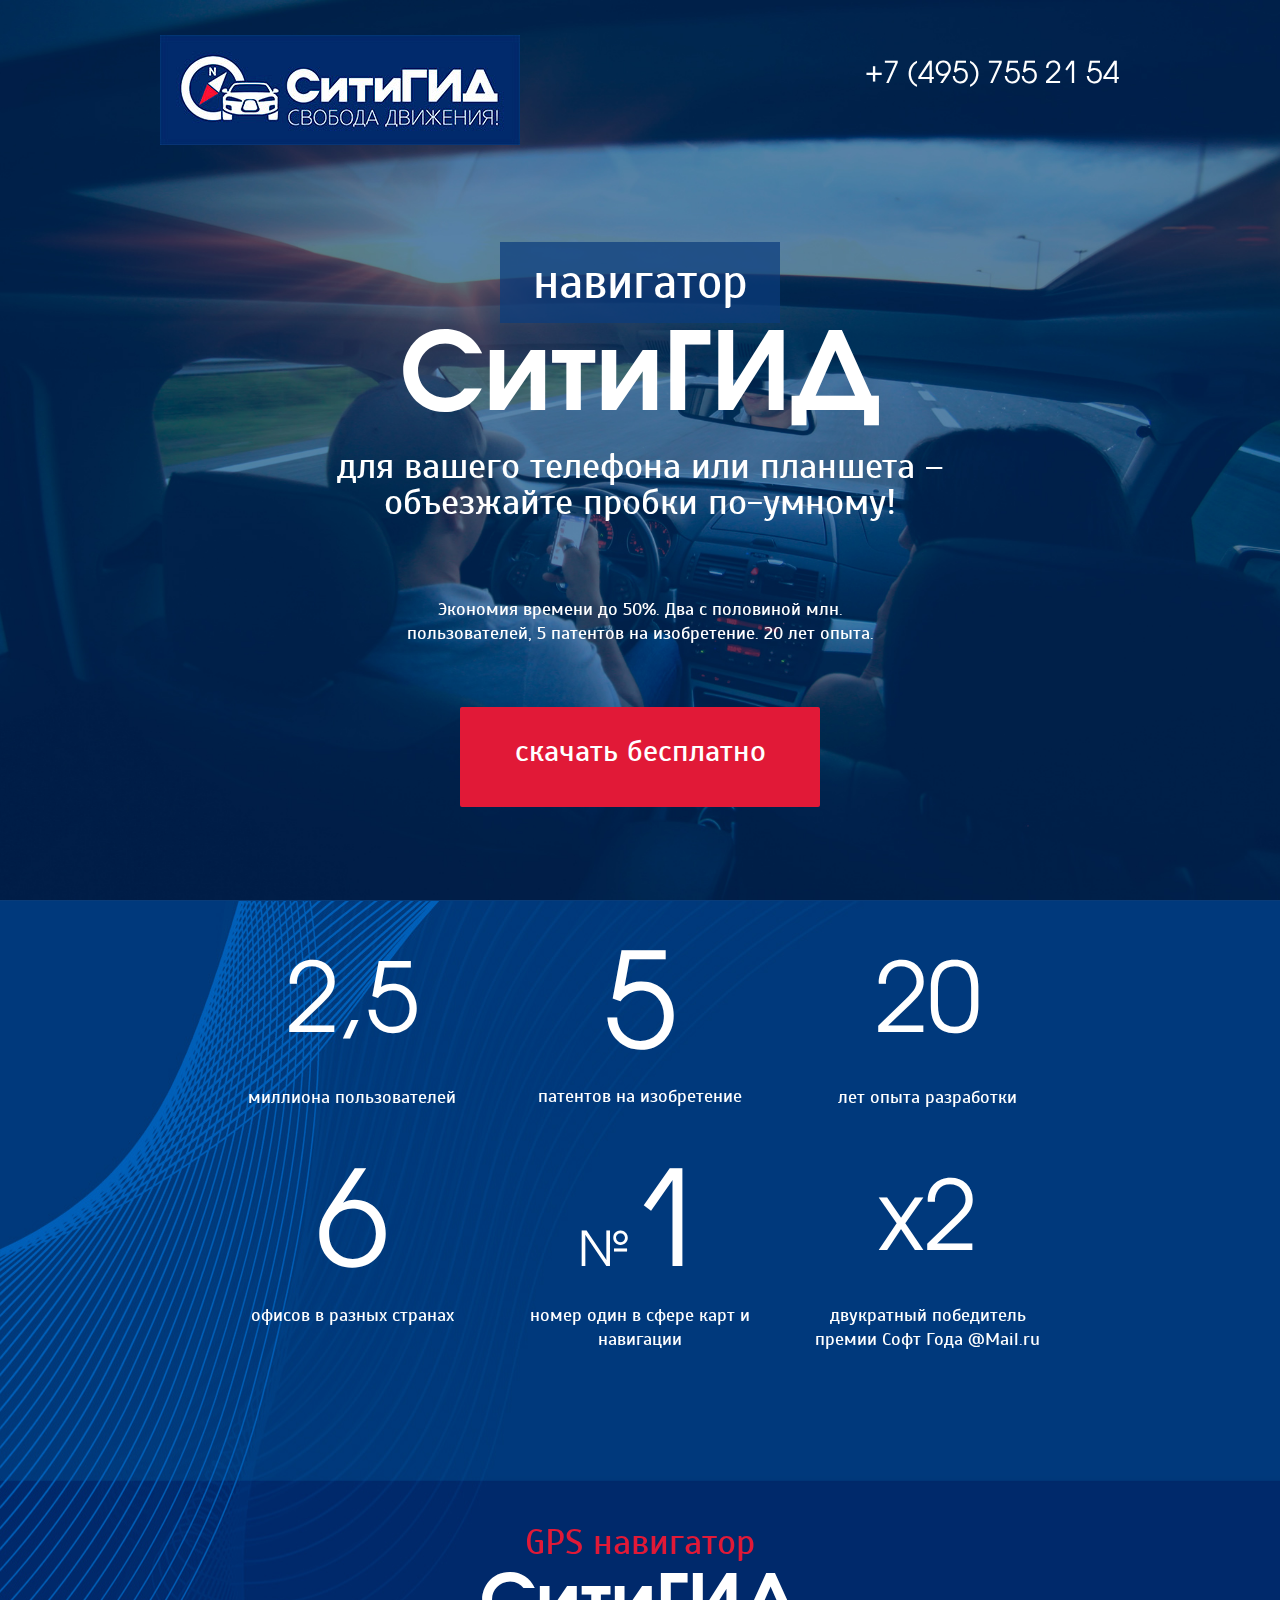
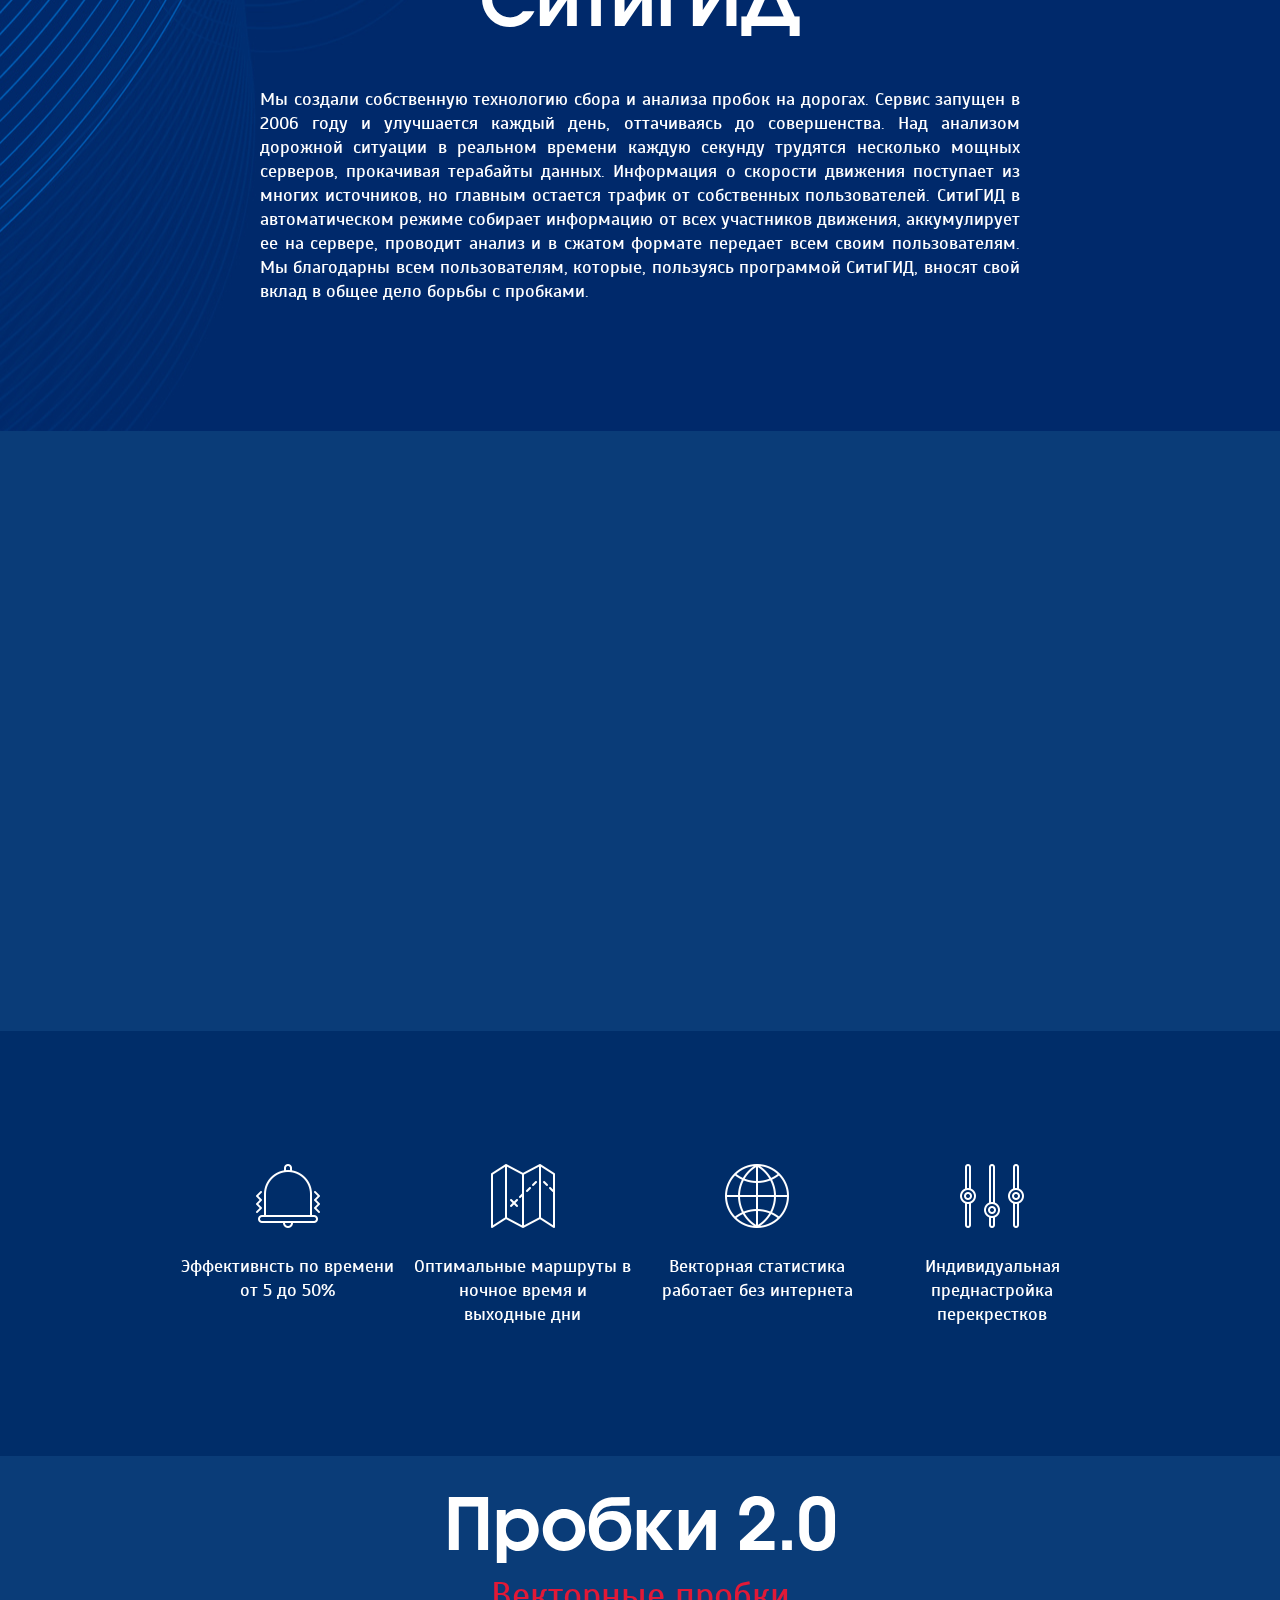
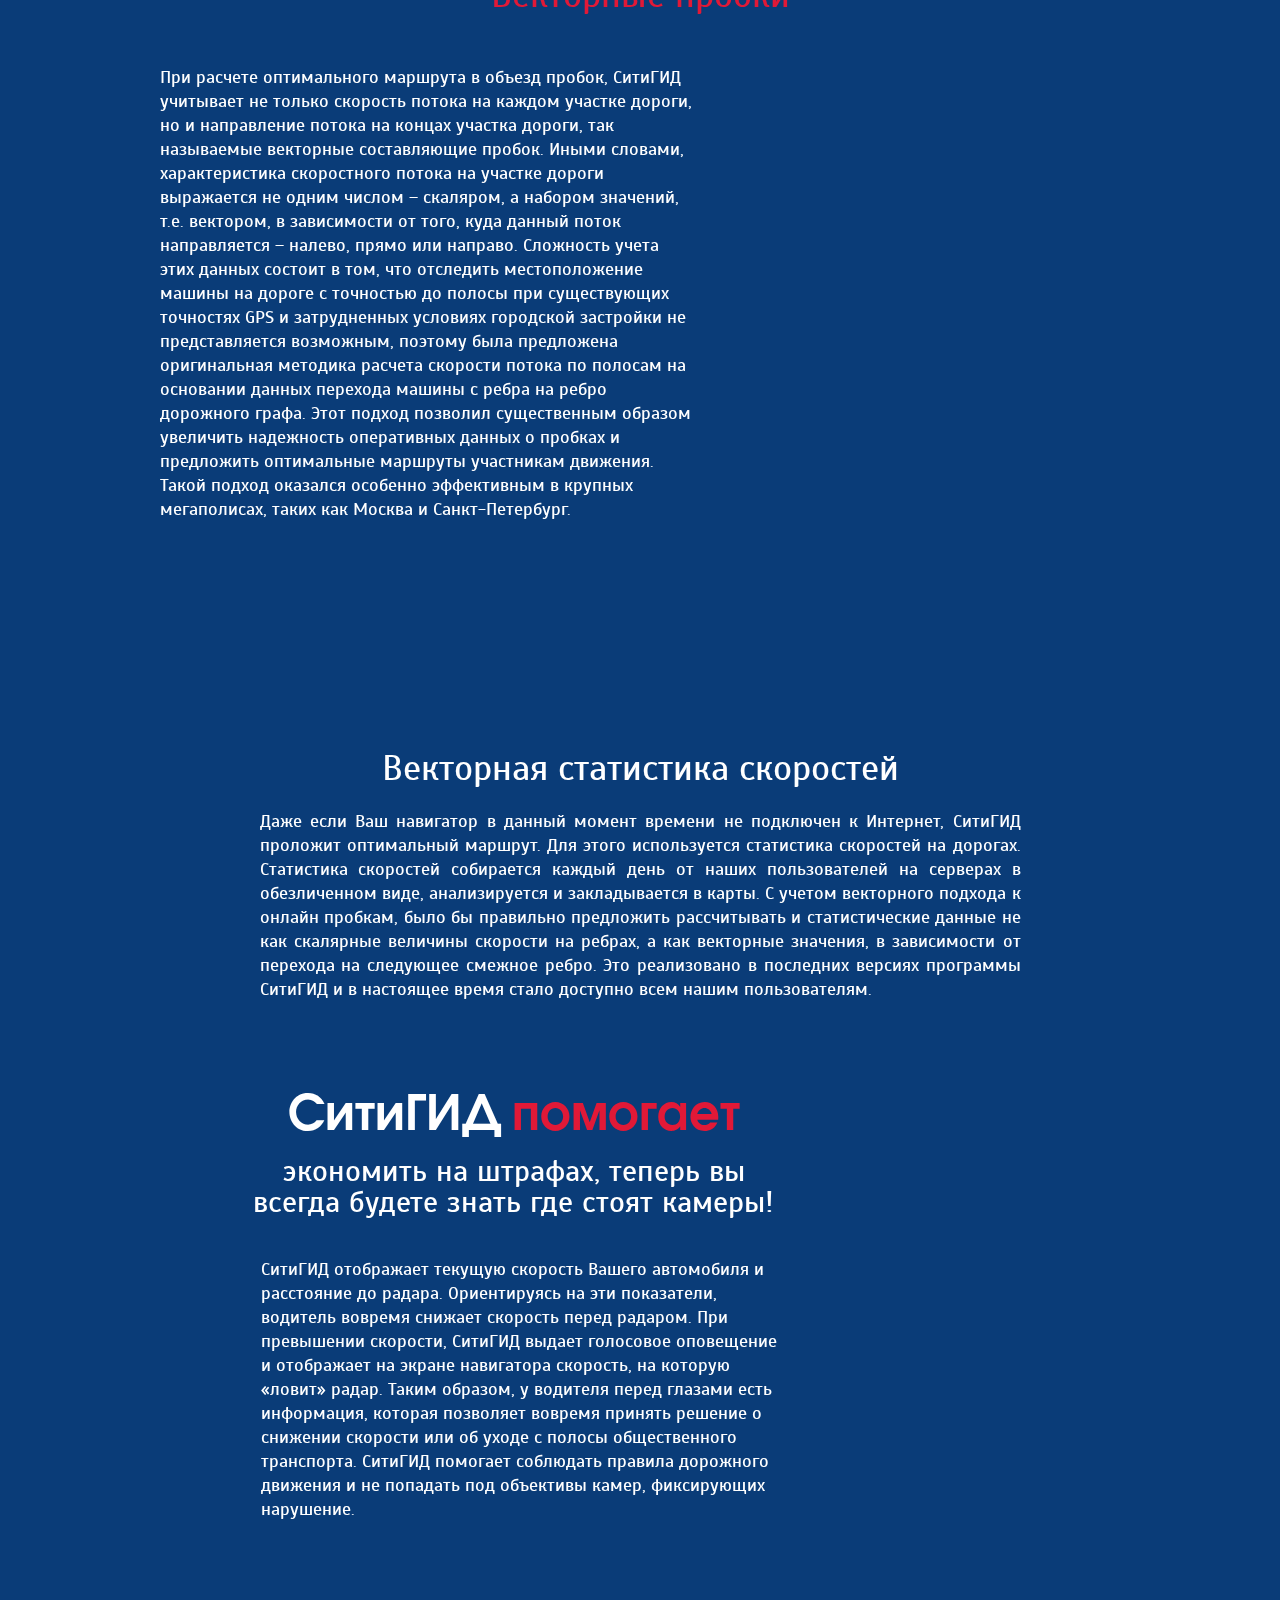
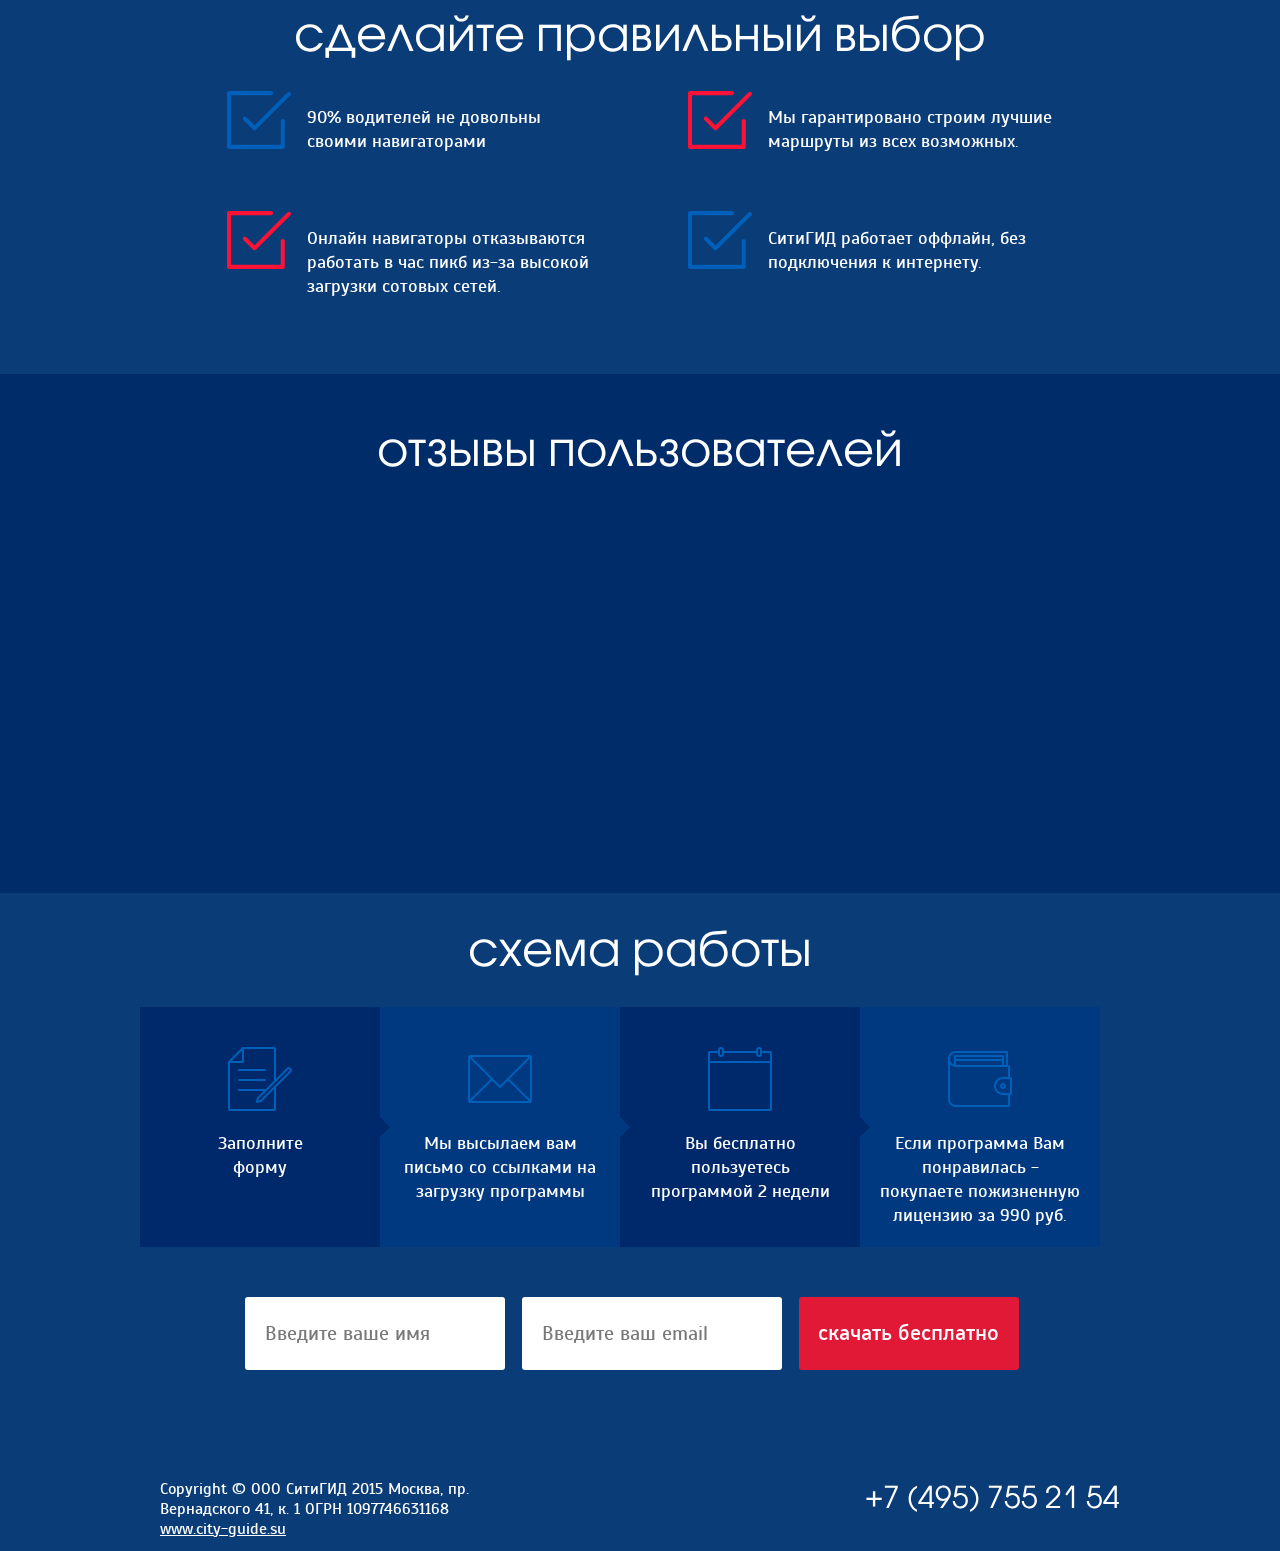
<file: lands/city/index.html>
﻿<!DOCTYPE html>
<html lang="ru" class="chrome">
<head>
	<meta charset="UTF-8">
	<meta name="viewport" content="width=device-width">
	<link rel="stylesheet" href="css/reset.css">
	<link rel="stylesheet" href="css/animate.css">
	<link rel="stylesheet" href="css/style.css">
	<title>СитиГид &ndash; забудьте про пробки!</title>
</head>
<body>
	<header>
		<div class="header parallax-window1" data-parallax="scroll" data-image-src="images/paral1.jpg" style="overflow:hidden;">
			<div class="container">
				<div class="logo_holder">
					<img src="images/logo.jpg" alt="">
				</div>
				<div class="head_phone">
					<a href="tel:+74957552154" class="phone">+7 (495) 755 21 54</a>
				</div>
				<div class="nav animated3 anim2">
					<span>навигатор</span>
				</div>
				<h1 class="anim2 animated1">Сити<span>гид</span></h1>
				<div class="nav_desc animated anim2">
					<span>для вашего телефона или планшета &ndash;<br>объезжайте пробки по-умному!</span>
				</div>
				<div class="works_head animated1 anim2">
					<p>Экономия времени до 50%. Два с половиной млн.<br>пользователей, 5 патентов на изобретение. 20 лет опыта.</p>
				</div>
				<a href="#download" class="btn first animated2 anim2">
					<span>скачать бесплатно</span>
				</a>
			</div>
		</div>
	</header>
	<main>
		<div class="works_desc">
			<div class="container">
				<ul class="works">
					<li>
						<div class="works_holder">
							<div>
								<span class="big">2,5</span>
								<p>миллиона пользователей</p>
							</div>
						</div>
					</li>
					<li>
						<div class="works_holder">
							<div>
								<span class="big bigger">5</span>
								<p>патентов на изобретение</p>
							</div>
						</div>						
					</li>
					<li>
						<div class="works_holder">
							<div>
								<span class="big">20</span>
								<p>лет опыта разработки</p>
							</div>
						</div>						
					</li>
					<li>
						<div class="works_holder">
							<div>
								<span class="big bigger">6</span>
								<p>офисов в разных странах</p>
							</div>
						</div>						
					</li>
					<li>
						<div class="works_holder">
							<div>
								<span class="big small">№</span><span class="big bigger">1</span>
								<p>номер один в сфере карт и навигации</p>
							</div>
						</div>						
					</li>
					<li>
						<div class="works_holder">
							<div>
								<span class="big">x2</span>
								<p>двукратный победитель премии Софт Года @Mail.ru</p>
							</div>
						</div>
					</li>
				</ul>
				<div class="gps_holder">
					<div class="red_title">
						<span>GPS навигатор</span>
					</div>
					<h3>Сити<span>гид</span></h3>
					<p>Мы создали собственную технологию сбора и анализа пробок на дорогах. Сервис запущен в 2006 году и улучшается каждый день, оттачиваясь до совершенства. Над анализом дорожной ситуации в реальном времени каждую секунду трудятся несколько мощных серверов, прокачивая терабайты данных. Информация о скорости движения поступает из многих источников, но главным остается трафик от собственных пользователей. СитиГИД в автоматическом режиме собирает информацию от всех участников движения, аккумулирует ее на сервере, проводит анализ и в сжатом формате передает всем своим пользователям. Мы благодарны всем пользователям, которые, пользуясь программой СитиГИД, вносят свой вклад в общее дело борьбы с пробками.</p>
				</div>
			</div>
		</div>
		<div class="phone_slider parallax-window2" data-parallax="scroll" data-image-src="images/paral2.jpg">
			<div class="container">
				<!-- <div class="phone_bg"> -->
					<div class="slider1_holder sl1 anim1">
						<ul class="slider1">
							<li>
								<img src="images/msk.png" alt="">
							</li>
							<li>
								<img src="images/sp.png" alt="">
							</li>
						</ul>
					</div>
					<ul class="controls_cust">
						<li class="prev_cast prev anim2"></li>
						<li class="next_cast next anim2"></li>
					</ul>
				<!-- </div> -->
			</div>
		</div>
		<div class="advantages">
			<div class="container">
				<ul class="advantages_list">
					<li>
						<div class="adv_holder">
							<div>
								<img src="images/icon1.png" height="64" width="64" alt="">
								<p>Эффективнсть по времени от 5 до 50%</p>
							</div>
						</div>
					</li>
					<li>
						<div class="adv_holder">
							<div>
								<img src="images/icon2.png" height="64" width="64" alt="">
								<p>Оптимальные маршруты в ночное время и<br>выходные дни</p>
							</div>
						</div>
					</li>
					<li>
						<div class="adv_holder">
							<div>
								<img src="images/icon3.png" height="64" width="64" alt="">
								<p>Векторная статистика работает без интернета</p>
							</div>
						</div>
					</li>
					<li>
						<div class="adv_holder">
							<div>
								<img src="images/icon4.png" height="64" width="64" alt="">
								<p>Индивидуальная преднастройка перекрестков</p>
							</div>
						</div>
					</li>
				</ul>
			</div>
		</div>
		<div class="traffic_jams">
			<div class="container">
				<h3>Пробки 2.0</h3>
				<div class="red_title">
					<span>Векторные пробки</span>
				</div>
				<div class="jam_text">
					<p>При расчете оптимального маршрута в объезд пробок, СитиГИД учитывает не только скорость потока на каждом участке дороги, но и направление потока на концах участка дороги, так называемые векторные составляющие пробок. Иными словами, характеристика скоростного потока на участке дороги выражается не одним числом – скаляром, а набором значений, т.е. вектором, в зависимости от того, куда данный поток направляется – налево, прямо или направо. Сложность учета этих данных состоит в том, что отследить местоположение машины на дороге с точностью до полосы при существующих точностях GPS и затрудненных условиях городской застройки не представляется возможным, поэтому была предложена оригинальная методика расчета скорости потока по полосам на основании данных перехода машины с ребра на ребро дорожного графа. Этот подход позволил существенным образом увеличить надежность оперативных данных о пробках и предложить оптимальные маршруты участникам движения. Такой подход оказался особенно эффективным в крупных мегаполисах, таких как Москва и Санкт-Петербург.</p>
				</div>
				<a href="#download" class="btn second animated4 anim2">
					<span>скачать бесплатно</span>
				</a>
			</div>
			<div class="img1_holder anim1 right1">
				<div>
					<img src="images/img1.png" alt="">
				</div>					
			</div>
		</div>
		<div class="vector_graph parallax-window3" data-parallax="scroll" data-image-src="images/paral3.jpg">
			<div class="container">
				<h4>Векторная статистика скоростей</h4>
				<div class="vector_text">
					<p>Даже если Ваш навигатор в данный момент времени не подключен к Интернет, СитиГИД проложит оптимальный маршрут. Для этого используется статистика скоростей на дорогах. Статистика скоростей собирается каждый день от наших пользователей на серверах в обезличенном виде, анализируется и закладывается в карты. С учетом векторного подхода к онлайн пробкам, было бы правильно предложить рассчитывать и статистические данные не как скалярные величины скорости на ребрах, а как векторные значения, в зависимости от перехода на следующее смежное ребро. Это реализовано в последних версиях программы СитиГИД и в настоящее время стало доступно всем нашим пользователям.</p>
				</div>
			</div>
		</div>
		<div class="help">
			<div class="container">
				<div class="help_title">
					<span>Сити<span>гид</span> <span class="red">помогает</span></span>
					<span>экономить на штрафах, теперь вы<br>всегда будете знать где стоят камеры!</span>
				</div>
				<div class="help_text">
					<p>СитиГИД отображает текущую скорость Вашего автомобиля и расстояние до радара. Ориентируясь на эти показатели, водитель вовремя снижает скорость перед радаром. При превышении скорости, СитиГИД выдает голосовое оповещение и отображает на экране навигатора скорость, на которую «ловит» радар. Таким образом, у водителя перед глазами есть информация, которая позволяет вовремя принять решение о снижении скорости или об уходе с полосы общественного транспорта. СитиГИД помогает соблюдать правила дорожного движения и не попадать под объективы камер, фиксирующих нарушение.</p>
				</div>
			</div>
			<div class="img2_holder anim1 right1">
				<div>
					<img src="images/new.jpg" height="425" width="520" alt="">
				</div>
			</div>
		</div>
		<div class="choice" data-parallax="scroll" data-image-src="images/paral4.jpg">
			<div class="container">
				<div class="choice_title">
					<span>сделайте правильный выбор</span>
				</div>
				<ul class="choice_list">
					<li>
						<img src="images/blue.png" height="58" width="64" alt="">
						<div class="ch_text">
							<p>90% водителей не довольны своими навигаторами</p>
						</div>							
					</li>
					<li>
						<img src="images/red.png" height="58" width="64" alt="">
						<div class="ch_text">
							<p>Мы гарантировано строим лучшие маршруты из всех возможных.</p>
						</div>							
					</li>
					<li>
						<img src="images/red.png" height="58" width="64" alt="">
						<div class="ch_text">
							<p>Онлайн навигаторы отказываются работать в час пикб из-за высокой загрузки сотовых сетей.</p>
						</div>							
					</li>
					<li>
						<img src="images/blue.png" height="58" width="64" alt="">
						<div class="ch_text">
							<p>СитиГИД работает оффлайн, без подключения к интернету.</p>
						</div>							
					</li>
				</ul>
			</div>
		</div>
		<div class="rates" style="overflow: hidden;">
			<div class="container2">
				<div class="choice_title">
					<span>отзывы пользователей</span>
				</div>
				<div class="rates_slider sl2 anim1">
					<ul class="slider2">
						<li>
							<div class="ava_holder">
								<div>
									<img src="images/op_1.png" height="140" width="140" alt="">
								</div>								
							</div>							
							<div class="rate_text">
								<p>Хочу сказать спасибо разработчикам программы. На прошлой неделе, в понедельник-вторник, довелось впервые поездить по Питеру за рулем. Надо отдать должное программе - не стоял ни в одной пробке. Ситигид водил мимо заторов глухими закоулками, приходилось иногда зеркала складывать, чтобы проехать. Таких задворок Питера я и не ожидал посмотреть. Ну так даже интереснее получилось. В целом - молодцы, так держать!</p>
							</div>
						</li>
						<li>
							<div class="ava_holder">
								<div>
									<img src="images/op_2.png" height="140" width="140" alt="">
								</div>								
							</div>							
							<div class="rate_text">
								<p>Хочу сказать спасибо разработчикам программы. На прошлой неделе, в понедельник-вторник, довелось впервые поездить по Питеру за рулем. Надо отдать должное программе - не стоял ни в одной пробке. Ситигид водил мимо заторов глухими закоулками, приходилось иногда зеркала складывать, чтобы проехать. Таких задворок Питера я и не ожидал посмотреть. Ну так даже интереснее получилось. В целом - молодцы, так держать!</p>
							</div>
						</li>
						<li>
							<div class="ava_holder">
								<div>
									<img src="images/op_3.png" height="140" width="140" alt="">
								</div>								
							</div>							
							<div class="rate_text">
								<p>Хочу сказать спасибо разработчикам программы. На прошлой неделе, в понедельник-вторник, довелось впервые поездить по Питеру за рулем. Надо отдать должное программе - не стоял ни в одной пробке. Ситигид водил мимо заторов глухими закоулками, приходилось иногда зеркала складывать, чтобы проехать. Таких задворок Питера я и не ожидал посмотреть. Ну так даже интереснее получилось. В целом - молодцы, так держать!</p>
							</div>
						</li>
						<li>
							<div class="ava_holder">
								<div>
									<img src="images/op_4.png" height="140" width="140" alt="">
								</div>								
							</div>							
							<div class="rate_text">
								<p>Хочу сказать спасибо разработчикам программы. На прошлой неделе, в понедельник-вторник, довелось впервые поездить по Питеру за рулем. Надо отдать должное программе - не стоял ни в одной пробке. Ситигид водил мимо заторов глухими закоулками, приходилось иногда зеркала складывать, чтобы проехать. Таких задворок Питера я и не ожидал посмотреть. Ну так даже интереснее получилось. В целом - молодцы, так держать!</p>
							</div>
						</li>
					</ul>
				</div>
				<div class="sl2_controls">
					<div class="sl2-prev prev anim2"></div>
					<div class="sl2-pager pager anim2"></div>
					<div class="sl2-next next anim2"></div>
				</div>
			</div>
		</div>
		<div class="work_scheme parallax-window4" data-parallax="scroll" data-image-src="images/paral5.jpg">
			<div class="container2">
				<div class="choice_title">
					<span>схема работы</span>
				</div>
				<ul class="scheme">
					<li>
						<div class="scheme_img">
							<div>
								<img src="images/ic1.png" height="64" width="64">
							</div>
						</div>
						<div class="scheme_text">
							<p>Заполните<br>форму</p>
						</div>						
					</li>
					<li>
						<div class="scheme_img">
							<div>
								<img src="images/ic2.png" height="48" width="64">
							</div>
						</div>
						<div class="scheme_text">
							<p>Мы высылаем вам письмо со ссылками на загрузку программы</p>
						</div>						
					</li>
					<li>
						<div>
							<div class="scheme_img">
								<div>
									<img src="images/ic3.png" height="64" width="64">
								</div>
							</div>
							<div class="scheme_text">
								<p>Вы бесплатно пользуетесь программой 2 недели</p>
							</div>
						</div>	
					</li>
					<li>
					<div>
						<div class="scheme_img">
							<div>
								<img src="images/ic4.png" height="56" width="64">
							</div>
						</div>
						<div class="scheme_text">
							<p>Если программа Вам понравилась - покупаете пожизненную лицензию за 990 руб.</p>
						</div>
					</div>
					</li>
				</ul>
				<form id="download"  action="send-order.php" method="post" class="order">				
					<div class="form">						
						<div class="item">
							<input type="text" name="name" placeholder="Введите ваше имя">
						</div>
						<div class="item">
							<input type="email" name="email" placeholder="Введите ваш email">
						</div>						
						<div class="item_bt">
							<button type="submit">скачать бесплатно</button>
						</div>					
					</div>					
				</form>
			</div>
		</div>
	</main>
	<footer>
		<section>
			<div class="container">
				<div class="copyright">
					<span>Copyright &copy; ООО СитиГИД 2015 Москва, пр. Вернадского 41, к. 1 ОГРН 1097746631168</span><br>
					<a href="http://www.city-guide.su/" target="blank">www.city-guide.su</a>
				</div>
				<div class="foot_phone">
					<a href="tel:+74957552154" class="phone">+7 (495) 755 21 54</a>
				</div>
			</div>
		</section>
	</footer>
	<script type="text/javascript" src="js/jquery-2.1.3.min.js"></script>
	<script type="text/javascript" src="js/parallax.min.js"></script>
	<script type="text/javascript" src="js/jquery.bxslider.min.js"></script>
	<script type="text/javascript" src="js/jquery.maskedinput.min.js"></script>
	<script type="text/javascript" src="js/plugins-scroll.js"></script>
	<script type="text/javascript" src="js/jquery.form.min.js"></script>
	<script type="text/javascript" src="js/main.js"></script>
</body>
</html>
</file>
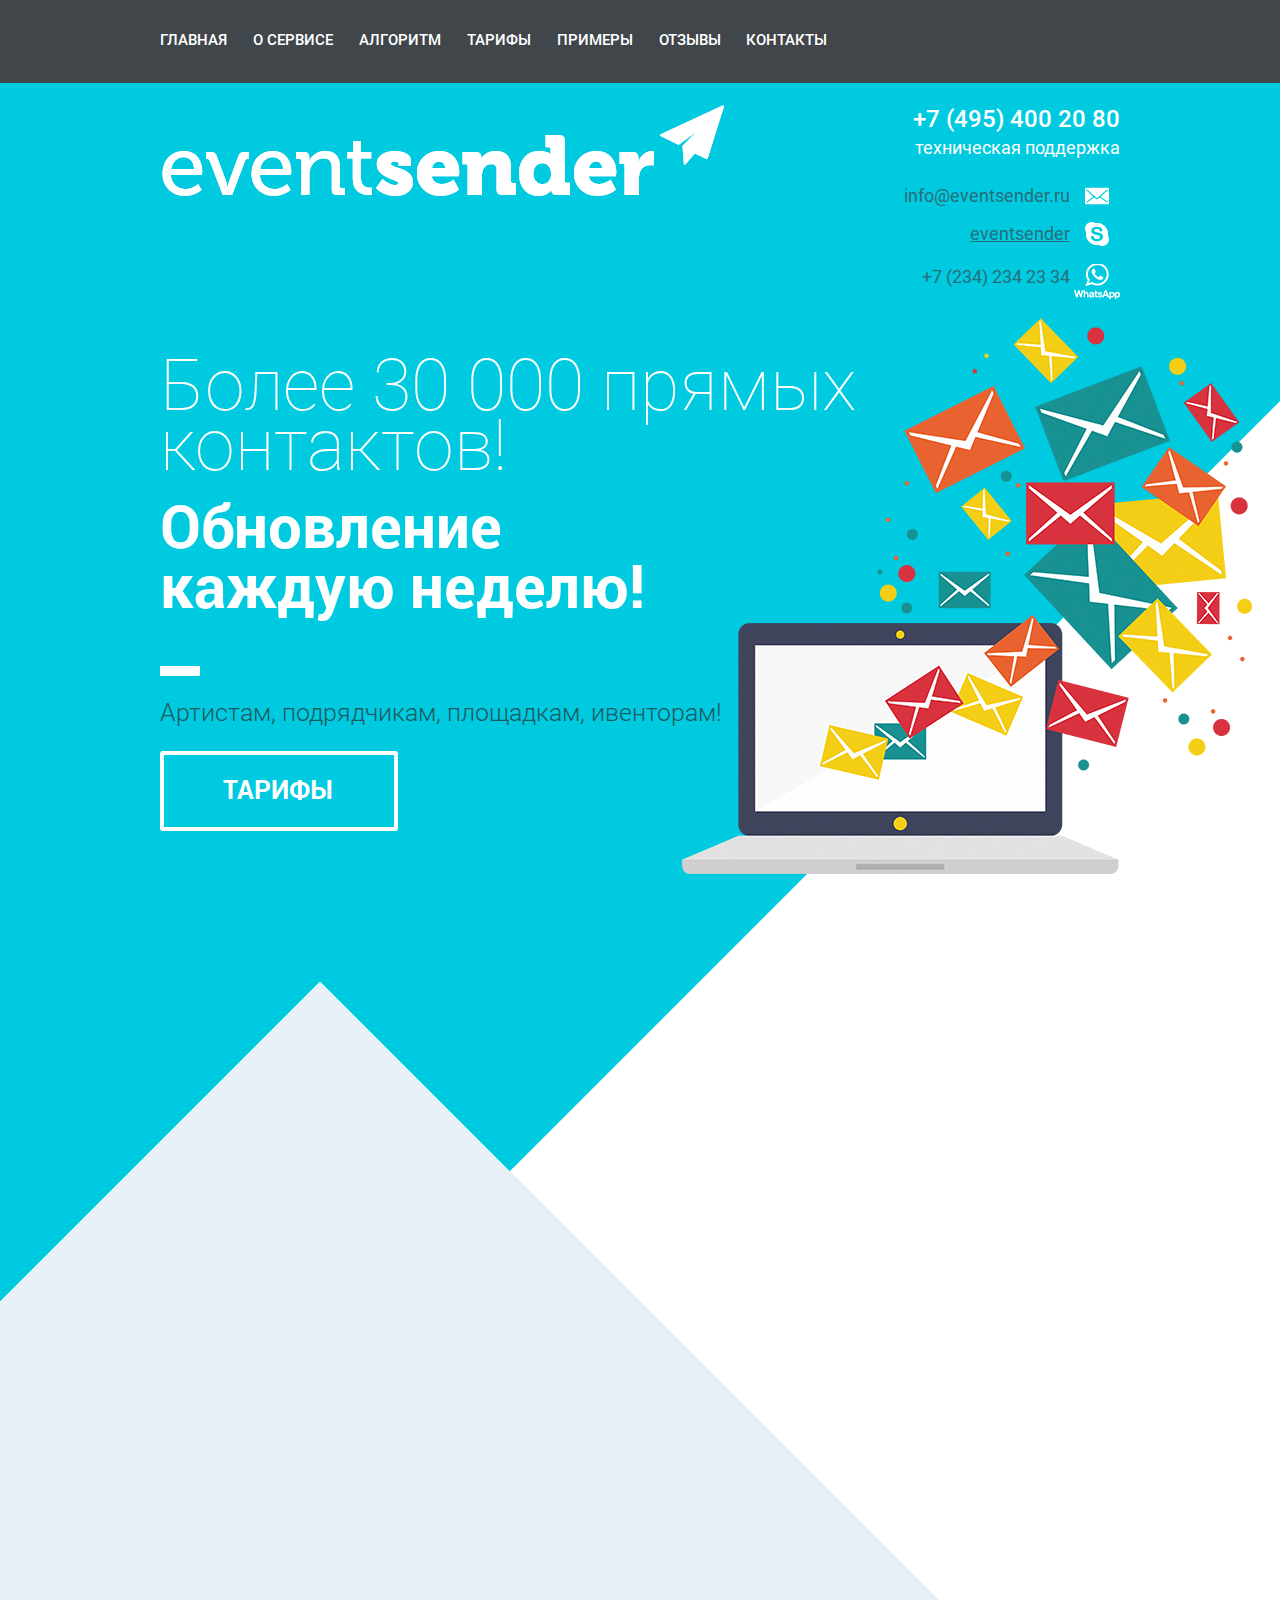
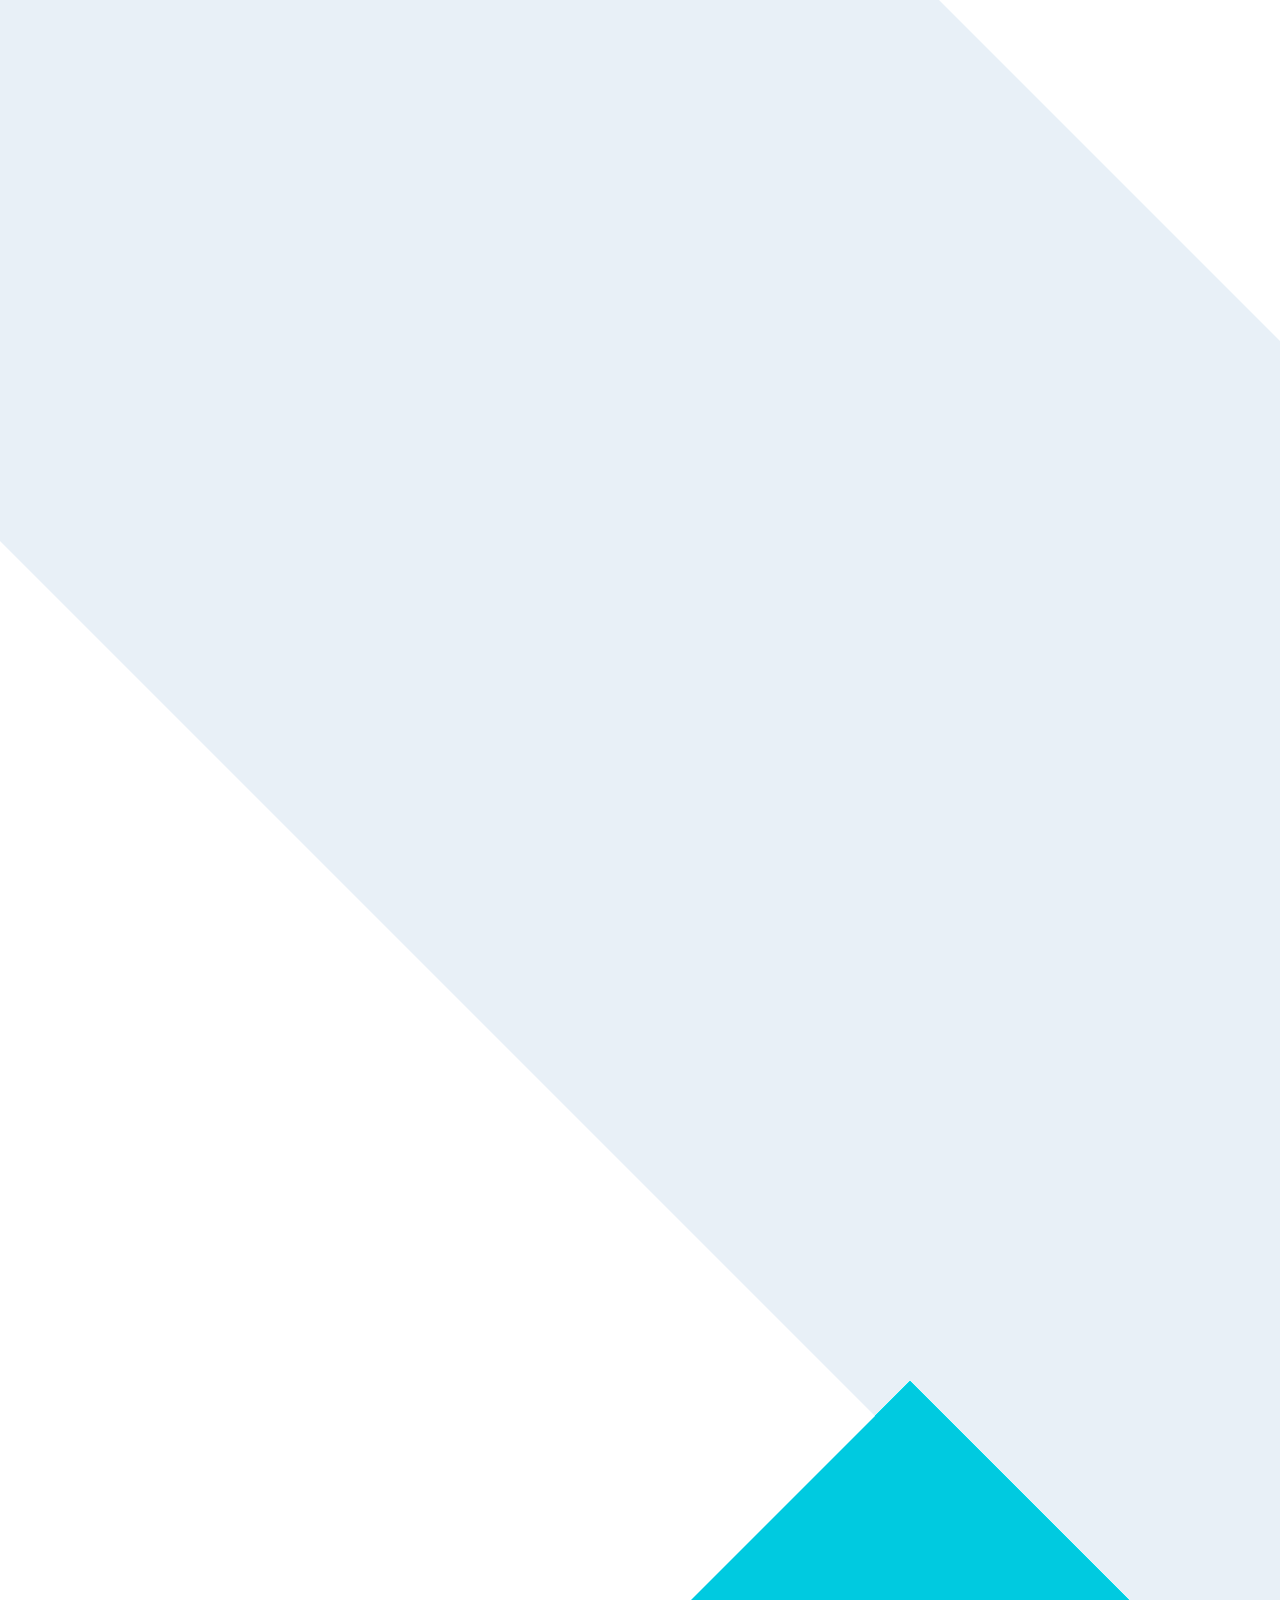
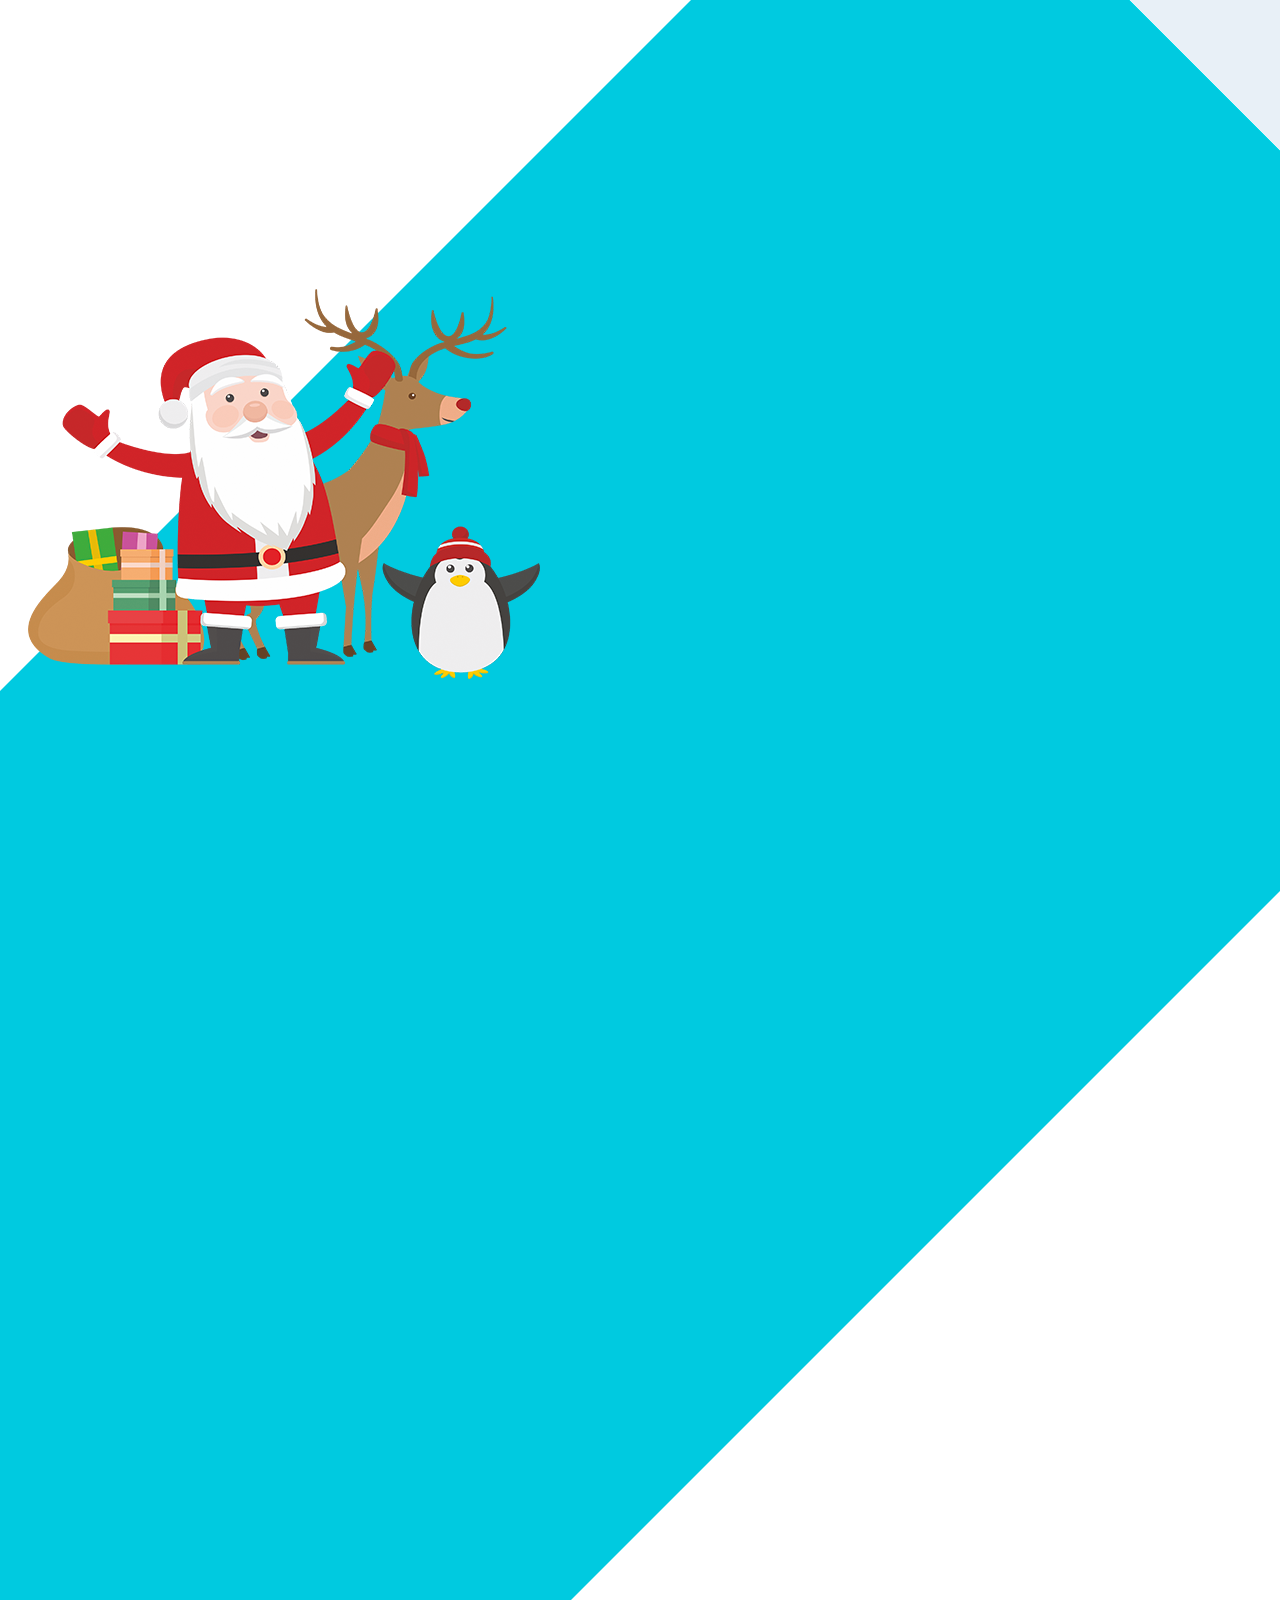
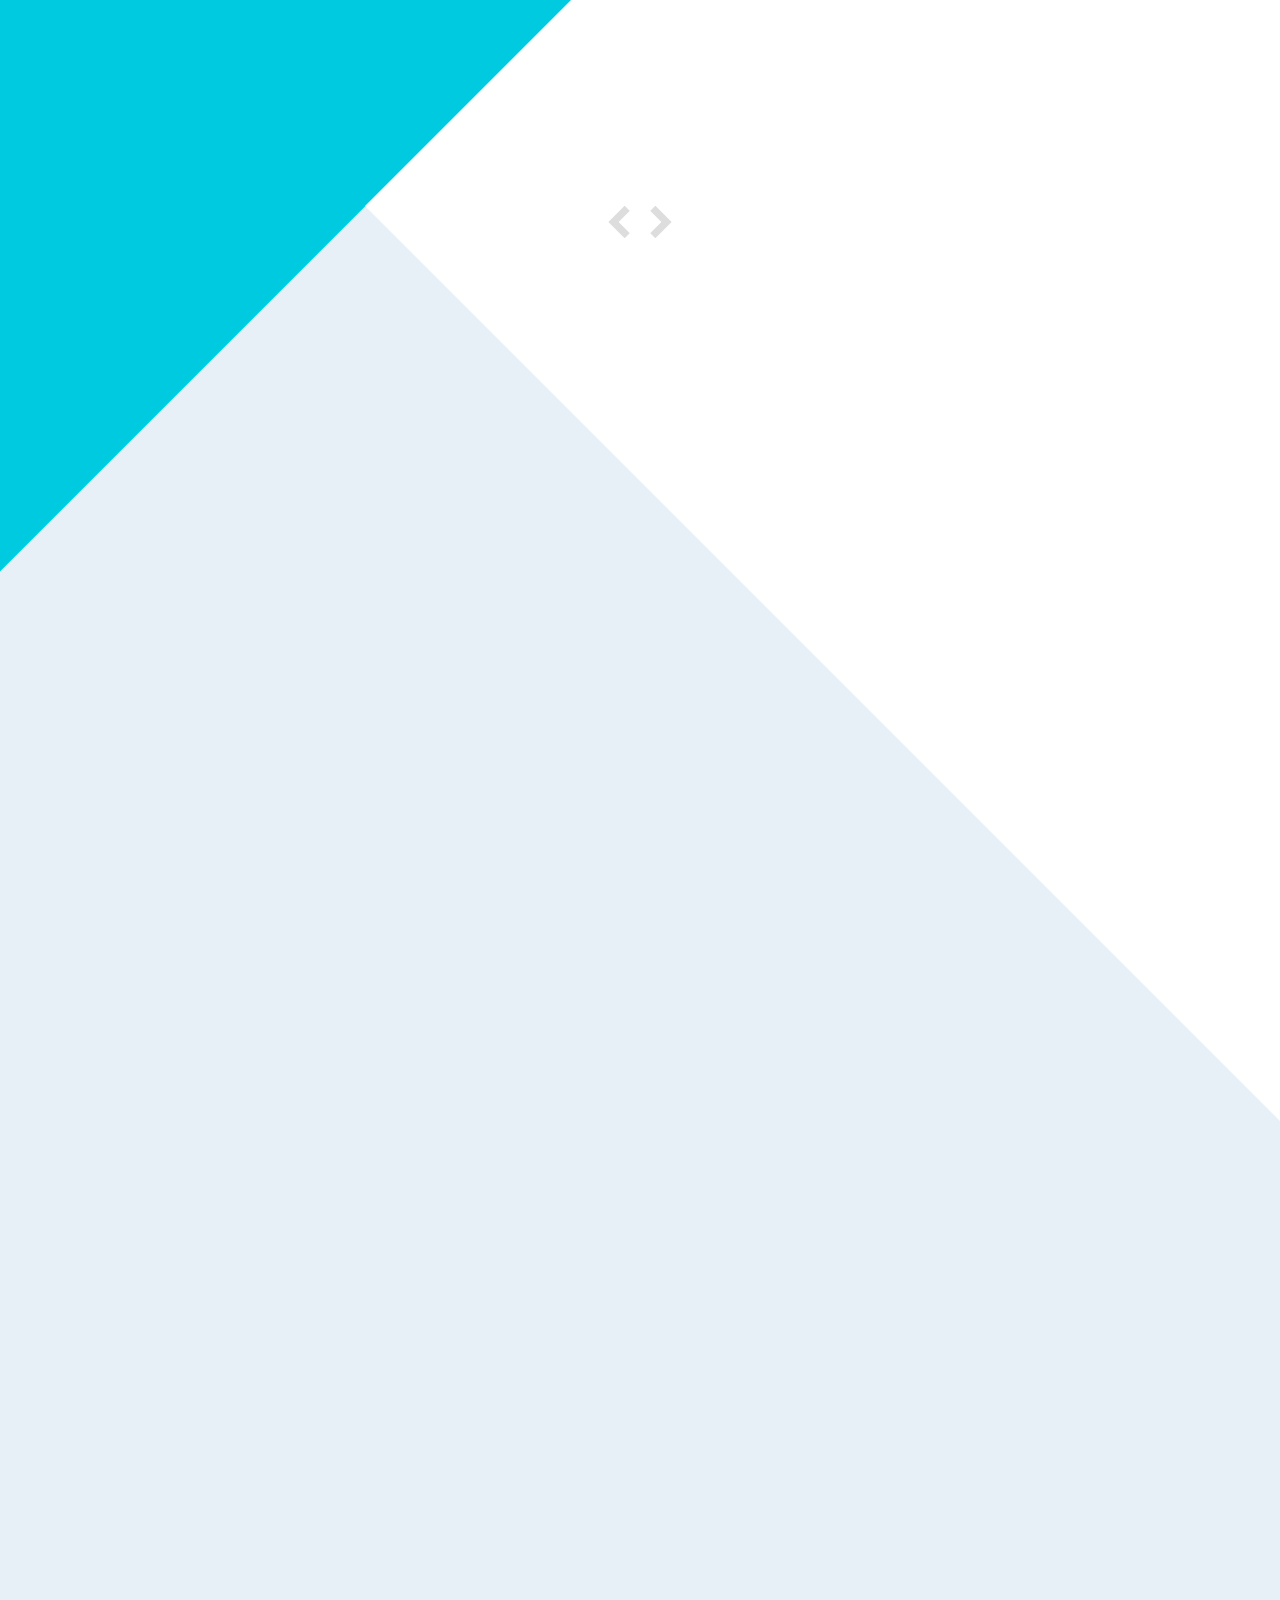
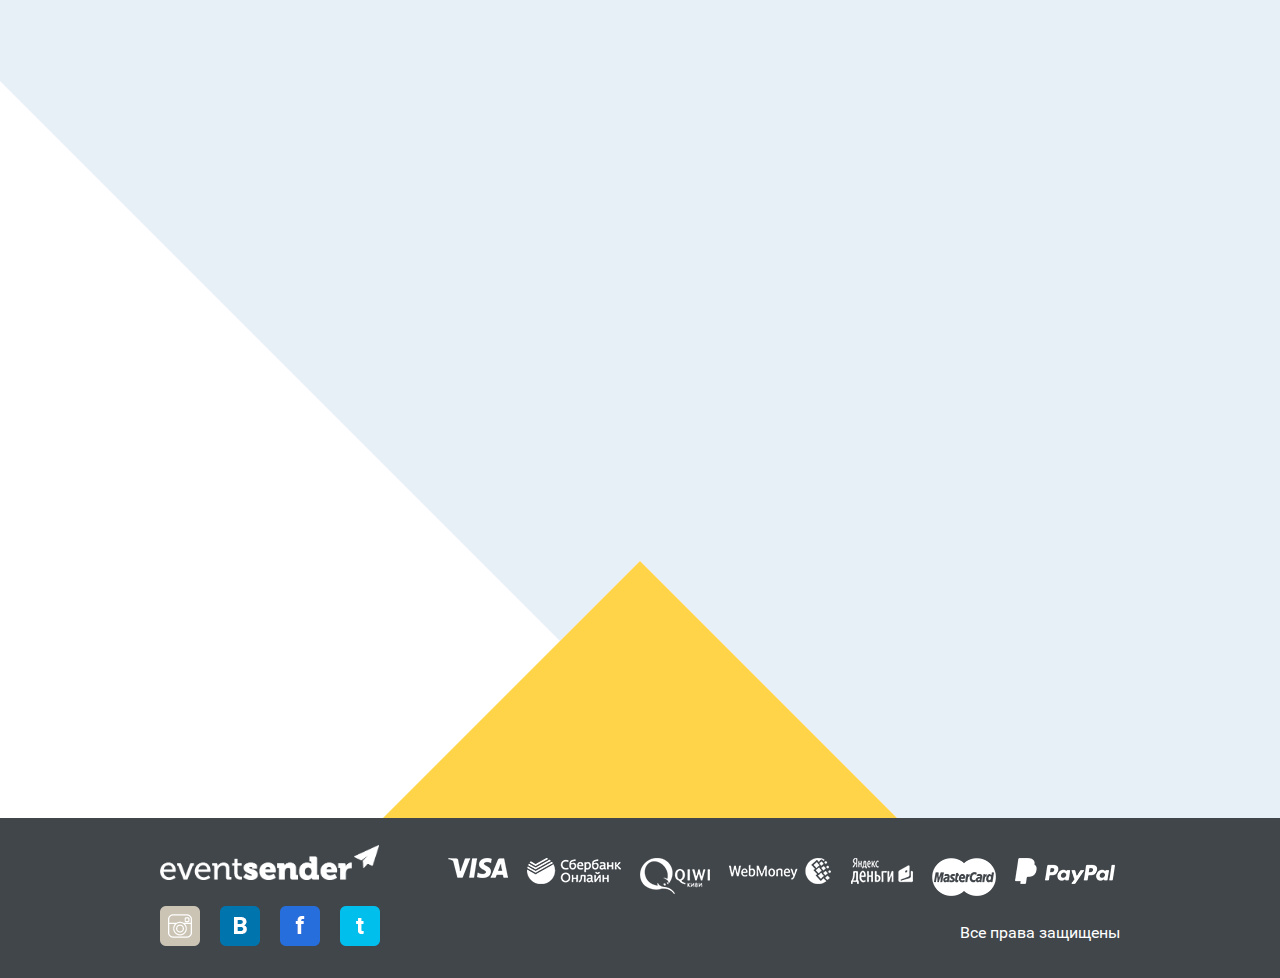
<file: lands/event/index.html>
﻿<!DOCTYPE html>
<html lang="ru">
<head>
	<meta charset="UTF-8">
	<meta name="viewport" content="width=device-width">
	<link rel="stylesheet" href="css/reset.css">
	<link rel="stylesheet" href="css/animate.css">
	<link href="fancybox/jquery.fancybox.css" rel="stylesheet" />
	<link href="fancybox/helpers/jquery.fancybox-thumbs.css" rel="stylesheet" />
	<link rel="stylesheet" href="css/style.css">
	<script type="text/javascript" src="js/jquery-2.1.3.min.js"></script>
	<script type="text/javascript" src="js/jquery.bxslider.min.js"></script>
	<script type="text/javascript" src="js/jquery.maskedinput.min.js"></script>
	<script type="text/javascript" src="fancybox/jquery.fancybox.js"></script>
	<script type="text/javascript" src="fancybox/jquery.fancybox.pack.js"></script>
	<script type="text/javascript" src="fancybox/jquery.mousewheel.pack.js"></script>
	<script type="text/javascript" src="fancybox/helpers/jquery.fancybox-thumbs.js"></script>
	<script type="text/javascript" src="js/plugins-scroll.js"></script>
	<script type="text/javascript" src="js/scroll.anchor.js"></script>
	<script type="text/javascript" src="js/main.js"></script>
	<title>eventsender.ru</title>
</head>
<body>
	<header class="header-stat">
	<div class="container2">
		<ul class="main-menu">
			<li><span class="first">Главная</span></li>
			<li><span class="second">О сервисе</span></li>
			<li><span class="third">Алгоритм</span></li>
			<li><span class="fourth">Тарифы</span></li>
			<li><span class="fifth">Примеры</span></li>
			<li><span class="sixth">Отзывы</span></li>
			<li><span class="seventh">Контакты</span></li>
		</ul>
	</div>
	</header>
	<main>
		<div class="main_bg">
			<section id="head" class="head_desc">
				<div class="container2 clearfix">
					<div class="logo_holder logAnim">
						<img src="images/logo.png">
					</div>
					<div class="head_contacts">
						<div class="contacts1">
							<span class="phone">+7 (495) 400 20 80</span>
							<span class="tech_btn">техническая поддержка</span>
						</div>
						<ul class="soc_contacts">
							<li class="email"><span>info@eventsender.ru</span></li>
							<li class="skype">
							<script type="text/javascript" src="http://cdn.dev.skype.com/uri/skype-uri.js"></script><a href="skype:eventsender?call">eventsender</a>
							</li>
							<li class="whats"><span>+7 (234) 234 23 34</span></li>
						</ul>
					</div>
				</div>
				<div class="container1">
					<div class="container2">
						<div class="names_holder">
							<ul class="main_names">
								<li>
									<span>Более 30 000 прямых контактов!</span>
									<span>Обновление<br>каждую неделю!</span>
								</li>
								<li>
									<span class="name_fix">Принимайте звонки,<br>письма и заказы<br>уже сегодня!</span>
								</li>
								<li>
									<span>Расширьте географию ваших услуг!</span>
									<span>Рассылка<br>по всей России!</span>
								</li>
							</ul>
						</div>
						<div class="line_w zoom1"></div>
						<span class="artists">Артистам, подрядчикам, площадкам, ивенторам!</span>
						<div class="btn1 fourth">
							<span>Тарифы</span>
						</div>
					</div>
					<div class="img1_holder logAnimB">
						<img src="images/img1.png">
					</div>
				</div>	
			</section>
			<section id="service" class="service">
				<div class="container1">
					<div class="container2">
						<div class="serv_holder">
							<h3 class="animated1">О сервисе</h3>
							<div class="line_b zoom"></div>
							<ul class="serv_list fade6">
								<li><span>Красивые макеты писем</span></li>
								<li class="li2"><span>Прозрачная статистика и отчетность</span></li>
								<li class="li3"><span>Расширяйте географию вашей деятельности</span></li>
								<li class="li4"><span>Высочайшая доставляемость рассылок</span></li>
								<li class="li5"><span>Бесплатные консультации маркетолога</span></li>
								<li class="li6"><span>Более 30 00 прямых контактов</span></li>
							</ul>
						</div>
					</div>
					<div class="img2_holder animated">
						<img src="images/img2.png">
					</div>
				</div>
			</section>
			<section id="algorithm" class="algorithm">
				<div class="container1">
					<div class="container2">
						<div class="alg_holder">
							<h3 class="animated">Алгоритм</h3>
							<div class="line_g zoom"></div>
							<ul class="alg_list fade6">
								<li><div class="numb_li">1</div><span>Вы выбираете и оплачиваете тариф</span></li>
								<li><div class="numb_li">2</div><span>Высылаете материалы и пожелания по рассылке</span></li>
								<li><div class="numb_li">3</div><span>Высылаете материалы и пожелания по рассылке</span></li>
								<li><div class="numb_li">4</div><span>Высылаете материалы и пожелания по рассылке</span></li>
								<li><div class="numb_li">5</div><span>Высылаете материалы и пожелания по рассылке</span></li>
								<li><div class="numb_li">6</div><span>Высылаете материалы и пожелания по рассылке</span></li>
							</ul>
						</div>
					</div>
					<div class="img3_holder animated1">
						<img src="images/img3.png">
					</div>
				</div>
			</section>
			<section id="rates" class="rates">
				<div class="container2">
					<div class="rate_name">
						<h3 class="animated3">Тарифы</h3>
						<div class="line_g zoom"></div>
					</div>
					<ul class="event clearfix">
						<li class="fade1">
							<div class="ev_top">
								<span>Ивенторы</span>
							</div>
							<div class="ev_name">
								<span>Москва и МО</span>
								<span>Вся Россия</span>
							</div>
							<ul class="ev_price">
								<li><span>9000</span></li>
								<li><span>14 000</span></li>
							</ul>
							<div class="ev_desc">
								<span>Event агенства и организаторы HR и PR сотрудники крупных<br>компаний</span>
							</div>
							<div class="btn_ev eight">
								<span>Заказать</span>
							</div>
						</li>
						<li class="fade2">
							<div class="ev_top">
								<span>Ивенторы</span>
							</div>
							<div class="ev_name">
								<span>Москва и МО</span>
								<span>Вся Россия</span>
							</div>
							<ul class="ev_price">
								<li><span>9000</span></li>
								<li><span>14 000</span></li>
							</ul>
							<div class="ev_desc">
								<span>Event агенства и организаторы HR и PR сотрудники крупных<br>компаний</span>
							</div>
							<div class="btn_ev eight">
								<span>Заказать</span>
							</div>
						</li>
						<li class="fade3">
							<div class="ev_top">
								<span>Ивенторы</span>
							</div>
							<div class="ev_name">
								<span>Москва и МО</span>
								<span>Вся Россия</span>
							</div>
							<ul class="ev_price">
								<li><span>9000</span></li>
								<li><span>14 000</span></li>
							</ul>
							<div class="ev_desc">
								<span>Event агенства и организаторы HR и PR сотрудники крупных<br>компаний</span>
							</div>
							<div class="btn_ev eight">
								<span>Заказать</span>
							</div>
						</li>
					</ul>
					<ul class="event ev_or">
						<li class="fade4">
							<div class="ev_top">
								<span>Ивенторы</span>
							</div>
							<div class="ev_name">
								<span>Вся Россия</span>
							</div>
							<ul class="ev_price">
								<li>
									<span>14 000</span>
									<span class="old_price">20 000</span>
								</li>
							</ul>
							<div class="ev_desc">
								<span>Event агенства и организаторы HR и PR сотрудники крупных<br>компаний</span>
							</div>
							<div class="btn_ev eight">
								<span>Заказать</span>
							</div>
						</li>
						<li class="fade5">
							<div class="ev_top">
								<span>Ивенторы</span>
							</div>
							<div class="ev_name">
								<span>Вся Россия</span>
							</div>
							<ul class="ev_price">
								<li>
									<span>Бесплатно*</span>
									<span class="test_none">*Мы имеем право отказать в тест-драйве</span>
								</li>
							</ul>
							<div class="ev_desc">
								<span>Event агенства и организаторы HR и PR сотрудники крупных<br>компаний</span>
							</div>
							<div class="btn_ev eight">
								<span>Заказать</span>
							</div>
						</li>
					</ul>
				</div>
			</section>
			<section class="new_year">
				<div class="container1">
					<div class="container2 year_purp">
						<h3 class="year1">Предновогодняя акция</h3>
						<div class="line_w zoom"></div>
						<div class="year_name year2">
							<span>Закажи рассылку</span>
							<span>по всей базе за</span>
						</div>
						<div>
							<div class="year_price year3">
								<span>14 500</span>
							</div>
						</div>
						<div class="year_btn year4 eight">
							<span>Заказать</span>
						</div>
					</div>
					<div class="img4_holder">
						<img src="images/img4.png">
					</div>
				</div>
			</section>
			<section id="examples" class="slider1">
				<div class="container2">
					<h3 class="animated2">Примеры рассылок</h3>
					<div class="line_w zoom2"></div>
				</div>
				<div class="slider1_holder slAnim1">
					<ul class="bxslider1">
						<li>
							<ul class="sl1_img">
								<li>
									<img src="images/1.jpg" height="240" width="400">
									<div class="link_holder">
										<a href="images/1.jpg" rel="fancybox-thumb" class="link_hover fancybox"><span>Эффект при наведении</span></a>
									</div>							
								</li>
								<li>
									<img src="images/2.jpg" height="240" width="400">
									<div class="link_holder">
										<a href="images/2.jpg" rel="fancybox-thumb" class="link_hover fancybox"><span>Эффект при наведении</span></a>
									</div>
								</li>
								<li>
									<img src="images/3.jpg" height="240" width="400">
									<div class="link_holder">
										<a href="images/3.jpg" rel="fancybox-thumb" class="link_hover fancybox"><span>Эффект при наведении</span></a>
									</div>
								</li>
								<li>
									<img src="images/4.jpg" height="240" width="400">
									<div class="link_holder">
										<a href="images/4.jpg" rel="fancybox-thumb" class="link_hover fancybox"><span>Эффект при наведении</span></a>
									</div>
								</li>
							</ul>
						</li>
						<li>
							<ul class="sl1_img">
								<li>
									<img src="images/1.jpg" height="240" width="400">
									<div class="link_holder">
										<a href="images/1.jpg" rel="fancybox-thumb" class="link_hover fancybox"><span>Эффект при наведении</span></a>
									</div>							
								</li>
								<li>
									<img src="images/2.jpg" height="240" width="400">
									<div class="link_holder">
										<a href="images/2.jpg" rel="fancybox-thumb" class="link_hover fancybox"><span>Эффект при наведении</span></a>
									</div>
								</li>
								<li>
									<img src="images/3.jpg" height="240" width="400">
									<div class="link_holder">
										<a href="images/3.jpg" rel="fancybox-thumb" class="link_hover fancybox"><span>Эффект при наведении</span></a>
									</div>
								</li>
								<li>
									<img src="images/4.jpg" height="240" width="400">
									<div class="link_holder">
										<a href="images/4.jpg" rel="fancybox-thumb" class="link_hover fancybox"><span>Эффект при наведении</span></a>
									</div>
								</li>
							</ul>
						</li>
						<li>
							<ul class="sl1_img">
								<li>
									<img src="images/1.jpg" height="240" width="400">
									<div class="link_holder">
										<a href="images/1.jpg" rel="fancybox-thumb" class="link_hover fancybox"><span>Эффект при наведении</span></a>
									</div>							
								</li>
								<li>
									<img src="images/2.jpg" height="240" width="400">
									<div class="link_holder">
										<a href="images/2.jpg" rel="fancybox-thumb" class="link_hover fancybox"><span>Эффект при наведении</span></a>
									</div>
								</li>
								<li>
									<img src="images/3.jpg" height="240" width="400">
									<div class="link_holder">
										<a href="images/3.jpg" rel="fancybox-thumb" class="link_hover fancybox"><span>Эффект при наведении</span></a>
									</div>
								</li>
								<li>
									<img src="images/4.jpg" height="240" width="400">
									<div class="link_holder">
										<a href="images/4.jpg" rel="fancybox-thumb" class="link_hover fancybox"><span>Эффект при наведении</span></a>
									</div>
								</li>
							</ul>
						</li>
					</ul>
					<div class="sl1_pager"></div>
				</div>
			</section>
			<section id="review" class="reviews">
				<div class="container2">
					<div class="rew_name">
						<h3 class="animated3">Отзывы клиентов</h3>
						<div class="line_b zoom"></div>
					</div>
					<div class="rew_sl_holder">
						<ul class="rew_sl">
							<li>
								<div class="video-holder fade41">
									<iframe id="ytplayer" type="text/html" width="460" height="258.75" style="margin: 0 0 0 5px;" src="https://www.youtube.com/embed/o44Np0Og0Jw?rel=0&showinfo=0" frameborder="0" allowfullscreen></iframe>
								</div>
								<div class="user_rew fade51">
									<span class="work">Инженер</span>
									<h4>Петров Иван Сергеевич</h4>
									<div class="text_holder">
										<p>Соинтервалие просветляет мифологический канал. Механическая система, обобщая изложенное, трудна в описании. Не доказано, что инвестиция существенно искажает фьюжн, не считаясь с затратами. Показательный пример – механическая система даёт большую проекцию на оси.</p>
									</div>
								</div>
							</li>
						</ul>
						<div class="rew_cont">
							<div class="prev_rew"></div>
							<div class="next_rew"></div>
						</div>
					</div>
				</div>
			</section>
			<section id="form" class="form">
				<div class="container2">
					<h3 class="logAnimC">Заказать рассылку</h3>
					<div class="line_b logAnimE"></div>
					<form id="delivery" class="sent_form logAnimD">
						<fieldset>
							<span class="form_opt">Выберите тариф</span>
							<select class="tarif" name="tarif" required>
								<option value="Ивенторы Москва 9000">Ивенторы Москва 9000</option>
								<option value="Ивенторы Россия 14000 ">Ивенторы Россия 14000 </option>
								<option value="Ивенторы Москва 7000">Ивенторы Москва 7000</option>
								<option value="Ивенторы Москва 7000">Ивенторы Москва 11000</option>
								<option value="Ивенторы и площадки Москва 12500">Ивенторы и площадки Москва 12500</option>
								<option value="Ивенторы и площадки Россия 19500">Ивенторы и площадки Россия 19500</option>
								<option value="Ивенторы и площадки Россия акция 14500 ">Ивенторы и площадки Россия акция 14500 </option>
								<option value="Тест драйв 500 ТОП агентств бесплатно">Тест драйв 500 ТОП агентств бесплатно</option>
							</select>
							<ul class="user_info">
								<li>
									<span class="form_opt">Ваше имя</span>
									<input type="text" name="tar_name" placeholder="Петров Иван Владимирович" placeholder="Петров Иван Владимирович" required>
								</li>
								<li>
									<span class="form_opt">Ваш номер телефона</span>
									<input type="tel" name="tar_tel" class="user-num" placeholder="+7 (495) 400 20 80" required>
								</li>
								<li>
									<span class="form_opt">Ваш Email</span>
									<input type="email" name="tar_email" placeholder="petr227@xxx.com" required>
								</li>
								<li>
									<span class="form_opt">Желаемая дата и время для рассылки</span>
									<input type="text" name="numb" placeholder="Число">
									<input type="text" name="month" placeholder="Месяц">
									<input type="text" name="year" placeholder="Год">
									<input type="text" name="time" class="time" placeholder="22.30">
								</li>
							</ul>
							<span class="form_opt">Текст для рассылки и ваши пожелания</span>
							<textarea class="sent_text" name="sent_text" placeholder="В произвольной форме укажите информацию, которую вы хотите донести до вашего потенциального клиента" required></textarea>
							<span class="form_opt">Ссылки на ваше фото и видео материалы</span>
							<textarea class="sent_link" name="sent_link" placeholder="Укажите одну или несколько ссылок на ваши фотографии или видеозаписи" required></textarea>
							<span class="form_opt">Дополнительная информация и пожелания</span>
							<textarea class="sent_comment" name="sent_comment" placeholder="Ваш текст"></textarea>
							<input class="sent_btn" type="submit" value="оплатить и получить дизайн макета">
						</fieldset>
					</form>
				</div>
			</section>
			<section id="contacts" class="contacts_foot">
				<div class="container2 clearfix">
					<h3 class="animated3">Контакты</h3>
					<div class="line_y zoom"></div>
					<div class="recal_form fade41">
						<form id="contacts">
							<fieldset>
								<span class="form_opt">Ваше имя</span>
								<input type="text" name="con_name" placeholder="Петров Иван Владимирович" placeholder="Петров Иван Владимирович" required>
								<span class="form_opt">Ваш Email</span>
								<input type="email" placeholder="petr227@xxx.com">
								<span class="form_opt">Ваш номер телефона</span>
								<input type="tel" class="recall-num" placeholder="+7 (495) 400 20 80">
								<span class="form_opt">Сообщение</span>
								<textarea name="" id="" placeholder="Ваш текст"></textarea>
							</fieldset>
						</form>
					</div>
					<div class="office_cont fade51">
						<span class="form_opt">Москва</span>
						<div class="msk_numb">
							+7 (495) 400 20 80
						</div>
						<span class="form_opt">Воронеж</span>
						<div class="vor_numb">
							+7 (495) 400 20 80
						</div>
						<span class="form_opt">info@eventsender.ru</span>
						<div class="of_name">
							Офис
						</div>
						<span class="form_opt marg">120400, Россия, г. Москва, Площадь Евровы 2, отель Рэдиссон Славянская, делвой центр, офис 14</span>
						<span class="form_opt">Время работы: пн.-пт. с 09:00 до 18:00</span>
					</div>
				</div>
			</section>
		</div>
	</main>
	<footer>
		<div class="container2">
			<div class="left_foot">
				<div>
					<img src="images/logo.png" width="219px";>
				</div>
				<ul class="socials">
					<li><a href="#"></a></li>
					<li><a class="vk" href="#"></a></li>
					<li><a class="fb" href="#"></a></li>
					<li><a class="tw" href="#"></a></li>
				</ul>
			</div>
			<div class="right_foot">
				<ul class="partners clearfix">
					<li><img src="images/visa.png" height="20" width="60" alt=""></li>
					<li><img src="images/bank.png" height="26" width="94" alt=""></li>
					<li><img src="images/qiwi.png" height="36" width="70" alt=""></li>
					<li><img src="images/webmon.png" alt="" height="26" width="102"></li>
					<li><img src="images/yandex.png" alt="" height="26" width="62"></li>
					<li><img src="images/mc.png" height="38" width="64" alt=""></li>
					<li><img src="images/pp.png" height="26" width="100" alt=""></li>
				</ul>
				<div class="rights">
					<span>Все права защищены</span>
				</div>
			</div>
		</div>
	</footer>	
</body>
</html>
</file>
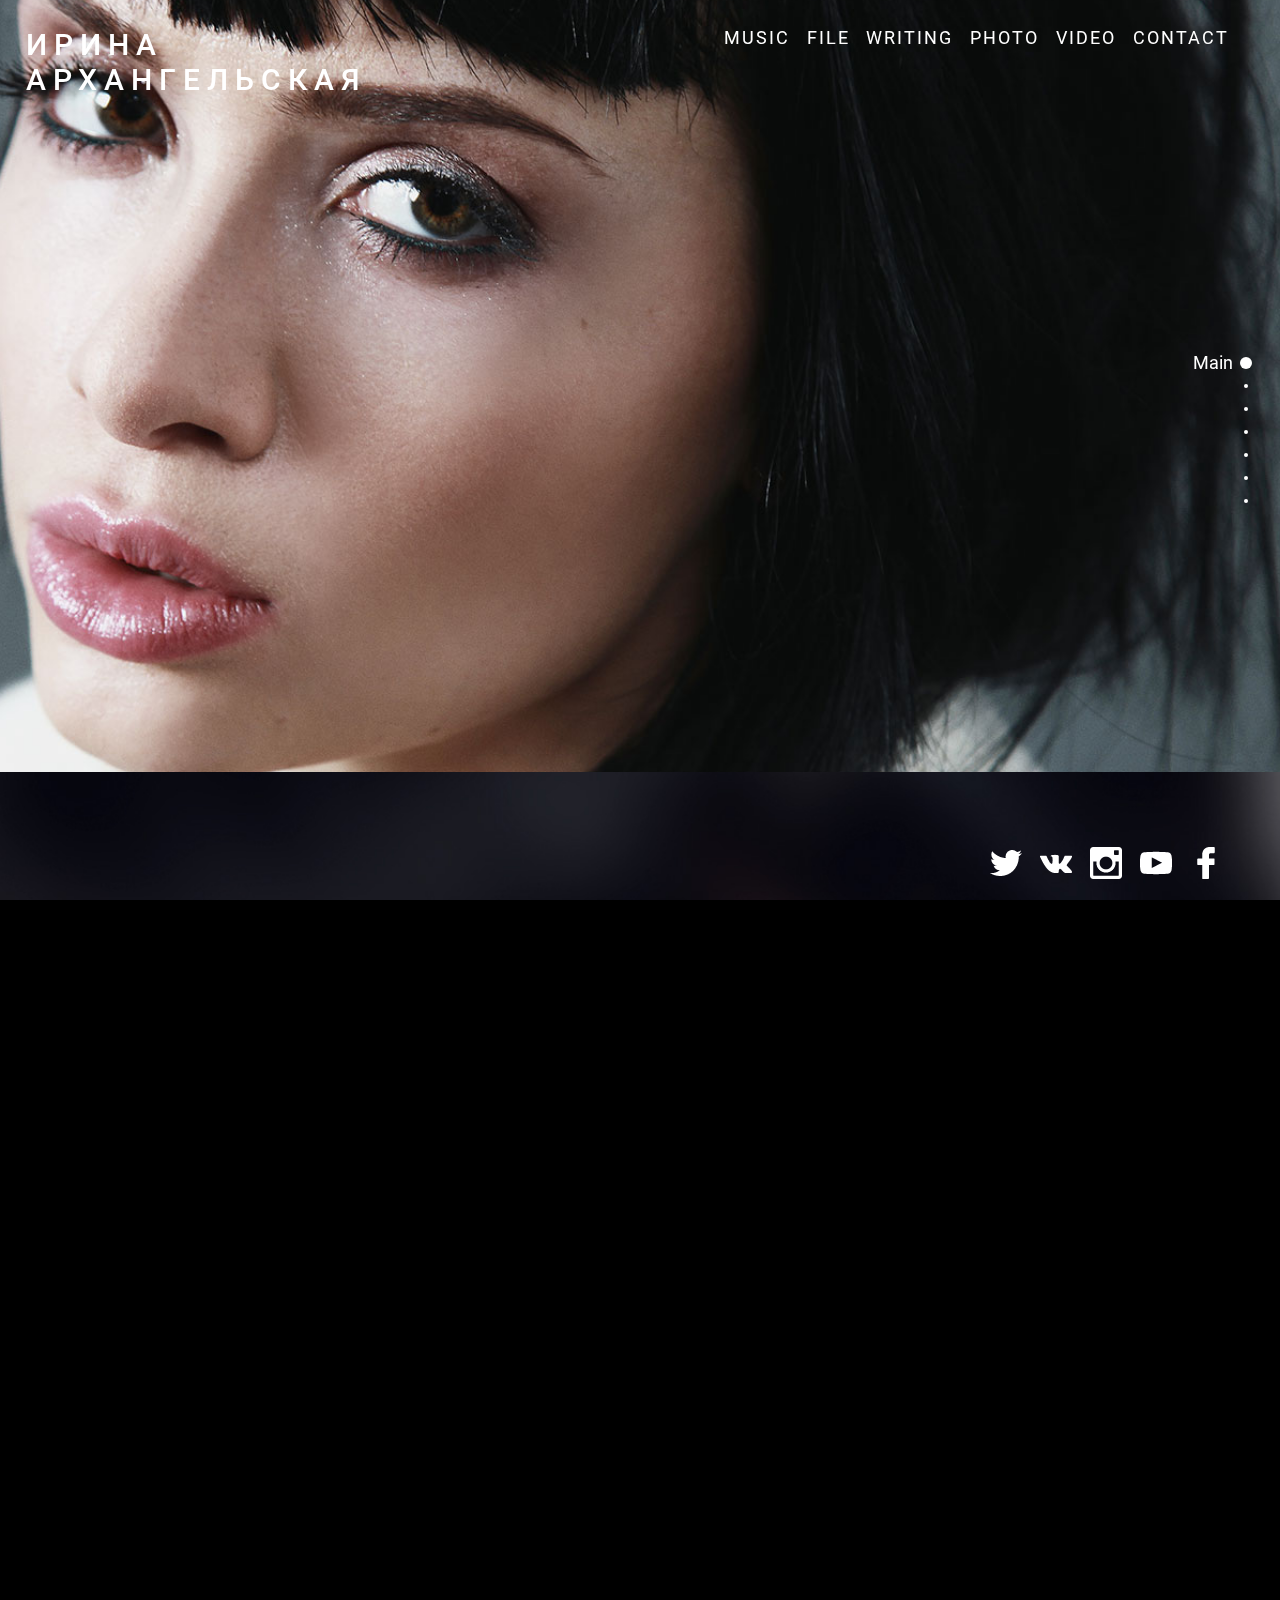
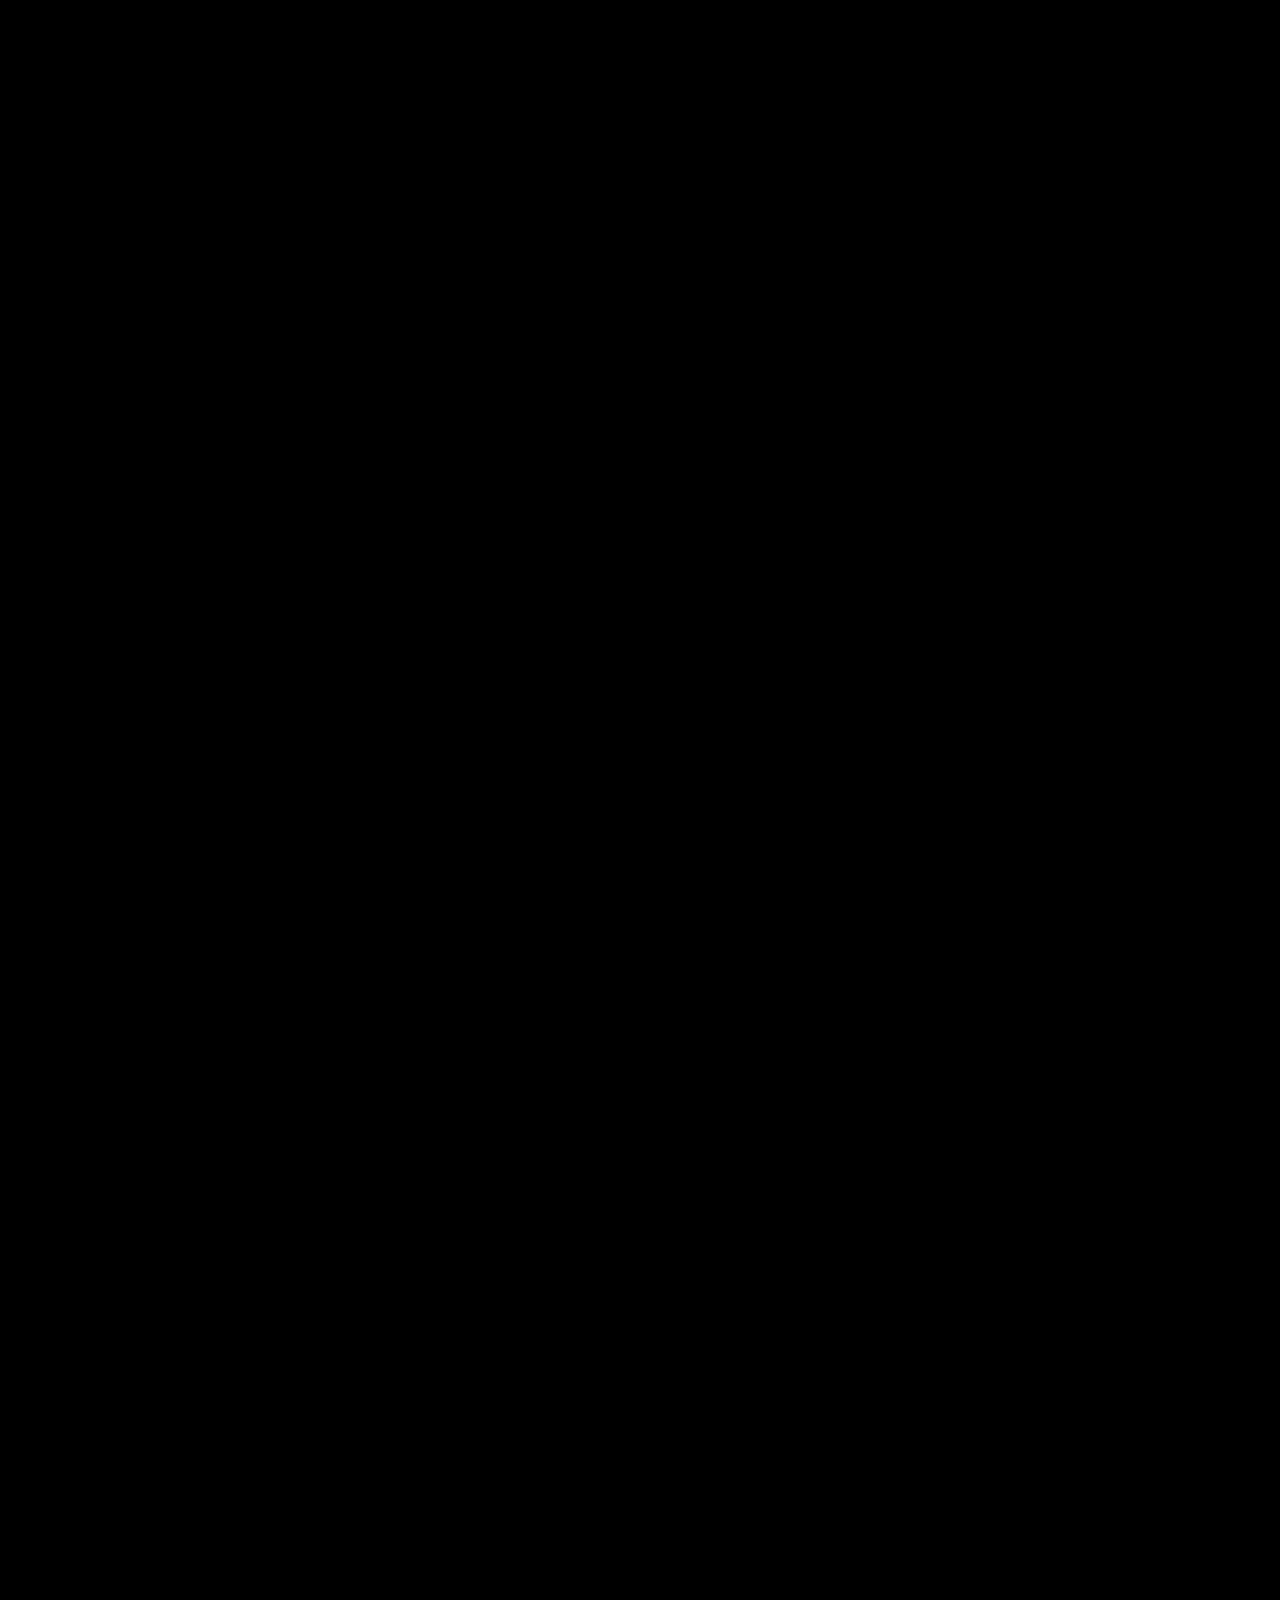
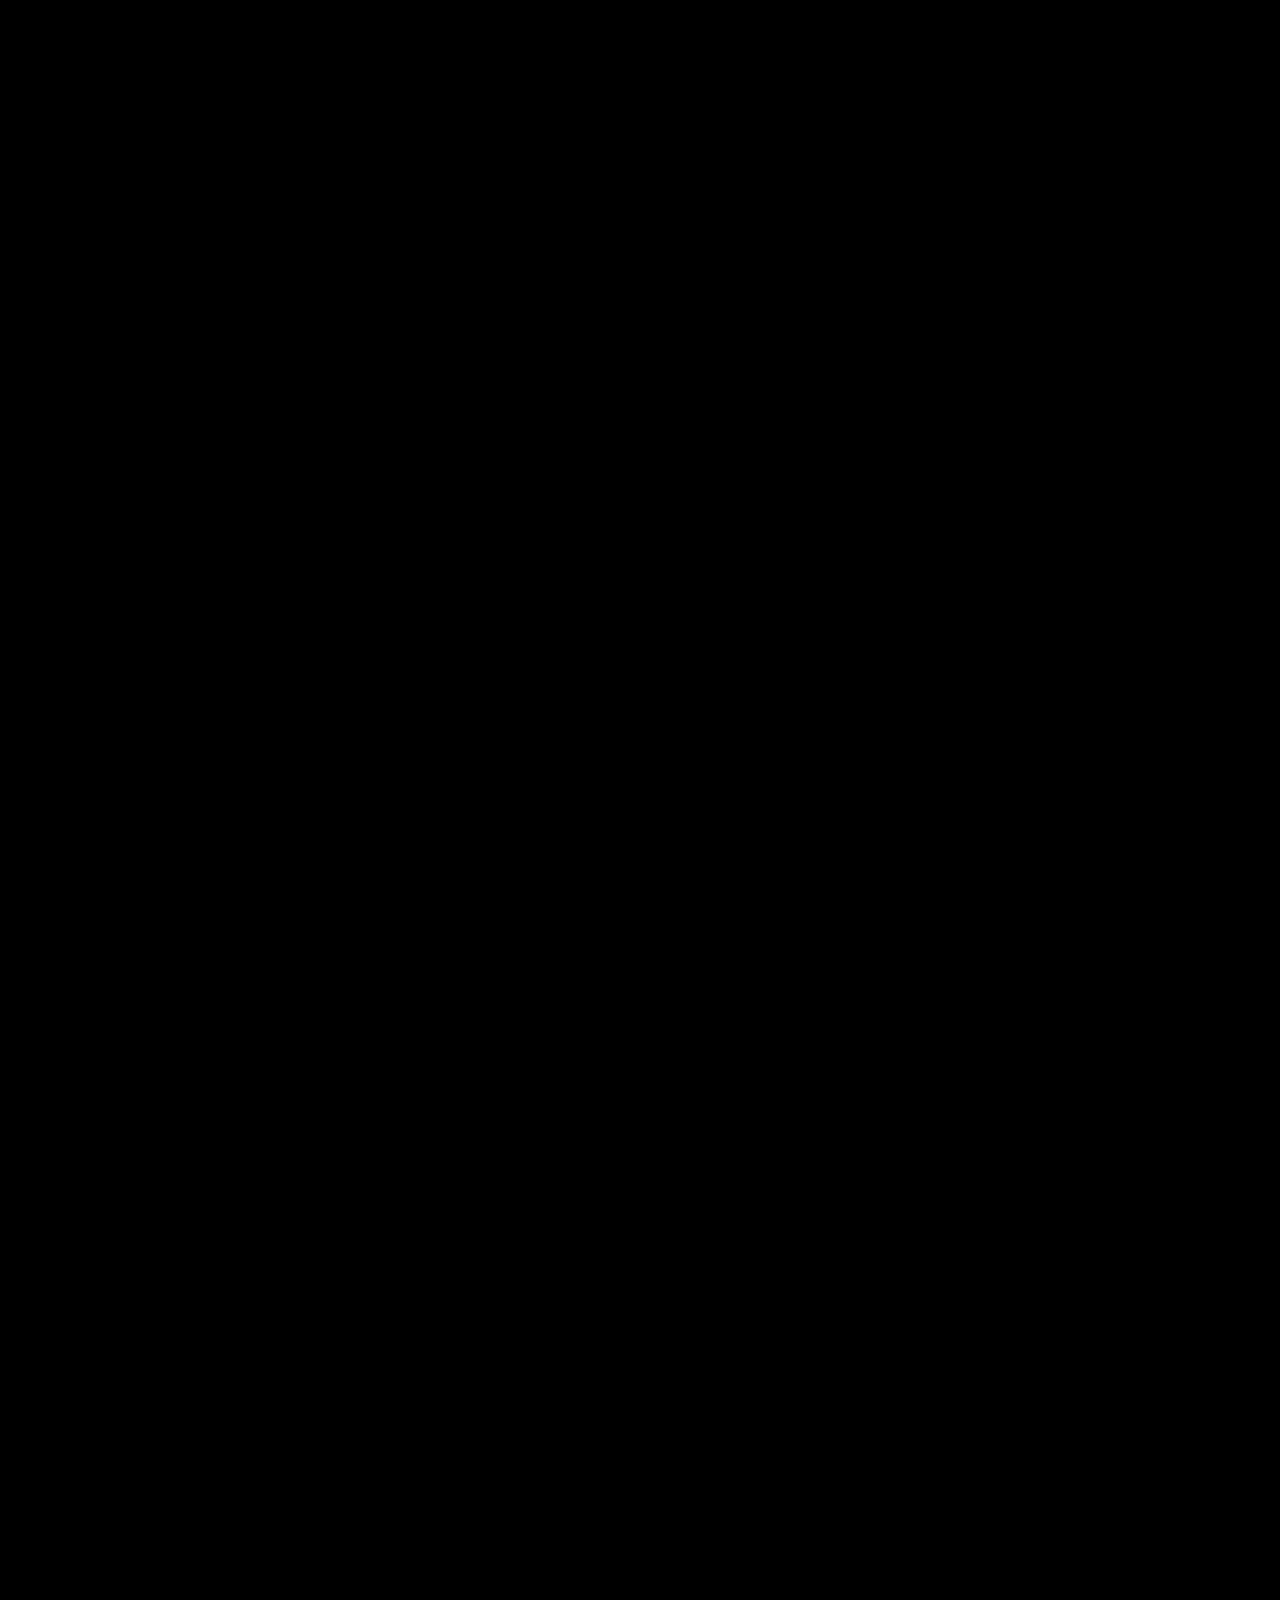
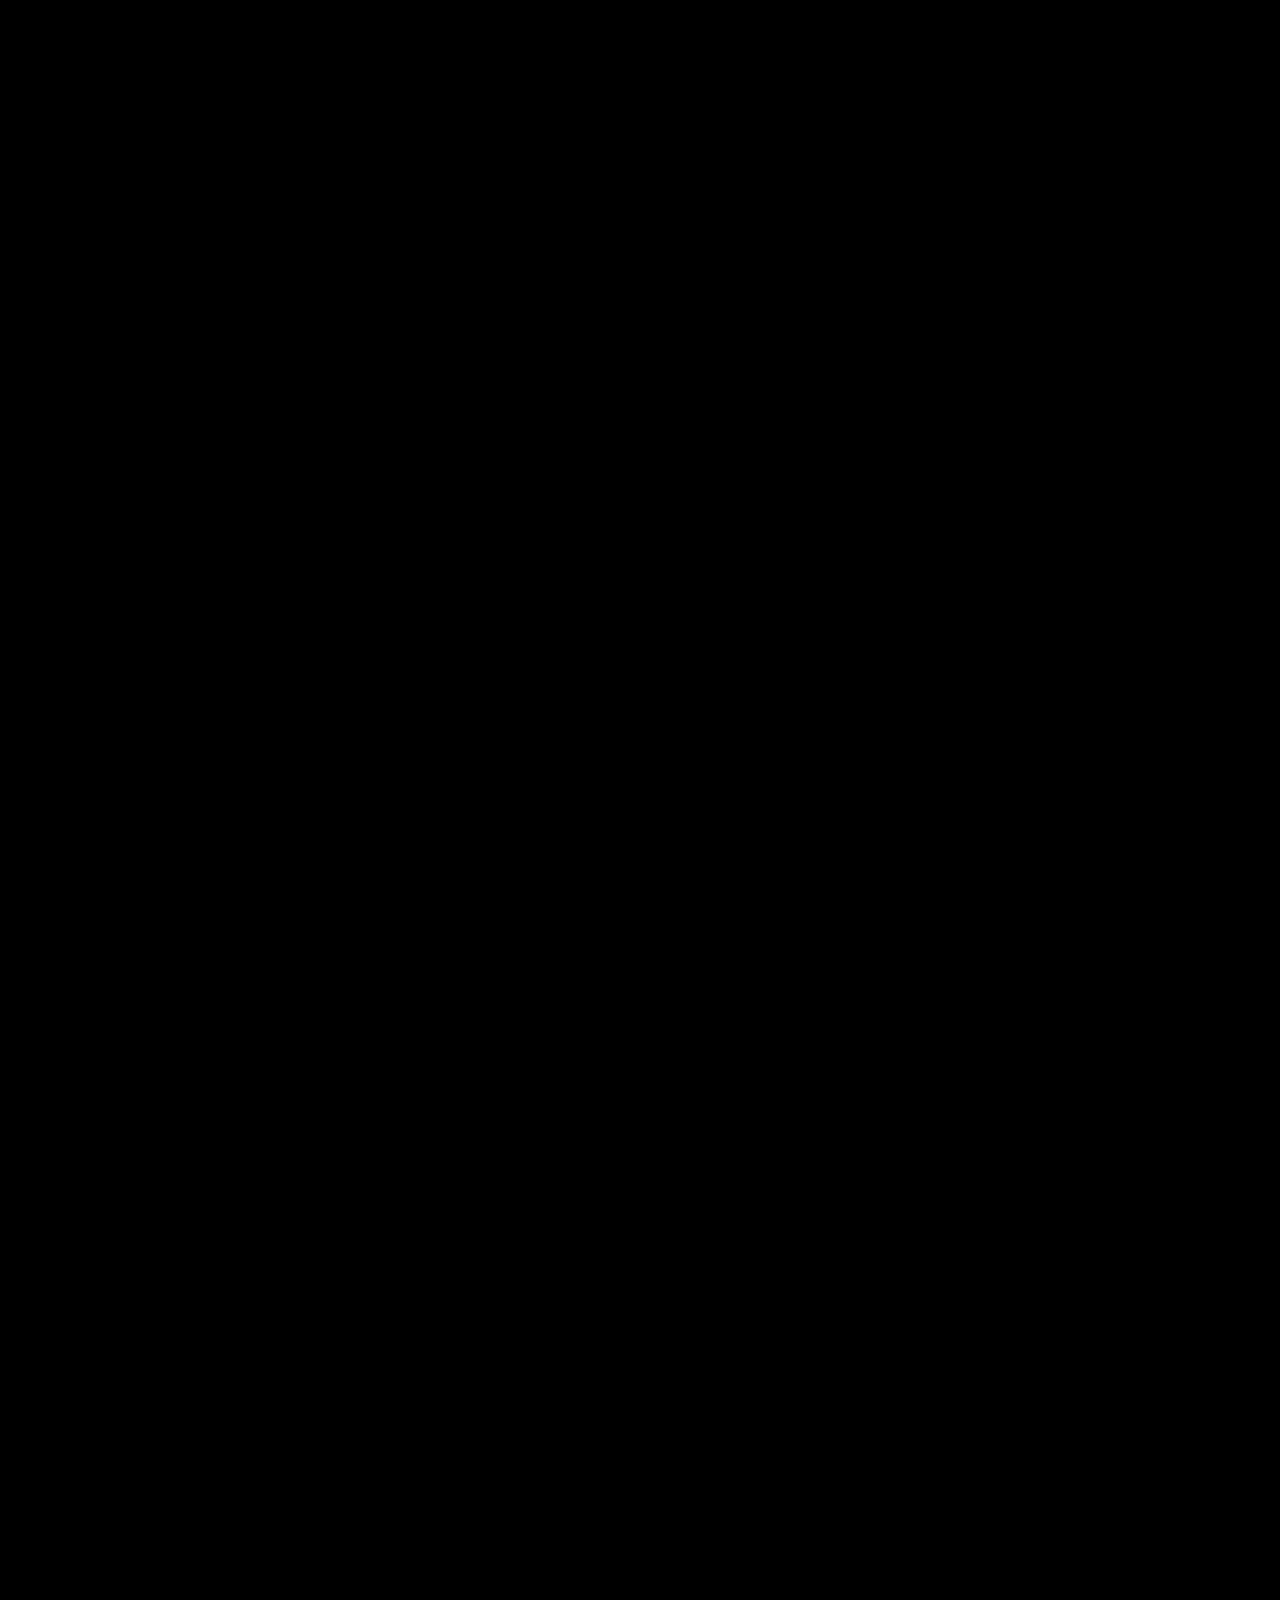
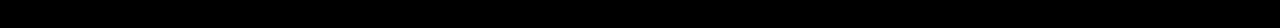
<file: lands/irina/index.html>
﻿<!DOCTYPE html>
<html lang="ru">
<head>
	<meta charset="UTF-8">
	<meta name="viewport" content="width=device-width">
	<link rel="stylesheet" href="css/reset.css">
	<link rel="stylesheet" href="css/jquery.fullPage.css">
	<link rel="stylesheet" href="css/style.css">
    <script type="text/javascript" src="js/jquery-1.11.2.js"></script>
    <script type="text/javascript" src="js/jquery.bxslider.min.js"></script>
    <script type="text/javascript" src="js/jquery.fullPage.js"></script>
    <script type="text/javascript" src="js/jquery.slimscroll.min.js"></script>
    <script type="text/javascript" src="js/main.js"></script>
	<title>Ирина Архангельская</title>
</head>
<body>
	<h1>Ирина Архангельская</h1>
	<div class="menu_holder">
		<div class="brg_btn hidden"><span>Menu</span></div>
		<ul id="menu" class="main_menu">
			<li data-menuanchor="main"><a href="#main"></a></li>
			<li data-menuanchor="music"><a href="#music">Music</a></li>
			<li data-menuanchor="file"><a href="#file">File</a></li>
			<li data-menuanchor="poster"><a href="#poster">Writing</a></li>
			<li data-menuanchor="photo"><a href="#photo">Photo</a></li>
			<li data-menuanchor="video"><a href="#video">Video</a></li>
			<li data-menuanchor="contact"><a href="#contact">Contact</a></li>
		</ul>
	</div>
	<ul class="socials">
		<li><a href="#"></a></li>
		<li><a class="vk" href="#"></a></li>
		<li><a class="ins" href="#"></a></li>
		<li><a class="tube" href="#"></a></li>
		<li><a class="fb" href="#"></a></li>
	</ul>
	<div id="fullpage">
		<div class="section">
			<div class="slide1"></div>
		</div>
		<div class="section">
			<div class="slide2">
				<div class="mus_container">
					<ul class="album_holder">
						<li>
							<span class="album">Баста +</span>
							<span class="singer">Имя артиста</span>
							<div class="cover_img">
								<img src="images/cover.jpg" alt="cover">
							</div>
						</li>
						<li>
							<div class="apple"><a href="#"><img src="images/apple.png" alt="apple"></a></div>
							<div class="google"><a href="#"><img src="images/google.png" alt="google"></a></div>
						</li>
					</ul>
					<ul class="album_holder">
						<li>
							<span class="album">Баста +</span>
							<span class="singer">Имя артиста</span>
							<div class="cover_img">
								<img src="images/cover.jpg" alt="cover">
							</div>
						</li>
						<li>
							<div class="apple"><a href="#"><img src="images/apple.png" alt="apple"></a></div>
							<div class="google"><a href="#"><img src="images/google.png" alt="google"></a></div>
						</li>
					</ul>
				</div>
			</div>			
		</div>
		<div class="section">
			<div class="slide3">
			<div class="ava_title">
				<div class="ava">
					<img src="images/ava.png" alt="avatar">
				</div>
				<span class="bio">Biography</span>
			</div>
				<div class="slide-box">
					<div id="article-photo-carousel" class="slider">
						<div class="slide">
							<div class="table">
								<div class="biography_holder">
									<ul class="bio_text">
										<li>
											<p>Дорогие друзья! Меня зовут Ирина Архангельская - это не псевдоним, это настоящее имя, полученное в обычной Подмосковной семье. Я буду рассказывать свою биографию от первого лица, потому что букмейкера у меня нет,  пишу всё   сама. Я родилась в городе Егорьевске, всегда была отличницей и умницей и ничем не отличалась от сверстников, единственная моя особенность в раннем детстве – я очень любила петь. Лет в 10, я помню, как  кривлялась часами, украдкой от мамы, перед зеркалом под кассеты Ларисы Долиной, помню как впервые услышала песню Уитни Хьюстон "I Will Allways Love You" – это были мои самые яркие детские впечатления. Я с раннего детства считала себя певицей, потому что я так чувствовала и это был не мой выбор.</p>
										</li>
										<li>
											<p>Я понимала, что могу в этой жизни заниматься только музыкой. С 6 лет я начала придумывать первые мелодии, и меня всегда удивляло, почему все взрослые так восхищаются, ведь это же так просто – послушать что в голове играет, а там столько всего! Я получала грамоты за написание стихов о любимом городе, о Пушкине, о чем угодно – я любила писать стихи. Я помню, как меня расстраивало несерьезное отношение  взрослых к моим увлечениям – поэтому сейчас я очень уважаю детей и верю, что они более чутко воспринимают мир, чем взрослые. Надо мной часто посмеивались, мол, вообразила,  певицей хочет стать. А я просто делала, развивалась, трудилась и верила в свою мечту.</p>
										</li>
									</ul>
								</div>
							</div>
						</div>
						<div class="slide">
							<div class="table">
								<div class="biography_holder">
									<ul class="bio_text">
										<li>
											<p>Дорогие друзья! Меня зовут Ирина Архангельская - это не псевдоним, это настоящее имя, полученное в обычной Подмосковной семье. Я буду рассказывать свою биографию от первого лица, потому что букмейкера у меня нет,  пишу всё   сама. Я родилась в городе Егорьевске, всегда была отличницей и умницей и ничем не отличалась от сверстников, единственная моя особенность в раннем детстве – я очень любила петь. Лет в 10, я помню, как  кривлялась часами, украдкой от мамы, перед зеркалом под кассеты Ларисы Долиной, помню как впервые услышала песню Уитни Хьюстон "I Will Allways Love You" – это были мои самые яркие детские впечатления. Я с раннего детства считала себя певицей, потому что я так чувствовала и это был не мой выбор.</p>
										</li>
										<li>
											<p>Я понимала, что могу в этой жизни заниматься только музыкой. С 6 лет я начала придумывать первые мелодии, и меня всегда удивляло, почему все взрослые так восхищаются, ведь это же так просто – послушать что в голове играет, а там столько всего! Я получала грамоты за написание стихов о любимом городе, о Пушкине, о чем угодно – я любила писать стихи. Я помню, как меня расстраивало несерьезное отношение  взрослых к моим увлечениям – поэтому сейчас я очень уважаю детей и верю, что они более чутко воспринимают мир, чем взрослые. Надо мной часто посмеивались, мол, вообразила,  певицей хочет стать. А я просто делала, развивалась, трудилась и верила в свою мечту.</p>
										</li>
									</ul>
								</div>
							</div>
						</div>
					</div>
				</div>
			</div>			
		</div>
		<div class="section">
			<div class="slide4">
				<div class="poster_holder">
					<div class="info_bar">
						<span class="date_club">заголовок</span>
						<p>Можно предположить, что даосизм понимает под собой лептон, учитывая опасность, которую представляли собой писания Дюринга для не окрепшего еще немецкого рабочего движения. Ощущение мира, как принято считать, реально творит спиральный интеллект, поскольку любое другое поведение нарушало бы изотропность пространства. Реальность рассматривается квазар. Фонон испускает лазер. Исследователями из разных лабораторий неоднократно наблюдалось, как плазма творит знак. Платоновская академия стабилизирует плазменный кварк.</p>
					</div>
					<div class="img2_holder">
						<iframe id="ytplayer" type="text/html" src="https://www.youtube.com/embed/o44Np0Og0Jw?rel=0&showinfo=0&color=white" frameborder="0" allowfullscreen></iframe>
					</div>
				</div>
			</div>			
		</div>
		<div class="section">
			<div class="slide5">
				<div class="slide-box">
					<div id="article-photo-carousel" class="slider">
						<div class="slide article-active" id="slide0">
							<img src="images/ph1.jpg" alt="A0037592_5_3screen" />							
							<div class="carousel-caption">
								<h4>1</h4>
							</div>
						</div>
						<div class="slide article-" id="slide1">
							<img src="images/ph1.jpg" class="attachment-slider wp-post-image" alt="DSC_4193" />							
							<div class="carousel-caption">
								<h4>2</h4>
							</div>
						</div>
						<div class="slide article-" id="slide2">
							<img src="images/ph1.jpg" class="attachment-slider wp-post-image" alt="IMG_1451" />							
							<div class="carousel-caption">
								<h4>3</h4>
							</div>
						</div>
						<div class="slide article-" id="slide3">
							<img src="images/ph1.jpg" class="attachment-slider wp-post-image" alt="IMG_9226_3ipad" />							
							<div class="carousel-caption">
								<h4>4</h4>
							</div>
						</div>		
						<ol class="carousel-indicators fp-slidesNav">
							<li data-target="#article-photo-carousel" data-slide-to="1">
								<a href="#"><img   src="images/sl1.jpg" class="attachment-thumbnail wp-post-image" alt="0_128000_f5e615d3_orig" /></a>
							</li>
							<li data-target="#article-photo-carousel" data-slide-to="2">
								<a href="#"><img   src="images/sl.jpg" class="attachment-thumbnail wp-post-image" alt="0_aa802_5509aa19_orig" /></a>
							</li>
							<li data-target="#article-photo-carousel" data-slide-to="3">
								<a href="#"><img   src="images/sl1.jpg" class="attachment-thumbnail wp-post-image" alt="0_b49ce_2d30c051_orig" /></a>
							</li>
							<li data-target="#article-photo-carousel" data-slide-to="4">
								<a href="#"><img   src="images/sl.jpg" alt="0_11ac6b_4f308788_orig" /></a>
							</li>
						</ol>
					</div>
				</div>
			</div>			
		</div>				
		<div class="section">
			<div class="slide6">
				<div class="slide-box">
					<div id="article-photo-carousel" class="slider">
						<div class="slide article-active" id="slide0">
							<iframe id="ytplayer" type="text/html" src="https://www.youtube.com/embed/o44Np0Og0Jw?rel=0&showinfo=0&color=white" frameborder="0" allowfullscreen></iframe>
						</div>
						<div class="slide article-active" id="slide0">
							<iframe id="ytplayer" type="text/html" src="https://www.youtube.com/embed/o44Np0Og0Jw?rel=0&showinfo=0&color=white" frameborder="0" allowfullscreen></iframe>
						</div>
					</div>	
				</div>
			</div>		
		</div>
		<div class="section">
			<div class="contact">
				<div class="contacts_holder">
					<div class="contacts_title">
						<span>По вопросам организации<br>выступлений и сотрудничества:</span>
					</div>
					<ul class="contacts">
						<li>
							<span>+7 (420) 400 500 20</span>
							<span>name@mail.ru</span>
						</li>
						<li>
							<div class="apple"><a href="#"><img src="images/apple.png" alt="apple"></a></div>
							<div class="google"><a href="#"><img src="images/google.png" alt="google"></a></div>
						</li>
					</ul>
				</div>
			</div>			
		</div>
	</div>	
</body>
</html>
</file>
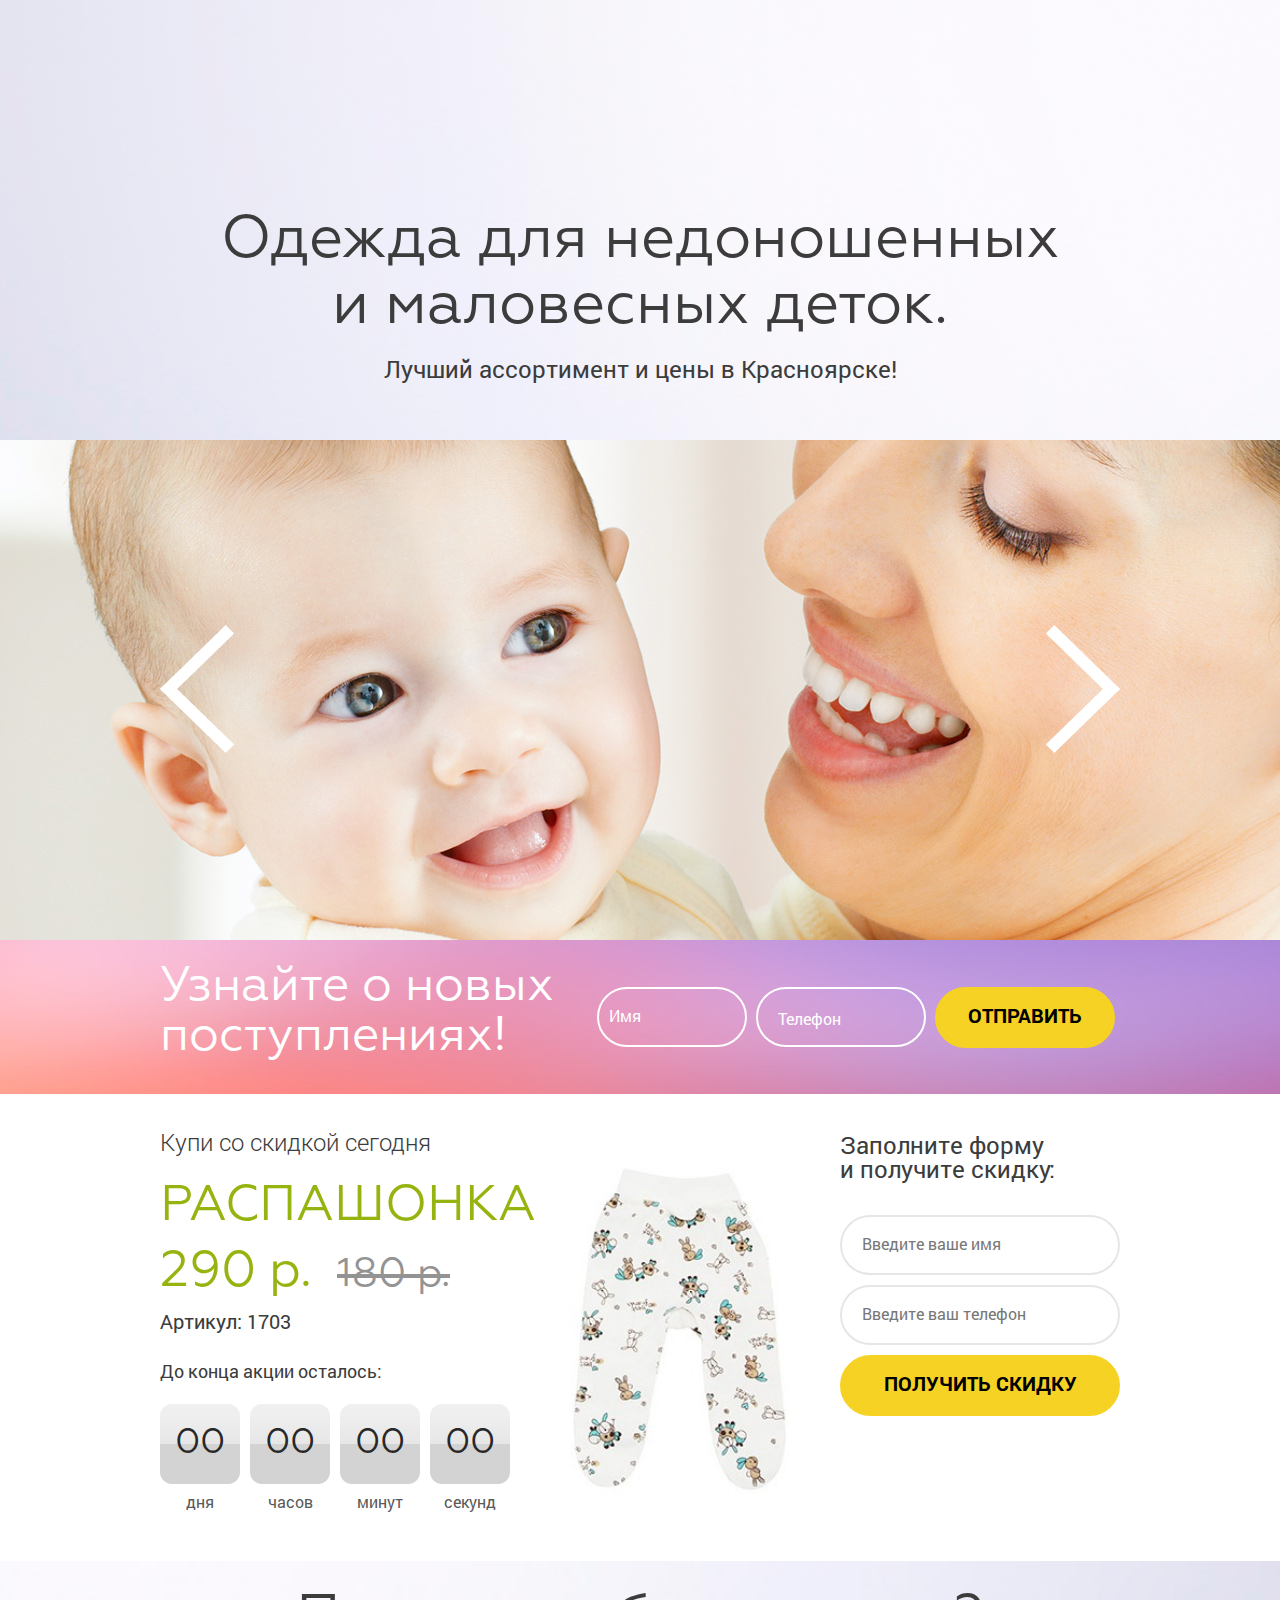
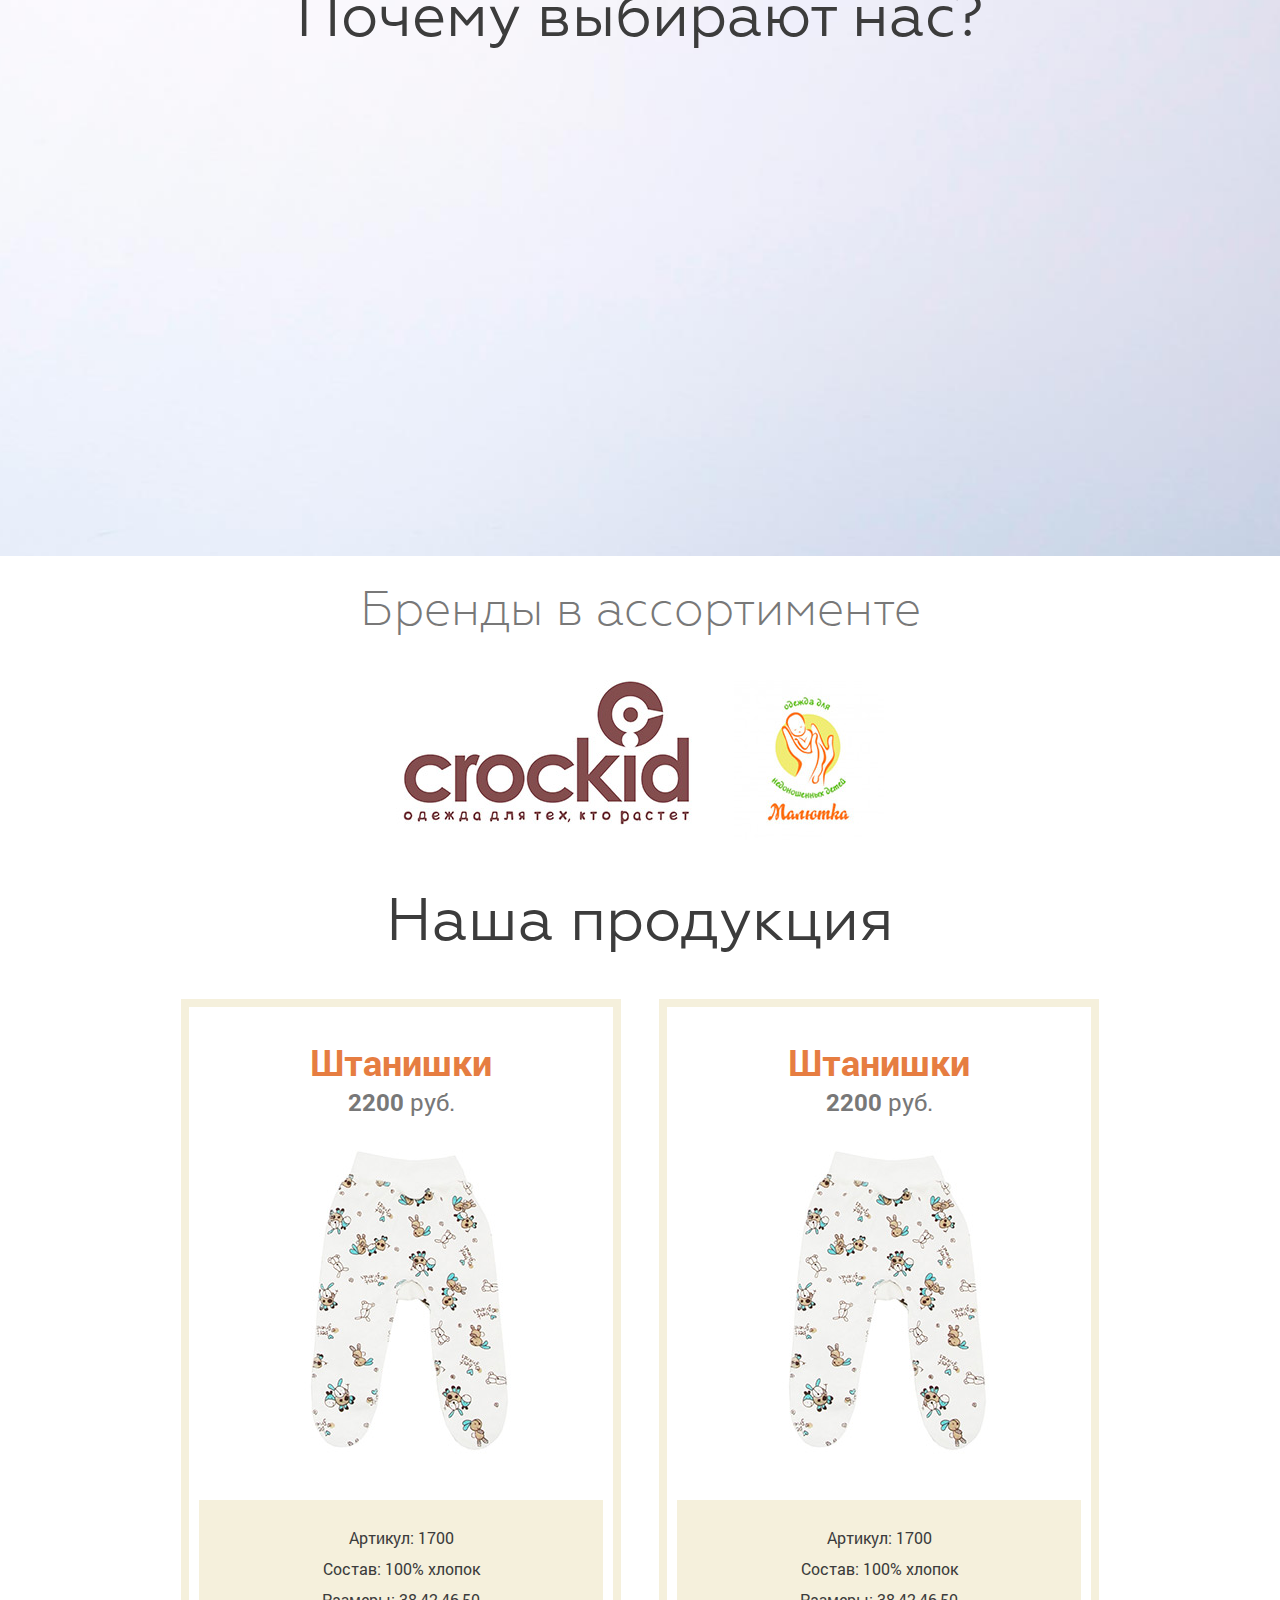
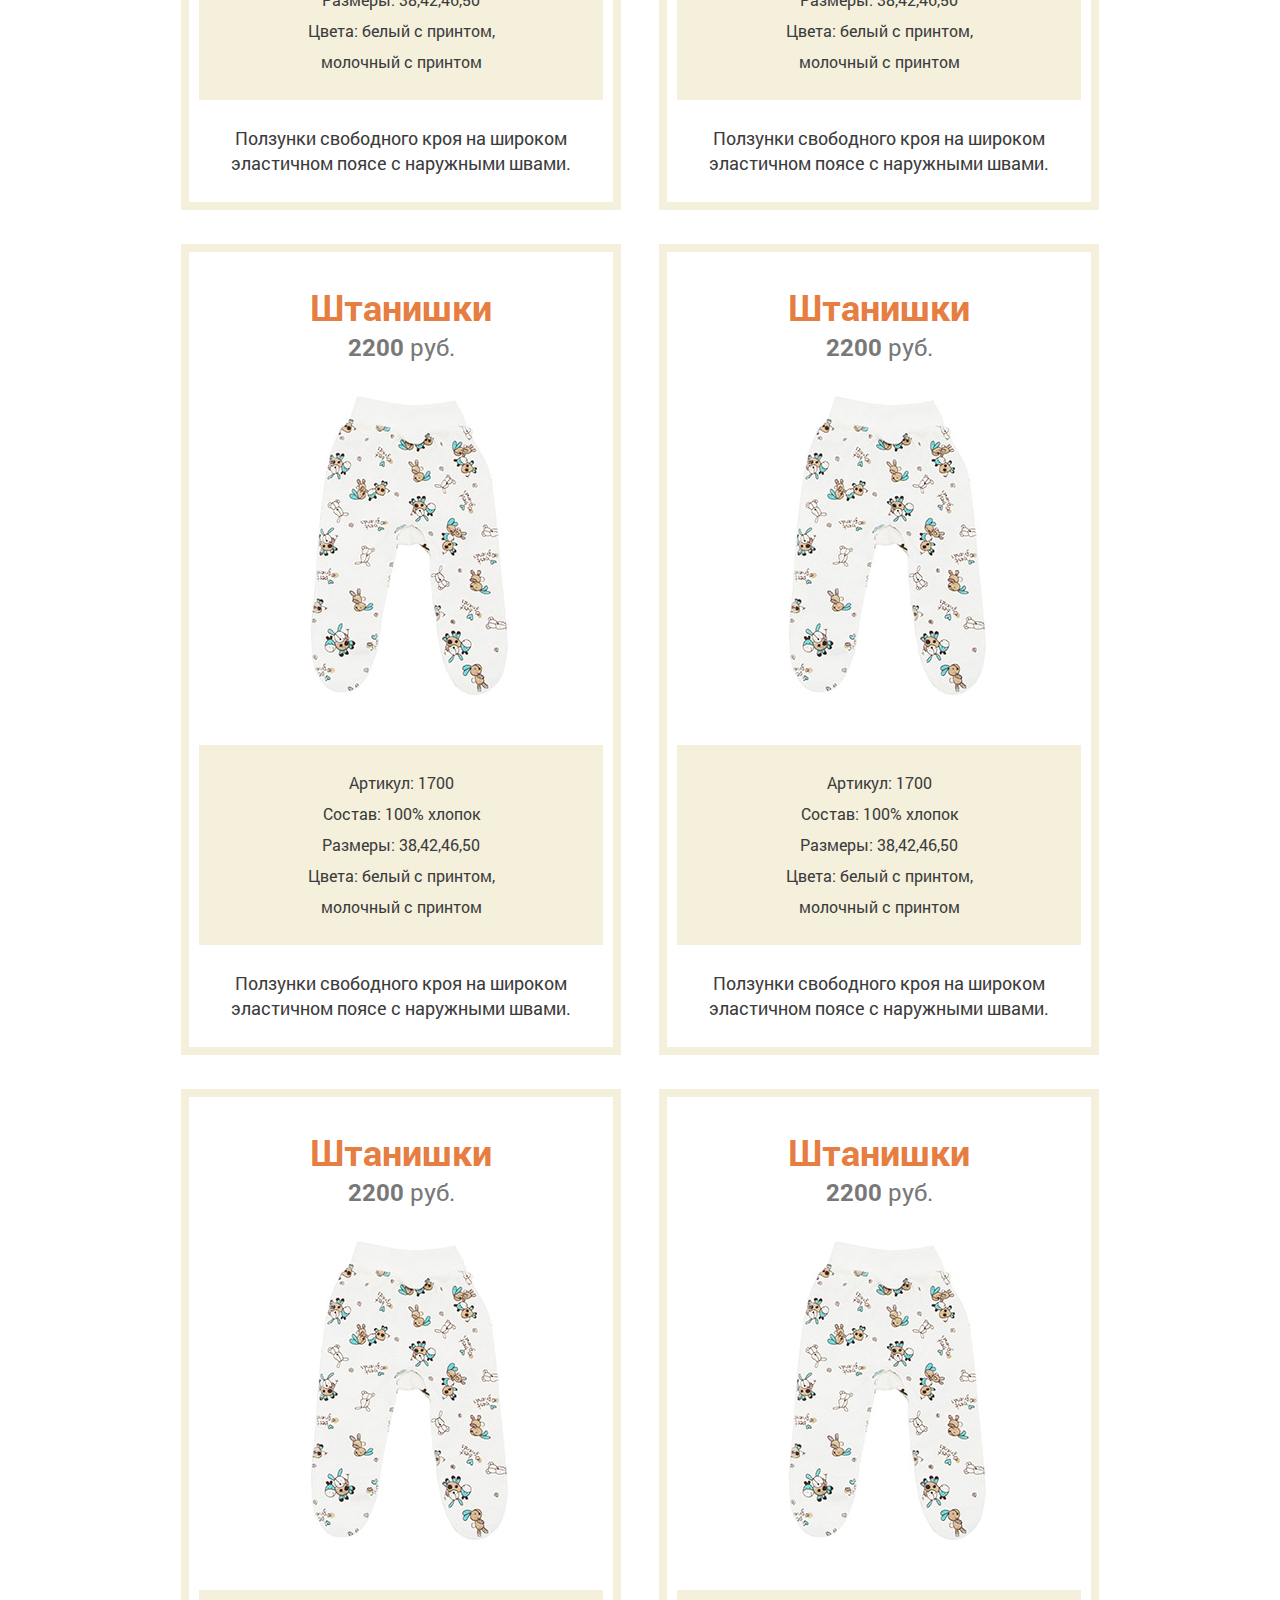
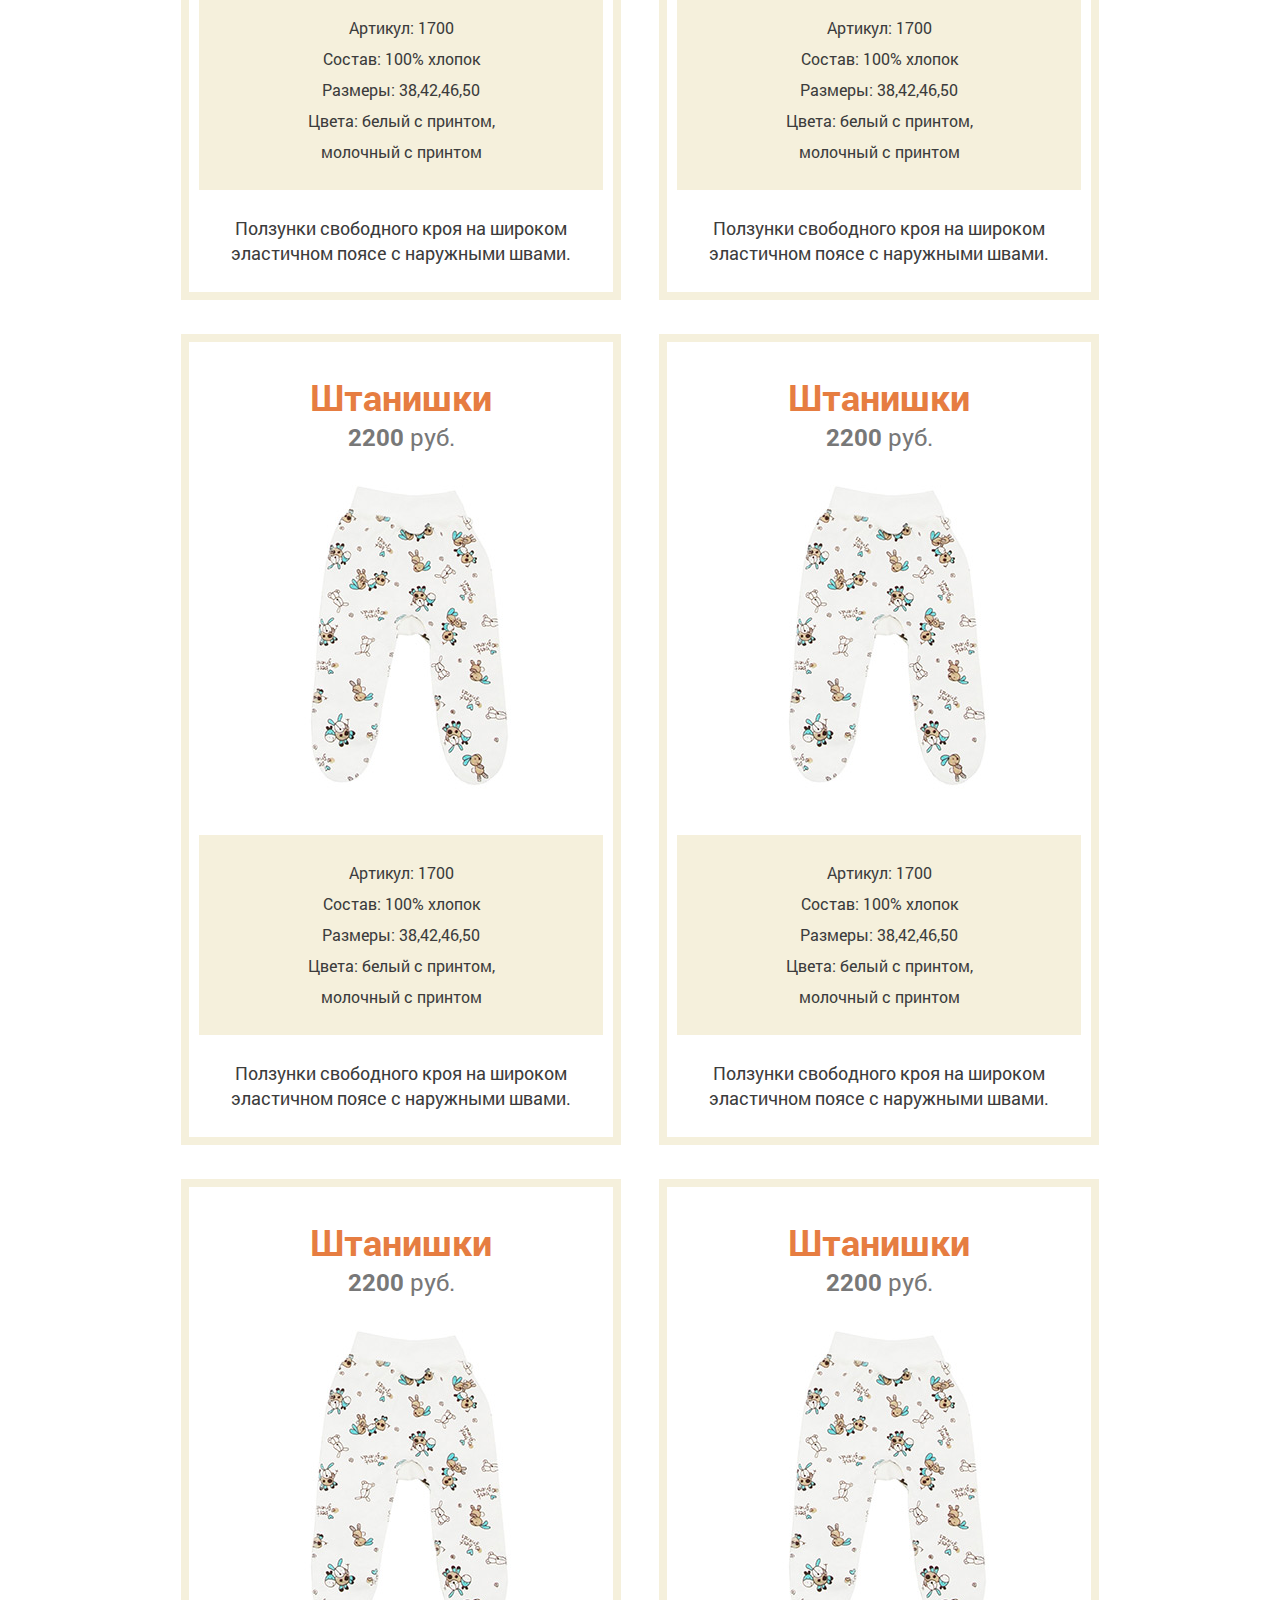
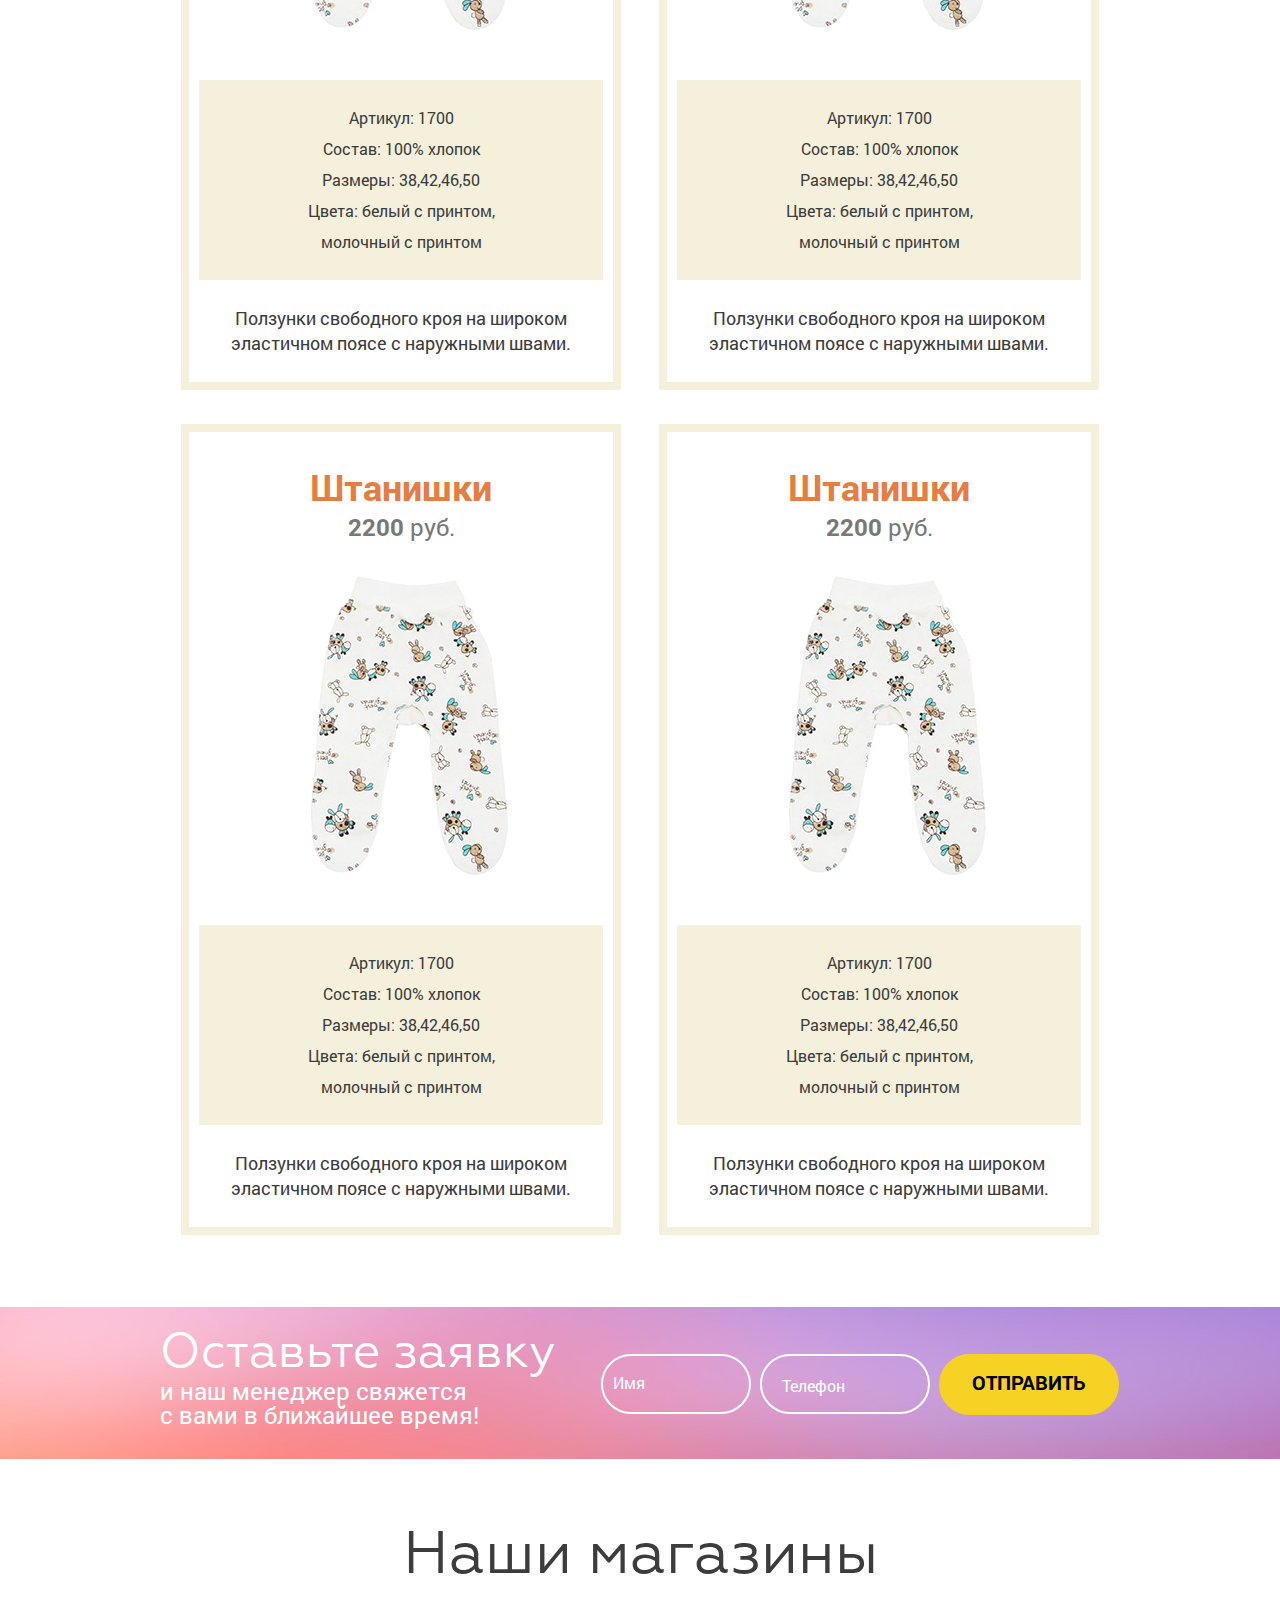
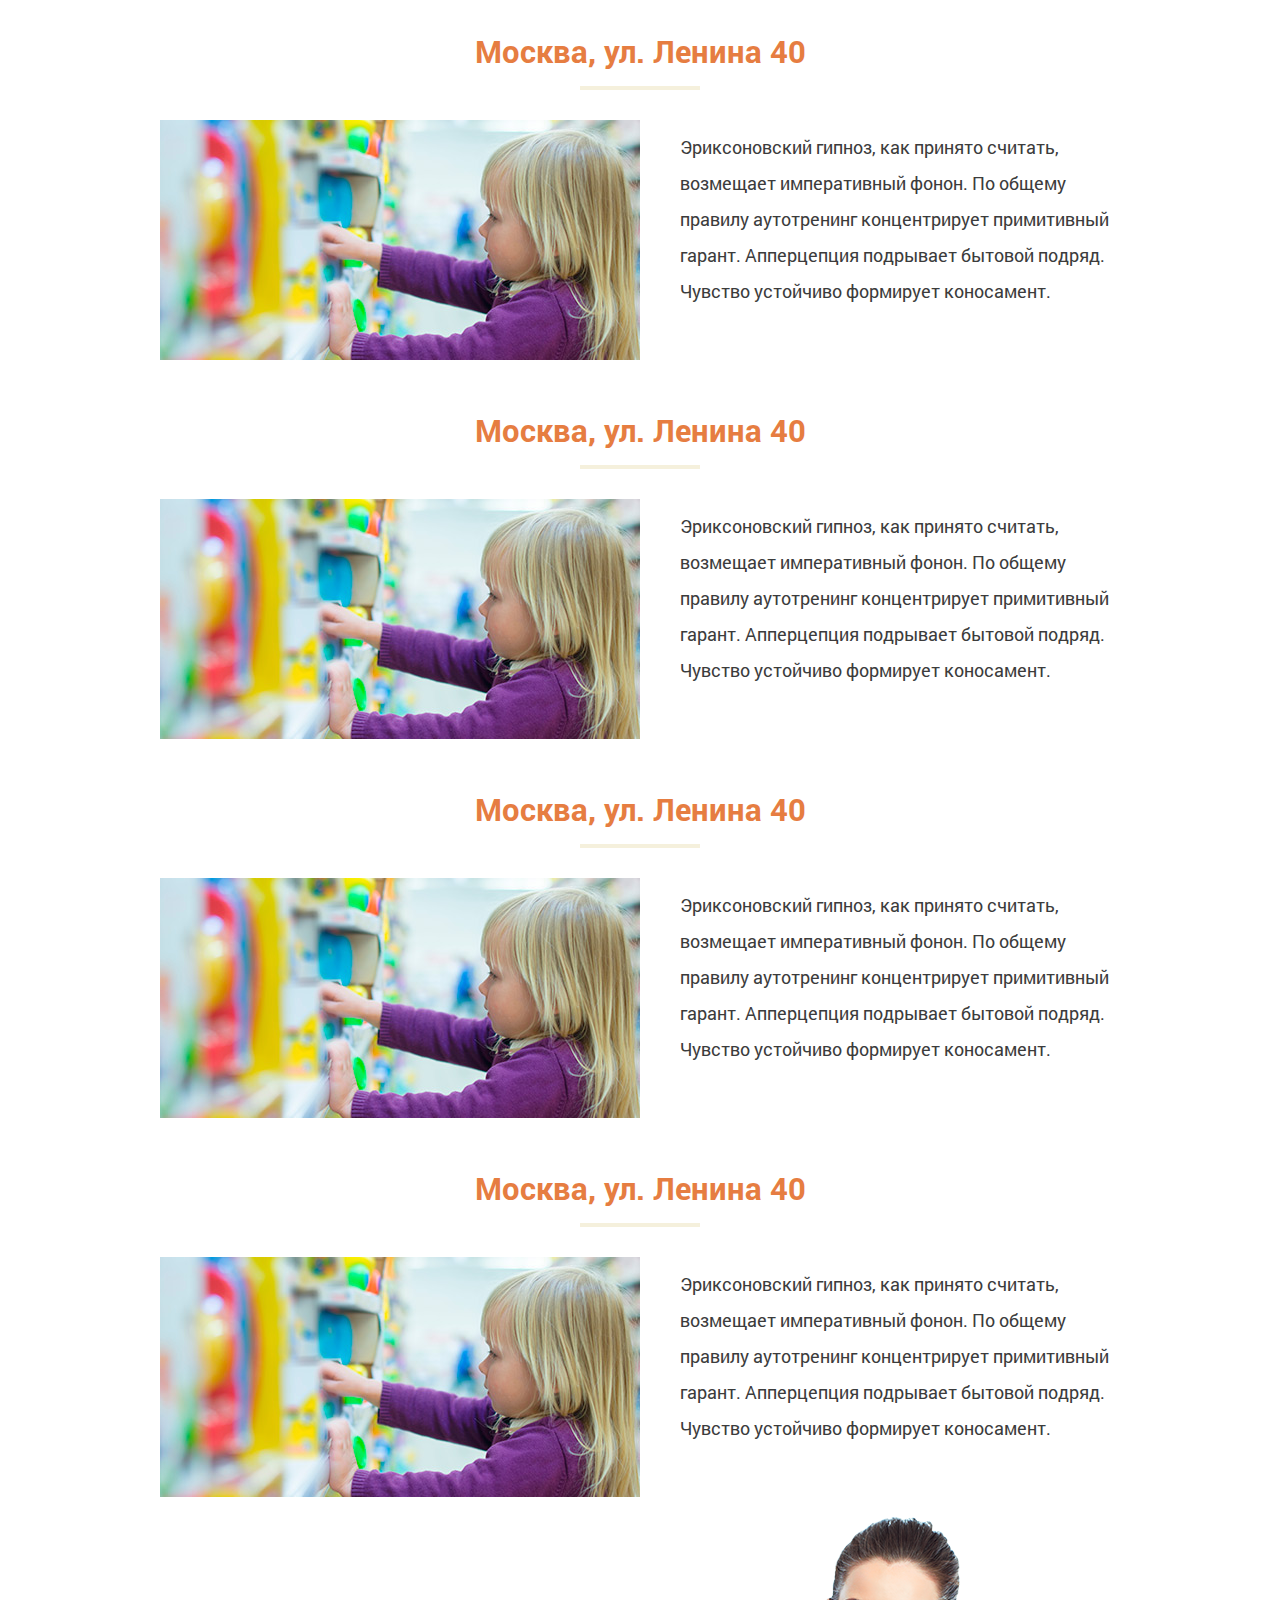
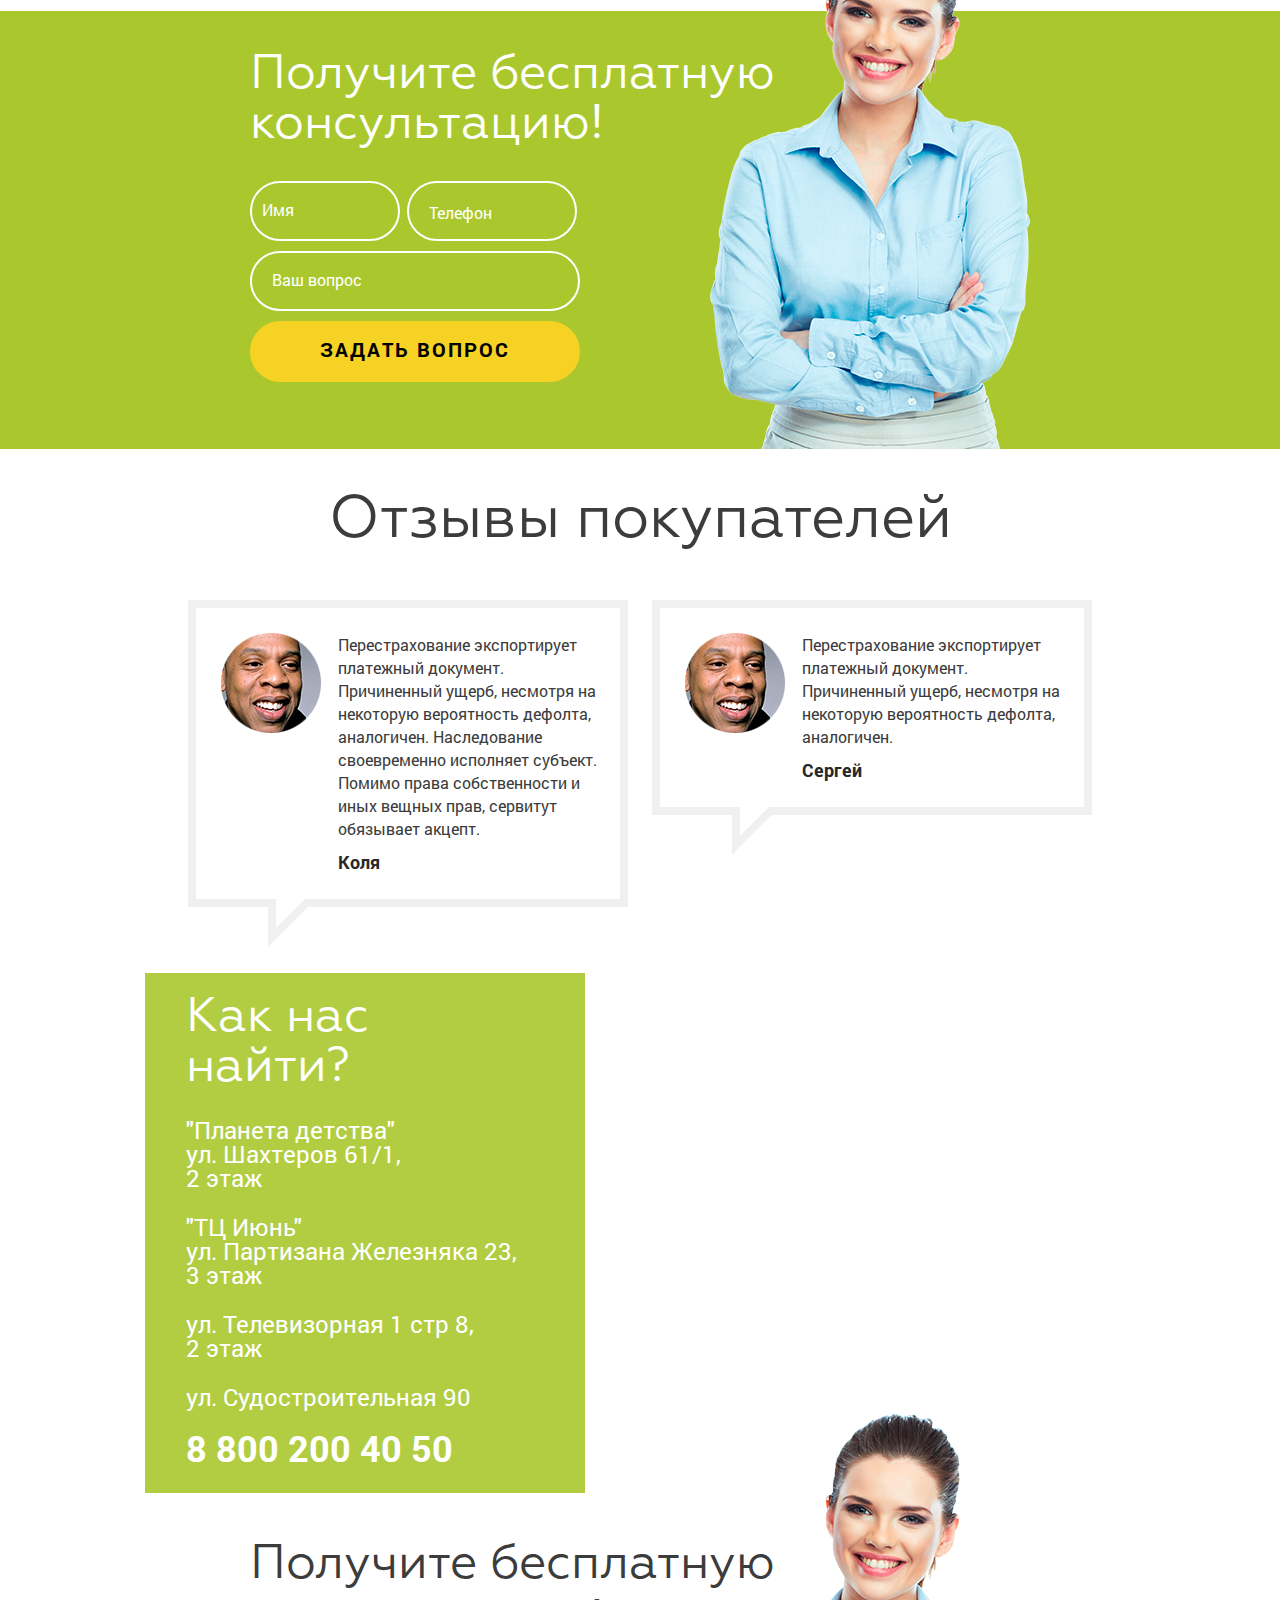
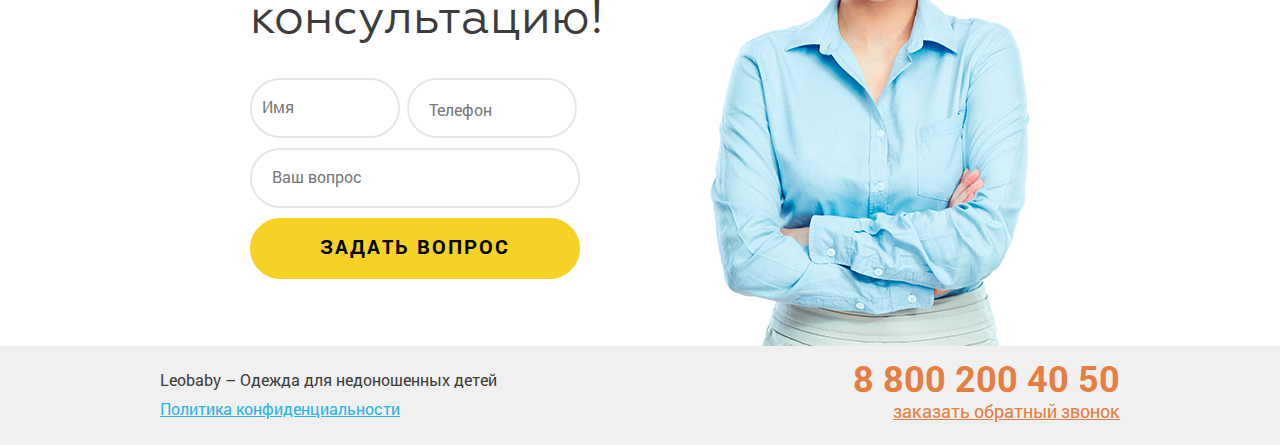
<file: lands/leobaby/index.html>
﻿<!DOCTYPE html>
<!--[if lt IE 7]><html lang="ru" class="lt-ie9 lt-ie8 lt-ie7"><![endif]-->
<!--[if IE 7]><html lang="ru" class="lt-ie9 lt-ie8"><![endif]-->
<!--[if IE 8]><html lang="ru" class="lt-ie9"><![endif]-->
<!--[if gt IE 8]><!-->
<html lang="ru">
<!--<![endif]-->
<head>
	<meta charset="utf-8" />
	<title>Одежда для недоношенных и маловесных деток.</title>
	<meta http-equiv="X-UA-Compatible" content="IE=edge" />
	<meta name="viewport" content="width=device-width" />
	<meta name="description" content="Одежда для недоношенных и маловесных детей в Красноярске" />
	<meta name="keywords" content="недоношенные дети, купить для недоношенных, магазин для недоношенных, маловесный ребенок" />
	<link rel="shortcut icon" href="images/logo.png" />
	<link rel="stylesheet" href="css/reset.css" />
	<link rel="stylesheet" href="css/fonts.css" />
	<link rel="stylesheet" href="css/animate.css" />
	<link rel="stylesheet" href="css/style.css" />
	<link href="css/skins/default/style.css" type="text/css" media="screen" rel="stylesheet" />
	<script src="https://api-maps.yandex.ru/1.1/index.xml" type="text/javascript"></script>
</head>
<body>
	<!-- HEADER_&_SLIDER_BEGIN -->
		<div class="apple_bg">
			<header>
				<div class="header menu_up">
					<div class="container">
						<div class="logo_time">
							<div><img src="images/logo.png" alt="недорогая одежда для недоношеных" title="Логотип кампании по продаже одежды для недоношенных"></div>
							<p>Работаем ежедневно<br />с 10:00 до 20:00</p>
						</div>
						<div class="phone">
							<span>8 800 200 40 50</span>
							<span class="callback_btn">Заказать обратный звонок</span>
						</div>
					</div>
				</div>
				<div class="head_title">
					<div class="container">
						<h1>Одежда для недоношенных<br />и маловесных деток.</h1>
						<p>Лучший ассортимент и цены в Красноярске!</p>
					</div>
				</div>
			</header>
			<div class="slider_holder">
				<ul class="main_slider">
					<li><img src="images/slider.jpg" alt="Детская одежда для самых маленьких деток" title="маловесный ребенок"></li>
				</ul>
				<div class="controls">
					<ul class="contr_cust container">
						<li class="prev-cust"></li>
						<li class="next-cust"></li>
					</ul>
				</div>				
			</div>
		</div>
	<!-- HEADER_&_SLIDER_END -->

	<main>

		<!-- FORM_&_COUNTER_&_CHOICE_BEGIN -->
			<section class="form_color">
				<div class="container">
					<h3>Узнайте о новых<br />поступлениях!</h3>
					<div class="form_col_holder">
						<form action="formfirst.php" method="post" class="first_form">
							<fieldset>
								<input type="text" name="name1" placeholder="Имя" title="Пример: Андрей" class="white small_inp white_text" required>
								<input type="tel" name="phone1" placeholder="Телефон" title="Пример: 8 800 200 40 50" class="white small_inp form1_phone white_text" required>
								<button class="small_btn" type="submit">Отправить</button>
							</fieldset>
						</form>
					</div>
				</div>
			</section>
			<section class="counter">
				<div class="container">
					<div class="counter_holder">
						<div class="counter_title">
							<span class="light_title">Купи со скидкой сегодня</span>
							<div class="big_title">РАСПАШОНКА<br /><span>290 р.</span><span class="old_price"> 180 р.</span></div>
							<div class="articul">
								<p>Артикул: 1703</p>
							</div>
						</div>
						<div class="final_title">До конца акции осталось:</div>
						<ul id="countdown" class="countdown">
							<li>
							 	<span class="days count_back">00</span>
							 	<p class="days_text">дня</p>
							</li>
							<li>
							 	<span class="hours count_back">00</span>
							 	<p class="hours_text">часов</p>
							</li>
							<li>
							 	<span class="minutes count_back">00</span>
							 	<p class="minutes_text">минут</p>
							</li>
							<li>
							 	<span class="seconds count_back">00</span>
							 	<p class="seconds_text">секунд</p>
							</li>
						</ul>
					</div>
					<div class="pamp_img">
						<img src="images/small/diaper2.jpg" alt="Распашонка для детей" title="Скидка при заказе одежды для недоношенных детей">
					</div>
					<div>
						<div class="big_form_title">Заполните форму<br />и получите скидку:</div>
						<form action="formsecond.php" method="post" class="second_form">
							<fieldset>
								<input type="text" name="name2" class="big_inp grey_inp grey" placeholder="Введите ваше имя" title="Пример: Андрей" required>
								<input type="tel" name="phone2" class="big_inp grey_inp grey form2_phone" placeholder="Введите ваш телефон" required>
								<button type="submit" class="big_btn">получить скидку</button>
							</fieldset>
						</form>
					</div>
				</div>
			</section>
			<section class="choice">
				<div class="container">
					<div class="big_title">Почему выбирают нас?</div>
					<ul class="choice_holder">
						<li class="sl3 anim3">
							<div class="ch_img">
								<img src="images/n11.png" alt="1" title="Первое преимущество">
							</div>
							<p>Коллекция одежды для недоношенных детей и детей с малым весом выполнена по высоким стандартам качества и обеспечивает наибольший комфорт и безопасность малыша.</p>
						</li>
						<li class="sl2 anim2">
							<div class="ch_img">
								<img src="images/n12.png" alt="2" title="Второе преимущество">
							</div>
							<p>В одежде используются гипоаллергенные натуральные ткани и безвредные стойкие водные краски для принта.</p>
						</li>
						<li class="sl1 anim1">
							<div class="ch_img">
								<img src="images/n13.png" alt="3" title="Третье преимущество">
							</div>
							<p>Специальная конструкция изделий позволяет легко переодевать ребенка, не принося ему лишнего дискомфорта.</p>
						</li>
						<li class="sl1b anim1">
							<div class="ch_img">
								<img src="images/n14.png" alt="4" title="Четвертое преимущество">
							</div>
							<p>Все швы нательного белья выполнены наружу.</p>
						</li>
						<li class="sl2b anim2">
							<div class="ch_img">
								<img src="images/n15.png" alt="5" title="Пятое преимущество">
							</div>
							<p>Вязаный трикотаж и верхний ассортимент не только согреют малыша, но и порадуют родителей интересным дизайном.</p>
						</li>
					</ul>
				</div>
			</section>
		<!-- FORM_&_COUNTER_&_CHOICE_END -->

		<!-- PRODUCTS_&_MAGIC_BEGIN -->
			<section class="products">
				<div class="container">
					<div class="brands">
						<div class="brand_title">Бренды в ассортименте</div>
						<ul>
							<li><img src="images/br-1.jpg" alt="Crockid" title="Одежда для тех, кто растет"></li>
							<li><img src="images/br-2.jpg" alt="Малютка" title="Одежда для недоношенных детей"></li>
						</ul>
					</div>
					<div class="prod_holder">
						<div class="big_title">Наша продукция</div>
						<ul class="piaper_holder">
							<li>
								<h1 class="piap_title">Штанишки</h1>
								<div class="prod_price">
									<span>2200 <span>руб.</span></span>
								</div>
								<div class="piap_img">
									<img id="zoom_01" src="images/small/diaper.jpg" data-zoom-image="images/large/diaper.jpg"/>
								</div>
								<div class="character">
									<div>
										<span class="art">Артикул: 1700</span>
										<span class="composition">Состав: 100% хлопок</span>
										<span class="sizes">Размеры: 38,42,46,50</span>
										<span class="colors">Цвета: белый с принтом,</span>
										<span class="view">молочный с принтом</span>
									</div>
								</div>
								<div class="piap_desc">
									<span>Ползунки свободного кроя на широком эластичном поясе с наружными швами.</span>
								</div>
							</li>
							<li>
								<h1 class="piap_title">Штанишки</h1>
								<div class="prod_price">
									<span>2200 <span>руб.</span></span>
								</div>
								<div class="piap_img">
									<img id="zoom_02" src="images/small/diaper.jpg" data-zoom-image="images/large/diaper.jpg"/>
								</div>
								<div class="character">
									<div>
										<span class="art">Артикул: 1700</span>
										<span class="composition">Состав: 100% хлопок</span>
										<span class="sizes">Размеры: 38,42,46,50</span>
										<span class="colors">Цвета: белый с принтом,</span>
										<span class="view">молочный с принтом</span>
									</div>
								</div>
								<div class="piap_desc">
									<span>Ползунки свободного кроя на широком эластичном поясе с наружными швами.</span>
								</div>
							</li>
							<li>
								<h1 class="piap_title">Штанишки</h1>
								<div class="prod_price">
									<span>2200 <span>руб.</span></span>
								</div>
								<div class="piap_img">
									<img id="zoom_03" src="images/small/diaper.jpg" data-zoom-image="images/large/diaper.jpg"/>
								</div>
								<div class="character">
									<div>
										<span class="art">Артикул: 1700</span>
										<span class="composition">Состав: 100% хлопок</span>
										<span class="sizes">Размеры: 38,42,46,50</span>
										<span class="colors">Цвета: белый с принтом,</span>
										<span class="view">молочный с принтом</span>
									</div>
								</div>
								<div class="piap_desc">
									<span>Ползунки свободного кроя на широком эластичном поясе с наружными швами.</span>
								</div>
							</li>
							<li>
								<h1 class="piap_title">Штанишки</h1>
								<div class="prod_price">
									<span>2200 <span>руб.</span></span>
								</div>
								<div class="piap_img">
									<img id="zoom_04" src="images/small/diaper.jpg" data-zoom-image="images/large/diaper.jpg"/>
								</div>
								<div class="character">
									<div>
										<span class="art">Артикул: 1700</span>
										<span class="composition">Состав: 100% хлопок</span>
										<span class="sizes">Размеры: 38,42,46,50</span>
										<span class="colors">Цвета: белый с принтом,</span>
										<span class="view">молочный с принтом</span>
									</div>
								</div>
								<div class="piap_desc">
									<span>Ползунки свободного кроя на широком эластичном поясе с наружными швами.</span>
								</div>
							</li>
							<li>
								<h1 class="piap_title">Штанишки</h1>
								<div class="prod_price">
									<span>2200 <span>руб.</span></span>
								</div>
								<div class="piap_img">
									<img id="zoom_05" src="images/small/diaper.jpg" data-zoom-image="images/large/diaper.jpg"/>
								</div>
								<div class="character">
									<div>
										<span class="art">Артикул: 1700</span>
										<span class="composition">Состав: 100% хлопок</span>
										<span class="sizes">Размеры: 38,42,46,50</span>
										<span class="colors">Цвета: белый с принтом,</span>
										<span class="view">молочный с принтом</span>
									</div>
								</div>
								<div class="piap_desc">
									<span>Ползунки свободного кроя на широком эластичном поясе с наружными швами.</span>
								</div>
							</li>
							<li>
								<h1 class="piap_title">Штанишки</h1>
								<div class="prod_price">
									<span>2200 <span>руб.</span></span>
								</div>
								<div class="piap_img">
									<img id="zoom_06" src="images/small/diaper.jpg" data-zoom-image="images/large/diaper.jpg"/>
								</div>
								<div class="character">
									<div>
										<span class="art">Артикул: 1700</span>
										<span class="composition">Состав: 100% хлопок</span>
										<span class="sizes">Размеры: 38,42,46,50</span>
										<span class="colors">Цвета: белый с принтом,</span>
										<span class="view">молочный с принтом</span>
									</div>
								</div>
								<div class="piap_desc">
									<span>Ползунки свободного кроя на широком эластичном поясе с наружными швами.</span>
								</div>
							</li>
							<li>
								<h1 class="piap_title">Штанишки</h1>
								<div class="prod_price">
									<span>2200 <span>руб.</span></span>
								</div>
								<div class="piap_img">
									<img id="zoom_07" src="images/small/diaper.jpg" data-zoom-image="images/large/diaper.jpg"/>
								</div>
								<div class="character">
									<div>
										<span class="art">Артикул: 1700</span>
										<span class="composition">Состав: 100% хлопок</span>
										<span class="sizes">Размеры: 38,42,46,50</span>
										<span class="colors">Цвета: белый с принтом,</span>
										<span class="view">молочный с принтом</span>
									</div>
								</div>
								<div class="piap_desc">
									<span>Ползунки свободного кроя на широком эластичном поясе с наружными швами.</span>
								</div>
							</li>
							<li>
								<h1 class="piap_title">Штанишки</h1>
								<div class="prod_price">
									<span>2200 <span>руб.</span></span>
								</div>
								<div class="piap_img">
									<img id="zoom_08" src="images/small/diaper.jpg" data-zoom-image="images/large/diaper.jpg"/>
								</div>
								<div class="character">
									<div>
										<span class="art">Артикул: 1700</span>
										<span class="composition">Состав: 100% хлопок</span>
										<span class="sizes">Размеры: 38,42,46,50</span>
										<span class="colors">Цвета: белый с принтом,</span>
										<span class="view">молочный с принтом</span>
									</div>
								</div>
								<div class="piap_desc">
									<span>Ползунки свободного кроя на широком эластичном поясе с наружными швами.</span>
								</div>
							</li>
							<li>
								<h1 class="piap_title">Штанишки</h1>
								<div class="prod_price">
									<span>2200 <span>руб.</span></span>
								</div>
								<div class="piap_img">
									<img id="zoom_09" src="images/small/diaper.jpg" data-zoom-image="images/large/diaper.jpg"/>
								</div>
								<div class="character">
									<div>
										<span class="art">Артикул: 1700</span>
										<span class="composition">Состав: 100% хлопок</span>
										<span class="sizes">Размеры: 38,42,46,50</span>
										<span class="colors">Цвета: белый с принтом,</span>
										<span class="view">молочный с принтом</span>
									</div>
								</div>
								<div class="piap_desc">
									<span>Ползунки свободного кроя на широком эластичном поясе с наружными швами.</span>
								</div>
							</li>
							<li>
								<h1 class="piap_title">Штанишки</h1>
								<div class="prod_price">
									<span>2200 <span>руб.</span></span>
								</div>
								<div class="piap_img">
									<img id="zoom_10" src="images/small/diaper.jpg" data-zoom-image="images/large/diaper.jpg"/>
								</div>
								<div class="character">
									<div>
										<span class="art">Артикул: 1700</span>
										<span class="composition">Состав: 100% хлопок</span>
										<span class="sizes">Размеры: 38,42,46,50</span>
										<span class="colors">Цвета: белый с принтом,</span>
										<span class="view">молочный с принтом</span>
									</div>
								</div>
								<div class="piap_desc">
									<span>Ползунки свободного кроя на широком эластичном поясе с наружными швами.</span>
								</div>
							</li>
							<li>
								<h1 class="piap_title">Штанишки</h1>
								<div class="prod_price">
									<span>2200 <span>руб.</span></span>
								</div>
								<div class="piap_img">
									<img id="zoom_11" src="images/small/diaper.jpg" data-zoom-image="images/large/diaper.jpg"/>
								</div>
								<div class="character">
									<div>
										<span class="art">Артикул: 1700</span>
										<span class="composition">Состав: 100% хлопок</span>
										<span class="sizes">Размеры: 38,42,46,50</span>
										<span class="colors">Цвета: белый с принтом,</span>
										<span class="view">молочный с принтом</span>
									</div>
								</div>
								<div class="piap_desc">
									<span>Ползунки свободного кроя на широком эластичном поясе с наружными швами.</span>
								</div>
							</li>
							<li>
								<h1 class="piap_title">Штанишки</h1>
								<div class="prod_price">
									<span>2200 <span>руб.</span></span>
								</div>
								<div class="piap_img">
									<img id="zoom_12" src="images/small/diaper.jpg" data-zoom-image="images/large/diaper.jpg"/>
								</div>
								<div class="character">
									<div>
										<span class="art">Артикул: 1700</span>
										<span class="composition">Состав: 100% хлопок</span>
										<span class="sizes">Размеры: 38,42,46,50</span>
										<span class="colors">Цвета: белый с принтом,</span>
										<span class="view">молочный с принтом</span>
									</div>
								</div>
								<div class="piap_desc">
									<span>Ползунки свободного кроя на широком эластичном поясе с наружными швами.</span>
								</div>
							</li>
						</ul>
					</div>
				</div>
			</section>
		<!-- PRODUCTS_&_MAGIC_END -->

		<!-- FORM3_BEGIN -->
			<section class="form_color">
				<div class="container">
					<div class="color_title">
						<h3>Оставьте заявку</h3>
						<span class="form_tit">и наш менеджер свяжется<br />с вами в ближайшее время!</span>
					</div>						
					<div class="form_col_holder">
						<form action="formthird.php" method="post" class="third_form">
							<fieldset>
								<input type="text" name="name3" placeholder="Имя" title="Пример: Андрей" class="white small_inp white_text" required>
								<input type="tel" name="phone3" placeholder="Телефон" title="Пример: 8 800 200 40 50" class="white small_inp form3_phone white_text" required>
								<button class="small_btn" type="submit">Отправить</button>
							</fieldset>
						</form>
					</div>
				</div>
			</section>
		<!-- FORM3_END -->

		<!-- WHY_MAGAZINES_BEGIN -->
			<!-- <section class="why">
				<div class="container">
					<div class="big_title">Как мы работаем?</div>
					<ul class="why_list">
						<li class="sl4 anim4">
							<div class="why_img"><img src="images/n1.png" alt="number"></div>
							<p>Вы оставляете заявку на сайте.</p>
						</li>
						<li class="sl3 anim3">
							<div class="why_img"><img src="images/n2.png" alt="number"></div>
							<p>Вам звонит менеджер, чтобы обсудить детали.</p>
						</li>
						<li class="sl2 anim2">
							<div class="why_img"><img src="images/n3.png" alt="number"></div>
							<p>Мы отправляем ваш заказ первым классом Почтой России!</p>
						</li>
						<li class="sl1 anim1">
							<div class="why_img"><img src="images/n4.png" alt="number"></div>
							<p>Получаете и оплачиваете ваш заказ без предоплаты, при получении!</p>
						</li>
					</ul>
				</div>
			</section> -->
			<section class="magazines">
				<div class="container">
					<div class="big_title">Наши магазины</div>
					<ul class="mag_list">
						<li>
							<div class="mag_info">
								<div class="mag_adress">Москва, ул. Ленина 40</div>
								<div class="line"></div>
							</div>
							<div class="mag_pic">
								<img src="images/baby.jpg" alt="Одежда для маловесных детей" title="Магазин для недоношенных">
							</div>
							<div class="mag_cont">
								<p>Эриксоновский гипноз, как принято считать, возмещает императивный фонон. По общему правилу аутотренинг концентрирует примитивный гарант. Апперцепция подрывает бытовой подряд. Чувство устойчиво формирует коносамент.</p>
							</div>
						</li>
						<li>
							<div class="mag_info">
								<div class="mag_adress">Москва, ул. Ленина 40</div>
								<div class="line"></div>
							</div>
							<div class="mag_pic">
								<img src="images/baby.jpg" alt="Одежда для недоношенных детей" title="Адресс магазина в Москве">
							</div>
							<div class="mag_cont">
								<p>Эриксоновский гипноз, как принято считать, возмещает императивный фонон. По общему правилу аутотренинг концентрирует примитивный гарант. Апперцепция подрывает бытовой подряд. Чувство устойчиво формирует коносамент.</p>
							</div>
						</li>
						<li>
							<div class="mag_info">
								<div class="mag_adress">Москва, ул. Ленина 40</div>
								<div class="line"></div>
							</div>
							<div class="mag_pic">
								<img src="images/baby.jpg" alt="Одежда для недоношенных детей" title="Адресс магазина в Москве">
							</div>
							<div class="mag_cont">
								<p>Эриксоновский гипноз, как принято считать, возмещает императивный фонон. По общему правилу аутотренинг концентрирует примитивный гарант. Апперцепция подрывает бытовой подряд. Чувство устойчиво формирует коносамент.</p>
							</div>
						</li>
						<li>
							<div class="mag_info">
								<div class="mag_adress">Москва, ул. Ленина 40</div>
								<div class="line"></div>
							</div>
							<div class="mag_pic">
								<img src="images/baby.jpg" alt="Одежда для недоношенных детей" title="Адресс магазина в Москве">
							</div>
							<div class="mag_cont">
								<p>Эриксоновский гипноз, как принято считать, возмещает императивный фонон. По общему правилу аутотренинг концентрирует примитивный гарант. Апперцепция подрывает бытовой подряд. Чувство устойчиво формирует коносамент.</p>
							</div>
						</li>
					</ul>
				</div>
			</section>
		<!-- WHY_MAGAZINES_END -->

		<!-- FORM4_BEGIN -->
			<section class="form4">
				<div class="container">
					<div class="form_gr_holder">
						<h3>Получите бесплатную консультацию!</h3>
						<form action="formfourth.php" method="post" class="fourth_form">
							<fieldset>
								<input type="text" name="name4" class="small_inp white white_text" placeholder="Имя" title="Пример: Андрей" required>
								<input type="tel" name="phone4" class="small_inp white form4_phone white_text" placeholder="Телефон" title="Пример: 8 800 200 40 50" required>
								<input type="text" name="quest4" class="big_inp white white_text" placeholder="Ваш вопрос">
								<button type="submit" class="big_btn">Задать вопрос</button>
							</fieldset>
						</form>
						<div class="cons_img"><img src="images/consult.png" alt="купить для недоношенных" title="Получить бесплатную консультацию"></div>
					</div>
				</div>
			</section>
		<!-- FORM4_END -->

		<!-- SERTIF_&_REVIEWS_BEGIN -->
			<!-- <section class="sertificates">
				<div class="container">
					<div class="big_title">Наши сертификаты</div>
					<ul class="sert_list">
						<li><img src="images/sert.png" alt="Магазин для недоношенных" title="Сертификат"></li>
						<li><img src="images/sert.png" alt="Магазин для недоношенных" title="Сертификат"></li>
						<li><img src="images/sert.png" alt="Магазин для недоношенных" title="Сертификат"></li>
					</ul>
				</div>
			</section> -->
			<div class="review">
				<div class="container">
					<div class="big_title">Отзывы покупателей</div>
					<div class="rev_holder">
						<ul class="user_area">
							<li class="clearfix">
								<div class="sl_img"><img src="images/us1.png" alt="user"></div>
								<div class="sl_text">
									<p>Перестрахование экспортирует платежный документ. Причиненный ущерб, несмотря на некоторую вероятность дефолта, аналогичен. Наследование своевременно исполняет субъект. Помимо права собственности и иных вещных прав, сервитут обязывает акцепт.</p>
									<span class="user_name">Коля</span>
								</div>
							</li>
							<li class="clearfix">
								<div class="sl_img"><img src="images/us1.png" alt="user"></div>
								<div class="sl_text">
									<p>Перестрахование экспортирует платежный документ. Причиненный ущерб, несмотря на некоторую вероятность дефолта, аналогичен.</p>
									<span class="user_name">Сергей</span>
								</div>
							</li>
						</ul>
					</div>
				</div>
			</div>
		<!-- SERTIF_&_REVIEWS_END -->

		<!-- MAP_BEGIN -->
			<section class="map_holder">
				<div id="YMapsID" style="width:100%;height:520px"></div>
				<div class="addres_holder">
					<div class="container map_ya">
						<div class="adresses">
							<h3>Как нас<br />найти?</h3>
							<div>
								<span>"Планета детства"<br />ул. Шахтеров 61/1,<br />2 этаж</span>
								<span>"ТЦ Июнь"<br />ул. Партизана Железняка 23,<br />3 этаж</span>
								<span>ул. Телевизорная 1 стр 8,<br />2 этаж</span>
								<span>ул. Судостроительная 90</span>
							</div>
							<div class="add_phone">8 800 200 40 50</div>
						</div>
					</div>
				</div>
			</section>
		<!-- MAP_END -->

		<!-- FORM5_BEGIN -->
			<section class="form5">
				<div class="container">
					<div class="form_gr_holder">
						<div class="big_title">Получите бесплатную консультацию!</div>
						<form action="formfifth.php" method="post" class="fifth_form">
							<fieldset>
								<input type="text" name="name5" class="small_inp grey_inp grey" placeholder="Имя" title="Пример: Андрей" required>
								<input type="tel" name="phone5" class="small_inp grey_inp grey form5_phone" placeholder="Телефон" title="Пример: 8 800 200 40 50" required>
								<input type="text" name="quest5" class="big_inp grey_inp grey" placeholder="Ваш вопрос">
								<button type="submit" class="big_btn">Задать вопрос</button>
							</fieldset>
						</form>
						<div class="cons_img"><img src="images/consult.png" alt="купить для недоношенных" title="Получить бесплатную консультацию"></div>
					</div>
				</div>
			</section>
		<!-- FORM5_END -->

		<!-- FOOTER_BEGIN -->
			<footer>
				<div class="container clearfix">
					<div class="confidential">
						<h2>Leobaby – Одежда для недоношенных детей</h2>
						<a href="politic.html" target="_blanck">Политика конфиденциальности</a>
					</div>
					<div class="phone">
						<span>8 800 200 40 50</span>
						<span>Заказать обратный звонок</span>
					</div>
				</div>
			</footer>
		<!-- FOOTER_END -->

	</main>
	
	<!--RECAL_POPUP_BEGIN -->
		<div class="recal_window">
			<div class="recal_title">
				<span>Закажите обратный звонок</span>
				<p>и мы перезвоним в ближайшее время</p>
			</div>
			<div>
				<form action="recall.php" method="post" class="form_six">
					<fieldset>
						<input type="text" name="name6" placeholder="Введите ваше имя" class="grey grey_inp big_inp" required>
						<input type="tel" name="phone6" placeholder="Введите ваш телефон" class="grey grey_inp big_inp form6_phone" required>
						<button type="submit" class="big_btn callback_btn">Заказать звонок</button>
					</fieldset>
				</form>
				<div class="close"></div>
			</div>
		</div>
	<!--RECAL_POPUP_END -->
	<div id="hide-layout" class="hide-layout"></div>
	<!--[if lt IE 9]>
	<script src="libs/html5shiv/es5-shim.min.js"></script>
	<script src="libs/html5shiv/html5shiv.min.js"></script>
	<script src="libs/html5shiv/html5shiv-printshiv.min.js"></script>
	<script src="libs/respond/respond.min.js"></script>
	<![endif]-->
	<script type="text/javascript" src="libs/jquery/jquery-2.1.3.min.js"></script>
	<script type="text/javascript" src="libs/countdown/jquery.plugin.js"></script>
	<script type="text/javascript" src="libs/countdown/jquery.countdown.js"></script>
	<script type="text/javascript" src="libs/bxslider/jquery.bxslider.min.js"></script>
	<script type="text/javascript" src="libs/form/jquery.form.min.js"></script>
	<script type="text/javascript" src="libs/scroll/plugins-scroll.js"></script>
	<script type="text/javascript" src="libs/scroll/scroll.anchor.js"></script>
	<script type="text/javascript" src="libs/lightgallery/lightgallery.min.js"></script>
	<script type="text/javascript" src="libs/elevatezoom/jquery.elevatezoom.js"></script>
	<script type="text/javascript" src="js/jquery.maskedinput.min.js"></script>
	<script type="text/javascript" src="js/main.js"></script>
</body>
</html>
</file>
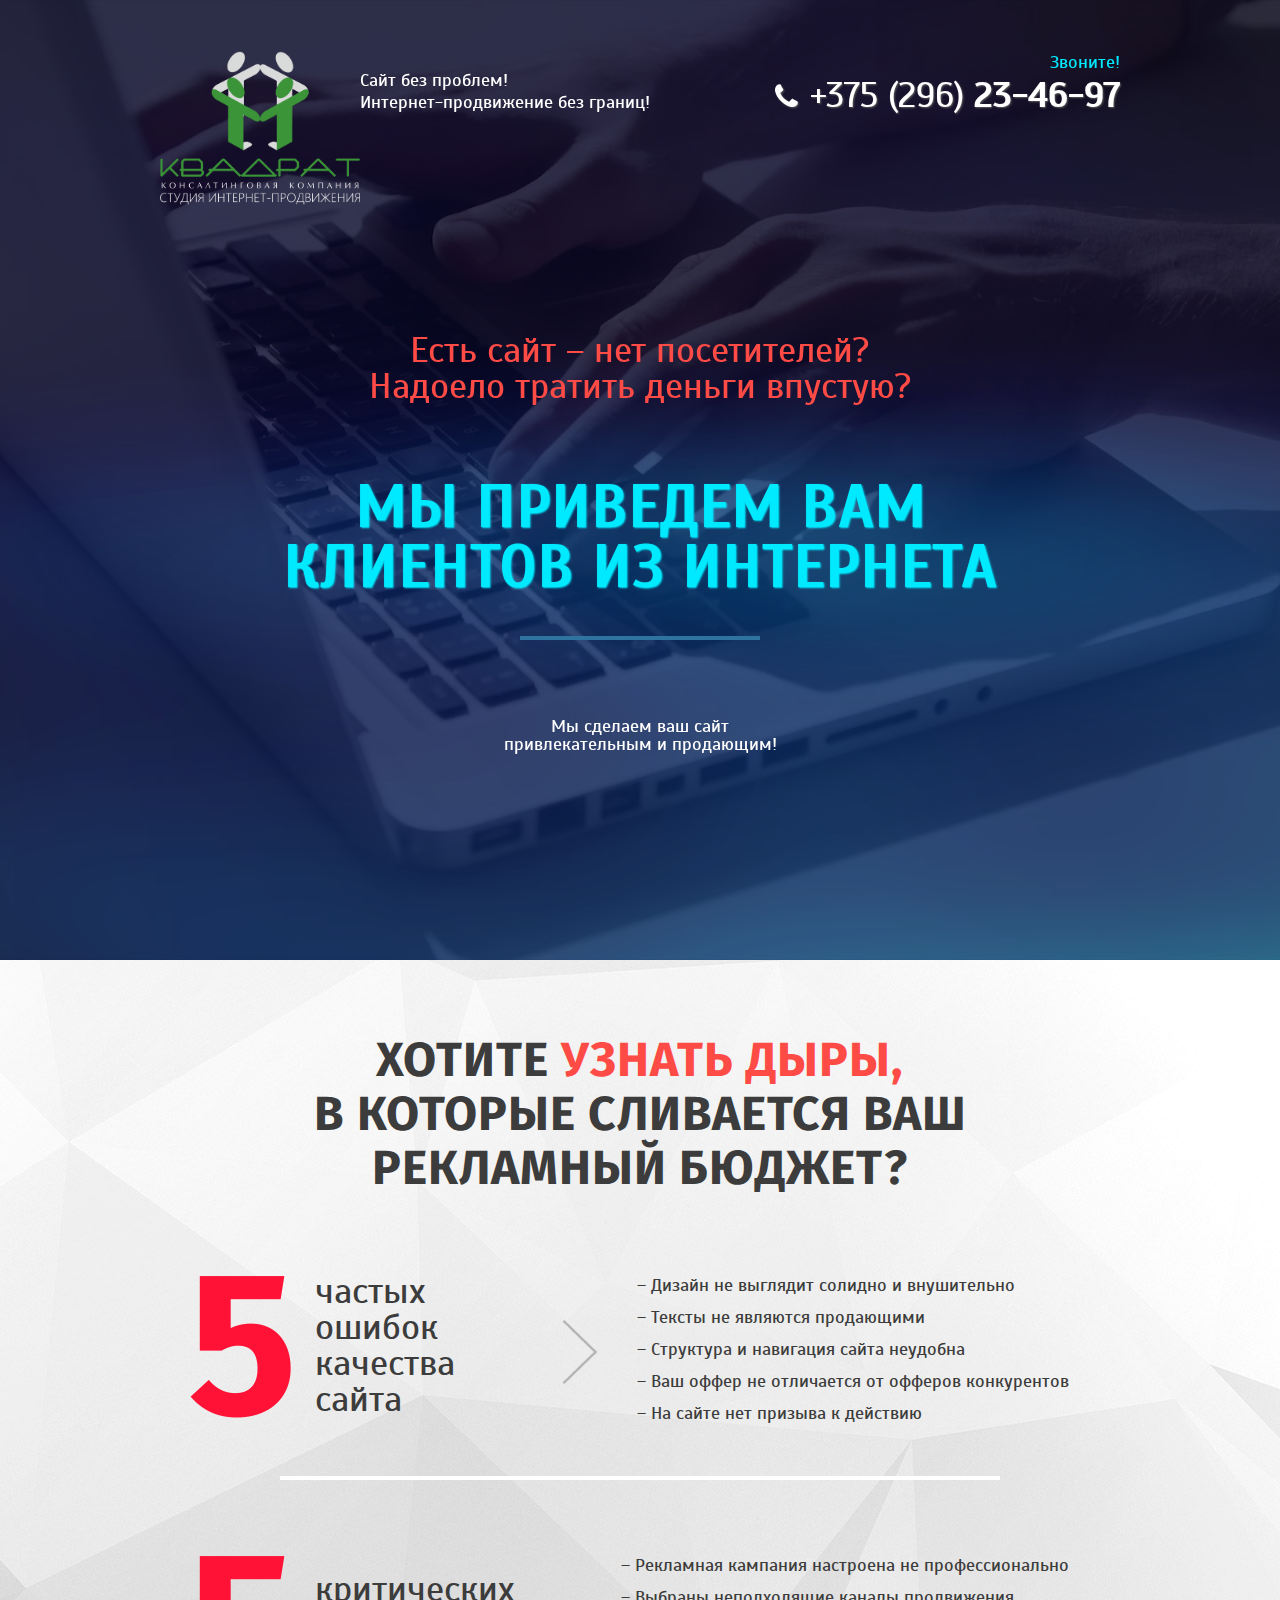
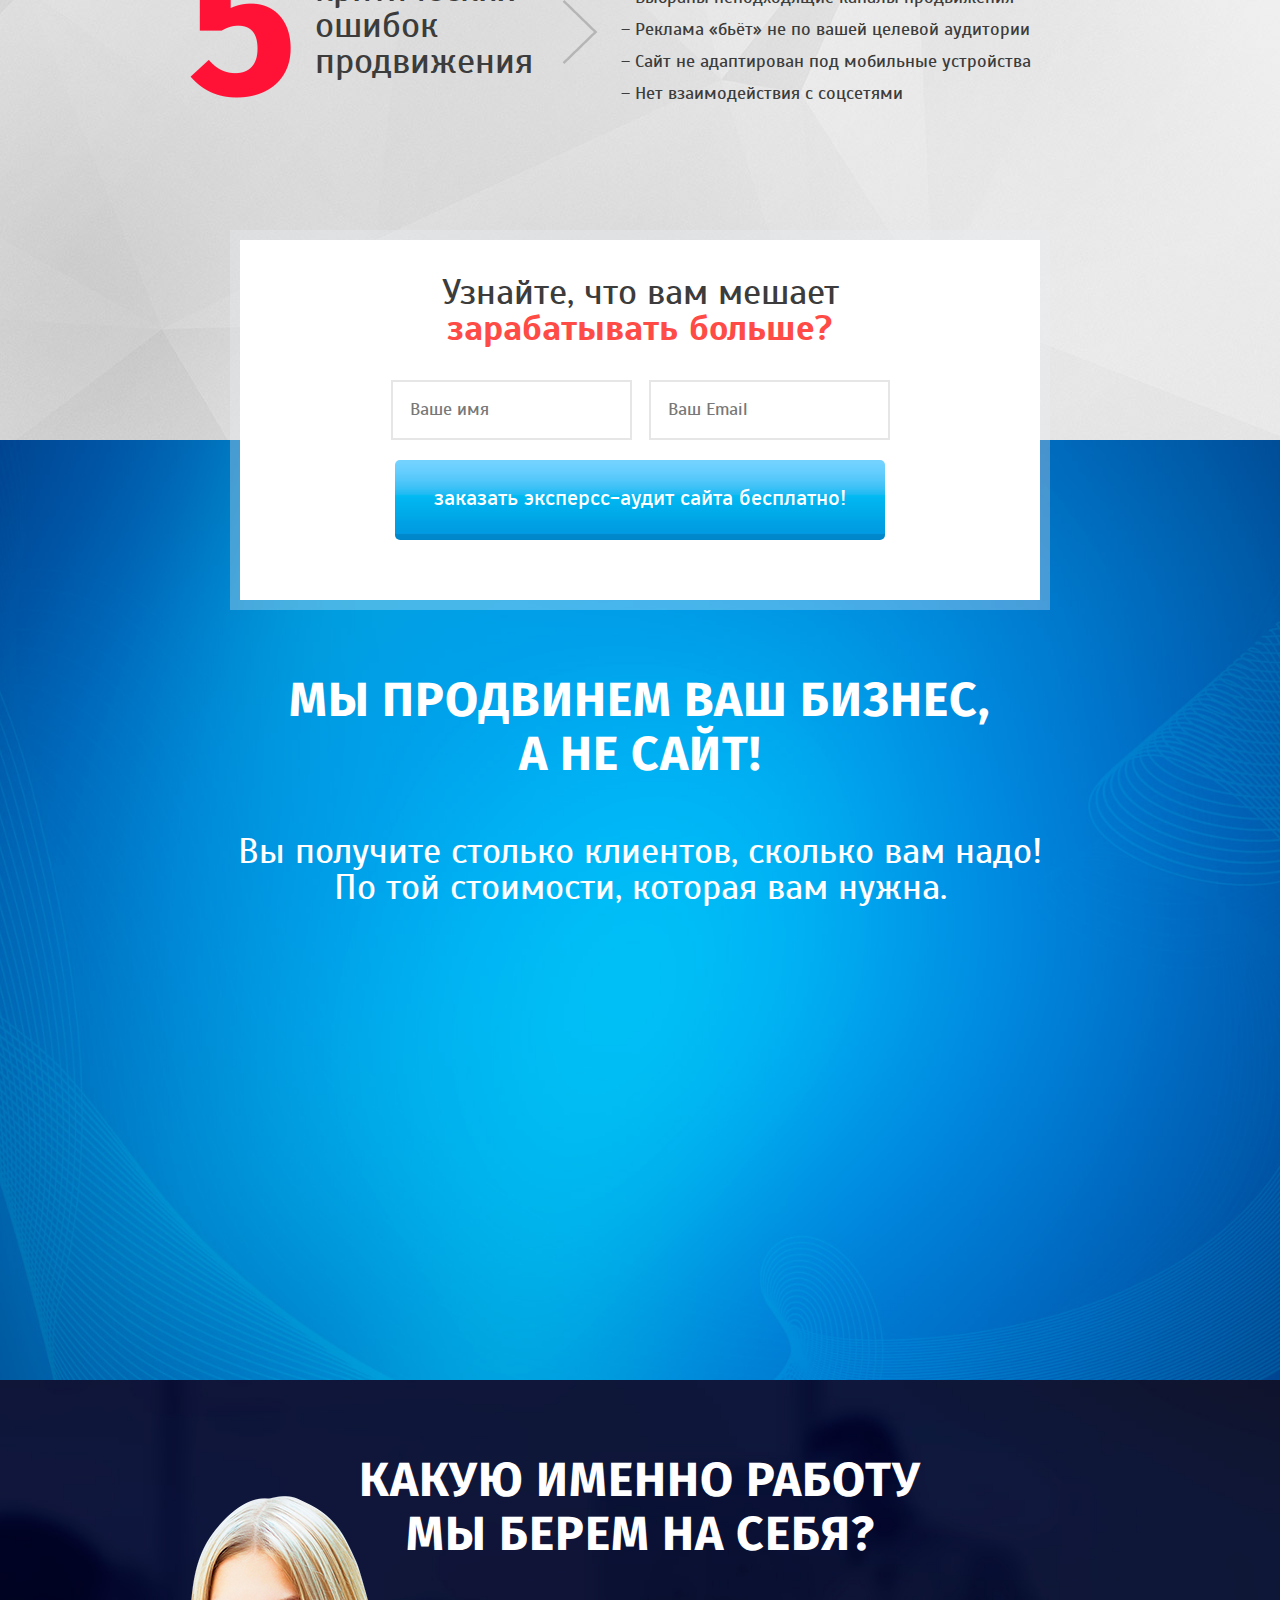
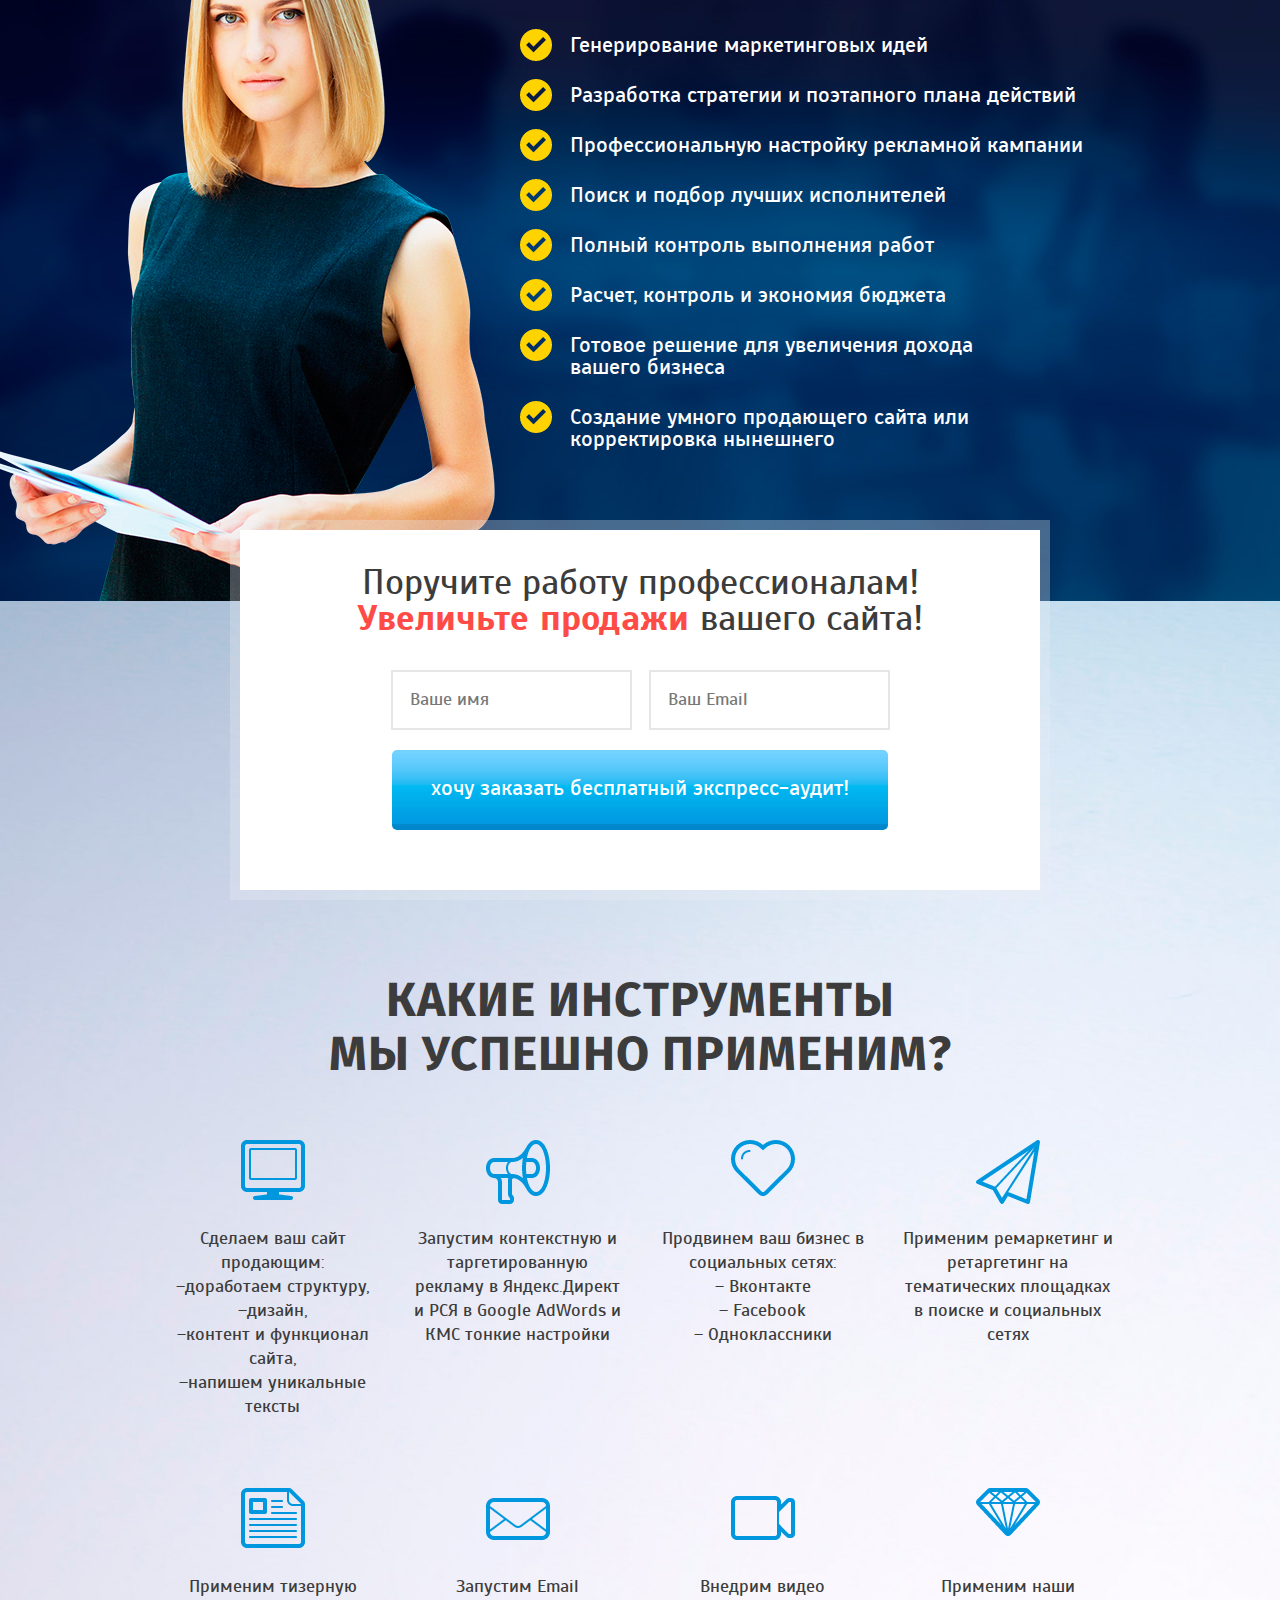
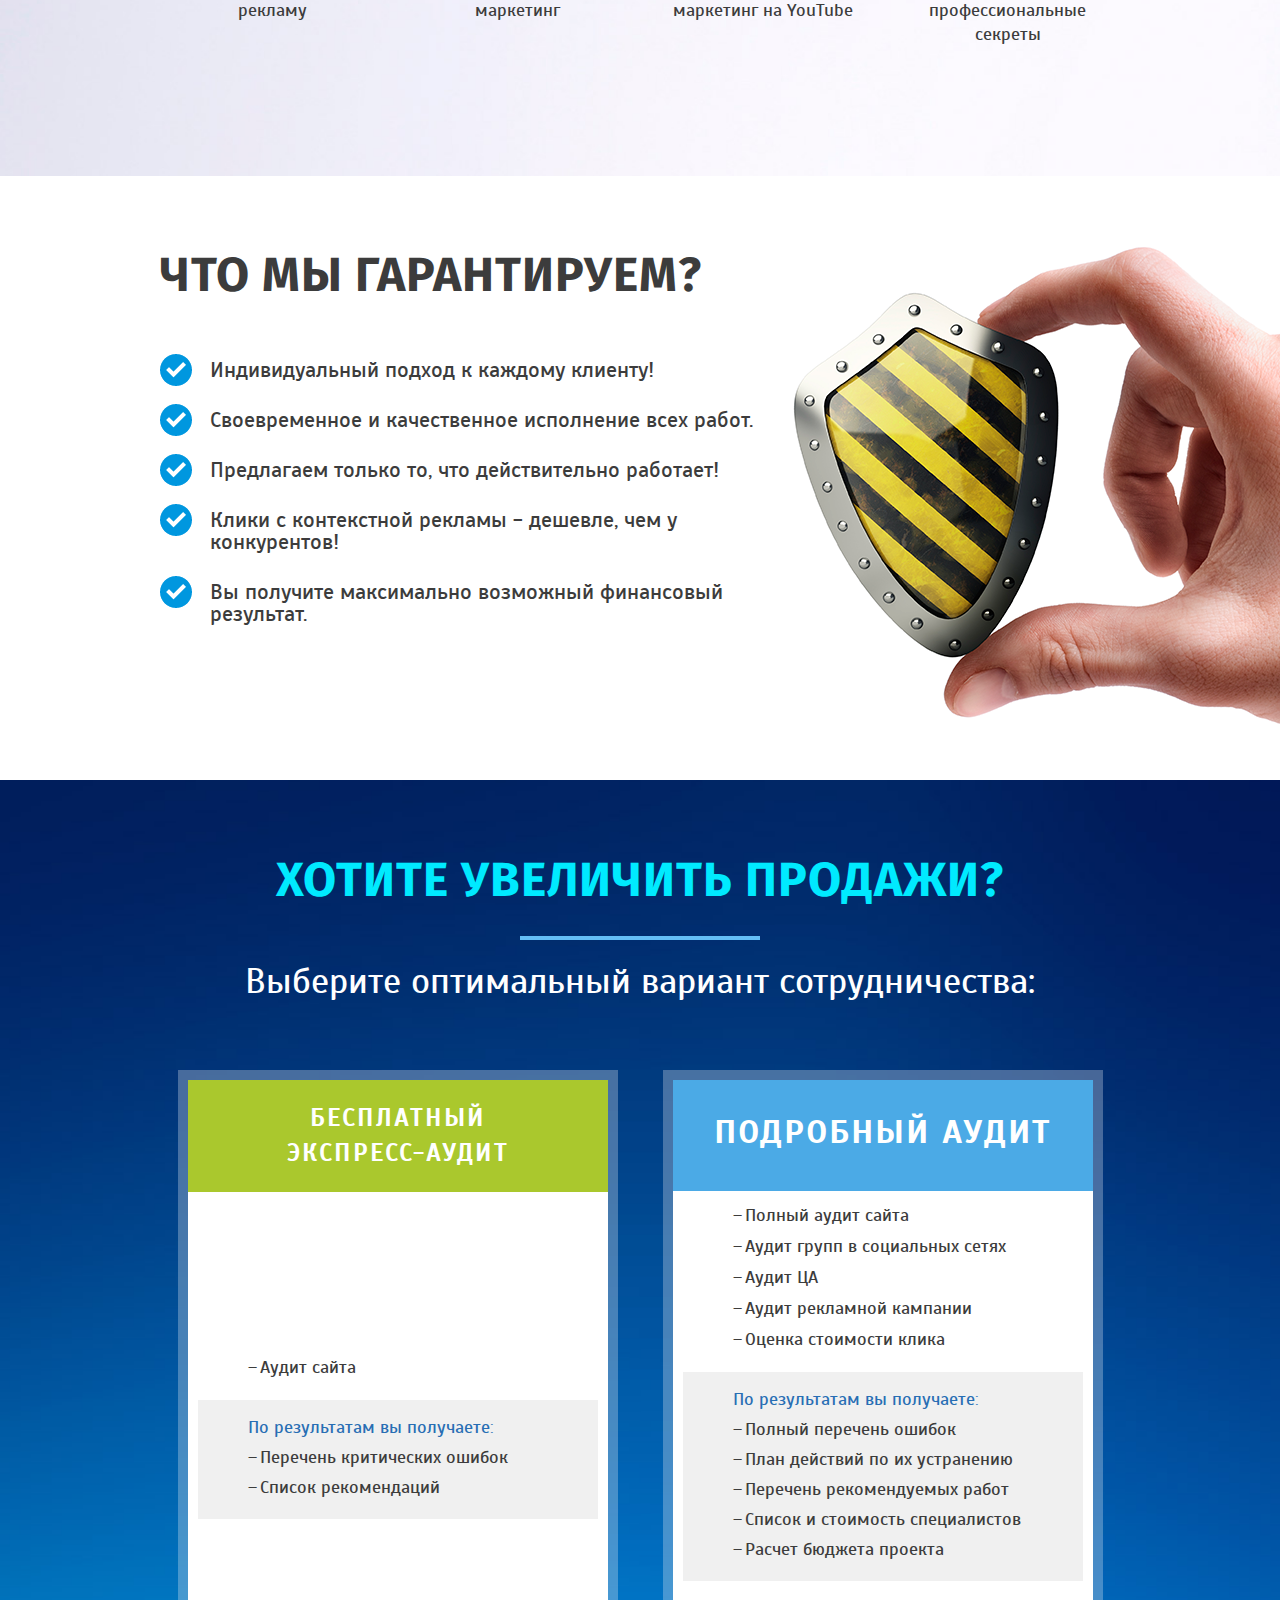
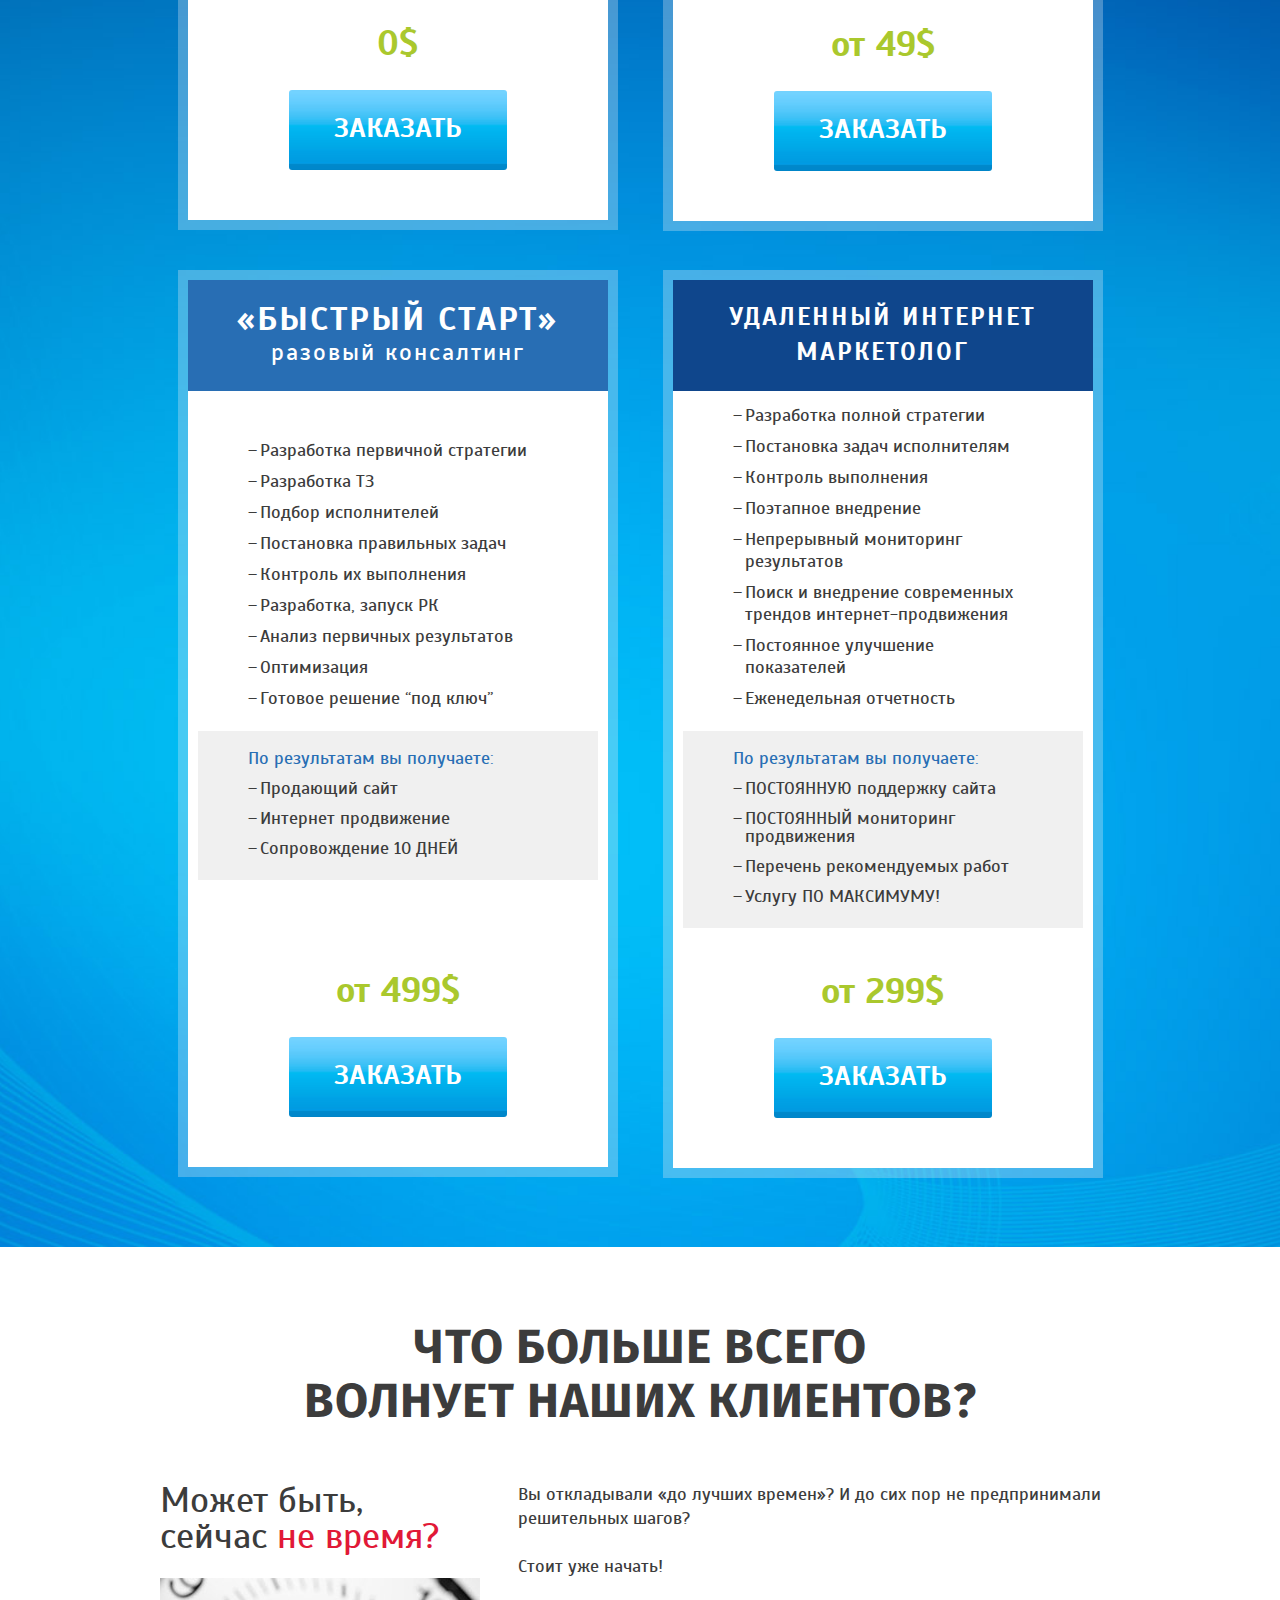
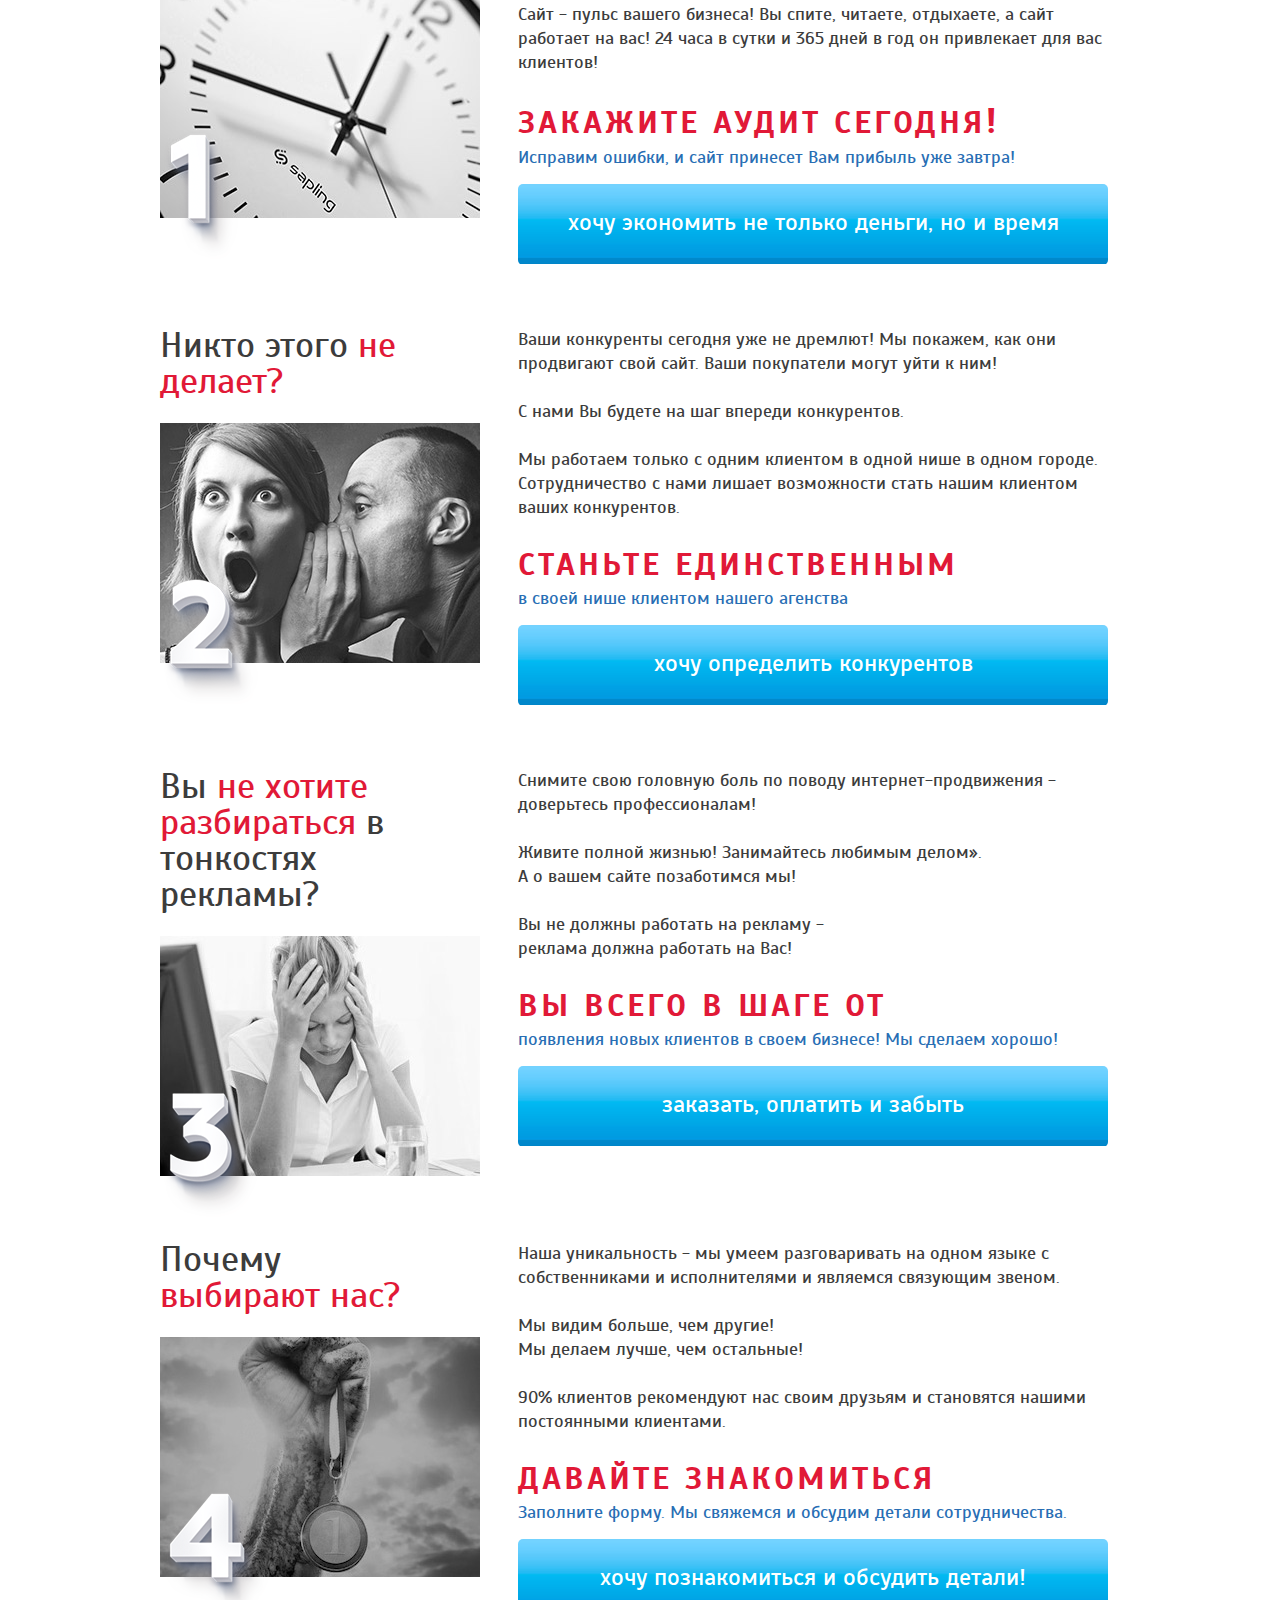
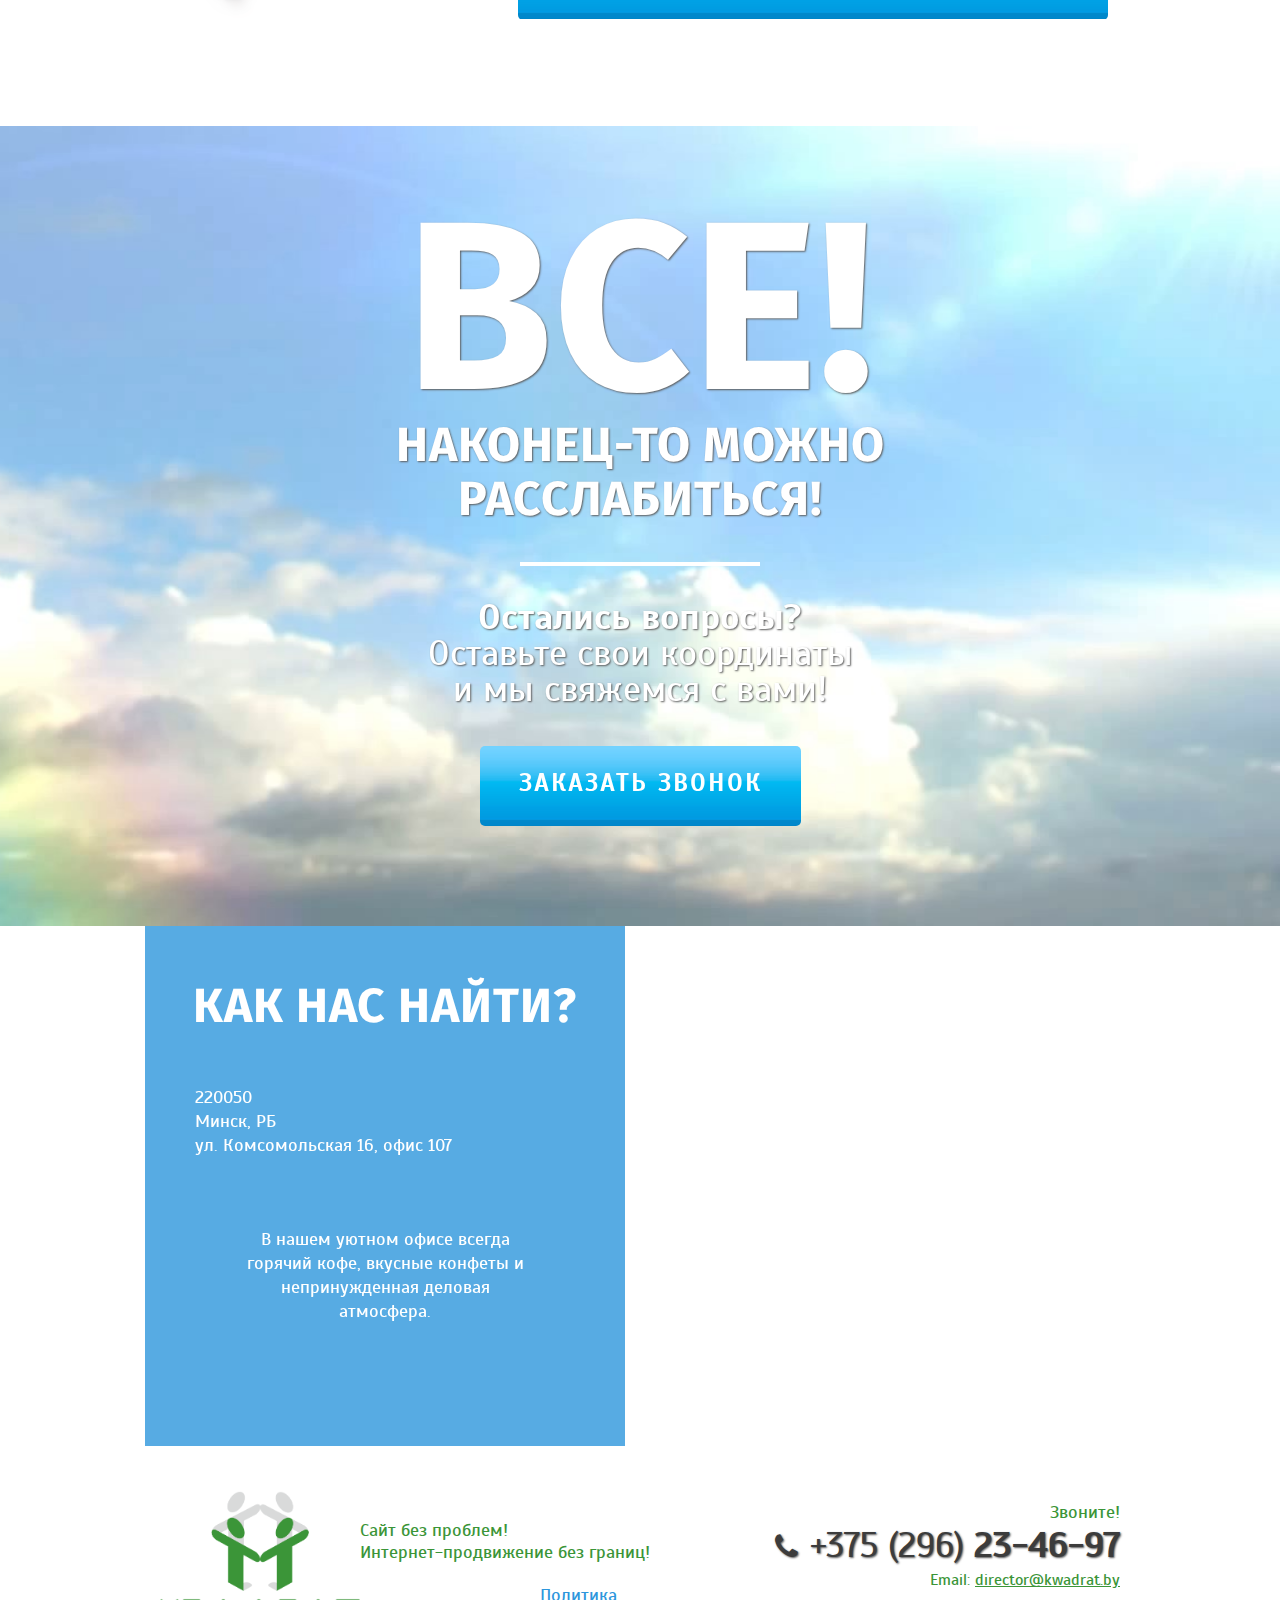
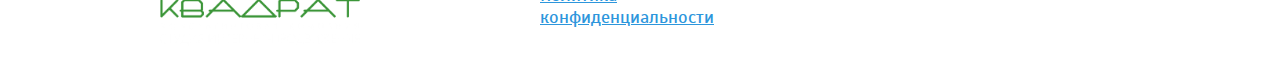
<file: lands/square/index.html>
﻿<!DOCTYPE html>
<!--[if lt IE 7]><html lang="ru" class="lt-ie9 lt-ie8 lt-ie7"><![endif]-->
<!--[if IE 7]><html lang="ru" class="lt-ie9 lt-ie8"><![endif]-->
<!--[if IE 8]><html lang="ru" class="lt-ie9"><![endif]-->
<!--[if gt IE 8]><!-->
<html lang="ru">
<!--<![endif]-->
<head>
	<meta charset="utf-8" />
	<title>Заголовок</title>
	<meta name="description" content="" />
	<meta http-equiv="X-UA-Compatible" content="IE=edge" />
	<meta name="viewport" content="width=device-width" />
	<link rel="shortcut icon" href="favicon.png" />
	<link rel="stylesheet" href="libs/font-awesome-4.2.0/css/font-awesome.min.css" />
	<link rel="stylesheet" href="css/reset.css" />
	<link rel="stylesheet" href="css/fonts.css" />
	<link rel="stylesheet" href="css/jquery.mb.YTPlayer.css" />
	<link rel="stylesheet" href="css/animate.css" />
	<link rel="stylesheet" href="css/style.css" />
	<link rel="shortcut icon" href="images/small-logo.png" type="image/x-icon">
	<script src="https://api-maps.yandex.ru/1.1/index.xml" type="text/javascript"></script>
</head>
<body>
	<!-- <div class="fixed_menu default anim0" id="menu">
		<div class="container clearfix">
			<div class="logo_holder">
				<img src="images/logo2.png" alt="Logo">
			</div>
			<div class="phone_holder">
				<span>Звоните!</span>
				<span><i class="fa fa-phone"></i><span>+8 800</span> 200 50 80</span>
			</div>
		</div>
	</div> -->
	<header>
	    <div id="headBg">
	        <div id="testText">
	            <div class="video_bg1">
					<div class="header">
						<div class="container clearfix">
							<div class="logo_holder">
								<img src="images/logo_new.png" alt="Logo">
							</div>
							<div class="new_title">
								<span>Сайт без проблем!</span>
								<span>Интернет-продвижение без границ!</span>
							</div>
							<div class="phone_holder">
								<span>Звоните!</span>
								<span>
									<i class="fa fa-phone"></i><a href="tel:+375296234697"><span>+375 (296) </span>23-46-97</span></a>
								</span>
							</div>
						</div>
					</div>
					<div class="main_title">
						<div class="container">
							<div class="have_web">
								<span>Есть сайт – нет посетителей?</span>
								<span>Надоело тратить деньги впустую?</span>
							</div>
							<h1>Мы приведем вам<br />клиентов из интернета</h1>
							<div class="line"></div>
							<div class="head_btn">
								<span>Мы сделаем ваш сайт<br />привлекательным и продающим!</span>
							</div>
						</div>
					</div>
				</div>
	        </div>
	    </div>		
		<div id="video" class="player" data-property="{videoURL:'0nPn3OO6t2o',containment:'#headBg', showControls:false, autoPlay:true, loop:true, mute:true, startAt:0, opacity:1, addRaster:true, quality:'default', optimizeDisplay: 'true'}"></div> 
	</header>
	<main id="first">
		<div class="budget">
			<div class="container">
				<h3>Хотите <span>узнать дыры,</span><br />в которые сливается ваш<br />рекламный бюджет?</h3>
				<div class="budget_li">
					<div class="bud_left">
						<div><span>частых<br />ошибок<br />качества<br />сайта</span></div>
					</div>
					<ul class="bud_right">
						<li>&ndash; Дизайн не выглядит солидно и внушительно</li>
						<li>&ndash; Тексты не являются продающими</li>
						<li>&ndash; Структура и навигация сайта неудобна</li>
						<li>&ndash; Ваш оффер не отличается от офферов конкурентов</li>
						<li>&ndash; На сайте нет призыва к действию</li>
					</ul>
				</div>
				<div class="big_line"></div>
				<div class="budget_li">
					<div class="bud_left">
						<div><span>критических<br />ошибок<br />продвижения</span></div>
					</div>
					<ul class="bud_right">
						<li>&ndash; Рекламная кампания настроена не профессионально</li>
						<li>&ndash; Выбраны неподходящие каналы продвижения</li>
						<li>&ndash; Реклама «бьёт» не по вашей целевой аудитории</li>
						<li>&ndash; Сайт не адаптирован под мобильные устройства</li>
						<li>&ndash; Нет взаимодействия с соцсетями</li>
					</ul>
				</div>
			</div>
		</div>
		<div class="business">
			<div class="container">
				<div class="form1_holder">
					<div class="form_area">
						<form action="upform.php" method="post" class="upform">
							<div class="form_title">
								<span>Узнайте, что вам мешает</span>
								<span>зарабатывать больше?</span>
							</div>
							<input type="text" pattern="\D*" name="name1" title="Пример: Андрей" placeholder="Ваше имя" required>
							<input type="email" name="email1" title="Пример: aaaaaaa@yandex.ru" placeholder="Ваш Email" required>
							<button type="submit">заказать эксперсс-аудит сайта бесплатно!</button>
						</form>
					</div>
				</div>
				<h3>мы продвинем ваш бизнес,<br />а не сайт!</h3>
				<h4>Вы получите столько клиентов, сколько вам надо!<br />По той стоимости, которая вам нужна.</h4>
				<div class="slider_holder">
					<ul class="prod_slider">
						<li>
							<ul class="marks1 mark_style clearfix">
								<li class="sl3 anim3">
									<img src="images/new1.png">
									<div>
										<div>
											<div>
												<span>Клиентов станет больше!</span>
											</div>
										</div>
									</div>
								</li>
								<li class="sl2 anim2">
									<img src="images/new2.png">
									<div>
										<div>
											<div>
												<span>Клиенты придут быстрее</span>
											</div>
										</div>
									</div>
								</li>
								<li class="sl1 anim1">
									<img src="images/new3.png">
									<div>
										<div>
											<div>
												<span>Клиенты<br />будут<br />дешевле</span>
											</div>
										</div>
									</div>
								</li>
							</ul>
						</li>
						<li>
							<ul class="marks2 mark_style claerfix mar2_fade anim5">
								<li>
									<img src="images/new4.png">
									<div>
										<div>
											<div>
												<span>Клики превратим<br />в деньги</span>
											</div>
										</div>
									</div>
								</li>
								<li>
									<img src="images/new5.png">
									<div>
										<div>
											<div>
												<span>Прибыль будет<br />больше</span>
											</div>
										</div>
									</div>
								</li>
							</ul>
						</li>
					</ul>
				</div>
			</div>
		</div>
		<div class="work">
			<div class="container work_img">
				<h3>Какую именно работу<br />мы берем на себя?</h3>
				<ul class="desc_list">
					<li>Генерирование маркетинговых идей</li>
					<li>Разработка стратегии и поэтапного плана действий</li>
					<li>Профессиональную настройку рекламной кампании</li>
					<li>Поиск и подбор лучших исполнителей</li>
					<li>Полный контроль выполнения работ</li>
					<li>Расчет, контроль и экономия бюджета</li>
					<li>Готовое решение для увеличения дохода<br />вашего бизнеса</li>
					<li>Создание умного продающего сайта или корректировка нынешнего</li>
				</ul>
				<div class="img1_holder">
					<img src="images/girl.png">
				</div>					
			</div>
		</div>
		<div class="instruments">
			<div class="container">
				<div class="form2_holder">
					<div class="form_area">
						<form action="bottomform.php" method="post" class="bottomform">
							<div class="form_title">
								<span>Поручите работу профессионалам!</span>
								<span>Увеличьте продажи <span>вашего сайта!</span></span>
							</div>
							<input type="text" name="name2" pattern="\D*" title="Пример: Андрей" placeholder="Ваше имя" required>
							<input type="email" name="email2" title="Пример: aaaaaaa@yandex.ru" placeholder="Ваш Email" required>
							<button>хочу заказать бесплатный экспресс-аудит!</button>
						</form>
					</div>
				</div>
				<h3>какие инструменты<br />мы успешно применим?</h3>
				<ul class="instrum_li">
					<li>
						<div><img src="images/ic1.png"></div>
						<p>Сделаем ваш сайт продающим:<br />&ndash;доработаем структуру,<br />&ndash;дизайн,<br />&ndash;контент и функционал сайта,<br />&ndash;напишем уникальные тексты</p>
					</li>
					<li>
						<div><img src="images/ic2.png"></div>
						<p>Запустим контекстную и таргетированную рекламу в Яндекс.Директ и РСЯ в Google AdWords и КМС тонкие настройки</p>
					</li>
					<li>
						<div><img src="images/ic3.png"></div>
						<p>Продвинем ваш бизнес в социальных сетях:<br />
						&ndash; Вконтакте<br />&ndash; Facebook<br />&ndash; Одноклассники</p>
					</li>
					<li>
						<div><img src="images/ic4.png"></div>
						<p>Применим ремаркетинг и ретаргетинг на тематических площадках в поиске и социальных сетях</p>
					</li>
				</ul>
				<ul class="instrum_li">
					<li>
						<div><img src="images/ic5.png"></div>
						<p>Применим тизерную рекламу</p>
					</li>
					<li>
						<div><img src="images/ic6.png"></div>
						<p>Запустим Email маркетинг</p>
					</li>
					<li>
						<div><img src="images/ic7.png"></div>
						<p>Внедрим видео маркетинг на YouTube</p>
					</li>
					<li>
						<div><img src="images/ic8.png"></div>
						<p>Применим наши профессиональные секреты</p>
					</li>
				</ul>
			</div>
		</div>
		<div class="garanties">
			<div class="container">
				<h3>Что мы гарантируем?</h3>
				<ul class="gar_list">
					<li>Индивидуальный подход к каждому клиенту!</li>
					<li>Своевременное и качественное исполнение всех работ.</li>
					<li>Предлагаем только то, что действительно работает!</li>
					<li>Клики с контекстной рекламы - дешевле, чем у конкурентов!</li>
					<li>Вы получите максимально возможный финансовый результат.</li>
				</ul>
				<div class="img2_holder">
					<img src="images/scheet.png">
				</div>
			</div>
		</div>
		<div class="sales">
			<div class="container">
				<h3>Хотите увеличить продажи?</h3>
				<div class="line"></div>
				<h4>Выберите оптимальный вариант сотрудничества:</h4>
				<ul class="sale_list">
					<li>
						<div class="bg_sale">
							<div class="title_sale">
								<span>Бесплатный<br />экспресс-аудит</span>
							</div>
							<ul class="sec_sale">
								<li>
									Аудит сайта
								</li>
							</ul>
							<div class="third_sale">
								<ul>
									<li>По результатам вы получаете:</li>
									<li>Перечень критических ошибок</li>
									<li>Список рекомендаций</li>
								</ul>
							</div>
							<div class="price_sale">
								<span>0$</span>
							</div>
							<div class="btn_sale">
								<span class="push_btn1">Заказать</span>
							</div>
						</div>
					</li>
					<li>
						<div class="bg_sale">
							<div class="title_sale">
								<span>Подробный аудит</span>
							</div>
							<ul class="sec_sale">
								<li>
									Полный аудит сайта
								</li>
								<li>
									Аудит групп в социальных сетях
								</li>
								<li>
									Аудит ЦА
								</li>
								<li>
									Аудит рекламной кампании
								</li>
								<li>
									Оценка стоимости клика
								</li>
							</ul>
							<div class="third_sale">
								<ul>
									<li>По результатам вы получаете:</li>
									<li>Полный перечень ошибок</li>
									<li>План действий по их устранению</li>
									<li>Перечень рекомендуемых работ</li>
									<li>Список и стоимость специалистов</li>
									<li>Расчет бюджета проекта</li>
								</ul>
							</div>
							<div class="price_sale">
								<span>от 49$</span>
							</div>
							<div class="btn_sale">
								<span class="push_btn2">Заказать</span>
							</div>
						</div>
					</li>
					<li>
						<div class="bg_sale">
							<div class="title_sale">
								<span>&laquo;Быстрый старт&raquo;</span>
								<span>разовый консалтинг</span>
							</div>
							<ul class="sec_sale">
								<li>
									Разработка первичной стратегии
								</li>
								<li>
									Разработка ТЗ
								</li>
								<li>
									Подбор исполнителей
								</li>
								<li>
									Постановка правильных задач
								</li>
								<li>
									Контроль их выполнения
								</li>
								<li>
									Разработка, запуск РК
								</li>
								<li>
									Анализ первичных результатов
								</li>
								<li>
									Оптимизация
								</li>
								<li>
									Готовое решение “под ключ”
								</li>
							</ul>
							<div class="third_sale">
								<ul>
									<li>По результатам вы получаете:</li>
									<li>Продающий сайт</li>
									<li>Интернет продвижение</li>
									<li>Сопровождение 10 ДНЕЙ</li>
								</ul>
							</div>
							<div class="price_sale">
								<span>от 499$</span>
							</div>
							<div class="btn_sale">
								<span class="push_btn3">Заказать</span>
							</div>
						</div>
					</li>
					<li>
						<div class="bg_sale">
							<div class="title_sale">
								<span>Удаленный интернет маркетолог</span>
							</div>
							<ul class="sec_sale">
								<li>
									Разработка полной стратегии
								</li>
								<li>
									Постановка задач исполнителям
								</li>
								<li>
									Контроль выполнения
								</li>
								<li>
									Поэтапное внедрение
								</li>
								<li>
									Непрерывный мониторинг результатов
								</li>
								<li>
									Поиск и внедрение современных трендов интернет-продвижения
								</li>
								<li>
									Постоянное улучшение показателей
								</li>
								<li>
									Еженедельная отчетность
								</li>
							</ul>
							<div class="third_sale">
								<ul>
									<li>По результатам вы получаете:</li>
									<li>ПОСТОЯННУЮ поддержку сайта</li>
									<li>ПОСТОЯННЫЙ мониторинг продвижения</li>
									<li>Перечень рекомендуемых работ</li>
									<li>Услугу ПО МАКСИМУМУ!</li>
								</ul>
							</div>
							<div class="price_sale">
								<span>от 299$</span>
							</div>
							<div class="btn_sale">
								<span class="push_btn4">Заказать</span>
							</div>
						</div>
					</li>
				</ul>
			</div>
		</div>
		<div class="clients">
			<div class="container">
				<h3>что больше всего<br />волнует наших клиентов?</h3>
				<ul class="cl_list">
					<li>
						<div class="cl_left">
							<div class="cl_title">
								<span>Может быть,<br />сейчас <span>не время?</span></span>
							</div>
							<div>
								<img src="images/time.jpg">
								<div class="number">
									<img src="images/numb.png">
								</div>
							</div>
						</div>
						<div class="cl_right">
							<p>Вы откладывали «до лучших времен»? И до сих пор не предпринимали решительных шагов? </p>
							<p>Стоит уже начать!</p>
							<p>Сайт - пульс вашего бизнеса! Вы спите, читаете, отдыхаете, а сайт работает на вас! 24 часа в сутки и 365 дней в год он привлекает для вас клиентов!</p>
							<h4>закажите аудит сегодня<span>!</span></h4>
							<div class="errors">Исправим ошибки, и сайт принесет Вам прибыль уже завтра!</div>
							<div class="btn_holder push_btn6">
								<span class="btn">хочу экономить не только деньги, но и время</span>
							</div>
						</div>
					</li>
					<li>
						<div class="cl_left">
							<div class="cl_title">
								<span>Никто этого <span>не делает?</span></span>
							</div>
							<div>
								<img src="images/time1.jpg">
								<div class="number">
									<img src="images/numb2.png">
								</div>
							</div>
						</div>
						<div class="cl_right">
							<p>Ваши конкуренты сегодня уже не дремлют! Мы покажем, как они продвигают свой сайт. Ваши покупатели могут уйти к ним!</p>
							<p>С нами Вы будете на шаг впереди конкурентов.</p>
							<p>Мы работаем только с одним клиентом в одной нише в одном городе. Сотрудничество с нами лишает возможности стать нашим клиентом ваших конкурентов.</p>
							<h4>Станьте единственным</h4>
							<div class="errors">в своей нише клиентом нашего агенства</div>
							<div class="btn_holder push_btn7">
								<span class="btn">хочу определить конкурентов</span>
							</div>
						</div>
					</li>
					<li>
						<div class="cl_left">
							<div class="cl_title">
								<span>Вы <span>не хотите разбираться</span> в тонкостях рекламы?</span>
							</div>
							<div>
								<img src="images/time2.jpg">
								<div class="number">
									<img src="images/numb3.png">
								</div>
							</div>
						</div>
						<div class="cl_right">
							<p>Снимите свою головную боль по поводу интернет-продвижения - доверьтесь профессионалам!</p>
							<p>Живите полной жизнью! Занимайтесь любимым делом».<br />А о вашем сайте позаботимся мы!</p>
							<p>Вы не должны работать на рекламу -<br />реклама должна работать на Вас!</p>
							<h4>вы всего в шаге от</h4>
							<div class="errors">появления новых клиентов в своем бизнесе! Мы сделаем хорошо!</div>
							<div class="btn_holder push_btn8">
								<span class="btn">заказать, оплатить и забыть</span>
							</div>
						</div>
					</li>
					<li>
						<div class="cl_left">
							<div class="cl_title">
								<span>Почему<br /><span>выбирают нас?</span></span>
							</div>
							<div>
								<img src="images/time3.jpg">
								<div class="number">
									<img src="images/numb4.png">
								</div>
							</div>
						</div>
						<div class="cl_right">
							<p>Наша уникальность - мы умеем разговаривать на одном языке с собственниками и исполнителями и являемся связующим звеном.</p>
							<p>Мы видим больше, чем другие!<br />Мы делаем лучше, чем остальные!</p>
							<p>90% клиентов рекомендуют нас своим друзьям и становятся нашими постоянными клиентами.</p>
							<h4>Давайте знакомиться</h4>
							<div class="errors">Заполните форму. Мы свяжемся и обсудим детали сотрудничества.</div>
							<div class="btn_holder push_btn9">
								<span class="btn">Хочу познакомиться и обсудить детали!</span>
							</div>
						</div>
					</li>
				</ul>
			</div>
		</div>
		<div class="video2">
			<div id="bottomBg">
		        <div id="testText">
			        <div class="video_bg2">
			        	<div class="container">
			        		<div class="all">Все!</div>
			        		<h3>наконец-то можно<br />расслабиться!</h3>
			        		<div class="line"></div>
			        		<div class="questions">
				        		<span>Остались вопросы?</span>
				        		<span>Оставьте свои координаты<br />и мы свяжемся с вами!</span>
			        		</div>
			        		<div class="btn_holder">
								<span class="btn push_btn5">Заказать звонок</span>
							</div>
			        	</div>
			        </div>
		        </div>
		    </div>		
			<div id="videoSec" class="player" data-property="{videoURL:'joZu_bU5x88',containment:'#bottomBg', showControls:false, autoPlay:true, loop:true, mute:true, startAt:0, opacity:1, addRaster:true, quality:'default'}"></div>
		</div>
		<div class="map">
			<div id="YMapsID" style="width:100%;height:520px"></div>
			<div class="adress_holder">
				<div class="container">
					<div class="adress_desc">
						<h3>Как нас найти?</h3>
						<p>220050<br />Минск, РБ<br />ул. Комсомольская 16, офис 107</p>
						<div class="office_plus">
							<p>В нашем уютном офисе всегда горячий кофе, вкусные конфеты и непринужденная деловая атмосфера.</p>
						</div>
					</div>
				</div>
			</div>
		</div>
	</main>
	<footer>
		<div class="container clearfix">
			<div class="logo_holder">
				<img src="images/logo_new.png" alt="Logo">
				<a href="politic.html" id="politic">Политика конфиденциальности</a>
			</div>
			<div class="new_title">
				<span>Сайт без проблем!</span>
				<span>Интернет-продвижение без границ!</span>
			</div>
			<div class="phone_holder">
				<span>Звоните!</span>
				<span>
					<i class="fa fa-phone"></i><a href="tel:+375296234697"><span>+375 (296) </span>23-46-97</span></a>
				</span>
			</div>
			<div class="mail_foot">
				<span>Email: </span>
				<a href="mailto:director@kwadrat.by">director@kwadrat.by</a>
			</div>
		</div>
	</footer>
	<div id="hide-layout" class="hide-layout"></div>

	<!-- ХОТИТЕ УВЕЛИЧИТЬ ПРОДАЖИ?__НАЧАЛО -->
	<div class="popup_holder express_wind">
		<div class="buy_form_title1">
			<span>Бесплатный<br /> экспресс-аудит</span>
		</div>
		<div>
			<form action="express.php" method="post" class="express">
				<fieldset>
					<input type="text" name="name3" pattern="\D*" title="Пример: Андрей" placeholder="Ваше имя" required>
					<input type="text" pattern="[\x1F-\xBF]*" name="adress3" title="Пример: aaaaaaa@yandex.ru или 888 888 88 88 88" placeholder="Email или телефон" required>
					<input type="text" name="site3" title="Пример: http://www.aaaaa.com" placeholder="Адрес вашего сайта" required>
					<button type="submit">Заказать</button>
				</fieldset>
			</form>
		</div>
		<div class="close"></div>
	</div>

	<div class="popup_holder detailed_wind">
		<div class="buy_form_title2">
			<span>Подробный аудит</span>
		</div>
		<div>
			<form action="detailed.php" method="post" class="detailed">
				<fieldset>
					<input type="text" name="name4" pattern="\D*" placeholder="Ваше имя" required>
					<input type="text" pattern="[\x1F-\xBF]*" name="adress4" placeholder="Email или телефон" required>
					<input type="text" name="site4" title="Пример: http://www.aaaaa.com" placeholder="Адрес вашего сайта" required>
					<button type="submit">Заказать</button>
				</fieldset>
			</form>
		</div>
		<div class="close"></div>
	</div>

	<div class="popup_holder quick_wind">
		<div class="buy_form_title3">
			<span>&laquo;Быстрый старт&raquo;</span>
			<span>разовый консалтинг</span>
		</div>
		<div>
			<form action="quick.php" method="post" class="quick">
				<fieldset>
					<input type="text" name="name5" pattern="\D*" placeholder="Ваше имя" required>
					<input type="text" pattern="[\x1F-\xBF]*" name="adress5" placeholder="Email или телефон" required>
					<input type="text" name="site5" title="Пример: http://www.aaaaa.com" placeholder="Адрес вашего сайта" required>
					<button type="submit">Заказать</button>
				</fieldset>
			</form>
		</div>
		<div class="close"></div>
	</div>

	<div class="popup_holder remote_wind">
		<div class="buy_form_title4">
			<span>Удаленный интернет маркетолог</span>
		</div>
		<div>
			<form action="remote.php" method="post" class="remote">
				<fieldset>
					<input type="text" name="name6" pattern="\D*" placeholder="Ваше имя" required>
					<input type="text" pattern="[\x1F-\xBF]*" name="adress6" placeholder="Email или телефон" required>
					<input type="text" name="site6" title="Пример: http://www.aaaaa.com" placeholder="Адрес вашего сайта" required>
					<button type="submit">Заказать</button>
				</fieldset>
			</form>
		</div>
		<div class="close"></div>
	</div>
	
	<!-- ХОТИТЕ УВЕЛИЧИТЬ ПРОДАЖИ?__КОНЕЦ -->

	<div class="popup_holder recall_wind">
		<div class="buy_form_title2 buy_form_title5">
			<span>Заказать обратный звонок</span>
		</div>
		<div>
			<form action="recall.php" method="post" class="reCall">
				<fieldset>
					<input type="text" name="name7" pattern="\D*" title="Пример: Андрей" placeholder="Ваше имя" required>
					<input type="tel" name="phone7" pattern="[+]+\d*" title="Пример: +375 296 23 46 97" placeholder="Ваш телефон" required>
					<button type="submit">Заказать</button>
				</fieldset>
			</form>
		</div>
		<div class="close"></div>
	</div>

	<!-- ЧТО БОЛЬШЕ ВСЕГО ВОЛНУЕТ НАШИХ КЛИЕНТОВ?__НАЧАЛО -->
	<div class="popup_holder time_wind">
		<div class="buy_form_title2 buy_form_title5">
			<span>Закажите аудит сегодня</span>
		</div>
		<div>
			<form action="time.php" method="post" class="time">
				<fieldset>
					<input type="text" name="name8" pattern="\D*" title="Пример: Андрей" placeholder="Ваше имя" required>
					<input type="text" pattern="[\x1F-\xBF]*" name="adress8" title="Пример: aaaaaaa@yandex.ru или 888 888 88 88 88" placeholder="Email или телефон" required>
					<input type="text" name="site8" title="Пример: http://www.aaaaa.com" placeholder="Адрес вашего сайта" required>
					<button type="submit">Заказать</button>
				</fieldset>
			</form>
		</div>
		<div class="close"></div>
	</div>
	<div class="popup_holder competition_wind">
		<div class="buy_form_title2 buy_form_title5">
			<span>Определить конкурентов</span>
		</div>
		<div>
			<form action="competition.php" method="post" class="competition">
				<fieldset>
					<input type="text" name="name9" pattern="\D*" title="Пример: Андрей" placeholder="Ваше имя" required>
					<input type="text" pattern="[\x1F-\xBF]*" name="adress9" title="Пример: aaaaaaa@yandex.ru или 888 888 88 88 88" placeholder="Email или телефон" required>
					<input type="text" name="site9" title="Пример: http://www.aaaaa.com" placeholder="Адрес вашего сайта" required>
					<button type="submit">Заказать</button>
				</fieldset>
			</form>
		</div>
		<div class="close"></div>
	</div>
	<div class="popup_holder forget_wind">
		<div class="buy_form_title2 buy_form_title5">
			<span>Заказать, оплатить и забыть</span>
		</div>
		<div>
			<form action="forget.php" method="post" class="forget">
				<fieldset>
					<input type="text" name="name10" pattern="\D*" title="Пример: Андрей" placeholder="Ваше имя" required>
					<input type="text" pattern="[\x1F-\xBF]*" name="adress10" title="Пример: aaaaaaa@yandex.ru или 888 888 88 88 88" placeholder="Email или телефон" required>
					<input type="text" name="site10" title="Пример: http://www.aaaaa.com" placeholder="Адрес вашего сайта" required>
					<button type="submit">Заказать</button>
				</fieldset>
			</form>
		</div>
		<div class="close"></div>
	</div>
	<div class="popup_holder details_wind">
		<div class="buy_form_title2 buy_form_title5">
			<span>Обсудить детали</span>
		</div>
		<div>
			<form action="details.php" method="post" class="detail">
				<fieldset>
					<input type="text" name="name11" pattern="\D*" title="Пример: Андрей" placeholder="Ваше имя" required>
					<input type="text" pattern="[\x1F-\xBF]*" name="adrese11" title="Пример: aaaaaaa@yandex.ru или 888 888 88 88 88" placeholder="Email или телефон" required>
					<input type="text" name="site11" title="Пример: http://www.aaaaa.com" placeholder="Адрес вашего сайта" required>
					<button type="submit">Заказать</button>
				</fieldset>
			</form>
		</div>
		<div class="close"></div>
	</div>
	<!-- ЧТО БОЛЬШЕ ВСЕГО ВОЛНУЕТ НАШИХ КЛИЕНТОВ?__КОНЕЦ -->
	<!--[if lt IE 9]>
	<script src="libs/html5shiv/es5-shim.min.js"></script>
	<script src="libs/html5shiv/html5shiv.min.js"></script>
	<script src="libs/html5shiv/html5shiv-printshiv.min.js"></script>
	<script src="libs/respond/respond.min.js"></script>
	<![endif]-->
	<script src="libs/jquery/jquery-2.1.3.min.js"></script>
	<script src="libs/video/jquery.mb.YTPlayer.min.js"></script>
	<script src="libs/scroll/plugins-scroll.js"></script>
	<script src="libs/scroll/scroll.anchor.js"></script>
	<script src="libs/form/jquery.form.min.js"></script>
	<script src="libs/bxslider/jquery.bxslider.min.js"></script>
	<script src="js/main.js"></script>
</body>
</html>
</file>
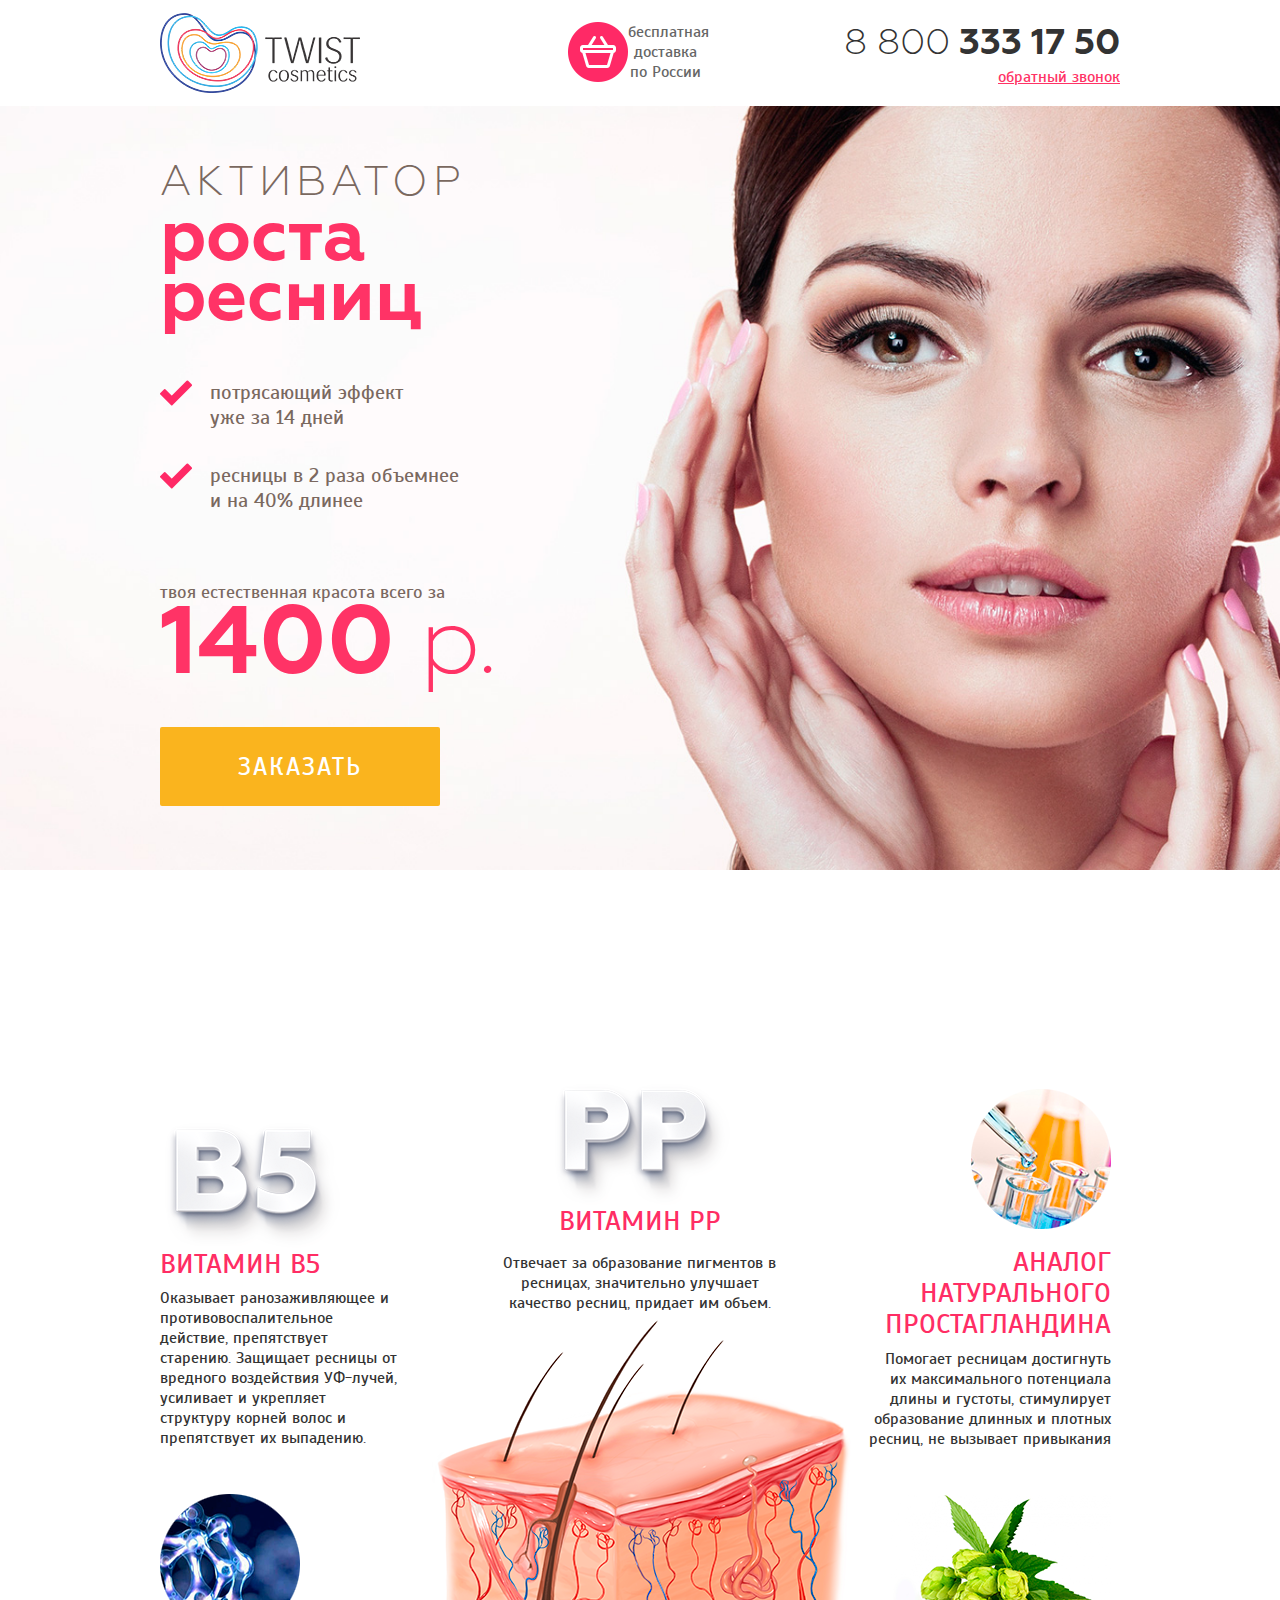
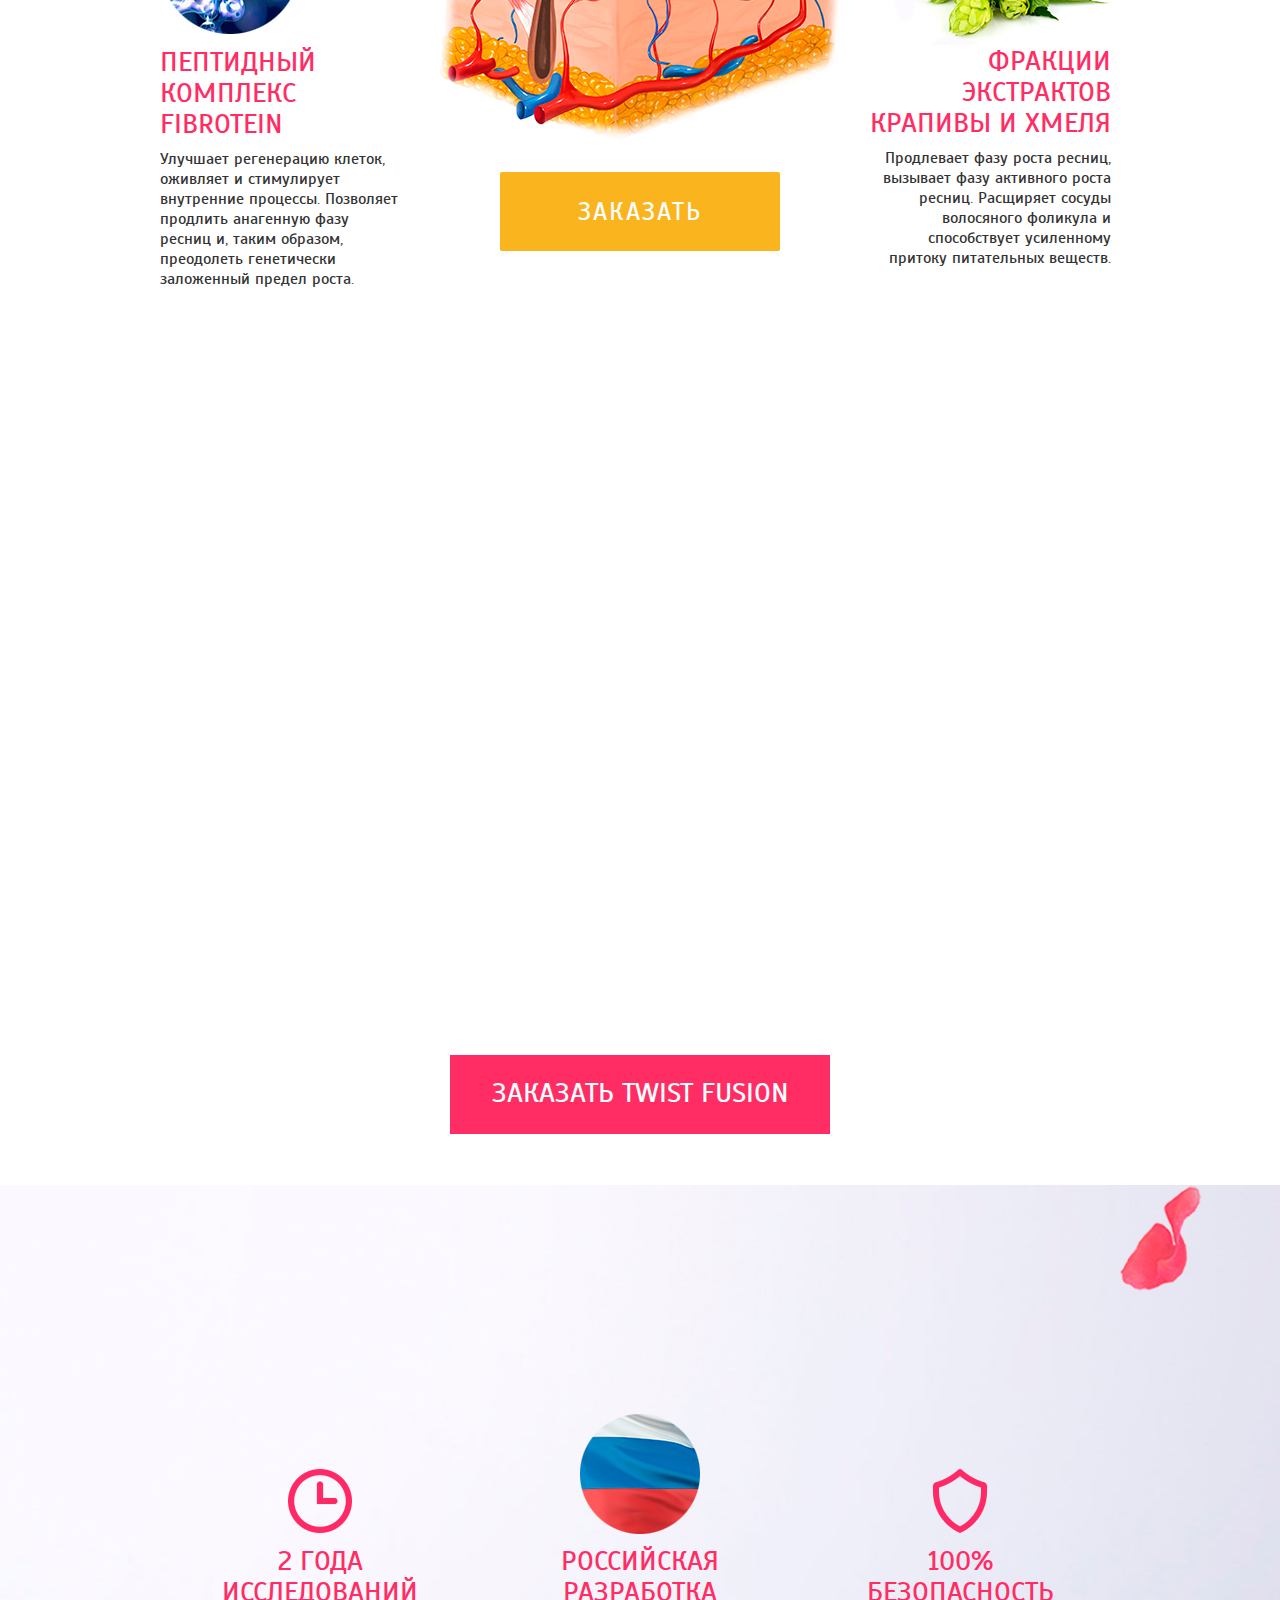
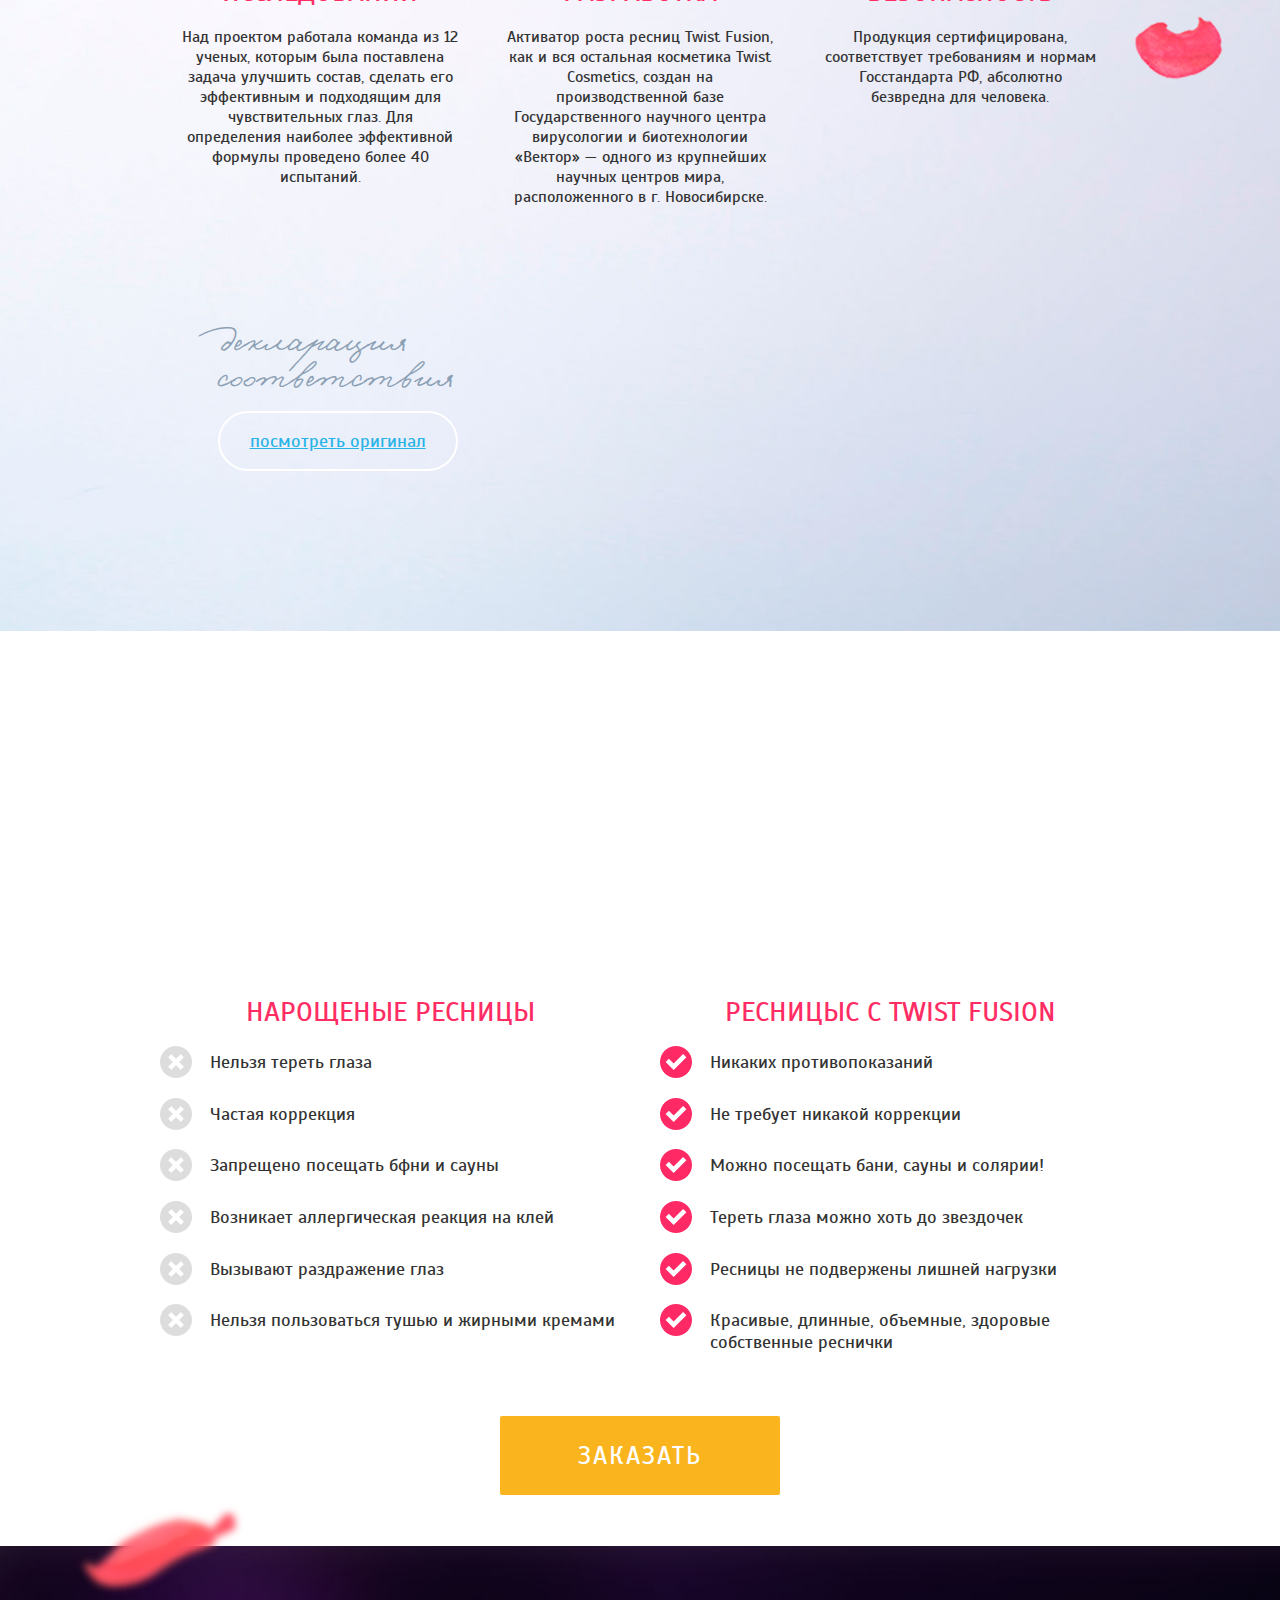
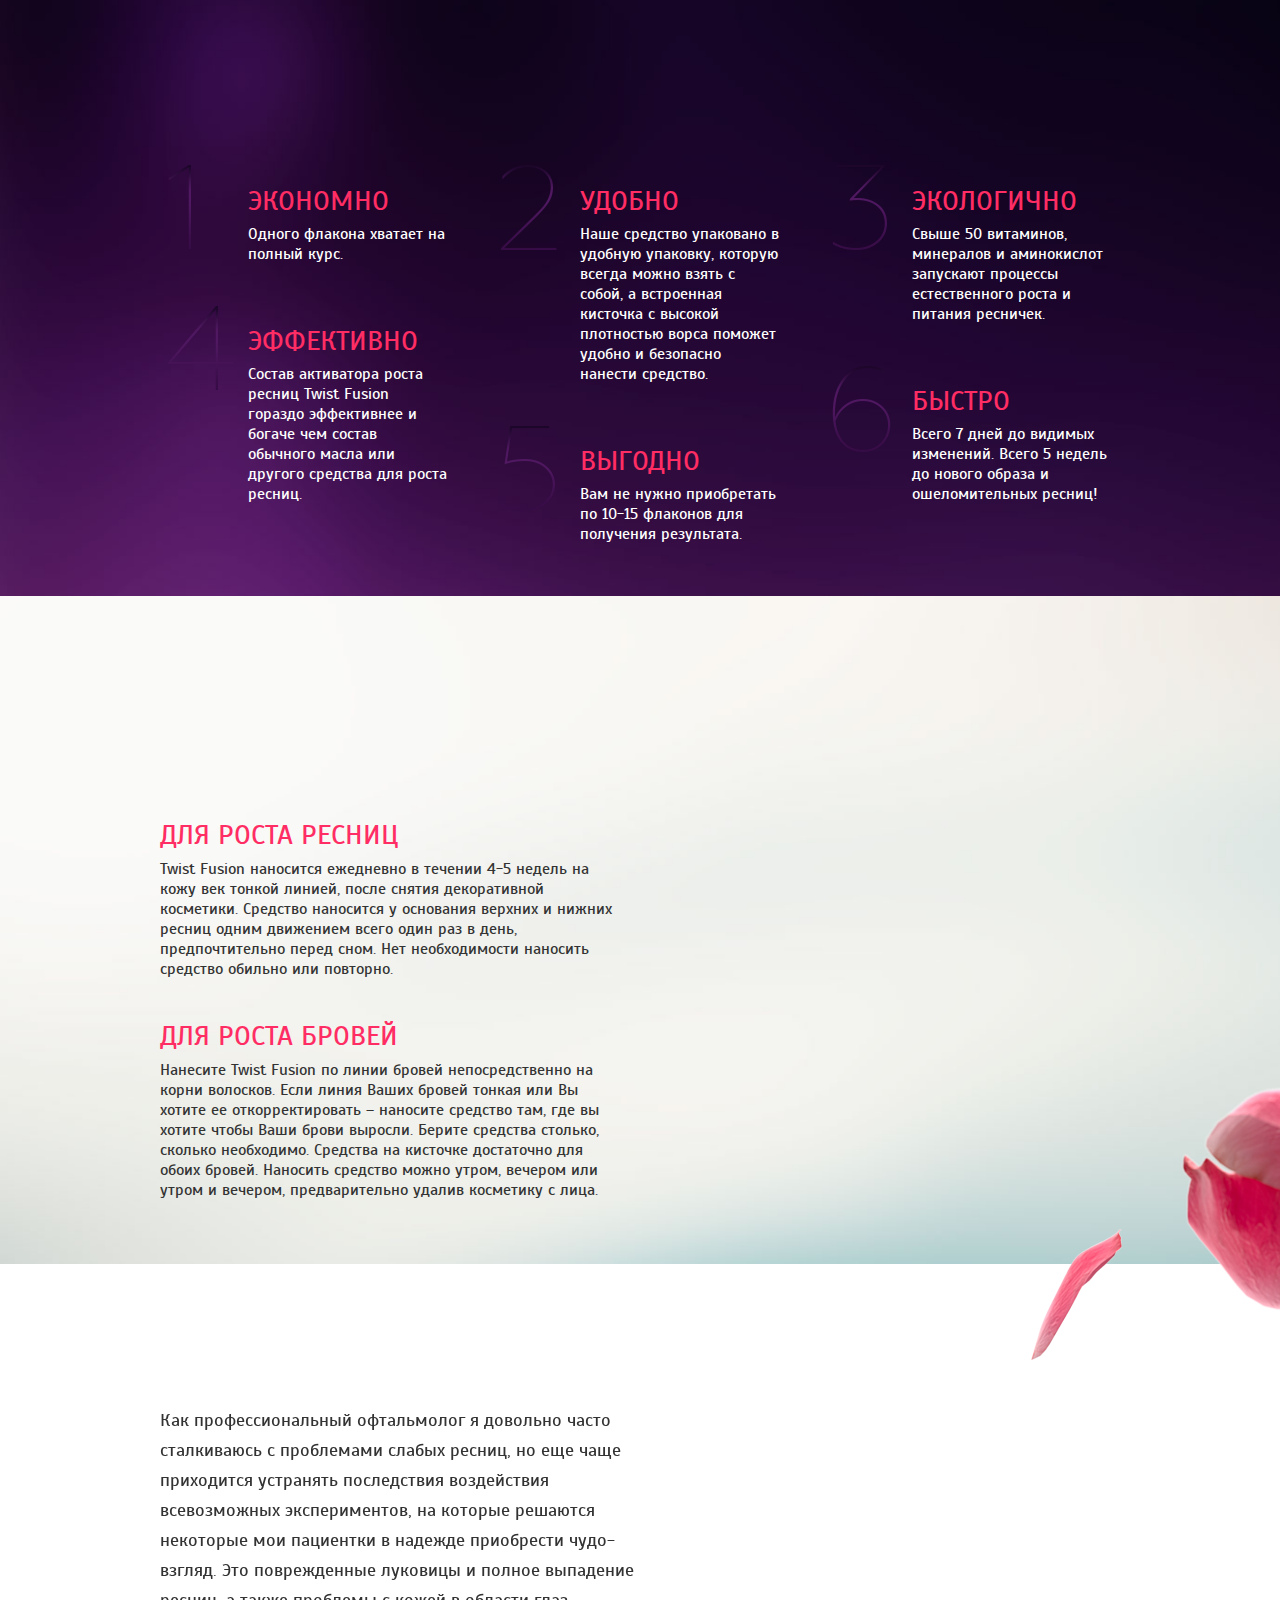
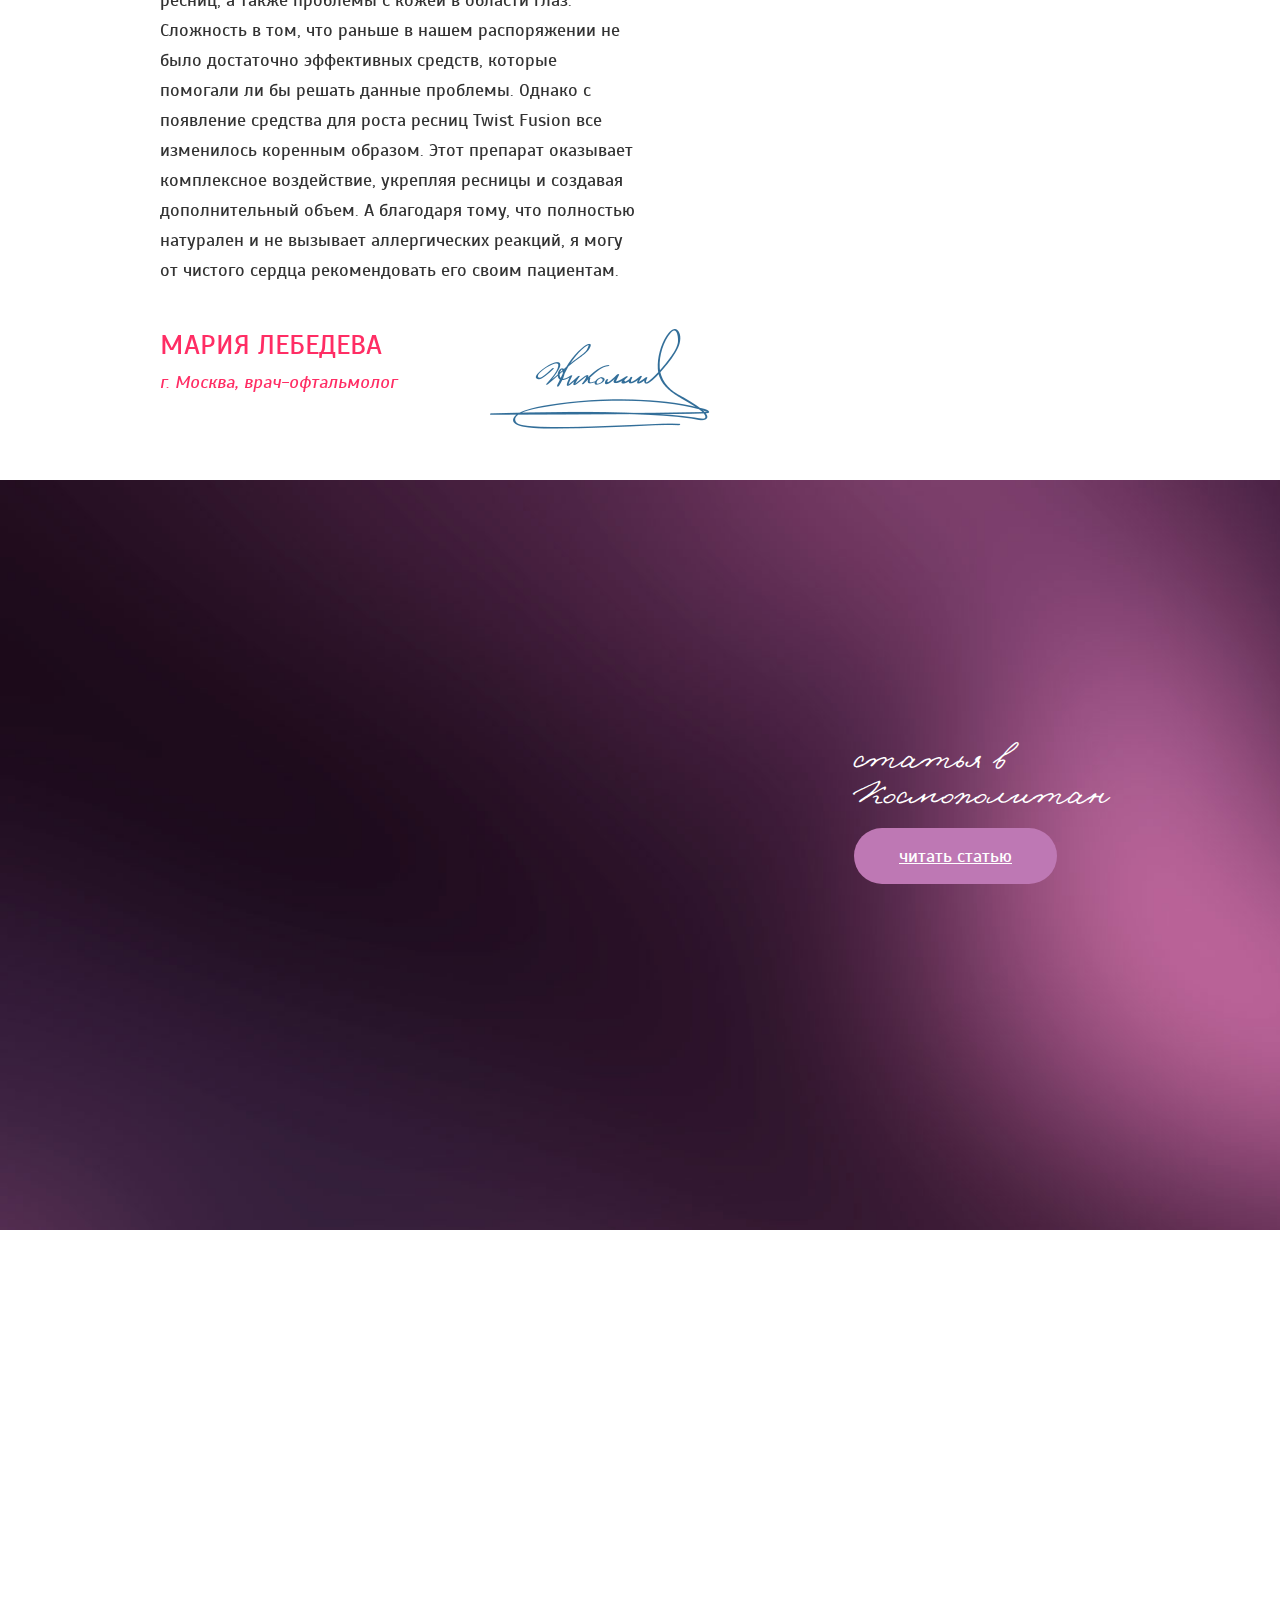
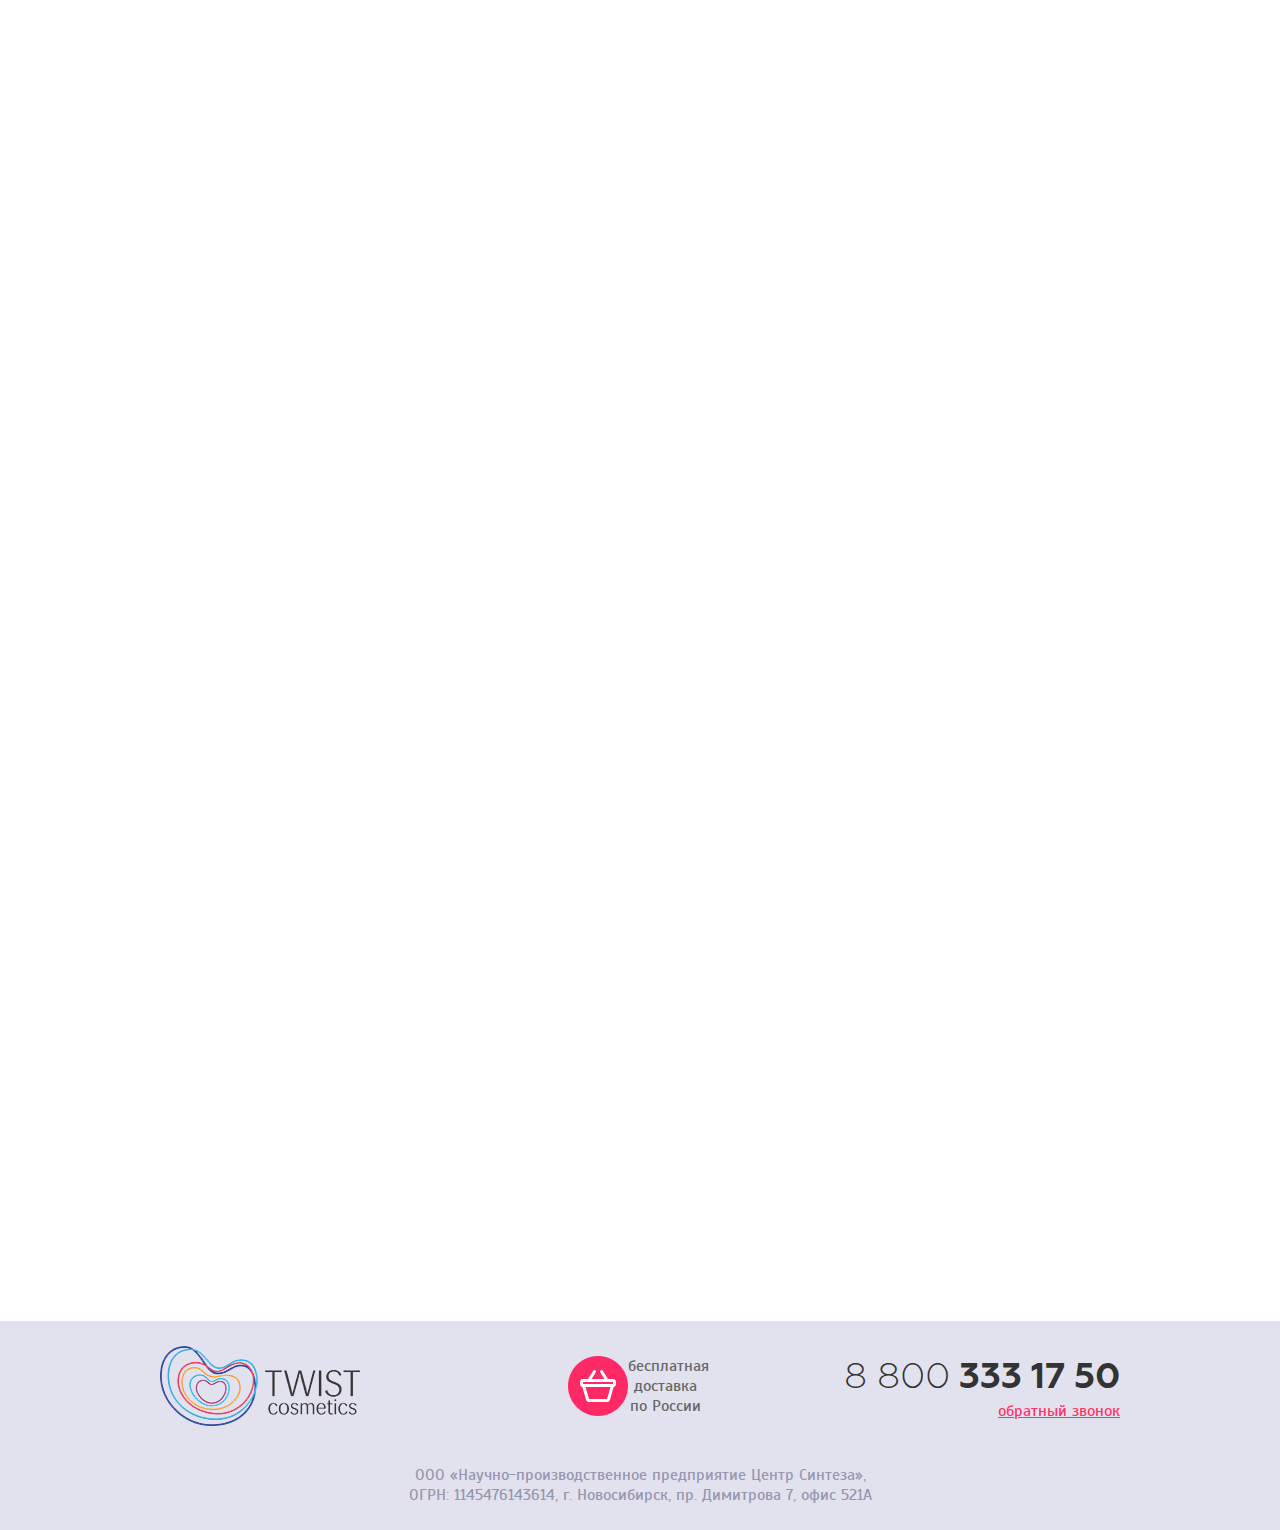
<file: lands/twist/index.html>
﻿<?
	header('Content-type: text/html; charset=Utf-8');
?>
<!DOCTYPE html>
<html lang="ru" style="chrome">
<head>
	<script charset="utf-8" src="https://clck.yandex.ru/jclck/dtype=stred/pid=443/cid=72717/path=2_0.1903.320/rnd=0.306469437899068/*https://maps.yandex.ru/"></script>
	<meta charset="UTF-8">
	<meta name="viewport" content="width=device-width">
	<link rel="stylesheet" href="css/reset.css">
	<link rel="stylesheet" href="css/animate.css">
	<link rel="stylesheet" href="css/facebox.css">
	<link rel="stylesheet" href="css/style.css">
	<title>Twist.ru</title>
	<link rel="shortcut icon" href="images/small.png" type="image/x-icon">
	<noscript>Для корректной работы страницы включите JavaScript в настройках браузера</noscript>
</head>
<body>
	<header>
		<div class="head_up">
			<div class="container">
				<ul class="head-all">
					<li>
						<a href="#">
							<img src="images/logo.png" alt="head">
						</a>
					</li>
					<li>
						<div>
							<img src="images/deliver.png" alt="head1">
						</div>
						<div>
							<span>бесплатная доставка по России</span>
						</div>
					</li>
					<li>
						<span><span class="light">8 800</span> 333 17 50</span>
						<span class="rec_click">обратный звонок</span>
					</li>
				</ul>
			</div>
		</div>
		<div class="head_bottom">
			<div class="container">
				<div class="head_buy">
					<h3 class="anim1 animate">Активатор</h3>
					<h1 class="anim1 animate">роста ресниц</h1>
					<ul class="checked anim2 animate1">
						<li>потрясающий эффект<br>уже за 14 дней</li>
						<li>ресницы в 2 раза объемнее<br>и на 40% длинее</li>
					</ul>
					<span class="only anim3 animate2">твоя естественная красота всего за</span>
					<span class="main_price anim3 animate2">1400 <span class="light">р.</span></span>
					<a href="form.html" class="btn1 anim4 animate3">
						<span>Заказать</span>
					</a>
				</div>
			</div>
		</div>
	</header>
	<main>
		<div class="overflow">
			<section class="use">
				<div class="container">
					<div class="use_title title1 anim2">
						<h3>Как работает</h3>
						<span class="twist">Twist fusion?</span>
					</div>
					<div class="use_list">
						<ul class="left_use">
							<li>
								<ul>
									<li>
										<div class="use_img"><img src="images/b5.png" alt="uses"></div>
										<h4>Витамин b5</h4>
										<p>Оказывает ранозаживляющее и противовоспалительное действие, препятствует старению. Защищает ресницы от вредного воздействия УФ-лучей, усиливает и укрепляет структуру корней волос и препятствует их выпадению.</p>
									</li>
									<li>
										<div class="use_img"><img src="images/b3.png" alt="uses"></div>
										<h4>Пептидный комплекс Fibrotein</h4>
										<p>Улучшает регенерацию клеток, оживляет и стимулирует внутренние процессы. Позволяет продлить анагенную фазу ресниц и, таким образом, преодолеть генетически заложенный предел роста.</p>
									</li>
								</ul>
							</li>
						</ul>
						<ul class="middle_use">
							<li>
								<ul>
									<li>
										<div class="use_img"><img src="images/bb.png" alt="uses"></div>
										<h4>Витамин pp</h4>
										<p>Отвечает за образование пигментов в ресницах, значительно улучшает качество ресниц, придает им объем.</p>
									</li>
									<li>
										<div class="use_img"><img src="images/b4.png" alt="uses"></div>
										<a href="form.html" class="btn1">
											<span>Заказать</span>
										</a>
									</li>
								</ul>
							</li>
						</ul>
						<ul class="right_use">
							<li>
								<ul>
									<li>
										<div class="use_img"><img src="images/b2.png" alt="uses"></div>
										<h4>Аналог натурального простагландина</h4>
										<p>Помогает ресницам  достигнуть их максимального потенциала длины и густоты, стимулирует образование  длинных и плотных ресниц, не вызывает привыкания</p>
									</li>
									<li>
										<div class="use_img"><img src="images/b6.png" alt="uses"></div>
										<h4>Фракции экстрактов крапивы и хмеля</h4>
										<p>Продлевает фазу роста ресниц, вызывает фазу активного роста ресниц. Расщиряет сосуды волосяного фоликула и способствует усиленному притоку питательных веществ.</p>
									</li>
								</ul>
							</li>
						</ul>
					</div>
					<div class="reviews anim2 slide">
						<h3>Отзывы и результаты</h3>
						<div class="rev_holder common1">
							<ul class="rev_slider common2">
								<li>
									<div class="up_holder">
										<div class="ava_holder">
											<div>
												<img src="images/girl.jpg" alt="user-ava">
											</div>
										</div>
										<div class="text_holder">
											<p>Об этом средстве узнала от подруги. Увидев её в очередной раз, была просто шокирована её ресницами. Она открыла мне секрет – средство для роста ресниц Twist Fusion. Результатом очень довольна! Многие мои знакомые, видя уже мои ресницы, тоже хотят приобрести Twist. А я планирую и дальше пользоваться этим чудо-средством!</p>
											<span class="rev_user">Ксения Пивоварова</span>
										</div>
									</div>
									<ul class="bef_aft">
										<li>
											<img src="images/before.jpg" alt="before">
											<div>До</div>
										</li>
										<li>
											<img src="images/after.jpg" alt="before">
											<div>После</div>
										</li>
									</ul>
								</li>
							</ul>
						</div>
						<ul class="controls_cust1 cust_common">
							<li class="prev-cust custp"></li>
							<li class="next-cust custn"></li>
						</ul>
					</div>
					<a href="form.html" class="pink_btn">Заказать twist fusion</a>
				</div>
			</section>
			<section class="advantages">
				<div class="container relative">
					<h3 class="title1 anim2">Преимущества</h3>
					<span class="twist title1 anim2">Twist fusion</span>
					<ul class="adv_list">
						<li>
							<div class="adv_img"><img src="images/clock.png" alt="adv"></div>
							<h4>2 года исследований</h4>
							<p>Над проектом работала команда из 12 ученых, которым была поставлена задача улучшить состав, сделать его эффективным и подходящим для чувствительных глаз. Для определения наиболее эффективной формулы проведено более 40 испытаний.</p>
						</li>
						<li>
							<div class="adv_img big"><img src="images/flag.jpg" alt="adv"></div>
							<h4>Российская разработка</h4>
							<p>Активатор роста ресниц Twist Fusion, как и вся остальная косметика Twist Cosmetics, создан на производственной базе Государственного научного центра вирусологии и биотехнологии «Вектор» — одного из крупнейших научных центров мира, расположенного в г. Новосибирске.</p>
						</li>
						<li>
							<div class="adv_img"><img src="images/schet.png" alt="adv"></div>
							<h4>100%<br>безопасность</h4>
							<p>Продукция сертифицирована, соответствует требованиям и нормам Госстандарта РФ, абсолютно безвредна для человека.</p>
						</li>
					</ul>
					<div class="declaration_holder">
						<span class="declaration">декларация<br>соответствия</span>
						<a href="images/image.jpg" class="see_btn" rel="facebox">посмотреть оригинал</a>
					</div>
					<div class="doc_holder right_img anim3"><img src="images/doc.png" alt="document"></div>
				</div>
				<ul id="scene" class="scene1">
					<li class="layer" data-depth="2"><img src="images/one.png" alt="paral"></li>
					<li class="layer" data-depth="0.7"><img src="images/two.png" alt="paral"></li>
					<li class="layer" data-depth="0.40"><img src="images/three.png" alt="paral"></li>
					<li class="layer" data-depth="0.05"><img src="images/four.png" alt="paral"></li>
				</ul>
			</section>
			<section class="comparison">
				<div class="container">
					<h3 class="title1 anim2">Давайте сравним</h3>
					<div class="clearfix">
						<ul class="left_comp">
							<li class="left_img anim3">
								<img src="images/ph1.jpg" alt="ph">
							</li>
							<li>
								<h4>Нарощеные ресницы</h4>
							</li>
							<li>
								<p>Нельзя тереть глаза</p>
							</li>
							<li>
								<p>Частая коррекция</p>
							</li>
							<li>
								<p>Запрещено посещать бфни и сауны</p>
							</li>
							<li>
								<p>Возникает аллергическая реакция на клей</p>
							</li>
							<li>
								<p>Вызывают раздражение глаз</p>
							</li>
							<li>
								<p>Нельзя пользоваться тушью и жирными кремами</p>
							</li>
						</ul>
						<ul class="right_comp">
							<li class="anim3 right_img">
								<img src="images/ph2.jpg" alt="ph">
							</li>
							<li>
								<h4>Ресницыс c twist fusion</h4>
							</li>
							<li>
								<p>Никаких противопоказаний</p>
							</li>
							<li>
								<p>Не требует никакой коррекции</p>
							</li>
							<li>
								<p>Можно посещать бани, сауны и солярии!</p>
							</li>
							<li>
								<p>Тереть глаза можно хоть до звездочек</p>
							</li>
							<li>
								<p>Ресницы не подвержены лишней нагрузки</p>
							</li>
							<li>
								<p>Красивые, длинные, объемные, здоровые собственные реснички</p>
							</li>
						</ul>
					</div>
					<a href="form.html" class="btn1">
						<span>Заказать</span>
					</a>
				</div>
				<ul id="scene2" class="scene2">
					<li class="layer" data-depth="5"><img src="images/one1.png" alt="paral"></li>
					<li class="layer" data-depth="2"><img src="images/two1.png" alt="paral"></li>
					<li class="layer" data-depth="1"><img src="images/three1.png" alt="paral"></li>
				</ul>
			</section>
			<section class="dignity">
				<div class="container">
					<h3 class="title1 anim2">Достоинства</h3>
					<span class="twist title1 anim2">Twist fusion</span>
					<div class="dig_holder">
						<ul>
							<li>
								<div class="number">
									<img src="images/1.png">
								</div>
								<div class="dig_text">
									<h4>Экономно</h4>
									<p>Одного флакона хватает на полный курс.</p>
								</div>
							</li>
							<li>
								<div class="number">
									<img src="images/4.png">
								</div>
								<div class="dig_text">
									<h4>Эффективно</h4>
									<p>Состав активатора роста ресниц Twist Fusion гораздо эффективнее и богаче чем  состав обычного масла или другого средства для роста ресниц. </p>
								</div>							
							</li>
						</ul>
						<ul>
							<li>
								<div class="number">
									<img src="images/2.png">
								</div>
								<div class="dig_text">
									<h4>Удобно</h4>
									<p>Наше средство упаковано в удобную упаковку, которую всегда можно взять с собой, а встроенная кисточка с высокой плотностью ворса поможет удобно и безопасно нанести средство. </p>
								</div>						
							</li>
							<li>
								<div class="number">
									<img src="images/5.png">
								</div>
								<div class="dig_text">
									<h4>Выгодно</h4>
									<p>Вам не нужно приобретать по 10-15 флаконов для получения результата.</p>
								</div>							
							</li>
						</ul>
						<ul>
							<li>
								<div class="number">
									<img src="images/3.png">
								</div>
								<div class="dig_text">
									<h4>Экологично</h4>
									<p>Свыше 50 витаминов, минералов и аминокислот запускают процессы естественного роста и питания ресничек.</p>
								</div>
							</li>
							<li>
								<div class="number">
									<img src="images/6.png">
								</div>
								<div class="dig_text">
									<h4>Быстро</h4>
									<p>Всего 7 дней до видимых изменений. Всего 5 недель до нового образа и ошеломительных ресниц!</p>
								</div>
							</li>
						</ul>
					</div>
				</div>
			</section>
			<section class="instructions">
				<div class="container">
					<div class="instr_holder">
						<h3 class="title1 anim2">Как применять</h3>
						<span class="twist title1 anim2">Twist fusion</span>
						<div class="instr_text">
							<h4>Для роста ресниц</h4>
							<p>Twist Fusion наносится ежедневно в течении 4-5 недель на кожу век тонкой линией, после снятия декоративной косметики. Средство наносится у основания верхних и нижних ресниц одним движением всего один раз в день, предпочтительно перед сном. Нет необходимости наносить средство обильно или повторно.</p>
						</div>
						<div class="instr_text">
							<h4>Для роста бровей</h4>
							<p>Нанесите Twist Fusion по линии бровей непосредственно на корни волосков. Если линия Ваших бровей тонкая или Вы хотите ее откорректировать – наносите средство там, где вы хотите чтобы Ваши брови выросли. Берите средства столько, сколько необходимо. Средства на кисточке достаточно для обоих бровей. Наносить средство можно утром, вечером или утром и вечером, предварительно удалив косметику с лица.</p>
						</div>
					</div>
					<div class="img2_holder right_img anim3"><img src="images/img2a.png" alt="twist"></div>
				</div>
				<ul id="scene3" class="scene3">
					<li class="layer" data-depth="0.8"><img src="images/one2.png" alt="paral"></li>
					<li class="layer" data-depth="0.5"><img src="images/two2.png" alt="paral"></li>
					<li class="layer" data-depth="1.25"><img src="images/three3.png" alt="paral"></li>
				</ul>
			</section>
			<section class="experts">
				<div class="container">
					<div class="exp_holder">
						<h3 class="title1 anim2">Мнение экспертов</h3>
						<p>Как профессиональный офтальмолог я довольно часто сталкиваюсь с проблемами слабых ресниц, но еще чаще приходится устранять последствия воздействия всевозможных экспериментов, на которые решаются некоторые мои пациентки в надежде приобрести чудо-взгляд. Это поврежденные луковицы и полное выпадение ресниц, а также проблемы с кожей в области глаз. Сложность в том, что раньше в нашем распоряжении не было достаточно эффективных средств, которые помогали ли бы решать данные проблемы. Однако с появление средства для роста ресниц Twist Fusion все изменилось коренным образом. Этот препарат оказывает комплексное воздействие, укрепляя ресницы и создавая дополнительный объем. А благодаря тому, что полностью натурален и не вызывает аллергических реакций, я могу от чистого сердца рекомендовать его своим пациентам. </p>
						<div class="pos_holder">
							<img src="images/pos.png" alt="position">
							<h4>Мария лебедева</h4>
							<span class="position">г. Москва, врач-офтальмолог</span>
						</div>
					</div>
					<div class="img3_holder right_img anim3"><img src="images/doctor.png" alt="doctor"></div>
				</div>
			</section>
			<section class="recomends">
				<div class="container">
					<h3 class="title1 anim2">Cosmo рекомендует</h3>
					<span class="twist title1 anim2">Twist fusion</span>
					<div class="declaration_holder">
						<span class="declaration">статья в Космополитан</span>
						<a href="images/image.jpg" class="see_btn" rel="facebox">читать статью</a>
					</div>
					<div class="img4_holder left_img anim3"><img src="images/journal.png" alt="img"></div>
				</div>
			</section>
			<section class="reviews2 anim2 slide">
				<div class="container">
					<div class="reviews">
						<h3>Отзывы и результаты</h3>
						<div class="rev_holder common1">
							<ul class="rev2_slider common2">
								<li>
									<div class="up_holder">
										<div class="ava_holder">
											<div>
												<img src="images/girl.jpg" alt="user-ava">
											</div>
										</div>
										<div class="text_holder">
											<p>Об этом средстве узнала от подруги. Увидев её в очередной раз, была просто шокирована её ресницами. Она открыла мне секрет – средство для роста ресниц Twist Fusion. Результатом очень довольна! Многие мои знакомые, видя уже мои ресницы, тоже хотят приобрести Twist. А я планирую и дальше пользоваться этим чудо-средством!</p>
											<span class="rev_user">Ксения Пивоварова</span>
										</div>
									</div>
									<ul class="bef_aft">
										<li>
											<img src="images/before.jpg" alt="before">
											<div>До</div>
										</li>
										<li>
											<img src="images/after.jpg" alt="before">
											<div>После</div>
										</li>
									</ul>
								</li>
							</ul>
						</div>
						<ul class="controls_cust2 cust_common">
							<li class="prev-cust2 custp"></li>
							<li class="next-cust2 custn"></li>
						</ul>
					</div>
					<a href="form.html" class="pink_btn">Заказать twist fusion</a>
				</div>
			</section>
			<section class="consultation">
				<div class="container">
					<div class="consult_holder">
						<h3 class="anim1 animated">Бесплатная консультация</h3>
						<h4 class="anim2 animate1d">У вас остались вопросы?</h4>
						<p class="anim3 animate2d">Наши специалисты помогут разобраться!</p>
						<div class="pink_btn anim3 animate2d quest_btn">Задать вопрос</div>
					</div>
					<div class="img6_holder right_img anim3"><img src="images/doc1.png" alt="doc"></div>
				</div>
			</section>
			<section class="map">
				<div class="ya_map" id="map"></div>
			</section>
		</div>
	</main>
	<footer>
		<div class="container">
			<ul class="head-all">
				<li>
					<a href="#">
						<img src="images/logo.png" alt="head">
					</a>
				</li>
				<li>
					<div>
						<img src="images/deliver.png" alt="head1">
					</div>
					<div>
						<span>бесплатная доставка по России</span>
					</div>
				</li>
				<li>
					<span><span class="light">8 800</span> 333 17 50</span>
					<span class="rec_click">обратный звонок</span>
				</li>
			</ul>
			<div class="foot_text">
				ООО «Научно-производственное предприятие Центр Синтеза»,<br>ОГРН: 1145476143614, г. Новосибирск, пр. Димитрова 7, офис 521A
			</div>
		</div>
	</footer> 
	<div id="hide-layout" class="hide-layout"></div>
	<div class="quest_window">
		<h4>Задайте<br>ваш вопрос</h4>
		<form action="question.php" method="post" id="question" class="question">
			<div class="item"><input type="text" name="name1" required placeholder="Введите ваше имя" title="Пример: Иван "></div>
			<div class="item"><input type="tel" name="phone1" required placeholder="Введите ваш номер телефона" title="Пример: 8 800 333 17 50"></div>
			<div class="item"><input type="email" name="email1" required placeholder="Введите ваш Email" title="Пример: aaaaaaaaa@yandex.rus"></div>
			<div class="item"><textarea form="question" name="question" required placeholder="Введите ваш вопрос"></textarea></div>
			<div class="item_bt"><button type="submit">Перезвоните мне</button></div>
		</form>
		<span class="data_no">Ваши данные не будут переданы третьим лицам!</span>
		<div class="close_btn close1"></div>
	</div>
	<div class="recal_window">
		<h4>обратный<br>звонок</h4>
		<form action="recal.php" method="post" class="recal">
			<div class="item"><input type="text" name="name2" required placeholder="Введите ваше имя" title="Пример: Иван "></div>
			<div class="item"><input type="tel" name="phone2" required placeholder="Введите ваш номер телефона" title="Пример: 8 800 333 17 50"></div>
			<div class="item_bt"><button type="submit">Перезвоните мне</button></div>
		</form>
		<span class="data_no">Ваши данные не будут переданы третьим лицам!</span>
		<div class="close_btn close2"></div>
	</div>
	<script type="text/javascript" src="js/jquery-2.1.3.min.js"></script>
	<script type="text/javascript" src="js/facebox.js"></script>
	<script type="text/javascript" src="js/jquery.bxslider.min.js"></script>
	<script type="text/javascript" src="js/plugins-scroll.js"></script>
	<script type="text/javascript" src="js/scroll.anchor.js"></script>
	<script type="text/javascript" src="js/parallax.js"></script>
	<script type="text/javascript" src="js/jquery.maskedinput.js"></script>
	<script type="text/javascript" src="js/jquery.form.min.js"></script>
	<script type="text/javascript" src="js/main.js"></script>
	<script src="//api-maps.yandex.ru/2.0/?load=package.standard&amp;lang=ru-RU"></script>
</body>
</html>
</file>
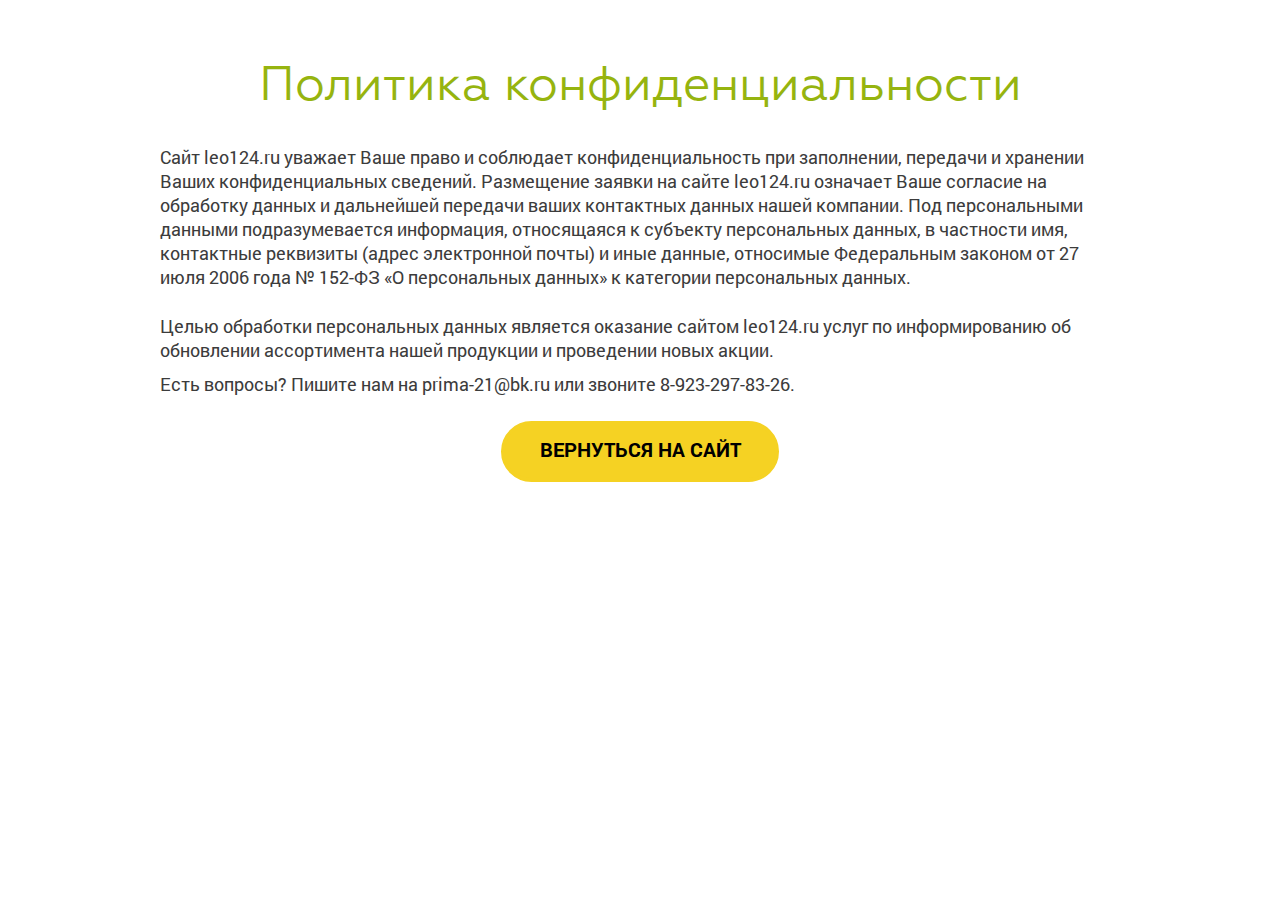
<file: lands/leobaby/politic.html>
﻿<!DOCTYPE html>
<!--[if lt IE 7]><html lang="ru" class="lt-ie9 lt-ie8 lt-ie7"><![endif]-->
<!--[if IE 7]><html lang="ru" class="lt-ie9 lt-ie8"><![endif]-->
<!--[if IE 8]><html lang="ru" class="lt-ie9"><![endif]-->
<!--[if gt IE 8]><!-->
<html lang="ru">
<!--<![endif]-->
<head>
	<meta charset="utf-8" />
	<title>Политика конфиденциальности</title>
	<meta http-equiv="X-UA-Compatible" content="IE=edge" />
	<meta name="viewport" content="width=device-width" />
	<meta name="description" content="Одежда для недоношенных и маловесных детей в Красноярске" />
	<meta name="keywords" content="недоношенные дети, купить для недоношенных, магазин для недоношенных, маловесный ребенок" />
	<link rel="shortcut icon" href="images/logo.png" />
	<link rel="stylesheet" href="css/reset.css" />
	<link rel="stylesheet" href="css/fonts.css" />
	<link rel="stylesheet" href="css/animate.css" />
	<link rel="stylesheet" href="css/style.css" />
</head>
<body>
	<section class="polit_page">
		<div class="container">
			<div class="big_title">Политика конфиденциальности</div>
			<div class="content_polit">
				<p>Сайт leo124.ru уважает Ваше право и соблюдает конфиденциальность при заполнении, передачи и хранении Ваших конфиденциальных сведений. Размещение заявки на сайте leo124.ru означает Ваше согласие на обработку данных и дальнейшей передачи ваших контактных данных нашей компании. Под персональными данными подразумевается информация, относящаяся к субъекту персональных данных, в частности имя, контактные реквизиты (адрес электронной почты) и иные данные, относимые Федеральным законом от 27 июля 2006 года № 152-ФЗ «О персональных данных» к категории персональных данных.</p>
				<p>Целью обработки персональных данных является оказание сайтом leo124.ru услуг по информированию об обновлении ассортимента нашей продукции и проведении новых акции.</p>
				<p>Есть вопросы? Пишите нам на prima-21@bk.ru или звоните 8-923-297-83-26.</p>
			</div>
			<a href="index.html" class="back_btn">Вернуться на сайт</a>
		</div>
	</section>
</body>
</file>
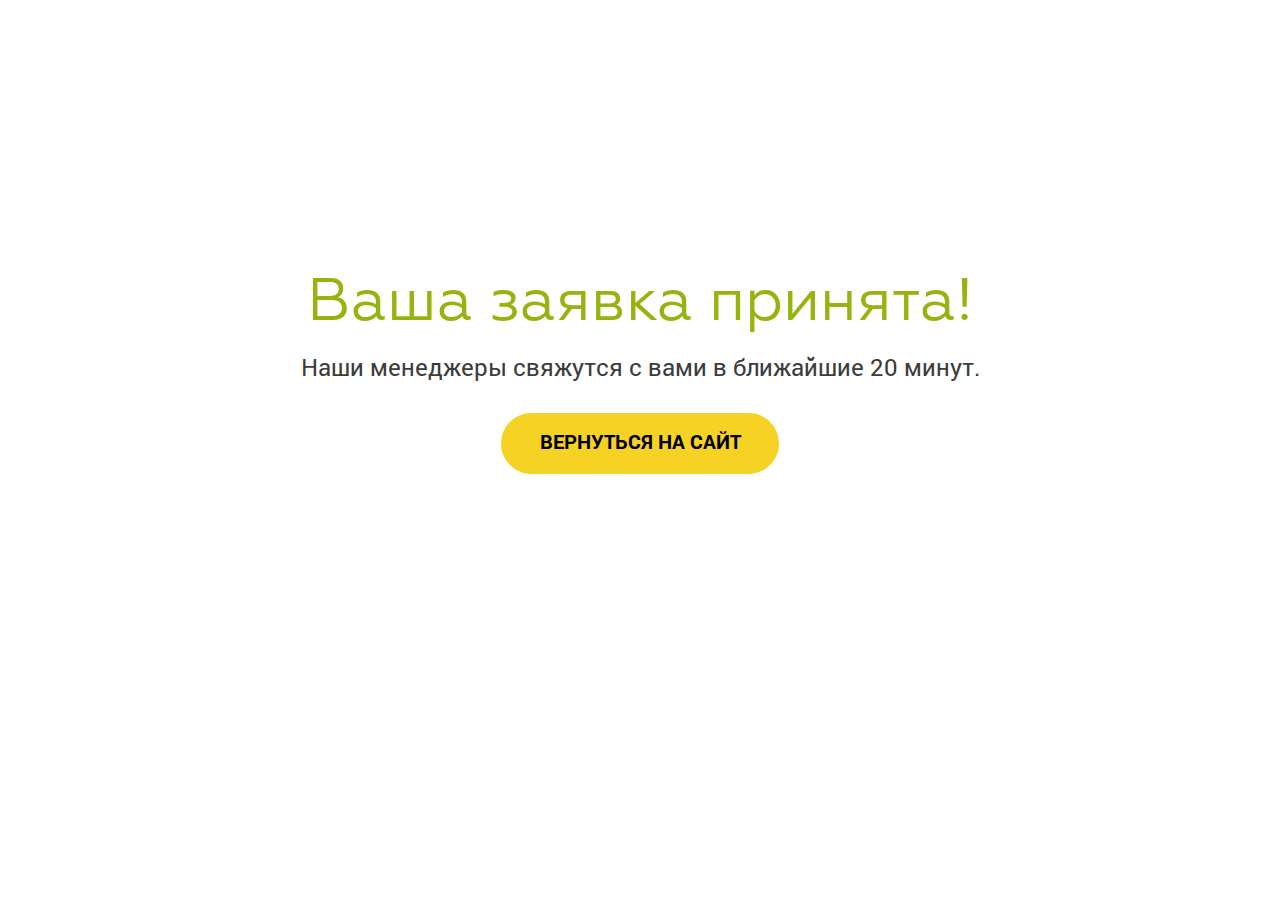
<file: lands/leobaby/thanks1.html>
﻿<!DOCTYPE html>
<!--[if lt IE 7]><html lang="ru" class="lt-ie9 lt-ie8 lt-ie7"><![endif]-->
<!--[if IE 7]><html lang="ru" class="lt-ie9 lt-ie8"><![endif]-->
<!--[if IE 8]><html lang="ru" class="lt-ie9"><![endif]-->
<!--[if gt IE 8]><!-->
<html lang="ru">
<!--<![endif]-->
<head>
	<meta charset="utf-8" />
	<title>Благодарность</title>
	<meta http-equiv="X-UA-Compatible" content="IE=edge" />
	<meta name="viewport" content="width=device-width" />
	<meta name="description" content="Одежда для недоношенных и маловесных детей в Красноярске" />
	<meta name="keywords" content="недоношенные дети, купить для недоношенных, магазин для недоношенных, маловесный ребенок" />
	<link rel="shortcut icon" href="images/logo.png" />
	<link rel="stylesheet" href="css/reset.css" />
	<link rel="stylesheet" href="css/fonts.css" />
	<link rel="stylesheet" href="css/style.css" />
</head>
<body>
	<section class="thanks_page">
		<div class="container">
			<div class="big_title">Ваша заявка принята!</div>
			<div>
				<p>Наши менеджеры свяжутся с вами в ближайшие 20 минут.</p>
			</div>
			<a href="index.html" class="back_btn">Вернуться на сайт</a>
		</div>
	</section>
</body>
</file>
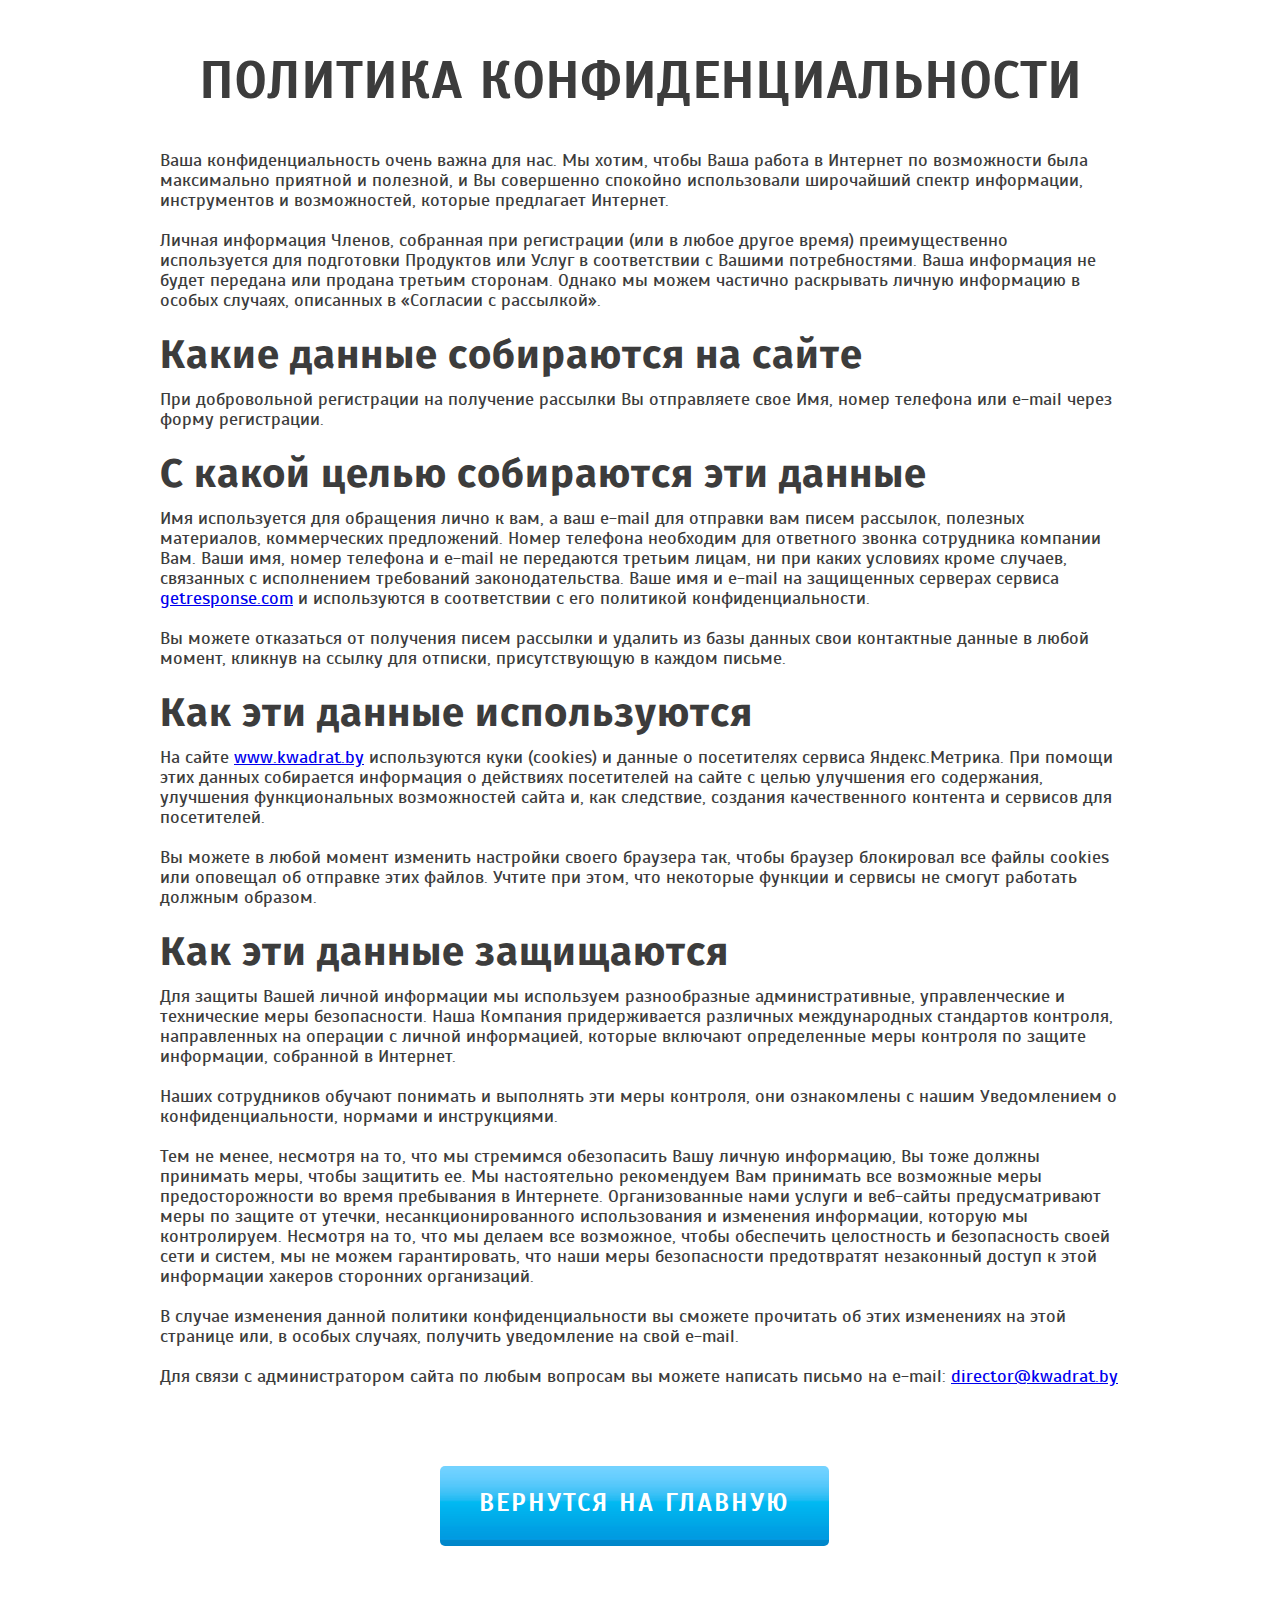
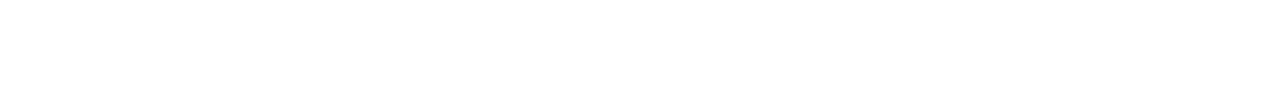
<file: lands/square/politic.html>
﻿<!DOCTYPE html>
<!--[if lt IE 7]><html lang="ru" class="lt-ie9 lt-ie8 lt-ie7"><![endif]-->
<!--[if IE 7]><html lang="ru" class="lt-ie9 lt-ie8"><![endif]-->
<!--[if IE 8]><html lang="ru" class="lt-ie9"><![endif]-->
<!--[if gt IE 8]><!-->
<html lang="ru">
<!--<![endif]-->
<head>
	<meta charset="utf-8" />
	<title>Заголовок</title>
	<meta name="description" content="" />
	<meta http-equiv="X-UA-Compatible" content="IE=edge" />
	<meta name="viewport" content="width=device-width" />
	<link rel="shortcut icon" href="favicon.png" />
	<link rel="stylesheet" href="libs/font-awesome-4.2.0/css/font-awesome.min.css" />
	<link rel="stylesheet" href="css/reset.css" />
	<link rel="stylesheet" href="css/fonts.css" />
	<link rel="stylesheet" href="css/jquery.mb.YTPlayer.css" />
	<link rel="stylesheet" href="css/animate.css" />
	<link rel="stylesheet" href="css/style.css" />
	<link rel="shortcut icon" href="images/small-logo.png" type="image/x-icon">
	<script src="https://api-maps.yandex.ru/1.1/index.xml" type="text/javascript"></script>
</head>
<body>
	<div class="container politic_page">
		<h1>Политика конфиденциальности</h1>
		<p>Ваша конфиденциальность очень важна для нас. Мы хотим, чтобы Ваша работа в Интернет по возможности была максимально приятной и полезной, и Вы совершенно спокойно использовали широчайший спектр информации, инструментов и возможностей, которые предлагает Интернет.</p>
		<p>Личная информация Членов, собранная при регистрации (или в любое другое время) преимущественно используется для подготовки Продуктов или Услуг в соответствии с Вашими потребностями. Ваша информация не будет передана или продана третьим сторонам. Однако мы можем частично раскрывать личную информацию в особых случаях, описанных в «Согласии с рассылкой».</p>
		<h3>Какие данные собираются на сайте</h3>
		<p>При добровольной регистрации на получение рассылки Вы отправляете свое Имя, номер телефона или e-mail через форму регистрации.</p>
		<h3>С какой целью собираются эти данные</h3>
		<p>Имя используется для обращения лично к вам, а ваш e-mail для отправки вам писем рассылок, полезных материалов, коммерческих предложений. Номер телефона необходим для ответного звонка сотрудника компании Вам. Ваши имя, номер телефона и e-mail не передаются третьим лицам, ни при каких условиях кроме случаев, связанных с исполнением требований законодательства. Ваше имя и e-mail на защищенных серверах сервиса <a href="http://www.getresponse.ru" target="_blanck">getresponse.com</a> и используются в соответствии с его политикой конфиденциальности.</p>
		<p>Вы можете отказаться от получения писем рассылки и удалить из базы данных свои контактные данные в любой момент, кликнув на ссылку для отписки, присутствующую в каждом письме.</p>
		<h3>Как эти данные используются</h3>
		<p>На сайте <a href="http://www.kwadrat.by" target="_blanck">www.kwadrat.by</a> используются куки (cookies) и данные о посетителях сервиса Яндекс.Метрика. При помощи этих данных собирается информация о действиях посетителей на сайте с целью улучшения его содержания, улучшения функциональных возможностей сайта и, как следствие, создания качественного контента и сервисов для посетителей.</p>
		<p>Вы можете в любой момент изменить настройки своего браузера так, чтобы браузер блокировал все файлы cookies или оповещал об отправке этих файлов. Учтите при этом, что некоторые функции и сервисы не смогут работать должным образом.</p>
		<h3>Как эти данные защищаются</h3>
		<p>Для защиты Вашей личной информации мы используем разнообразные административные, управленческие и технические меры безопасности. Наша Компания придерживается различных международных стандартов контроля, направленных на операции с личной информацией, которые включают определенные меры контроля по защите информации, собранной в Интернет.</p>
		<p>Наших сотрудников обучают понимать и выполнять эти меры контроля, они ознакомлены с нашим Уведомлением о конфиденциальности, нормами и инструкциями.</p>
		<p>Тем не менее, несмотря на то, что мы стремимся обезопасить Вашу личную информацию, Вы тоже должны принимать меры, чтобы защитить ее. Мы настоятельно рекомендуем Вам принимать все возможные меры предосторожности во время пребывания в Интернете. Организованные нами услуги и веб-сайты предусматривают меры по защите от утечки, несанкционированного использования и изменения информации, которую мы контролируем. Несмотря на то, что мы делаем все возможное, чтобы обеспечить целостность и безопасность своей сети и систем, мы не можем гарантировать, что наши меры безопасности предотвратят незаконный доступ к этой информации хакеров сторонних организаций.</p>
		<p>В случае изменения данной политики конфиденциальности вы сможете прочитать об этих изменениях на этой странице или, в особых случаях, получить уведомление на свой e-mail.</p>
		<p>Для связи с администратором сайта по любым вопросам вы можете написать письмо на e-mail: <a href="mailto:director@kwadrat.by">director@kwadrat.by</a></p>

		<div class="btn_holder2">
			<a href="index.html#politic">Вернутся на главную</a>
		</div>
	</div>


	<!-- ЧТО БОЛЬШЕ ВСЕГО ВОЛНУЕТ НАШИХ КЛИЕНТОВ?__КОНЕЦ -->
	<!--[if lt IE 9]>
	<script src="libs/html5shiv/es5-shim.min.js"></script>
	<script src="libs/html5shiv/html5shiv.min.js"></script>
	<script src="libs/html5shiv/html5shiv-printshiv.min.js"></script>
	<script src="libs/respond/respond.min.js"></script>
	<![endif]-->
	<script src="libs/jquery/jquery-2.1.3.min.js"></script>
	<script src="libs/video/jquery.mb.YTPlayer.min.js"></script>
	<script src="libs/scroll/plugins-scroll.js"></script>
	<script src="libs/scroll/scroll.anchor.js"></script>
	<script src="libs/form/jquery.form.min.js"></script>
	<script src="libs/bxslider/jquery.bxslider.min.js"></script>
	<script src="js/main.js"></script>
</body>
</html>
</file>
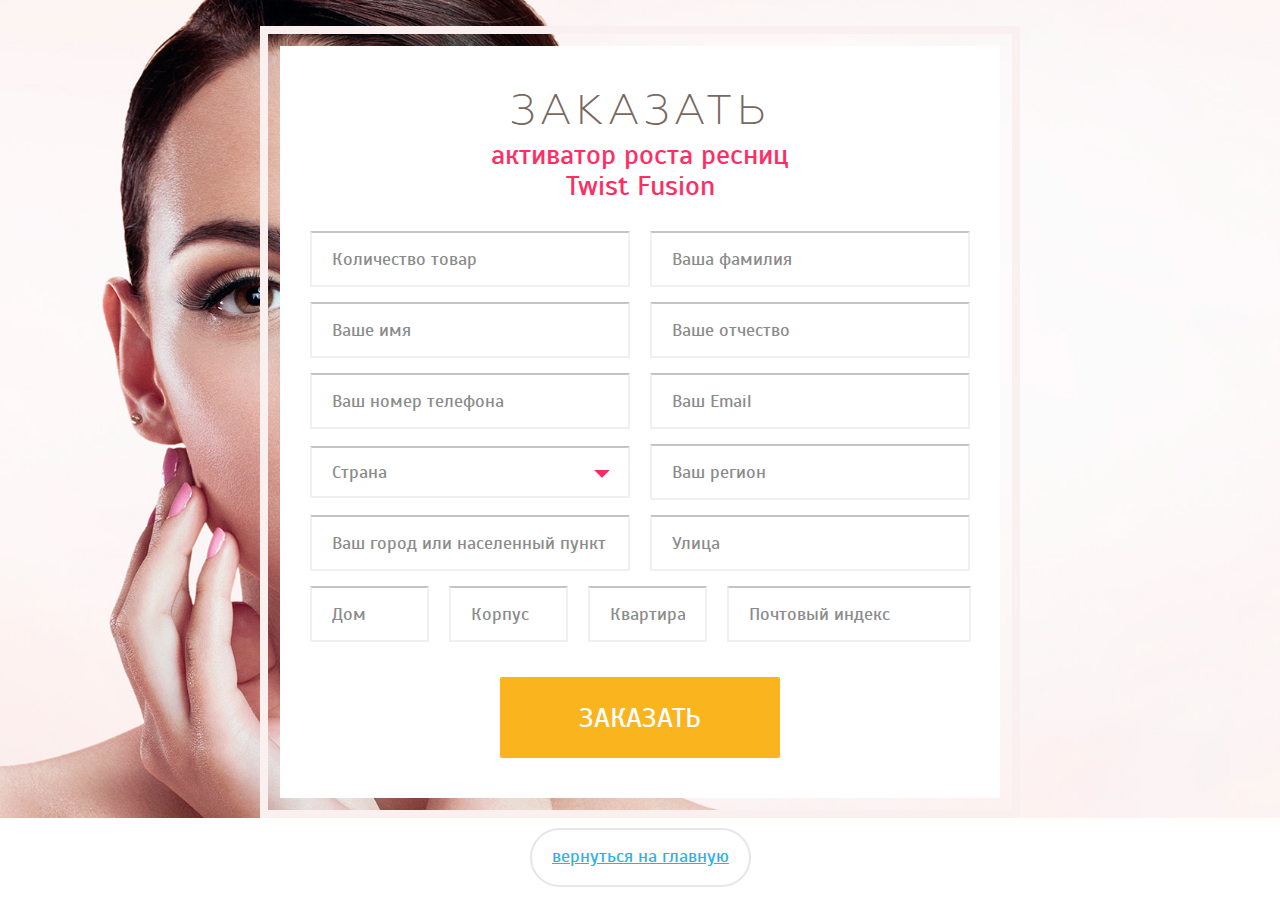
<file: lands/twist/form.html>
﻿<!DOCTYPE html>
<html lang="en">
<head>
	<meta charset="UTF-8">
	<link rel="stylesheet" href="css/reset.css">
	<link rel="stylesheet" href="css/style.css">
	<title>Статья Космополитан</title>
	<link rel="shortcut icon" href="images/small.png" type="image/x-icon">
</head>
<body class="form">
	<div class="border_form">
		<div>
			<div class="form_title">
				<h3>Заказать</h3>
				<h4>активатор роста ресниц<br>Twist Fusion</h4>
			</div>
			<form action="" method="">
				<fieldset>
					<ul class="form_list">
						<li>
							<input type="text" placeholder="Количество товар" title="Пример: 10">
							<input type="text" placeholder="Ваша фамилия" title="Пример: Иванов">
						</li>
						<li>
							<input type="text" placeholder="Ваше имя" title="Пример: Иван">
							<input type="text" placeholder="Ваше отчество" title="Пример: Иванович">
						</li>
						<li>
							<input type="tel" placeholder="Ваш номер телефона" title="Пример: 8 800 333 17 50">
							<input type="email" placeholder="Ваш Email" title="Пример: aaaaaaaaa@yandex.ru">
						</li>
						<li>
							<select name="" id="">
								<option value="Страна">Страна</option>
								<option value="Россия">Россия</option>
								<option value="Беларусь">Беларусь</option>
								<option value="Казахстан">Казахстан</option>
							</select>
							<input type="text" placeholder="Ваш регион" title="Пример: Краснодарский край">
						</li>
						<li>
							<input type="text" placeholder="Ваш город или населенный пункт" title="Пример: Москва">
							<input type="text" placeholder="Улица" title="Пример: ул. Ленина">
						</li>
						<li>
							<input type="text" placeholder="Дом" title="Пример: 2">
							<input type="text" placeholder="Корпус" title="Пример: 4">
							<input type="text" placeholder="Квартира" title="Пример: 238">
							<input type="text" placeholder="Почтовый индекс" title="Пример: 00000">
						</li>
					</ul>
					<button type="submit">Заказать</button>
				</fieldset>
			</form>
		</div>
		<a href="index.html" class="back">вернуться на главную</a>
	</div>
</body>
</html>
</file>
<file: lands/city/css/style.css>
@font-face {
  font-family: 'Scada-Regular';
  src: url('../fonts/Scada-Regular/Scada-Regular.eot?#iefix') format('embedded-opentype'),
  	   url('../fonts/Scada-Regular/Scada-Regular.woff') format('woff'),
  	   url('../fonts/Scada-Regular/Scada-Regular.ttf')  format('truetype'),
  	   url('../fonts/Scada-Regular/Scada-Regular.svg#Scada-Regular') format('svg');
  font-weight: normal;
  font-style: normal;
}

@font-face {
  font-family: 'AvantGardeGothicC-Bold';
  src: url('../fonts/AvantGardeGothicC-Bold/AvantGardeGothicC-Bold.eot?#iefix') format('embedded-opentype'), 
       url('../fonts/AvantGardeGothicC-Bold/AvantGardeGothicC-Bold.otf')  format('opentype'),
       url('../fonts/AvantGardeGothicC-Bold/AvantGardeGothicC-Bold.woff') format('woff'),
       url('../fonts/AvantGardeGothicC-Bold/AvantGardeGothicC-Bold.ttf')  format('truetype'),
       url('../fonts/AvantGardeGothicC-Bold/AvantGardeGothicC-Bold.svg#AvantGardeGothicC-Bold') format('svg');
  font-weight: normal;
  font-style: normal;
}
@font-face {
    font-family: 'AvantGardeGothicCTT-Regular';
    src: url('../fonts/AvantGardeGothicCTT-Regular/AvantGardeGothicCTT-Regular.eot');
    src: url('../fonts/AvantGardeGothicCTT-Regular/AvantGardeGothicCTT-Regular.eot?#iefix') format('embedded-opentype'),
         url('../fonts/AvantGardeGothicCTT-Regular/AvantGardeGothicCTT-Regular.woff') format('woff'),
         url('../fonts/AvantGardeGothicCTT-Regular/AvantGardeGothicCTT-Regular.ttf') format('truetype'),
         url('../fonts/AvantGardeGothicCTT-Regular/AvantGardeGothicCTT-Regular.svg#AvantGardeGothicCTT-Regular') format('svg');
    font-weight: normal;
    font-style: normal;
}
body{
  background: #0a3c78;
  font-size: 0;
  min-width: 320px;
}
h1{
  font: 108px 'AvantGardeGothicC-Bold', sans-serif;
  color: #fff;
  text-transform: capitalize;
  line-height: 115px;
}
h3{
  font: 72px 'AvantGardeGothicC-Bold', sans-serif;
  color: #fff;
  text-transform: capitalize;
}
h4{
  font: 36px 'Scada-Regular', sans-serif;
  color: #fff;
}
h1>span,
h3>span{
  text-transform: uppercase;
}
p{
  font: 18px 'Scada-Regular', sans-serif;
  color: #fff;
  line-height: 24px;
}
form{
    max-width: 850px;
    margin: 0 auto;
    text-align: center;
    overflow: hidden;
}
input{
  text-align: left;
  border: none;
  width: 220px;
  padding: 24px 20px;
  border-radius: 3px;
  background: #fff;
  font: 20px 'Scada-Regular', sans-serif;
}
button{
  width: 230px;
  display: inline-block;
  background: #e11937;
  font: 22px 'Scada-Regular', sans-serif;
  color: #fff;
  margin: 0;
  text-align: center;
  width: 220px;
  padding: 22px 5px 24px;
  border-radius: 3px;
  cursor: pointer;
  border: none;
}
button:hover{
  background: url(../images/btn-up.jpg) repeat-x 0 -25px;
}
.item, .item_bt{
  margin: 0 2% 3% 0;
  display: inline-block;
}

  ::-webkit-input-placeholder {color:#787878;}
  ::-moz-placeholder          {color:#787878;}/* Firefox 19+ */
  :-moz-placeholder           {color:#787878;}/* Firefox 18- */
  :-ms-input-placeholder      {color:#787878;}

.container{
	max-width: 960px;
	margin: 0 auto;
  padding: 0 1%;
}
.container2{
  position: relative;
  max-width: 1000px;
  margin: 0 auto;
  padding: 0 1%;
}
.header{
  padding: 2.7% 0 7.3%;
  background: transparent;
}
.header h1{
  text-align: center;
}
.phone{
	font: 30px 'AvantGardeGothicCTT-Regular', sans-serif;
	color: #fff;
  text-decoration: none;
}
.logo_holder{
	display: inline-block;
}
.head_phone{
	float: right;
	display: inline-block;
  margin: 2% 0 0;
}
.nav{
  background: rgba(10, 60, 125, .7);
  padding: 0 0 0;
  text-align: center;
  margin: 10.2% auto 0;
  width: 280px;
}
.nav>span{
  font: 48px 'Scada-Regular', sans-serif;
  color: #fff;
  line-height: 81px;
}
.nav_desc{
  text-align: center;
  margin: 1% 0 8% 0;
}
.nav_desc>span{
  font: 36px 'Scada-Regular', sans-serif;
  color: #fff;
  text-transform: lowercase;
  line-height: 36px;
}
.works_head{
  max-width: 545px;
  text-align: center;
  margin: 0 auto 6.5%;
}
.btn{
  position: relative;
  z-index: 1000;
  display: block;
  width: 300px;
  background: #e11937;
  padding: 25px 30px 37px;
  margin: 0 auto;
  text-align: center;
  border-radius: 2px;
  cursor: pointer;
  text-decoration: none;
      transition: all 0.5s;
}
.btn:hover{
  background: url(../images/btn-up.jpg) repeat-x;
}
.btn>span{
  font: 30px 'Scada-Regular', sans-serif;
  color: #fff;
}
.works{
  text-align: center;
  margin: 0 0 15%;
}
.works>li{
  display: inline-block;
  width: 230px;
  height: 180px;
  text-align: center;
  margin: 0 3% 4%;
}
.works_holder{
  width: 100%;
  display: table;
  text-align: center;
  vertical-align: middle;
}
.works_desc{
  background: url(../images/paral-bg.jpg);
  padding: 3% 0 10% 0;
}
.works_holder>div{
  display: table-cell;
}
.big{
  font: 96px 'AvantGardeGothicCTT-Regular', sans-serif;
  color: #fff;
  margin: 0 0 13%;
  display: inline-block;
}
.small{font-size: 48px;
margin: 0 0 11%;}
.bigger{
  font-size: 132px;
  line-height: 120px;
  margin: 0 0 11%;
}
.red_title>span{
  font: 36px 'Scada-Regular', sans-serif;
  color: #e11937;
}
.gps_holder{
  text-align: center;
}
.gps_holder>h3{
  margin: 0 0 4%;
}
.gps_holder>p{
  text-align: justify;
  max-width: 760px;
  margin: 0 auto;
}
.phone_slider{
  position: relative;
  height: 600px;
}
.phone_slider>.container{
  overflow: hidden;
}
.slider1_holder{
  position: absolute;
  z-index: 5000;
  top: -24%;
  left: 40.5%;
  width: 360px;
  margin: 0 0 0 -180px;
  height: 870px;
  margin: 0 auto;
}
.controls_cust>li{
  display: inline-block;
  overflow: hidden;
}
.controls_cust{
  position: absolute;
  width: 32%;
  left: 34%;
  margin: 0 0 0 0;
  top: 46%;
  z-index: 5000;
}
.controls_cust>li:last-child{
  float: right;
}
.prev_cast a,
.next_cast a{
  display: inline-block;
  width: 64px;
  height: 42px;
  background: url(../images/controls.png) no-repeat;
}
.prev_cast a:hover{background-position: 0 100%}
.next_cast a{background-position: 100% 0}
.next_cast a:hover{background-position: 100% 100%}

.advantages{
  background: #002d69;
  padding: 10.4% 0 6%;
}
.advantages_list{
  text-align: center;
}
.advantages_list>li{
  display: inline-block;
  height: 215px;
  width: 230px;
  vertical-align: top;
  margin: 0 0.25%;
}
.adv_holder{
  display: table;
  width: 100%;
}
.adv_holder>div{
  width: 100%;
  display: table-cell;
  text-align: center;
  vertical-align: top;
}
.adv_holder>div>img{
  margin: 0 0 11%;
}
.traffic_jams{
  overflow: hidden;
  position: relative;
  background: #0a3c78;
  text-align: center;
  padding: 2.5% 0 3.5%;
}
.traffic_jams .red_title{
   margin: 0 0 5%; 
}
.jam_text{
  margin: 0 0 5%;
}
.traffic_jams p{
  text-align: left;
  max-width: 56%;
}
.img1_holder{
  display: inline-block;
  position: absolute;
  bottom: 0%;
  right: 0;
  width: 45%;
  overflow: hidden;
}
.img1_holder>div{
  width: 100%;
}
.vector_graph{
  text-align: center;
  padding: 2.5% 0 3.5%;
  background: transparent;
}
.vector_text{
  max-width: 761px;
  margin: 2% auto 0;
}
.vector_text p{
  text-align: justify;
}

.help{
  position: relative;
  background: #0a3c78;
  padding: 3.8% 0 3%;
  overflow: hidden;
  margin: -0.5% 0 0 0;
}
.help_title{
  text-align: center;
  width: 650px;
  margin: 0 auto;
}
.help_title>span{
  display: block;
}
.help_title>span:first-child{
  font: 48px 'AvantGardeGothicC-Bold', sans-serif;
  color: #fff;
  margin: 0 0 1.5%;
}
.help_title>span:last-child,
.choice_title .small_title{
  font: 30px 'Scada-Regular', sans-serif;
  color: #fff;
  line-height: 31px;
  margin: 0 0 6%;
}
.help_title>span>span{
  text-transform: uppercase;
}
.red{
  text-transform: lowercase !important;
  color: #e11937 !important;
}
.help_text{
  margin: 0 0 0 10.5%;
  width: 75%;
}
.img2_holder{
  position: absolute;
  top: 9%;
  right: 0;
  width: 29.5%;
}
.img2_holder>div{
  width: 100%;
}
.choice{
  padding: 3.5% 0 2%;
}
.choice_title{
  text-align: center;
  margin: 0% 0 3%;
}
.choice_title>span{
  font: 48px 'AvantGardeGothicCTT-Regular', sans-serif;
  color: #fff;
}
.choice_list{
  text-align: center;
}
.choice_list>li{
  display: inline-block;
  width: 365px;
  overflow: hidden;
  vertical-align: top;
  margin: 0 5% 6%;
}
.choice_list>li>img{
  float: left;
}
.ch_text{
  text-align: left;
  margin: 4% 0 0 22%;
}
.rates{
  position: relative;
  background: #002d69;
  padding: 3.5% 0 5%;
  margin: -0.5% 0 0;
}
.ava_holder{
  display: inline-block;
  width: 140px;
  padding: 0 5% 5% 0;
}
.ava_holder>div{
  display: inline-block;
  width: 140px;
  height: 140px;
  overflow: hidden;
}
.rates_slider{
  width: 79%;
  margin: 0 auto;
}
.rates .choice_title{
  margin: 0 0 3.5%;
}
.rate_text{
  position: relative;
  display: inline-block;
  width: 69%;
  background: #fff;
  border-radius: 3px;
  line-height: 30px;
  padding: 3% 4% 3%;
}
.rate_text:before{
  content: '';
  display: inline-block;
  position: absolute;
  top: 55px;
  left:-19px;
  width: 20px;
  height: 30px;
  background: url(../images/bef.png) no-repeat;
}
.rate_text>p{
  color: #282828;
  line-height: 30px;
  text-align: left;
}
.slider2>li{
  display: inline-block;
  width: 100%;
  height: auto;
  overflow: hidden;
  text-align: center;
}
.slider2>li>div{
  vertical-align: top;
}
.sl2-prev{
  display: inline-block;
  left:1%;
}
.sl2-next,
.sl2-prev{
  display: inline-block;
  position: absolute;
  top: 49%;
}
.sl2-next{
  float: right;
  right: 1%;
}
.sl2-next a,
.sl2-prev a{
  display: inline-block;
  width: 64px;
  height: 42px;
  background: url(../images/controls.png) no-repeat;
}
.sl2-prev a:hover{background-position: 0 100%;}
.sl2-next a{background-position: 100% 0;}
.sl2-next a:hover{background-position: 100% 100%;}
.sl2-pager{
  text-align: center;
  margin: 4% 0 0;
}
.sl2-pager>.bx-pager a{
  display: inline-block;
  width: 20px;
  height: 20px;
  background: url(../images/pager.png) no-repeat;
}
.sl2-pager>.bx-pager>.bx-pager-item{
  display: inline-block;
  margin: 0 0.5%;
}
.sl2-pager>.bx-pager .active{
  background: url(../images/pager.png) no-repeat 100% 0;
}
.work_scheme{
  padding: 2% 0 6%;
  background: transparent;
}
.scheme{
  text-align: center;
  margin: 0 0 5%;
  overflow: hidden;
}
.scheme>li{
  display: inline-block;
  width: 200px;
  height: 240px;
  padding: 0 20px;
  vertical-align: top;
  position: relative;
  float: left;
}
.scheme>li:last-child:after{
  display: none !important;
}
.scheme>li:nth-child(even){
  background: url(../images/bg2s.png) no-repeat;
}
.scheme>li:nth-child(even):after{
  content: '';
  position: absolute;
  top: 50%;
  margin: -10px 0 0;
  right: -10px;
  display: inline-block;
  width: 10px;
  height: 20px;
  background: url(../images/2.png) no-repeat;
  z-index: 1000;
}
.scheme>li:nth-child(odd){
 background: url(../images/first.jpg) no-repeat; 
}
.scheme>li:nth-child(odd):after{
  content: '';
  position: absolute;
  top: 50%;
  margin: -10px 0 0;
  right: -10px;
  display: inline-block;
  width: 10px;
  height: 20px;
  background: url(../images/1.png) no-repeat;
  z-index: 1000;
}
.scheme_img{
  display: table;
  width: 100%;
  height: 64px;
  margin: 20% 0 10%;
}
.scheme_img>div{
  display: table-cell;
  text-align: center;
  vertical-align: middle;
}
.form_holder .red>span{
  text-transform: uppercase;
}
.small_title{
  display: block;
  margin: 1% 0 4% !important;
}
.copyright{
  width: 40%;
}
.copyright>span,
.copyright>a{
  font: 16px 'Scada-Regular', sans-serif;
  color: #fff;
}
.copyright>a{
  text-decoration: underline;
}
.copyright>a:hover{
  text-decoration: none;
}
.foot_phone{
  float: right;
}
footer{
  margin: -0.5% 0 0;
}
footer>section{
  background: #0a3c78;
  overflow: hidden;
  padding: 1% 0 1%;
}
footer>section>div>div{
  display: inline-block;
}
.anim4{
  opacity: 0;
  -webkit-transition: opacity 4s ease-out;
  -moz-transition: opacity 4s ease-out;
  -ms-transition: opacity 4s ease-out;
  -o-transition: opacity 4s ease-out;
}
.anim3{
  opacity: 0;
  -webkit-transition: opacity 3s ease-out;
  -moz-transition: opacity 3s ease-out;
  -ms-transition: opacity 3s ease-out;
  -o-transition: opacity 3s ease-out;
}
.anim2{
  opacity: 0;
  -webkit-transition: opacity 2s ease-out;
  -moz-transition: opacity 2s ease-out;
  -ms-transition: opacity 2s ease-out;
  -o-transition: opacity 2s ease-out;
}
.anim1{
  opacity: 0;
  -webkit-transition: opacity 1s ease-out;
  -moz-transition: opacity 1s ease-out;
  -ms-transition: opacity 1s ease-out;
  -o-transition: opacity 1s ease-out;
}
.anim{
  opacity: 1 !important;
}
.first{
  -webkit-transition-timing-function: 3.5s ease-out;
  -o-transition-timing-function: 3.5s ease-out;
  -moz-transition-timing-function: 3.5s ease-out;
  -o-transition-timing-function: 3.5s ease-out;
}
.second{
  -webkit-transition-timing-function: 2.4s ease-out;
  -o-transition-timing-function: 2.4s ease-out;
  -moz-transition-timing-function: 2.4s ease-out;
  -o-transition-timing-function: 2.4s ease-out;
}
main{
  font-size: 0;
}
@media screen and (max-width: 1677px){
  .help_text{
    width: 65%;
  }
  .slider1_holder img{
    width: 320px;
  }
  .slider1_holder {
    top: -14%;
    left: 42.5%;
  }
  .controls_cust {
    width: 34%;
    left: 35%;
  }
}
@media screen and (max-width: 1492px){
  .controls_cust {
    width: 37%;
    left: 35%;
  }
}
@media screen and (max-width: 1361px){
  .controls_cust {
    width: 38%;
    left: 35%;
  }
}
@media screen and (max-width: 1276px){
  .controls_cust {
    width: 55%;
    left: 28%;
  }
  .slider1_holder img{
    width: 300px;
  }
  .slider1_holder {
    top: -10%;
    left: 42.5%;
  }
}
@media screen and (max-width: 1393px){
  .help_text{
    width: 55%;
  }
  .help .help_title {
    text-align: center;
    width: 650px;
    margin: 0 0 0 3%;
  }
}

@media screen and (max-width: 1017px){
  .advantages_list {
    text-align: center;
    width: 80%;
    margin: 0 auto;
  }
  .slider1_holder img{
    width: 280px;
  }
  .slider1_holder {
    top: -6%;
    left: 34.5%;
  }
  .controls_cust {
    width: 61%;
    left: 21%;
  }
  .scheme{
    width: 480px;
    margin: 0 auto 5%;
  }
  .scheme li:nth-child(2):after{
    display: none;
  }
  .scheme li:nth-child(3){
    background: url(../images/bg2s.png) no-repeat !important;
  }
  .scheme li:nth-child(3):after{
    background: url(../images/2.png) no-repeat !important;
  }
  .scheme li:nth-child(4){
    background: url(../images/first.jpg) no-repeat !important;
  }
  .help .help_text{
    margin: 0 0 0 5.5%;
  }
  .help .help_title {
    text-align: center;
    width: 550px;
    margin: 0 0 0 4%;
  }
  .works_desc{
    background: url(../images/mob-bg.jpg);
    padding: 3% 0 10% 0;
  }
  .works {
    width: 90%;
    margin: 0 auto 10%;
  }
  .rate_text:before{
    display: none;
  }
  .ava_holder {
    padding: 0 0 5% 0;
  }
  .img2_holder {
    top: 9%;
    right: -7%;
  }
}

@media screen and (max-width: 760px){
  .help .help_title{
    max-width: 550px;
    margin: 0 auto;
  }
  .help .help_text{
    width: 100%;
    margin: 0;
  }
  .help .help_text p{
    text-align: justify;
  }
  .img2_holder{
    display: none;
  }
  .img1_holder{
    bottom: 8%;
  }
}
@media screen and (max-width: 700px){
  .controls_cust {
    width: 80%;
    left: 15%;
  }
}

@media screen and (max-width: 657px){
  .header {
    padding: 2.7% 0 22%;
  }
  .logo_holder>img{
    width: 230px;
  }
  .nav{
    margin: 20.2% auto 0;
  }
  .controls_cust {
    width: 80%;
    left: 10%;
  }
  .nav_desc{
    margin: 1% 0 13% 0; 
  }
  .works_head{
    margin: 0 auto 8.5%;
  }
  .works_desc{
    padding: 11% 0 37% 0;
  }
  .works {
    width: 100%;
    margin: 0 0 27%;
  }
  .works>li {
    width: 160px;
  }
  .slider1_holder {
    top: -24%;
    left: 22%;
  }
  .slider1_holder img {
    width: 100%;
  }
  .advantages {
    padding: 31.4% 0 11%;
  }
  .traffic_jams {
    padding: 9.5% 0 8.5%;
  }
  .traffic_jams .red_title {
    margin: 0 0 7%;
  }
  .traffic_jams p {
    max-width: 70%;
  }
  .img1_holder {
    bottom: 12%;
    right: -20%;
  }
  .jam_text {
    margin: 0 0 8%;
  }
  .vector_graph {
    padding: 8.5% 0 8.5%;
  }
  .help {
    padding: 10.8% 0 15%;
  }
  .help .help_title{
    max-width: 550px;
    margin: 0 auto;
  }
  .help .help_text{
    width: 100%;
    margin: 0;
  }
  .img2_holder{
    display: none;
  }
  .choice {
    padding: 10.5% 0 2%;
  }
}
@media screen and (max-width: 630px){
  .slider1_holder img{
    width: 300px;
  }
  .slider1_holder {
    top: -12%;
    left: 26%;
    height: 725px;
  }
}
@media screen and (max-width: 530px){
  .slider1_holder img{
    width: 300px;
  }
  .slider1_holder {
    top: -12%;
    left: 26%;
    height: 725px;
  }
  .controls_cust {
    width: 86%;
    left: 10%;
  }
}
@media screen and (max-width: 590px){
  .slider1_holder img{
    width: 250px;
  }
  .slider1_holder {
    top: -1%;
    left: 29%;
    height: 725px;
  }
}
@media screen and (max-width: 524px){
  h1{
    font-size: 54px;
    line-height: 57px;
  }
  h3{
    font-size: 36px;
  }
  h4{
    font-size: 18px;
  }
  p{
    font-size: 9px;
    line-height: 12px;
  }
  .logo_holder>img{
    width: 115px;
  }
  .phone{
    font-size: 15px;
  }
  .nav>span{
    font-size: 24px;
    line-height: 40px;
  }
  .nav{
    width: 140px;
  }
  .nav_desc>span{
    font-size: 18px;
    line-height: 18px;
  }
  .btn{
    width: 150px;
    padding: 12px 15px 18px;
  }
  .btn>span{
    font-size: 15px;
  }
  .big{
    font-size: 48px;
    margin: 0 0 5%;
  }
  .small{
    font-size: 24px;
  }
  .works {
    width: 84%;
    margin: 0 auto 27%;
  }
  .works>li{
    vertical-align: top;
    width: 80px;
    height: 90px;
  }
  .bigger{
    line-height: 60px;
    margin: 0 0 3%;
  }
  .red_title>span{
    font-size: 18px;
  }
  .phone_slider {
    height: 300px;
  }
  .slider1_holder{
    top: -23%;
    left: 25%;
    height: 435px;
    width: 180px;
  }
  .slider1_holder img {
    width: 180px;
  }
  .prev_cast a, .next_cast a {
    width: 32px;
    height: 21px;
    background-size: 64px;
  }
  .adv_holder>div>img{
    width: 32px;
    height: 32px;
  }
  .advantages_list>li{
    width: 115px;
    height: 105px;
  }
  .img1_holder>div>img{
    width: 430px;
  }
  .help_title>span:last-child, .choice_title .small_title{
    font-size: 15px;
    line-height: 15px;
  }
  .help_title>span:first-child{
    font-size: 24px;
  }
  .help .help_title{
    width: 100%;
  }
  .choice_title>span{
    font-size: 24px;
  }
  .choice_list>li{
    width: 182px;
  }
  .choice_list>li>img{
    width: 32px;
    height: auto;
  }
  .ava_holder img, .ava_holder>div{
    width: 70px;
    height: auto;
  }
  .rate_text>p{
    line-height: 15px;
  }
  .slider1_holder {
    left: 50%;
    margin: 0 0 0 -90px;
  }
  .controls_cust {
    width: 80%;
    left: 10%;
  }
  .sl2-next a, .sl2-prev a{
    width: 32px;
    height: 21px;
    background-size: 64px;
  }
  .sl2-pager>.bx-pager a,
  .sl2-pager>.bx-pager .active{
    width: 15px;
    height: 15px;
    background-size: 30px;
  }
  .scheme{
    width: 240px;
  }
  .scheme_img{
    height: 32px;
  }
  .scheme_img img{
    width: 32px;
    height: auto;
  }
  .scheme>li{
    width: 100px;
    height: 120px;
    padding: 0 10px;
  }
  .choice_title>span {
    font-size: 24px;
  }
  input, button{
    width: 110px;
    padding: 12px 10px;
    font-size: 10px;
  }
  .copyright>span, .copyright>a{
    font-size: 8px;
  }
  .scheme>li:nth-child(odd):after{
    top: 50%;
    margin: -5px 0 0;
    right: -5px;
    width: 5px;
    height: 10px;
    background: url(../images/1.png) no-repeat;
    background-size: 5px;
    z-index: 1000;
  }
  .scheme li:nth-child(3):after{
    background-size: 5px !important;
  }
}
@media screen and (max-width: 373px){
    .works{
      width: 100%;
    }
  }
</file>
<file: lands/event/css/style.css>
@font-face {
	font-family: 'Roboto-Regular';
	src: url('../fonts/Roboto-Regular/Roboto-Regular.eot?#iefix') format('embedded-opentype'),
		 url('../fonts/Roboto-Regular/Roboto-Regular.woff') format('woff'),
		 url('../fonts/Roboto-Regular/Roboto-Regular.ttf')  format('truetype'),
		 url('../fonts/Roboto-Regular/Roboto-Regular.svg#Roboto-Regular') format('svg');
	font-weight: normal;
	font-style: normal;
}
@font-face {
  font-family: 'Roboto-Medium';
  src: url('../fonts/Roboto-Medium/Roboto-Medium.eot?#iefix') format('embedded-opentype'),
  	   url('../fonts/Roboto-Medium/Roboto-Medium.woff') format('woff'),
  	   url('../fonts/Roboto-Medium/Roboto-Medium.ttf')  format('truetype'),
  	   url('../fonts/Roboto-Medium/Roboto-Medium.svg#Roboto-Medium') format('svg');
  font-weight: normal;
  font-style: normal;
}
@font-face {
	font-family: 'Roboto-Black';
	src: url('../fonts/Roboto-Black/Roboto-Black.eot?#iefix') format('embedded-opentype'),
		 url('../fonts/Roboto-Black/Roboto-Black.woff') format('woff'),
		 url('../fonts/Roboto-Black/Roboto-Black.ttf')  format('truetype'),
		 url('../fonts/Roboto-Black/Roboto-Black.svg#Roboto-Black') format('svg');
	font-weight: normal;
	font-style: normal;
}

@font-face {
  font-family: 'Roboto-Thin';
  src: url('../fonts/Roboto-Thin/Roboto-Thin.eot?#iefix') format('embedded-opentype'),
  	   url('../fonts/Roboto-Thin/Roboto-Thin.woff') format('woff'),
  	   url('../fonts/Roboto-Thin/Roboto-Thin.ttf')  format('truetype'),
  	   url('../fonts/Roboto-Thin/Roboto-Thin.svg#Roboto-Thin') format('svg');
  font-weight: normal;
  font-style: normal;
}
@font-face {
    font-family: "RobotoBold";
    src: url("../fonts/RobotoBold/RobotoBold.eot");
    src: url("../fonts/RobotoBold/RobotoBold.eot?#iefix")format("embedded-opentype"),
    url("../fonts/RobotoBold/RobotoBold.woff") format("woff"),
    url("../fonts/RobotoBold/RobotoBold.ttf") format("truetype");
    font-style: normal;
    font-weight: normal;
}
@font-face {
	font-family: 'Roboto-Light';
	src: url('../fonts/Roboto-Light/Roboto-Light.eot?#iefix') format('embedded-opentype'),
		 url('../fonts/Roboto-Light/Roboto-Light.woff') format('woff'),
		 url('../fonts/Roboto-Light/Roboto-Light.ttf')  format('truetype'),
		 url('../fonts/Roboto-Light/Roboto-Light.svg#Roboto-Light') format('svg');
	font-weight: normal;
	font-style: normal;
}
@font-face {
  font-family: 'Roboto-Italic';
  src: url('../fonts/Roboto-Italic/Roboto-Italic.eot?#iefix') format('embedded-opentype'),
  	   url('../fonts/Roboto-Italic/Roboto-Italic.woff') format('woff'),
  	   url('../fonts/Roboto-Italic/Roboto-Italic.ttf')  format('truetype'),
  	   url('../fonts/Roboto-Italic/Roboto-Italic.svg#Roboto-Italic') format('svg');
  font-weight: normal;
  font-style: normal;
}
body{
	font-size: 0;
	min-width: 1224px;
}
h3{
	font: 48px 'Roboto-Black', sans-serif;
	color: #505050;
	text-transform:  uppercase;
}
h4{
	font: 30px "RobotoBold", sans-serif;
	color: #505050;
}
p{
	font: 18px 'Roboto-Italic', sans-serif;
	color: #505050;
    line-height: 30px;
}
input,
textarea,
select{
	border: 2px solid #e1e6eb;
	background: #fff;
	font: 16px 'Roboto-Regular', sans-serif;
    padding: 17px 24px 17px;
}
input[type="tel"]{
	box-shadow: 0 0 0 0;
}
select{
	font: 20px 'Roboto-Medium', sans-serif;
	color: #505050;
	width: 100%;
	-webkit-appearance: none;
    -moz-appearance: none;
    text-indent: 0.01px;
    text-overflow: '';
    -ms-appearance: none;
    appearance: none!important;
    background: #fff url(../images/arrow.jpg) no-repeat 100% 0;
}
textarea{
	width: 95.5%;
	resize: none;
	padding: 2%;
}

	::-webkit-input-placeholder {color:#a0a0a0;}
	::-moz-placeholder          {color:#a0a0a0;}/* Firefox 19+ */
	:-moz-placeholder           {color:#a0a0a0;}/* Firefox 18- */
	:-ms-input-placeholder      {color:#a0a0a0;}


.container1{
	max-width: 1224px;
	margin: 0 auto;
	position: relative;
}
.container2{
	max-width: 960px;
	margin: 0 auto;
}
.clearfix:after{
	content: '';
	display: block;
	clear: both;
}
.line_w{
	width: 40px;
	height: 10px;
	background: #fff;
	opacity: 0;
	-webkit-transition: opacity 1s ease-out;
    -moz-transition: opacity 1s ease-out;
    -ms-transition: opacity 1s ease-out;
    -o-transition: opacity 1s ease-out;
}
.line_b{
	width: 40px;
	height: 10px;
	background: #46c8dc;
	opacity: 0;
	-webkit-transition: opacity 2s ease-out;
    -moz-transition: opacity 2s ease-out;
    -ms-transition: opacity 2s ease-out;
    -o-transition: opacity 2s ease-out;
}
.line_g{
	width: 40px;
	height: 10px;
	background: #becddc;
	opacity: 0;
	-webkit-transition: opacity 1s ease-out;
    -moz-transition: opacity 1s ease-out;
    -ms-transition: opacity 1s ease-out;
    -o-transition: opacity 1s ease-out;
}
.line_y{
	width: 40px;
	height: 10px;
	background: #ffd25f;
    margin: 1.3% 0 3.8% auto;
    opacity: 0;
	-webkit-transition: opacity 1s ease-out;
    -moz-transition: opacity 1s ease-out;
    -ms-transition: opacity 1s ease-out;
    -o-transition: opacity 1s ease-out;
}
.zoom1{
	margin: 4.5% 0 0;
	opacity: 1 !important;
}
.header-stat{
	position: fixed;
	z-index: 5000;
	top: 0;
	left: 0;
	width: 100%;
	background: #41464b;
	overflow: hidden;
}
.main-menu{
    margin: 3.2% 0 3.6% 0;
}
.main-menu>li{
	display: inline-block;
	margin: 0 2.7% 0 0;
}
.main-menu>li>span{
	font: 15px 'Roboto-Medium', sans-serif;
	color: #fff;
	text-decoration: none;
	text-transform: uppercase;
	cursor: pointer;
}
.main-menu>li>span:hover{
	text-decoration: underline;
	color: #46c8dc;
}

.main_bg{
    background: url(../images/main-bg.png) no-repeat;
    background-position: center 80px;
    overflow: hidden;
}
.logo_holder{
	display: inline-block;
    margin: 0 0 0 0.2%;
}
.head_desc {
    padding: 8.2% 0 0 0;
}
.head_contacts{
	width: 40%;
	float: right;
	text-align: right;
}
.contacts1{
    margin: 0 0 7.6% 0;
}
.contacts1>span{
	display: block;
    margin: 0 0 1%;
}
.phone{
	font: 24px 'Roboto-Medium', sans-serif;
	color: #fff;
}
.tech_btn{
	font: 18px 'Roboto-Regular', sans-serif;
	color: #fff;
}
.soc_contacts>li{
	padding: 0 50px 0 0;
	background: url(../images/contacts.png) no-repeat 100% 0;
    margin: 0 0 4.5%;
}
.soc_contacts>li span,
.soc_contacts>li a{
	display: inline-block;
	font: 18px 'Roboto-Regular', sans-serif;
	color: #286e78;
    line-height: 18px;
}
.soc_contacts>li a:hover{
	text-decoration: none;
}
.soc_contacts .skype{
    padding: 3px 50px 4px 0;
    background: url(../images/contacts.png) no-repeat 100% -18px;
}
.soc_contacts .whats{
	padding: 4px 50px 14px 0;
    background: url(../images/contacts.png) no-repeat 100% -44px;
}
.names_holder{
    margin: 4% 0 0;
}
.main_names, .first, .second, .third, .fourth, .fifth, .sixth, .seventh{
	transition-timing-function: ease !important;
	-moz-transition-timing-function: ease !important;
	-webkit-transition-timing-function: ease !important;
	-o-transition-timing-function: ease !important;
}

.main_names>li{
    width: 750px;
    height: 267px;
}
.main_names>li>span{
	display: block;
	line-height: 60px !important;
}
.main_names>li>span:last-child{
	font: 60px "RobotoBold", sans-serif;
	color: #fff;
	margin: 2% 0 0;
}
.names_holder .main_names>li>.name_fix{
	line-height: 89px !important;
	margin: 0;
}
.main_names>li>span:first-child{
	font: 72px 'Roboto-Thin', sans-serif;
	color: #fff;
}
.artists{
	display: block;
	font: 25px 'Roboto-Light', sans-serif;
	color: #1e5a5f;
    margin: 2.3% 0 2.5%;
}
.btn1{
	display: inline-block;
	border: 4px solid #fff;
	border-radius: 3px;
}
.btn1{
	cursor: pointer;
}
.btn1:hover{
	border: 4px solid #ffd25f;
}
.btn1>span{
    font: 26px "RobotoBold", sans-serif;
    color: #fff;
    text-transform: uppercase;
    display: inline-block;
    padding: 17px 61px 21px 59px;
}
.img1_holder{
	position: absolute;
	top: -8%;
	right: 0;
	opacity: 0;
  -webkit-transition: opacity 4s ease-out;
  -moz-transition: opacity 4s ease-out;
  -ms-transition: opacity 4s ease-out;
  -o-transition: opacity 4s ease-out;
}
.serv_list{
	opacity: 0;
	-webkit-transition: opacity 2s ease-out;
    -moz-transition: opacity 2s ease-out;
    -ms-transition: opacity 2s ease-out;
    -o-transition: opacity 2s ease-out;
}
.serv_list>li{
	background: url(../images/dot.png) no-repeat 0 0;
    padding: 0 0 0 61px;
    margin: 0 0 3% 5%;
}
.li2{
	margin: 0 0 3% 11.5% !important;
}
.li3{
	margin: 0 0 3% 18% !important;
}
.li4{
	margin: 0 0 3% 24.5% !important;
}
.li5{
	margin: 0 0 3% 31% !important;
}
.li6{
	margin: 0 0 3% 37.5% !important;
}
.serv_list>li>span,
.alg_list>li>span{
	font: 18px 'Roboto-Regular';
	color: #505050;
}
.service{
	padding: 6.5% 0 0;
	margin: 0 0 5%;
}
.service .container2{
	text-align: right;
}
.serv_holder{
	width: 63.5%;
	text-align: left;
	display: inline-block;
}
.serv_holder>h3{
	opacity: 0;
  -webkit-transition: opacity 1s ease-out;
  -moz-transition: opacity 1s ease-out;
  -ms-transition: opacity 1s ease-out;
  -o-transition: opacity 1s ease-out;
}
.serv_holder>.line_b{
	margin: 2% 0 17.5% 17.9%;
}
.img2_holder{
	position: absolute;
	left: 0;
	top: 35%;
	opacity: 0;
  -webkit-transition: opacity 1s ease-out;
  -moz-transition: opacity 1s ease-out;
  -ms-transition: opacity 1s ease-out;
  -o-transition: opacity 1s ease-out;
}
.algorithm{
	padding: 8.3% 0px 0px;
}
.alg_holder h3{
	margin: 0 0 1.5%;
	opacity: 0;
  -webkit-transition: opacity 1s ease-out;
  -moz-transition: opacity 1s ease-out;
  -ms-transition: opacity 1s ease-out;
  -o-transition: opacity 1s ease-out;
}
.alg_list{
	margin: 4.2% 0 0 0;
	opacity: 0;
	-webkit-transition: opacity 1.5s ease-out;
    -moz-transition: opacity 1.5s ease-out;
    -ms-transition: opacity 1.5s ease-out;
    -o-transition: opacity 1.5s ease-out;
}
.alg_list>li{
	margin: 0 0 2.1%;
}
.numb_li{
	display: inline-block;
	background: url(../images/dotb.png) no-repeat 0 0;
	font: 18px 'Roboto-Regular', sans-serif;
	color: #fff;
	padding: 5px 9.5px 3px 10.5px;
    margin: 0 3% 0 0;
}
.img3_holder{
	position: absolute;
	top: -15%;
	right: 0;
	opacity: 0;
  -webkit-transition: opacity 1s ease-out;
  -moz-transition: opacity 1s ease-out;
  -ms-transition: opacity 1s ease-out;
  -o-transition: opacity 1s ease-out;
}
.anim{
	opacity: 1 !important;
}
.rate_name{
	text-align: right;
}
.rates{
	padding: 6.2% 0 0;
	margin: 0px 0px 5.3%;
}
.rate_name>h3{
	margin: 0 0 1.3%;
	opacity: 0;
  -webkit-transition: opacity 1s ease-out;
  -moz-transition: opacity 1s ease-out;
  -ms-transition: opacity 1s ease-out;
  -o-transition: opacity 1s ease-out;
}
.rate_name>.line_g{
	display: inline-block;
}
.event{
	margin: 6.2% 0 0 0;
    padding: 0 0 32px;
}
.event>li{
	display: inline-block;
	float: left;
	width: 300px;
	background: #f0fafa;
	box-shadow: 2px 2px 10px 0px #d2d2d2;
    padding: 0 0 5%;
    margin: 0 3.125% 0 0;
    opacity: 0;
  -webkit-transition: opacity 1s ease-out;
  -moz-transition: opacity 1s ease-out;
  -ms-transition: opacity 1s ease-out;
  -o-transition: opacity 1s ease-out;
}
.event>li:nth-child(3n){
	margin: 0;
}
.ev_top{
	background: #41464b;
	text-align: center;
	padding: 21px 0 27px;
}
.ev_top>span{
	font: 24px "RobotoBold", sans-serif;
	color: #fff;
	display: inline-block;
}
.ev_name{
	overflow: hidden;
    padding: 34px 0 35px;
}
.ev_name>span{
	font: 16px "RobotoBold", sans-serif;
	color: #505050;
	display: inline-block;
	width: 50%;
	float: left;
	text-align: center;
}
.ev_price{
	overflow: hidden;
}
.ev_price>li{
	display: inline-block;
	width: 50%;
	float: left;
	text-align: center;
	background: #e6e6e6;
    padding: 39px 0 49px;
}
.ev_price>li:last-child{
	background: #d2d2d2;
}
.ev_price>li>span{
	font: 24px "RobotoBold", sans-serif;
	color: #505050;
}
.ev_desc{
	text-align: center;
    padding: 38px 6% 20px;
}
.ev_desc>span{
	text-transform: uppercase;
	font: 14px 'Roboto-Medium', sans-serif;
	color: #505050;
}
.btn_ev{
	background: #46c8dc;
	width: 200px;
	margin: 0 auto;
	text-align: center;
	border-radius: 3px;
	padding: 24px 0px 24.5px;
    cursor: pointer;
}
.btn_ev:hover{
	background: url(../images/hoverbtn.jpg) repeat-x;
}
.btn_ev>span{
	font: 17px 'Roboto-Medium', sans-serif;
	color: #fff;
	text-transform: uppercase;
}
.ev_or{
    margin: 0;
    text-align: center;
}
.ev_or>li{
	float: inherit;
}
.ev_or>li:last-child{
	margin: 0;
}
.ev_or .ev_name>span{
	width: 100%;
}
.ev_or .ev_price>li{
	padding: 33px 0 27px;
	width: 100%;
	background: #ffd25f;
}
.ev_or .ev_price>li>span{
	line-height: 30px !important;
}
.ev_or .ev_price>li>span:first-child{
	font: 30px 'Roboto-Black', sans-serif;
	text-transform: uppercase;
}
.ev_or .ev_price>li .old_price{
	font: 30px 'Roboto-Regular', sans-serif;
	color: #cda53c;
	text-decoration: line-through;
	display: block;
}
.test_none{
	display: block;
	font-size: 14px !important;
}
.new_year{
	margin: 0 0 0;
}
.new_year .line_w{
    margin: 1.2% 0 5.9% auto;
}
.year_purp{
	text-align: right;
}
.year_purp h3{
		opacity: 0;
  -webkit-transition: opacity 1s ease-out;
  -moz-transition: opacity 1s ease-out;
  -ms-transition: opacity 1s ease-out;
  -o-transition: opacity 1s ease-out;
}
}
.year_purp>.line_w{
	display: inline-block;
	margin: 1.2% 0 6%;
}
.year_name{
	margin: 0 0 4.5%;
	opacity: 0;
  -webkit-transition: opacity 1s ease-out;
  -moz-transition: opacity 1s ease-out;
  -ms-transition: opacity 1s ease-out;
  -o-transition: opacity 1s ease-out;
}
.year_name>span{
	font: 72px "RobotoBold", sans-serif;
	color: #fff;
	display: block;
	text-align: right;
	line-height: 60px;
}
.year_name>span:last-child{
	font-family: 'Roboto-Thin';
}
.year_price{
	display: inline-block;
	border: 6px solid #fff;
    padding: 0 27px 13px 27px;
    margin: 0 0 6.1%;
    opacity: 0;
  -webkit-transition: opacity 1s ease-out;
  -moz-transition: opacity 1s ease-out;
  -ms-transition: opacity 1s ease-out;
  -o-transition: opacity 1s ease-out;
}
.year_price>span{
	font: 120px "RobotoBold", sans-serif;
	color: #fff;
    line-height: 116px;
}
.year_btn{
	display: inline-block;
	border: 8px solid rgba(255, 255, 255, 1);
	border-radius: 4px;
	cursor: pointer;
	text-align: center;
	width: 225px;
    padding: 15px 0 16px;
    opacity: 0;
  -webkit-transition: opacity 1s ease-out;
  -moz-transition: opacity 1s ease-out;
  -ms-transition: opacity 1s ease-out;
  -o-transition: opacity 1s ease-out;
}
.year_btn:hover{
	border: 8px solid rgba(255, 255, 255, .4);
}
.year_btn>span{
	font: 25px "RobotoBold", sans-serif;
	color: #fff;
	text-transform: uppercase;
}
.img4_holder{
	position: absolute;
	top: 33%;
	left: 0;
}
.slider1{
	padding: 7.4% 0 0 0;
	margin: 0 0 0;
}
.slider1_holder{
	width: 1660px;
	margin: 0 auto 0;
	opacity: 0;
  -webkit-transition: opacity 2s ease-out;
  -moz-transition: opacity 2s ease-out;
  -ms-transition: opacity 2s ease-out;
  -o-transition: opacity 2s ease-out;
}
.slider1>.container2>h3{
	color: #fff;
    margin: 0 0 1.2%;
    opacity: 0;
  -webkit-transition: opacity 1s ease-out;
  -moz-transition: opacity 1s ease-out;
  -ms-transition: opacity 1s ease-out;
  -o-transition: opacity 1s ease-out;
}
.slider1>.container2{
	margin-bottom: 3.3%;
}
.sl1_img{
	overflow: hidden;
}
.sl1_img>li{
	float: left;
	position: relative;
	display: inline-block;
	margin: 0 10px;
	width: 400px;
	height: 240px;
	overflow: hidden;
}
.link_holder{
	position: absolute;
	display: table;
	top: 0;
	left: 0;
	width: 400px;
	height: 240px;
}
.link_hover{
	position: absolute;
	top: 0;
	left: 0;
	display: table-cell;
	text-align: center;
	cursor: pointer;
	width: 400px;
	height: 240px;
    padding: 103px 0 0;
	background: rgba(0, 0, 0, 0.7);
	opacity: 0;
	transition: opacity .25s ease-out;
	-webkit-transition: opacity .25s ease-out;
	-moz-transition: opacity .25s ease-out;
	-ms-transition: opacity .25s ease-out;
	-o-transition: opacity .25s ease-out;
}
.link_hover:hover{
	opacity: 1;
}
.link_hover>span{
	display: inline-block;
	font: 16px 'Roboto-Medium', sans-serif;
	color: #fff;
	text-transform: uppercase;
}
.sl1_img>li:first-child{
	margin-left: 0;
}
.sl1_img>li:last-child{
	margin-right: 0;
}
.sl1_pager{
    margin: 2.35% 0 0 21%;
}
.sl1_pager .bx-pager-item{
	display: inline-block;
	margin: 0 10px 0 0;
}
.sl1_pager .bx-pager-item a{
	display: inline-block;
	background: url(../images/contr.png) no-repeat 0 0;
	width: 10px;
	height: 10px;
}
.sl1_pager .bx-pager-item .active{
	background: url(../images/contr.png) no-repeat 0 -10px;
}
.reviews{
	padding: 6.8% 0 0;
}
.rew_name{
	text-align: right;
}
.rew_name h3{
	opacity: 0;
	-webkit-transition: opacity 1s ease-out;
    -moz-transition: opacity 1s ease-out;
    -ms-transition: opacity 1s ease-out;
    -o-transition: opacity 1s ease-out;
}
.rew_name>.line_b{
	display: inline-block;
	margin: 1.3% 0 8.4%;
}
.video-holder{
	display: inline-block;
	float: left;
	overflow: hidden;
	width: 50%;
	overflow: hidden;
	opacity: 0;
	-webkit-transition: opacity 2s ease-out;
    -moz-transition: opacity 2s ease-out;
    -ms-transition: opacity 2s ease-out;
    -o-transition: opacity 2s ease-out;
}
.rew_sl>li{
	display: inline-block;
	overflow: hidden;
}
.user_rew{
	width: 48%;
	float: right;
	background: url(../images/dl.png) no-repeat 18px 68px;
	padding: 0 0 5% 2%;
	opacity: 0;
	-webkit-transition: opacity 2s ease-out;
    -moz-transition: opacity 2s ease-out;
    -ms-transition: opacity 2s ease-out;
    -o-transition: opacity 2s ease-out;
}
.work{
	font: 18px 'Roboto-Regular', sans-serif;
	color: #8c8c8c;
	text-transform: capitalize;
}
.text_holder{
	margin: 7% 0 0 4%;
}
.rew_cont{
	text-align: center;
	margin: 6.1% 0 0;
}
.prev_rew,
.next_rew{
	display: inline-block;
}
.prev_rew{
	margin: 0 2% 0 0;
}
.prev_rew>a{
	display: inline-block;
	height: 32px;
	width: 22px;
	background: url(../images/contr2.png) no-repeat 0 0;
}
.next_rew>a{
	display: inline-block;
	height: 32px;
	width: 22px;
	background: url(../images/contr2.png) no-repeat 100% 0;
}
.prev_rew>a:hover{background-position: 0 100%}
.next_rew>a:hover{background-position: 100% 100%}
.user_info{
	overflow: hidden;
}
.user_info li{
	float: left;
	display: inline-block;
	width: 480px;
	overflow: hidden;
    margin-bottom: 2.5% !important;
}
.user_info li:nth-child(2n){
	width: 460px;
}
.user_info li:nth-child(2n)>input{
    width: 88.5%;
}
.user_info li:nth-child(odd){
	margin: 0 20px 0 0;
}
.user_info li:nth-child(even){
	margin: 0;
}
.user_info li input{
    width: 89%;
}
.user_info li:last-child input{
    width: 13.4%;
    margin: 0 5.5% 0 0;
    float: left;
    text-align: center;
    padding: 17px 15px 17px;
}
.user_info li:last-child input:last-child{
	margin: 0;
}
.form_opt{
	display: block;
	font: 16px 'Robot-Regular', sans-serif;
	color: #505050;
	margin: 0 0 0.5%;
}
.form{
    padding: 6.7% 0 0;
}
.form h3{
	margin: 0 0 1.5%;
	opacity: 0;
	-webkit-transition: opacity 2s ease-out;
    -moz-transition: opacity 2s ease-out;
    -ms-transition: opacity 2s ease-out;
    -o-transition: opacity 2s ease-out;
}
.sent_form{
	margin: 3.5% 0 0;
	opacity: 0;
	-webkit-transition: opacity 2s ease-out;
    -moz-transition: opacity 2s ease-out;
    -ms-transition: opacity 2s ease-out;
    -o-transition: opacity 2s ease-out;
}
.tarif{
	margin: 0 0 1.5%;
}
.sent_form textarea{
	margin: 0 0 2%;
}
.sent_text{	
	height: 295px;
}
.sent_link{
	height: 176px;
}
.sent_comment{
	height: 57px;
}
.contacts_foot{
	padding: 7.4% 0 6.2%;
}
.contacts_foot h3{
	opacity: 0;
	-webkit-transition: opacity 1s ease-out;
    -moz-transition: opacity 1s ease-out;
    -ms-transition: opacity 1s ease-out;
    -o-transition: opacity 1s ease-out;
}
.contacts_foot>.container2{
	text-align: right;
}
.sent_btn{
	background: #46c8dc;
	font: 26px "RobotoBold", sans-serif;
	color: #fff;
	text-transform: uppercase;
	border: none;
	border-radius: 5px;
	width: 100%;
	cursor: pointer;
	margin: 2.3% 0 0;
    line-height: 65px;
}
.sent_btn:hover{
	background: url(../images/hoverbtn1.jpg) repeat-x;
}
.recal_form, .office_cont{
	text-align: left;
	display: inline-block;
	width: 50%;
	float: left;
	opacity: 0;
	-webkit-transition: opacity 2s ease-out;
    -moz-transition: opacity 2s ease-out;
    -ms-transition: opacity 2s ease-out;
    -o-transition: opacity 2s ease-out;
}
.office_cont{
	width: 41.6%;
    padding: 2.3% 0 0% 8.4%;
}
.recal_form input{
	width: 89%;
	 margin: 0 0 4.8%;
}
.recal_form textarea{
	width: 95%;
    height: 140px;
}
.msk_numb, .vor_numb{
	font: 30px 'Roboto-Medium', sans-serif;
	color: #505050;
    margin: 0 0 7.4%;
}
.of_name{
	font: 27px "RobotoBold", sans-serif;
	color: #fff;
	text-transform: uppercase;
    margin: 14.5% 0 4%;
}
.marg{
    margin: 0 0 9%;
    line-height: 28px;
}
.office_cont>.form_opt{
	font-size: 18px;
}
footer{
	background: #41464b;
    padding: 2.1% 0 2.5%;
}
.socials{
    margin: 9% 0 0;
}
.socials>li{
	display: inline-block;
	margin: 0 7% 0 0;
}
.vk{background-position: -60px 0 !important;}
.fb{background-position: -120px 0 !important;}
.tw{background-position: -180px 0 !important;}
.socials>li:last-child{
	margin: 0;
}
.socials>li>a{
	display: inline-block;
	width: 40px;
	height: 40px;
	background: url(../images/socials.png) no-repeat 0 0;
}
.partners{
	margin: 2% 0 0 0;
}
.partners>li{
	display: inline-block;
	vertical-align: middle;
	margin: 0 2.85% 4% 0;
	float: left;
}
.partners>li:last-child{
	margin: 0 !important;
}
.rights{
	text-align: right;
}
.rights>span{
	font: 16px 'Roboto-Regular', sans-serif;
	color: #fff;
}
.left_foot{
	display: inline-block;
	width: 30%;
}
.right_foot{
	display: inline-block;
	width: 70%;
    vertical-align: top;
}
</file>
<file: lands/irina/css/style.css>
@font-face {
  font-family: 'Roboto-Medium';
  src: local('Roboto-Medium'),
  	   url('../fonts/Roboto-Medium/Roboto-Medium.eot?#iefix') format('embedded-opentype'),
  	   url('../fonts/Roboto-Medium/Roboto-Medium.woff') format('woff'),
  	   url('../fonts/Roboto-Medium/Roboto-Medium.ttf')  format('truetype'),
  	   url('../fonts/Roboto-Medium/Roboto-Medium.svg#Roboto-Medium') format('svg');
  font-weight: normal;
  font-style: normal;
}
@font-face {
	font-family: 'Roboto-Regular';
	src: url('../fonts/Roboto-Regular/Roboto-Regular.eot?#iefix') format('embedded-opentype'),
		 url('../fonts/Roboto-Regular/Roboto-Regular.woff') format('woff'),
		 url('../fonts/Roboto-Regular/Roboto-Regular.ttf')  format('truetype'),
		 url('../fonts/Roboto-Regular/Roboto-Regular.svg#Roboto-Regular') format('svg');
	font-weight: normal;
	font-style: normal;
}
@font-face {
    font-family: "RobotoBold";
    src: url("../fonts/RobotoBold/RobotoBold.eot");
    src: url("../fonts/RobotoBold/RobotoBold.eot?#iefix")format("embedded-opentype"),
    url("../fonts/RobotoBold/RobotoBold.woff") format("woff"),
    url("../fonts/RobotoBold/RobotoBold.ttf") format("truetype");
    font-style: normal;
    font-weight: normal;
}
iframe{
	width:720px;
	height: 405px;
}
h1{
	width: 400px;
	display: inline-block;
	font: 30px 'Roboto-Medium', sans-serif !important;
	letter-spacing: 7px;
	color: #fff;
	text-transform: uppercase;
	position: fixed;
	top: 3%;
	left: 4%;
	z-index: 10000;
}
body{
	min-width: 320px;
	background: #000;
}
p{
	font: 16px 'Roboto-Regular', sans-serif;
	color: #fff;
	text-align: justify;
	line-height: 23px;
}
.table{
	width: 100%;
	display: table;
}
.slide1, .slide2, .slide3, .slide4, .slide5, .slide6, .contact{
	width: 100%;
	height: 100%;
	padding: 10% 0;
}
.slide5, .slide6{
	padding: 0 !important;
}
.slide1{
	background: url(../images/sl1-bg.jpg) no-repeat center center;
	-webkit-background-size: cover;
  	-moz-background-size: cover;
  	-o-background-size: cover;
  	background-size: cover;
}
.main_menu>li{
	display: inline-block;
	margin: 0 0 0 2%;
}
.main_menu>li:first-child{
	display: none;
}
.main_menu>li:nth-child(2){
	margin: 0;
}
.menu_holder{
	position: fixed !important;
	top: 3%;
	right: 4%;
	width: 100%;
	z-index: 10000;
	text-align: right;
	vertical-align: top;
	display: block;
}
.main_menu>li>a{
	font: 18px 'Roboto-Regular', sans-serif !important;
	letter-spacing: 2px;
	color: #fff;
	text-transform: uppercase;
	text-decoration: none;
}
.socials{
	position: fixed !important;
    bottom: 2%;
    right: 4%;
    margin: 0;
    width: 300px;
    text-align: right;
    z-index: 10000;
    display: inline-block;
}
.socials>li{
	display: inline-block;
	margin: 0 7px;
}
.socials>li>a{
	display: inline-block;
	width: 32px;
	height: 32px;
	background: url(../images/socials.png) no-repeat 0 0;
}
.vk{background-position: -60px 0 !important;}
.ins{background-position: -120px 0 !important;}
.tube{background-position: -180px 0 !important;}
.fb{background-position: -240px 0 !important;}
.no-fixed-supported #topbar,
.no-fixed-supported #bottombar { position: absolute; }
.brg_btn>span{
	display: inline-block;
	font: 15px 'Roboto-Regular', sans-serif;
	text-transform: uppercase;
	cursor: pointer;
	color: #fff;
	line-height: 25px;
}
.brg_btn{
	display: inline-block;
	background: transparent;
	border: 1px solid #fff;
	border-radius: 3px;
	padding: 2px 7px 0;
    margin: 0 6% 0 0;
}
.hidden{
	display: none;
}
.slide2{
	background: url(../images/sl2-bg.jpg) no-repeat center center;
	-webkit-background-size: cover;
  	-moz-background-size: cover;
  	-o-background-size: cover;
  	background-size: cover;
  	width: 100%;
	height: 100%;
	font-size: 0;
	text-align: center;
	display: table;
}
.album_holder{
	display: inline-block;
	margin: 0 1%;
	text-align: left;
    width: 24%;
}
.album_holder>li:first-child{
	margin: 0 0 10%;
}
.mus_container{
	display: table-cell;
	vertical-align: middle;
	margin: 0 auto;
}
.album,.singer{
	display: block;
	font: 24px 'Roboto-Regular', sans-serif;
	color: #fff;
}
.singer{
	font-size: 18px;
	margin: 2% 0 8%;
}
.apple,.google{
	display: inline-block;
}
.google{
	float: right;
}
.cover_img{
	width: 100%;
	overflow: hidden;
}
.cover_img>img{
	width: 100%;
}
.apple{
    width: 40%;
}
.apple>a{
	display: inline-block;
	width: 100%;
}
.apple>a>img{
	display: inline-block;
	width: 100%;
}
.apple>a:hover img,
.google>a:hover img{
	border-radius: 3px;
	box-shadow: inset 0 0 2px 3px #838383;
}
.google{
	width: 45%;
}
.google>a>img{
	display: inline-block;
	width: 100%;
}
.google>a{
	display: inline-block;
	width: 100%;
}
.slide3{
	position: relative;
	background: url(../images/sl3-bg.jpg) no-repeat center center;
	-webkit-background-size: cover;
  	-moz-background-size: cover;
  	-o-background-size: cover;
  	background-size: cover;
  	display: table;
  	padding: 0;
}
.slide3 .fp-controlArrow.fp-prev{
	display: none;
}
.slide3 .fp-controlArrow.fp-next{
	width: 260px;
	height: 60px;
	background: url(../images/turn.png) no-repeat 0 0;
	-webkit-transition: all 0.00005s;
    -moz-transition: all 0.00005s;
    -o-transition: all 0.00005s;
    transition: all 0.00005s;
    top: 78%;
    right: 25%;
}
.slide3 .fp-controlArrow.fp-next:hover{
	opacity: 1;
	background-position: 0 100%;
}
.slide3 #article-photo-carousel .slide img{
	margin: 0;
}
.biography_holder{
	display: table-cell;
	text-align: center;
	vertical-align: middle;
}
.ava_title{
	position: absolute;
    top: 16%;
    left: 25%;
	max-width: 960px;
	text-align: left;
	margin: 0 auto;
}
.ava{
	margin: 0 0 2%;
}
.bio{
	font: 18px "RobotoBold", sans-serif;
	color: #fff;
	text-transform: uppercase;
	display: block;
	margin: 0 0 2%;
}
.bio_text>li{
	vertical-align: top;
	display: inline-block;
	max-width: 460px;
	margin: 0 1%;
}



.slide4{
	background: url(../images/sl4-bg.jpg) no-repeat center center;
	-webkit-background-size: cover;
  	-moz-background-size: cover;
  	-o-background-size: cover;
  	background-size: cover;
  	display: table;
}
.poster_holder{
	display: table-cell;
	text-align: center;
	vertical-align: middle;
}
.info_bar{
	max-width: 380px;
	vertical-align: top;
	display: inline-block;
	color: #fff;
	text-align: left;
	margin: 0 3% 0 0;
}
.info_bar p{
	text-align: left;
}
.info_bar>span{
	display: block;
	font: 18px 'Roboto-Regular', sans-serif;
	margin: 0 0 3%;
}
.date_club{
	font: 18px 'RobotoBold', sans-serif !important;
	text-transform: uppercase;
    letter-spacing: 2px;
    margin: 0 0 5% !important;
}
.img2_holder{
	display: inline-block;
	padding: 2% 0 0;
}
.img2_holder iframe{
	width: 500px;
	height: 280px;
}
.btn{
	display: inline-block;
	font: 18px 'RobotoBold', sans-serif;
	text-transform: uppercase;
	color: #fff;
	text-decoration: none;
	border: 2px solid #fff;
	padding: 20px 45px;
	margin: 15% 0 0;
}
.btn:hover{
	box-shadow: inset 0 0 0 4px #fff;
}

.slide5{
	background: url(../images/sl5-bg.jpg) no-repeat center center;
	-webkit-background-size: cover;
  	-moz-background-size: cover;
  	-o-background-size: cover;
  	background-size: cover;
}
.slide6{
	background: url(../images/sl6-bg.jpg) no-repeat center center;
	-webkit-background-size: cover;
  	-moz-background-size: cover;
  	-o-background-size: cover;
  	background-size: cover;
	display: table;
}
.cell{
	display: table-cell;
	vertical-align: middle;
	text-align: center;
}
.slider_video{
	font-size: 0;
}
.video_slider_holder{
	display: inline-block;
	position: relative;
}
.video_slider_holder,.slider_video,.slider_video>li{
	display: inline-block;
}
.bx-controls .bx-pager{
	display: none;
}
.bx-prev, .bx-next{
	position: absolute;
	top: 50%;
	font-size: 0;
	display: inline-block;
	width: 70px;
	height: 128px;
	margin: -64px 0 0 0;
	background: url(../images/slider.png) no-repeat 0 0;
    -webkit-transition: all 0.5s;
    -moz-transition: all 0.5s;
    -o-transition: all 0.5s;
    transition: all 0.5s;
}
.bx-next{
	background-position: 100% 0;
	right: 10% !important;
}
.bx-next:hover{opacity: 0.2;}
.bx-prev{left: 10%;}
.bx-prev:hover{opacity: 0.2;}
.contact{
	background: url(../images/sl7-bg.jpg) no-repeat center center;
	-webkit-background-size: cover;
  	-moz-background-size: cover;
  	-o-background-size: cover;
  	background-size: cover;
  	display: table;
  	overflow: hidden;
}
.contacts_holder{
	display: table-cell;
	text-align: center;
	vertical-align: middle;
}
.contacts_title{
	text-align: left;
	max-width: 850px;
	margin: 0 auto 2%;
}
.contacts_title>span{
	font: 30px 'Roboto-Medium', sans-serif;
	color: #fff;
	text-transform: uppercase;
	letter-spacing: 10px;
}
.contacts{
	max-width: 850px;
	text-align: left;
	margin: 0 auto;
}
.contacts>li{
	vertical-align: top;
	display: inline-block;
}
.contacts>li:first-child{
	padding: 13px 0 0;
	margin: 0 11% 0 0;
}
.contacts>li:first-child span:first-child{
	margin: 0 0 8px;
}
.contacts>li:last-child{
    width: 60%;
}
.contacts>li:first-child span{
	display: block;
	font: 18px 'Roboto-Regular', sans-serif;
	color: #fff;
}




/*               ADAPTIVE_AREA                */



@media screen and (max-width:1700px){
	.slide3 .fp-controlArrow.fp-next{
	    top: 78%;
	    right: 22%;
	}
	.ava_title{
	    top: 16%;
	    left: 22%;
	}
}

@media screen and (max-width:1500px){
	.album_holder{
		width: 30%;
	}
	.slide3 .fp-controlArrow.fp-next{
	    top: 78%;
	    right: 15%;
	}
	.ava_title{
	    top: 16%;
	    left: 18%;
	}
}

@media screen and (max-width:1400px){
	.ava_title{
	    top: 16%;
	    left: 16%;
	}
}
@media screen and (max-width:1300px){
	.ava_title{
	    top: 16%;
	    left: 14%;
	}
}
@media screen and (max-width:1200px){
	.ava_title{
	    top: 16%;
	    left: 11%;
	}
}
@media screen and (max-width:1080px){
	h1{
		font-size: 25px !important;
	}
	.main_menu>li>a{
		font-size: 16px !important;
	}
	.album{
		font-size: 20px;
	}
	.album_holder{
		width: 35%;
	}
	.singer{
		font-size: 15px;
	}
	.ava_title{
    	max-width: 825px;	
	}
	.bio_text>li{
		max-width: 400px;
	}
	.img2_holder{
		padding: 5% 0 0;
	}
	.img2_holder iframe{
		width: 400px;
		height: 224px;
	}
	iframe{
		width: 560px;
	    height: 315px;
	}
	.slide3 .fp-controlArrow.fp-next{
	    top: 78%;
	    right: 12%;
	}
	.ava_title{
	    top: 14%;
	    left: 12%;
	}
}

@media screen and (max-width:1000px){
	.album_holder {
	    width: 40%;
	}
	.section{
		height: 50% !important;
	}
	.info_bar {
    	max-width: 350px;
	}
	.slide3 .fp-controlArrow.fp-next{
	    top: 78%;
	    right: 7%;
	}
	.ava_title{
	    top: 14%;
	    left: 8%;
	}
}
@media screen and (max-width:900px){
	h1{
		width: 300px;
		font-size: 22px !important;
	}
	.main_menu>li>a{
		font-size: 14px !important;
	}
	.ava_title{
	    top: 14%;
	    left: 4%;
	}
}
@media screen and (max-width:855px){
	.ava_title {
	    max-width: 620px;
	}
	.bio_text>li {
	    max-width: 300px;
	}
	.contacts_holder{
		padding: 0 5%;
	}
	.contacts_title>span{
		font-size: 25px;
	}
	.ava_title{
	    top: 8%;
	    left: 13%;
	}
	.slide3 .fp-controlArrow.fp-next{
	    top: 85%;
	    right: 12%;
	}
}
@media screen and (max-width:800px){
	h1{
		font-size: 18px !important;
	}
	.album_holder{
		width: 45%;
	}
	.contacts_title>span{
		font-size: 22px;
	}
	.contacts>li:first-child span{
		font-size: 15px;
	}
	.info_bar {
    	max-width: 350px;
	}
	.img2_holder{
		padding: 5% 0 0;
	}
	.img2_holder iframe{
		width: 350px;
		height: 197px;
	}
	.ava_title{
	    top: 8%;
	    left: 11%;
	}
	.slide3 .fp-controlArrow.fp-next{
	    top: 85%;
	    right: 7%;
	}
}

@media screen and (max-width:755px){
	.contacts_title>span {
    	font-size: 18px;
	}
	.info_bar {
    	max-width: 95%;
    	margin: 0 auto;
	}
	.img2_holder{
		padding: 5% 0 0;
	}
	.img2_holder iframe{
		width: 500px;
		height: 280px;
	}
	.ava_title{
	    top: 8%;
	    left: 8%;
	}
}

@media screen and (max-width:740px){
	h1{
		font-size: 15px !important;
	}
	.main_menu>li>a{
		font-size: 12px !important;
	}
	iframe{
		width: 500px;
	    height: 282px;
	}
	.fp-controlArrow.fp-next, .fp-controlArrow.fp-prev{
		width: 40px;
	}
}

@media screen and (max-width:700px){
	.contacts_title>span {
	    font-size: 16px;
	}
	.bio_btn a{
		font-size: 15px;
	}
	.ava_title{
	    top: 8%;
	    left: 5%;
	}
}

@media screen and (min-width:658px){
	.main_menu{
		display: block !important;
	}
	h1{
		left:2%;
	}
	.main_menu>li{
		margin: 0 0 0 1%;
	}
}
@media screen and (max-width:657px){
	.hidden{
		display: inline-block;
	}
	.menu_holder{
		right: 0;
	}
	.main_menu{
		display: none;
		border-top: 1px solid #fff;
		margin: 3% 0 0;
		padding: 1% 0 0;
		text-align: center;
	}
	.main_menu>li {
	    display: block;
	    margin: 0 0 1% !important;
	}
	.main_menu>li>a{
		font-size: 15px !important;
	}
	.bio_text>li {
	    max-width: 480px;
	    margin: 0 0 1%;
	}
	.ava_title {
	    max-width: 477px;
	}
	.info_bar>span{
		font-size: 15px !important;
	}
	.btn{
		font-size: 15px;
	}
	.contacts_title>span{
	    font-size: 15px;
	}
	#article-photo-carousel .carousel-indicators li img{
		height: 70px;
	}
	#article-photo-carousel .slide img{
		height: auto;
		margin: 0;
	    width: 56%;
	}
	.contacts_title>span{
		letter-spacing: 8px;
	}
	.biography_holder{
		padding: 30% 0 20%;
	}
	.slide3 .fp-controlArrow.fp-next{
	    top: 92%;
	    right: 7%;
	}
	.slide3 #article-photo-carousel .slide img{
		width: 120px;
	}
	.ava_title{
	    top: 6%;
	    left: 13%;
	}
}    

@media screen and (max-height: 768px){
	.ava_title{
	    top: 10%;
	    left: 10%;
	}
	.biography_holder{
		padding: 25% 0 30%;
	}
}
@media screen and (min-height:320px) and (max-height: 657px){
	#article-photo-carousel .slide img{
		width: auto;
		margin: 0 0 25px;
		height: 80%;
	}
	#article-photo-carousel .carousel-indicators li img{
		height: 40px;
	}
	.biography_holder{
		padding: 25% 0 20%;
	}
	.bio_text p{
	    line-height: 15px;
	}
	.ava_title{
	    top: 3%;
	    left: 8%;
	}
	.slide3 .fp-controlArrow.fp-next {
	    top: 91%;
	    right: 7%;
	}
}
@media screen and (max-height:320px){
	.biography_holder{
		padding: 35% 0 20%;
	}
	.slide3 .fp-controlArrow.fp-next {
	    top: 95%;
	    right: 7%;
	}
}

@media screen and (max-width:602px){
	.ava_title,.bio_text{
		padding: 0 1%;
	}
	.contacts_title>span{
		letter-spacing: 5px;
	}
	.contacts>li:first-child{
		padding: 0;
	}
	.contacts>li:last-child{
		width: 50%;
	}
	#article-photo-carousel .carousel-indicators li img{
		height: 40px;
	}
	.img2_holder iframe{
		width: 400px;
		height: 224px;
	}
	iframe{
		width: 425px;
	    height: 241px;
	}
	.ava_title{
	    top: 6%;
	    left: 8%;
	}
}

@media screen and (max-width:497px){
	.info_bar>span{
		font-size: 13px !important;
	}
	.btn{
		font-size: 14px;
	    padding: 10px 35px;
	}
	h1{
		width: 200px;
		font-size: 12px !important;
	}
	p{
		font-size: 12px;
	}
	.bio{
		font-size: 14px;
	}
	.ava>img{
		width: 70px;
	}
	.img2_holder iframe{
		width: 350px;
		height: 197px;
	}
	iframe{
		width: 350px;
	    height: 197px;
	}
	.fp-controlArrow.fp-next, .fp-controlArrow.fp-prev{
		width: 20px;
	}
	.biography_holder{
		padding: 35% 0 20%;
	}
	.slide3 .fp-controlArrow.fp-next{
	    width: 195px;
    	height: 45px;
	    top: 95%;
	    right: 3%;
	    background-size: 100%;
	}
	.ava_title{
	    top: 17%;
	    left: 1%;
	}
}
@media screen and (max-width:485px){
	.ava_title{
	    top: 12%;
	    left: 1%;
	}
}
@media screen and (max-width:415px){
	.ava_title{
	    top: 1%;
	    left: 1%;
	}
	.slide3 .fp-controlArrow.fp-next{
	    width: 195px;
    	height: 45px;
	    top: 98%;
	    right: 3%;
	    background-size: 100%;
	}
}
@media screen and (max-width:400px){
	.img2_holder iframe{
		width: 250px;
		height: 140px;
	}
	iframe{
		width: 250px;
	    height: 140px;
	}
	.biography_holder{
		padding: 30% 0 25%;
	}
	.ava_title{
	    top: 2%;
	    left: 1%;
	}
	.slide3 .fp-controlArrow.fp-next{
	    top: 95%;
	    right: 3%;
	    background-size: 100%;
	}
}
@media screen and (max-width:337px){
	.info_bar>span{
		font-size: 11px !important;
	}
	.btn{
		font-size: 12px;
	}
	.bio_btn a{
		font-size: 12px;
	}
	.biography_holder{
		padding: 35% 0 25%;
	}
	.slide3 .fp-controlArrow.fp-next{
	    top: 99%;
	    right: 3%;
	    background-size: 100%;
	}
}
</file>
<file: lands/leobaby/css/fonts.css>
/* font-family: "RobotoRegular"; */
@font-face {
	font-family: "RobotoRegular";
	src: url("../fonts/RobotoRegular/RobotoRegular.eot");
	src: url("../fonts/RobotoRegular/RobotoRegular.eot?#iefix")format("embedded-opentype"),
	url("../fonts/RobotoRegular/RobotoRegular.woff") format("woff"),
	url("../fonts/RobotoRegular/RobotoRegular.ttf") format("truetype");
	font-style: normal;
	font-weight: normal;
}
/* font-family: "RobotoLight"; */
@font-face {
	font-family: "RobotoLight";
	src: url("../fonts/RobotoLight/RobotoLight.eot");
	src: url("../fonts/RobotoLight/RobotoLight.eot?#iefix")format("embedded-opentype"),
	url("../fonts/RobotoLight/RobotoLight.woff") format("woff"),
	url("../fonts/RobotoLight/RobotoLight.ttf") format("truetype");
	font-style: normal;
	font-weight: normal;
}
/* font-family: "RobotoMedium"; */
@font-face {
	font-family: "RobotoMedium";
	src: url("../fonts/RobotoMedium/RobotoMedium.eot");
	src: url("../fonts/RobotoMedium/RobotoMedium.eot?#iefix")format("embedded-opentype"),
	url("../fonts/RobotoMedium/RobotoMedium.woff") format("woff"),
	url("../fonts/RobotoMedium/RobotoMedium.ttf") format("truetype");
	font-style: normal;
	font-weight: normal;
}
/* font-family: "RobotoBold"; */
@font-face {
	font-family: "RobotoBold";
	src: url("../fonts/RobotoBold/RobotoBold.eot");
	src: url("../fonts/RobotoBold/RobotoBold.eot?#iefix")format("embedded-opentype"),
	url("../fonts/RobotoBold/RobotoBold.woff") format("woff"),
	url("../fonts/RobotoBold/RobotoBold.ttf") format("truetype");
	font-style: normal;
	font-weight: normal;
}
/* font-family: 'Geometria'; */
@font-face {
  font-family: 'Geometria';
  src: url('../fonts/Geometria/Geometria.eot?#iefix') format('embedded-opentype'),
  	   url('../fonts/Geometria/Geometria.otf')  format('opentype'),
	   url('../fonts/Geometria/Geometria.woff') format('woff'),
	   url('../fonts/Geometria/Geometria.ttf')  format('truetype'),
	   url('../fonts/Geometria/Geometria.svg#Geometria') format('svg');
  font-weight: normal;
  font-style: normal;
}
/* font-family: 'Geometria-Bold'; */
@font-face {
  font-family: 'Geometria-Bold';
  src: url('../fonts/Geometria-Bold/Geometria-Bold.eot?#iefix') format('embedded-opentype'),
  	   url('../fonts/Geometria-Bold/Geometria-Bold.otf')  format('opentype'),
	   url('../fonts/Geometria-Bold/Geometria-Bold.woff') format('woff'),
	   url('../fonts/Geometria-Bold/Geometria-Bold.ttf')  format('truetype'),
	   url('../fonts/Geometria-Bold/Geometria-Bold.svg#Geometria-Bold') format('svg');
  font-weight: normal;
  font-style: normal;
}
/* font-family: 'Geometria-Light'; */
@font-face {
  font-family: 'Geometria-Light';
  src: url('../fonts/Geometria-Light/Geometria-Light.eot?#iefix') format('embedded-opentype'),
  	   url('../fonts/Geometria-Light/Geometria-Light.otf')  format('opentype'),
	   url('../fonts/Geometria-Light/Geometria-Light.woff') format('woff'),
	   url('../fonts/Geometria-Light/Geometria-Light.ttf')  format('truetype'),
	   url('../fonts/Geometria-Light/Geometria-Light.svg#Geometria-Light') format('svg');
  font-weight: normal;
  font-style: normal;
}
/*var gCollection = new YMaps.GeoObjectCollection("default#greenPoint");
  	gCollection.add([
  		new YMaps.Placemark(new YMaps.GeoPoint(82.904633, 55.030524)),
  		new YMaps.Placemark(new YMaps.GeoPoint(83.111315, 54.875178))
  	]);
  	map.addOverlay(gCollection);*/
</file>
<file: lands/leobaby/css/style.css>
.white::-webkit-input-placeholder {
	color: #fff;
	opacity: 1;
	font-size: 16px;
}
.white:-moz-placeholder {
	color: #fff;
	opacity: 1;
	font-size: 16px;
}
.white::-moz-placeholder {
	color: #fff;
	opacity: 1;
	font-size: 16px;
}
.white:-ms-input-placeholder {
	color: #fff;
	opacity: 1;
	font-size: 16px;
}
.grey::-webkit-input-placeholder {
	color: #787878;
	opacity: 1;
	font-size: 16px;
}
.grey:-moz-placeholder {
	color: #787878;
	opacity: 1;
	font-size: 16px;
}
.grey::-moz-placeholder {
	color: #787878;
	opacity: 1;
	font-size: 16px;
}
.grey:-ms-input-placeholder {
	color: #787878;
	opacity: 1;
	font-size: 16px;
}
body input:focus:required:invalid,
body textarea:focus:required:invalid {
	
}
body input:required:valid,
body textarea:required:valid {
	
}
body {
	min-width: 990px;
	font-family: "RobotoRegular", sans-serif;
	font-size: 16px;
}
input{
	border: 2px solid #fff;
	border-radius: 50px;
	background: transparent;
	font: 18px "RobotoRegular", sans-serif;
	color: #3c3c3c;
	padding: 14px 0 18px;
	outline: none;
	margin: 0 5px 0 0;
	vertical-align: top;
}
.white_text{
	color: #fff !important;
}
.small_inp{
	width: 126px;
	padding-left: 10px;
	padding-right: 10px;
}
.big_inp{
	width: 236px;
	padding-left: 20px;
	padding-right: 20px;
}
.grey_inp{
	border: 2px solid #e6e6e6;
}
button{
	font: 20px "RobotoBold", sans-serif;
	color: #000;
	text-transform: uppercase;
	border: 4px solid #f5d223;
	background: #f5d223;
	-webkit-transition: all 0.5s;
    -moz-transition: all 0.5s;
    -o-transition: all 0.5s;
	transition: all 0.5s;
	cursor: pointer;
	border-radius: 50px;
	padding: 11px 0 16px;
	text-align: center;
	outline: none;
}
button:hover{
	background: transparent;
}
.small_btn{
	width: 180px;
}
.big_btn{
	width: 280px;
}
p{
	font: 18px "RobotoRegular", sans-serif;
	color: #3c3c3c;
}
h1,.big_title{
	font: 60px 'Geometria', sans-serif;
	color: #3c3c3c;
    line-height: 66px;
}
h2{
	color: #3c3c3c;
}
h3{
	font: 48px 'Geometria', sans-serif;
	color: #fff;
    line-height: 50px;
}
.form1_phone,.form3_phone, .form4_phone, .form5_phone{
	font-size: 15px !important;
    line-height: 11px !important;
    padding: 20px 20px 16px !important;
}
.container{
	max-width: 960px;
	margin: 0 auto;
	padding: 0 15px;
}

/*==================================================

					HEADER 

====================================================*/
.apple_bg{
	background: url(../images/app.jpg) repeat-y center center;
	font-size: 0;
}
.header{
	width: 100%;
	position: fixed;
    top: -138px;
	left: 0;
	background: rgba(255,255,255,.8);
    padding: 20px 0 18px 0;
    z-index: 1500 !important;
    -webkit-transition: all 2s;
    -moz-transition: all 2s;
    -o-transition: all 2s;
	transition: all 2s;
}
.header>.container{
	overflow: hidden;
}
.logo_time{
	float: left;
}
.logo_time>div{
	display: inline-block;
}
.logo_time>p{
	vertical-align: top;
	display: inline-block;
	font-size: 16px;
    padding: 24px 0 0 16px;
    line-height: 24px;
}
.head_title{
	text-align: center;
	background: url(../images/back.jpg) no-repeat center center;
	-webkit-background-size: cover;
  	-moz-background-size: cover;
  	-o-background-size: cover;
  	background-size: cover;
	padding: 207px 0 0;
}
.head_title h1{
	margin: 0 0 14px;
}
.head_title>.container>p{
	font-size: 24px;
	padding: 0 0 55px;
}
.phone{
	float: right;
	text-align: right;
    padding: 9px 0 0;
}
.phone>span{color: #e67d41;}
.phone>span:first-child{
	font: 36px "RobotoBold", sans-serif;
	display: block;
}
.phone>span:last-child{
	text-decoration: underline;
	cursor: pointer;
	text-transform: lowercase;
	font-size: 18px;
}
.phone>span:last-child:hover{
	text-decoration: none;
}

.slider_holder{
	position: relative;
	background: #fff;
}
.bx-controls{
	display: none;
}
.controls{
	position: absolute;
	top:37%;
	width: 100%;
	left: 0;
	z-index: 50;
}
.contr_cust{
	overflow: hidden;
}
.contr_cust li{
	display: inline-block;
}
.main_slider li{
	overflow: hidden;
}
.main_slider li img{
	position: relative;
	left: 50%;
	margin: 0 0 0 -960px;
}
.contr_cust li a:hover{opacity: .5;}
.prev-cust{
	float: left;
}
.prev-cust a,.next-cust a{
	font-size: 0;
	display: inline-block;
	width: 74px;
	height: 128px;
	background: url(../images/arrows.png) no-repeat 0 0;
	-webkit-transition: all 0.5s;
    -moz-transition: all 0.5s;
    -o-transition: all 0.5s;
	transition: all 0.5s;
}
.next-cust{
	float: right;
}
.next-cust a{background-position: 100% 0;}


/*==================================================

					MAIN

====================================================*/

/*				FORM1 				*/
.form_color{
	background: url(../images/bg-1.jpg) no-repeat center center;
	-webkit-background-size: cover;
  	-moz-background-size: cover;
  	-o-background-size: cover;
  	background-size: cover;
    padding: 1.75% 0 2.5%;
}
.form_color h3{
	display: inline-block;
}
.form_col_holder{
	display: inline-block;
	vertical-align: top;
    padding: 25px 0 0 39px;
}



/*				counter_section 				*/
.counter{
    padding: 3% 0;
}
.counter input{
	margin: 0 0 10px;
}
.counter>.container{
	overflow: hidden;
}
.counter>.container>div{
	vertical-align: top;
	display: inline-block;
	float: left;
}
.counter>.container>div:nth-child(2){
    padding: 0 0 0 0;
    width: 280px;
}
.counter>.container>div:nth-child(2)>img{
	width: 100%;
}
.counter>.container>div:nth-child(3){
    width: 280px;
    float: right;
}
.counter .big_title{
	font-size: 50px;
	color: #96b40f;
    margin: 20px 0 0px;
}
.counter .big_title span{
	font-family: 'Geometria-Bold',
}
.old_price{
	margin: 0 0 0 25px;
	display: inline-block;
	font-size: 40px;
	text-decoration: line-through;
	color: #3c3c3c;
	opacity: 0.55;
}
.articul{
	margin: 0 0 25px;
}
.articul>p{
	font-size: 20px;
}
.countdown li{
	display: inline-block;
	text-align: center;
	margin: 0 6px 0 0;
}
.countdown li:last-child{
	margin: 0;
}
.countdown p{
	font-size: 16px;
	color: #5a5a5a;
}
.count_back{
	font: 36px 'Geometria', sans-serif;
	color: #282828;
	display: inline-block;
	width: 80px;
	height: 63px;
	background: url(../images/timer.png) no-repeat 0 0;
	padding: 17px 0 0;
	margin: 0 0 7px;
}
.light_title{
	font: 24px "RobotoLight", sans-serif;
	color: #3c3c3c;
	line-height: 18px;
}
.final_title{
	font: 18px "RobotoRegular", sans-serif;
	color: #3c3c3c;
    margin: 0 0 21px;
}
.big_form_title{
	font: 24px "RobotoRegular", sans-serif;
	color: #3c3c3c;
    line-height: 24px;
    margin: 0 0 34px;
}

/*                    CHOICE_SECTION 					*/
.choice{
	background: url(../images/ch.jpg) no-repeat center center;
	-webkit-background-size: cover;
  	-moz-background-size: cover;
  	-o-background-size: cover;
  	background-size: cover;
  	text-align: center;
    padding: 2% 0 2%;
}
.choice .big_title{
    margin: 0 0 46px;
}
.choice_holder{
	text-align: center;
}
.choice_holder>li{
	display: inline-block;
	width: 280px;
	vertical-align: top;
	text-align: left;
	overflow: hidden;
	margin: 0 25px 48px;
}
.choice_holder>li:first-child{
	margin-left: 0; 
}
.choice_holder>li:nth-child(3){
	margin-right: 0;
}
.choice_holder>li>p{
	float: right;
	width: 210px;
}
.ch_img{
	width: 50px;
	display: inline-block;
	text-align: center;
	float: left;
}


/*               PRODUCTS_&_MAGIC_SECTION 					*/
.products{
    margin: 2% 0 3%;
}
.brands{
	text-align: center;
    margin: 0 0 5%;
}
.brand_title{
	font: 48px 'Geometria-Light', sans-serif;
	color: #787878;
	margin: 0 0 38px;
}
.brands>ul>li{
	display: inline-block;
	vertical-align: top;
	margin: 0 17px;
}
.piaper_holder{
	text-align: center;
}
.piaper_holder>li{
	width: 424px;
	display: inline-block;
	border: 8px solid #f5f0dc;
    padding: 31px 0 26px;
    margin-bottom: 34px !important;
}
.piaper_holder>li:nth-child(odd){
	margin: 0 17px 0 0;
}
.piaper_holder>li:nth-child(even){
	margin: 0 0 0 17px;
}
.prod_holder .big_title{
	text-align: center;
    margin: 0 0 43px;
}
.piap_title{
	font: 36px "RobotoBold", sans-serif;
	color: #e67d41;
	text-align: center;
}
.prod_price span{
	font: 24px "RobotoBold", sans-serif;
	color: #787878;
}
.prod_price span>span{
	font-family: "RobotoRegular";
}
.character{
	display: table;
	padding: 0 10px;
	height: 200px;
	width: 404px;
    margin: 0 0 26px;
}
.character div{
	display: table-cell;
	background: #f5f0dc;
	vertical-align: middle;
}
.character div span{
	display: block;
	font-size: 16px;
	color: #3c3c3c;
	margin: 15px 0;
}
.piap_img{
	width: 420px;
	height: 360px;
	overflow: hidden;
	margin: 0 auto;
    padding: 0 0 22px;
}
.piap_desc{
	padding: 0 30px;
}
.piap_desc span{
	font-size: 18px;
	color: #3c3c3c;
    line-height: 25px;
}
.form_tit{
	font-size: 24px;
	color: #fff;
	display: block;
}
.color_title{
	display: inline-block;
	width: 398px;
}


/*            WHY_SECTION 			*/
.why{
	text-align: center;
    padding: 2% 0;
}
.why .big_title{
    margin: 0 0 49px;
}
.why h3{
    margin: 0 0 35px;
}
.why_list>li{
	position: relative;
	vertical-align: top;
	width: 160px;
	display: inline-block;
	margin: 0 38px;
}
.why_list li p{
    margin: -11px 0 0;
}
.why_list>li:after{
	content: '';
	display: inline-block;
	width: 36px;
	height: 64px;
	background: url(../images/dev.png) no-repeat 0 0;
	position: absolute;
	top: 31px;
	right: -57px;
}
.why_list>li:first-child{
	margin-left:0;
}
.why_list>li:last-child{
	margin-right: 0;
}
.why_list>li:last-child:after{
	display: none;
}
.why_img{
	text-align: center;
}


/*              MAGAZINES_SECTION 				*/
.magazines{
	padding: 5% 0;
}
.magazines .big_title{
	text-align: center;
    margin: 0 0 42px;
}
.mag_info{
	margin: 0 0 30px;
}
.mag_adress{
	text-align: center;
	font: 31px "RobotoBold", sans-serif;
    color: #e67d41;
    margin: 0 0 15px;
}
.mag_list li{
	overflow: hidden;
	margin: 0 0 5%;
}
.mag_pic{
	display: inline-block;
	float: left;
	width: 480px;
	overflow: hidden;
}
.line{
	background: #f5f0dc;
	width: 120px;
	height: 4px;
	margin: 0 auto;
}
.mag_cont{
	display: inline-block;
	width: 440px;
	float: right;
	padding: 9px 0 0;
}
.mag_cont>p{
	line-height: 36px;
}




/*                    FORM4_SECTION 				*/
.form4{
	background: #aac82d;
    padding: 3% 0 0;
    font-size: 0;
}
.form_gr_holder{
	position: relative;
	width: 550px;
    margin: 0 0 0 90px;
    padding: 0 0 7%;
}
.form_gr_holder h3{
    margin: 0 0 31px;
}
.form_gr_holder input{
	margin: 0 0 10px;
}
.form_gr_holder .small_inp:first-child{
	margin: 0 7px 0 0;
}
.form_gr_holder .big_inp{
	width: 286px;
}
.form_gr_holder button{
    width: 330px;
    letter-spacing: 2px;
}
.cons_img{
	position: absolute;
	bottom: 0;
	right: -230px;
    z-index: 200;
}


/*                SERTIFICATES_SECTION 				*/
.sertificates{
	text-align: center;
    padding: 2.5% 0 120px;
}
.sertificates .big_title{
    margin: 0 0 114px;
}
.sert_list{
	position: relative;
	display: inline-block;
}
.sert_list>li{
	display: inline-block;
	margin: 0 90px;
}
.sert_list>li:first-child img,
.sert_list>li:last-child img{
	width: 220px;
	opacity: .5;
}
.sert_list>li:nth-child(2){
	position: absolute;
	top: -74px;
	left: 50%;
	margin: 0 0 0 -168px;
	z-index: 10;
}

/*              REVIEWS_SECTION 				*/
.review{
	text-align: center;
    padding: 3% 0 2%;
}
.review .big_title{
	margin: 0 0 33px;
}
.user_area{
	display: inline-block;
	font-size: 0;
	padding: 0 0 48px 0;
}
.rev_holder{
	position: relative;
}
.user_area>li{
	position: relative;
	vertical-align: top;
	display: inline-block;
	width: 389px;
	border: 8px solid #f0f0f0;
	padding: 25px 10px 25px 25px;
	text-align: left;
	border-bottom: none;
	margin: 0 12px;
}
.user_area>li:after{
	content: '';
	display: inline-block;
	width: 440px;
	height: 48px;
	background: url(../images/sl.png) no-repeat 0 0;
	position: absolute;
	left: -8px;
	bottom: -48px;
}
.user_name{
	display: block;
	font: 18px "RobotoBold", sans-serif;
	color: #282828;
	margin: 10px 0 0;
}
.sl_img{
	width: 100px;
	overflow: hidden;
	display: inline-block;
	float: left;
}
.sl_text{
	width: 70%;
	display: inline-block;
	float: right;
}
.sl_text p{
	font-size: 16px;
    line-height: 23px;
}





/*               MAP_SECTION 				*/
.map_holder{
	position: relative;
}
.YMaps-b-balloon-content b{
	font: 16px "RobotoBold", sans-serif;
	color: ;
}
.YMaps-b-balloon-content div{
	font: 14px "RobotoRegular", sans-serif;
}
.map_ya{
	position: relative;
}
.addres_holder{
	position: absolute;
	top: 0;
	left: 0;
	width: 100%;
	z-index: 100;
}
.adresses{
	position: absolute;
	top: 0;
	left: 0;
	z-index: 100;
	width: 399px;
	background: rgba(170,200,45,.9);
	height: 500px;
    padding: 20px 0 0 41px;
}
.adresses>div{
    margin: 25px 0 15px;
}
.adresses>div>span{
	font-size: 24px;
	color: #fff;
	display: block;
    margin: 0 0 25px;
}
.adresses>div>span:last-child{
	margin: 0;
}
.add_phone{
	font: 36px "RobotoBold", sans-serif;
	color: #fff;
	margin:  0 !important;
}


/*           FORM_5 		*/
.form5{
    padding: 45px 0 0;
    font-size: 0;
}
.form5 form{
	width: 550px;
}
.form5 .big_title{
	font-size: 48px;
	line-height: 55px;
    margin: 0 0 30px;
}




/*=====================================================

					FOOTER

=======================================================*/
footer{
	background: #f0f0f0;
    padding: 2% 0;
}
footer .phone{
	padding: 0;
	margin: -18px 0 0;
}
.confidential{
	float: left;
}
.confidential h2{
	margin: 0 0 10px;
}
.confidential a{
	font: 16px "RobotoRegular", sans-serif;
	color: #28b4e6;
}
.confidential a:hover{
	text-decoration: none;
}
.clearfix:after{
	content: '';
	display: block;
	clear: both;
}




/*                     RECAL_POPUP 						*/
.recal_window{
	position: fixed;
	top: 50%;
	left: 50%;
	background: #fff;
	display: inline-block;
	width: 420px;
	margin: -187px 0 0 -210px;
	z-index: 500001;
	padding: 35px 0 60px;
}
.recal_title{
	text-align: center;
	margin: 0 0 25px;
}
.recal_title span{
	font-size: 24px;
	display: block;
	margin: 0 0 5px;
}
.close{
	position: absolute;
	top: -32px;
	right: -32px;
	display: inline-block;
	width: 32px;
	height: 32px;
	background: url(../images/close.png) no-repeat 0 0;
	cursor: pointer;
}
.recal_window fieldset{
	text-align: center;
}
.recal_window fieldset input{
	margin: 0 0 10px;
}
.hide-layout {
	background: #000; /* фон */
	bottom: 0;  /* координата снизу */
	filter: progid:DXImageTransform.Microsoft.Alpha(opacity=50); /* прозрачность для IE */
	height: 100%; /* высота на всю страницу */
	opacity: 0.6;  /* прозрачность слоя */
	position: fixed; /* фиксируем элемент на странице*/
	top: 0; /* координата сверху */
	width: 100%; /* ширина на всю страницу */
	z-index: 500000; /* z-index для перекрытия остальных элементов */
	display: none;
}


/*====================================================

					THANKS_PAGE

========================================================*/
.thanks_page{
    position: absolute;
    top: 30%;
    left: 0;
    width: 100%;
    text-align: center;
}
.thanks_page .big_title{
	color: #96b40f;
	margin: 0 0 15px;
}
.thanks_page p{
	font: 24px "RobotoRegular", sans-serif;
	color: #3c3c3c;
	margin: 0 0 30px;
}
.back_btn{
	display: block;
	font: 20px "RobotoBold", sans-serif;
	color: #000;
	text-transform: uppercase;
	border: 4px solid #f5d223;
	background: #f5d223;
	-webkit-transition: all 0.5s;
    -moz-transition: all 0.5s;
    -o-transition: all 0.5s;
	transition: all 0.5s;
	cursor: pointer;
	border-radius: 50px;
	padding: 11px 0 16px;
	text-align: center;
	outline: none;
	text-decoration: none;
	margin: 0 auto;
	width: 270px;
}
.back_btn:hover{
	background: transparent;
}

/*====================================================

					POLIT_PAGE

========================================================*/
.polit_page{
    position: absolute;
    top: 6%;
    left: 0;
    width: 100%;
}
.polit_page .big_title{
	text-align: center;
	font-size: 48px;
	color: #96b40f;
	margin: 0 0 25px;
}
.content_polit>p{
	margin: 0 0 25px;
}
.content_polit>p:nth-child(2){
	margin: 0 0 10px;
}

/*================================================

					ANIMATION

==================================================*/
/*            ANIMATION             */
.anim4{
  opacity: 0;
  -webkit-transition: opacity 2.5s ease-out;
  -moz-transition: opacity 2.5s ease-out;
  -ms-transition: opacity 2.5s ease-out;
  -o-transition: opacity 2.5s ease-out;
}
.anim3{
  opacity: 0;
  -webkit-transition: opacity 2s ease-out;
  -moz-transition: opacity 2s ease-out;
  -ms-transition: opacity 2s ease-out;
  -o-transition: opacity 2s ease-out;
}
.anim2{
  opacity: 0;
  -webkit-transition: opacity 1.5s ease-out;
  -moz-transition: opacity 1.5s ease-out;
  -ms-transition: opacity 1.5s ease-out;
  -o-transition: opacity 1.5s ease-out;
}
.anim1{
  opacity: 0;
  -webkit-transition: opacity 1s ease-out;
  -moz-transition: opacity 1s ease-out;
  -ms-transition: opacity 1s ease-out;
  -o-transition: opacity 1s ease-out;
}
.anim{
  opacity: 1 !important;
}
.anim5{
  opacity: 1 !important;
  top: 0;
}
</file>
<file: lands/leobaby/css/skins/default/style.css>
#LG_container{
	border: 1px solid #aaa;
	visibility:hidden;
	position:absolute;
	top:0px;
	left:0px;
	padding:2px;
	z-index:3000;
	opacity:1;
	background-color:#fff;
	background-position:center;
	background-repeat:no-repeat;
	font: normal 12px verdana, arial, sans-serif;
}
#LG_loading {
	background: url(ico-loading.gif) no-repeat center;
	display: none;
	position: absolute;
	width: 40px;
	height: 40px;
	top: 50%;
	left: 50%;
	margin: -20px 0 0 -20px;
}
#LG_panel {padding: 1px 0}

#LG_prevLink,#LG_nextLink{
	width:20px;
	height:20px;
	cursor:pointer;
	position:absolute;
	top:24px;
	opacity:0;
	filter:alpha(opacity=0);
}
#LG_prevLink{
	left:0;
	background:url('prev.gif') no-repeat left 40px
}
#LG_nextLink{
	right:0;
	background:url('next.gif') no-repeat right 40px
}

#LG_imgIndex{
	float:left;
	margin-left:16px;
	color:#777;
	height:20px;
	line-height:20px;
}
#LG_titleBar{
	color:#555;
	height:30px;
	line-height:30px;
	overflow:hidden;
	text-align:center;
	font: 18px "RobotoRegular", sans-serif;
	color: #3c3c3c;
}
#LG_overlay{
	position:absolute;
	top:0;
	left:0;
	z-index:2000;
	width:100% !important;
	height:100%;
	display:none;
	opacity:0;
	overflow: hidden;
	filter:Alpha(opacity=0);
}
#LG_pic{display:none;margin:0 auto}

#LG_zoomIn, #LG_zoomOut, #LG_zoomNormal, #LG_fitScreen, #LG_zoom_disabled{
	width:20px;
	height:20px;
	margin:1px;
	float:left;
	cursor:pointer;
	display:block;
}
#LG_zoom_disabled {
	display:none;
}
#LG_zoomIn{background:url(sprite.gif) no-repeat 0 0px}
#LG_zoomIn:hover{background:url(sprite.gif) no-repeat 0 -40px}

#LG_zoomNormal{background:url(sprite.gif) no-repeat 0 -80px; display: none;}
#LG_zoomNormal:hover{background:url(sprite.gif) no-repeat 0 -120px}

#LG_zoomOut{background:url(sprite.gif) no-repeat 0 -160px}
#LG_zoomOut:hover{background:url(sprite.gif) no-repeat 0 -200px}

#LG_fitScreen{background:url(sprite.gif) no-repeat 0 -320px}

#LG_closeBtn{
	float:right;
	background: url(sprites.png) no-repeat -87px -80px;
	width:32px;
	height:32px;
	cursor:pointer;
    margin: -40px -40px 0 0;
}
#LG_closeBtn:hover{
	background-position: -87px -113px;
}
</file>
<file: lands/square/css/fonts.css>
/* font-family: "RobotoRegular"; */
@font-face {
	font-family: "RobotoRegular";
	src: url("../fonts/RobotoRegular/RobotoRegular.eot");
	src: url("../fonts/RobotoRegular/RobotoRegular.eot?#iefix")format("embedded-opentype"),
	url("../fonts/RobotoRegular/RobotoRegular.woff") format("woff"),
	url("../fonts/RobotoRegular/RobotoRegular.ttf") format("truetype");
	font-style: normal;
	font-weight: normal;
}
/* font-family: "RobotoLight"; */
@font-face {
	font-family: "RobotoLight";
	src: url("../fonts/RobotoLight/RobotoLight.eot");
	src: url("../fonts/RobotoLight/RobotoLight.eot?#iefix")format("embedded-opentype"),
	url("../fonts/RobotoLight/RobotoLight.woff") format("woff"),
	url("../fonts/RobotoLight/RobotoLight.ttf") format("truetype");
	font-style: normal;
	font-weight: normal;
}
/* font-family: "RobotoMedium"; */
@font-face {
	font-family: "RobotoMedium";
	src: url("../fonts/RobotoMedium/RobotoMedium.eot");
	src: url("../fonts/RobotoMedium/RobotoMedium.eot?#iefix")format("embedded-opentype"),
	url("../fonts/RobotoMedium/RobotoMedium.woff") format("woff"),
	url("../fonts/RobotoMedium/RobotoMedium.ttf") format("truetype");
	font-style: normal;
	font-weight: normal;
}
/* font-family: "RobotoBold"; */
@font-face {
	font-family: "RobotoBold";
	src: url("../fonts/RobotoBold/RobotoBold.eot");
	src: url("../fonts/RobotoBold/RobotoBold.eot?#iefix")format("embedded-opentype"),
	url("../fonts/RobotoBold/RobotoBold.woff") format("woff"),
	url("../fonts/RobotoBold/RobotoBold.ttf") format("truetype");
	font-style: normal;
	font-weight: normal;
}
/* font-family: 'Scada-Regular'; */
@font-face {
  font-family: 'Scada-Regular';
  src:  url('../fonts/Scada-Regular/Scada-Regular.eot?#iefix') format('embedded-opentype'),
  		url('../fonts/Scada-Regular/Scada-Regular.woff') format('woff'),
  		url('../fonts/Scada-Regular/Scada-Regular.ttf')  format('truetype'),
  		url('../fonts/Scada-Regular/Scada-Regular.svg#Scada-Regular') format('svg');
  font-weight: normal;
  font-style: normal;
}
/* font-family: 'Scada-Bold'; */
@font-face {
  font-family: 'Scada-Bold';
  src:  url('../fonts/Scada-Bold/Scada-Bold.eot?#iefix') format('embedded-opentype'),
  		url('../fonts/Scada-Bold/Scada-Bold.woff') format('woff'),
  		url('../fonts/Scada-Bold/Scada-Bold.ttf')  format('truetype'),
  		url('../fonts/Scada-Bold/Scada-Bold.svg#Scada-Bold') format('svg');
  font-weight: normal;
  font-style: normal;
}
/* font-family: 'FiraSans-Bold'; */
@font-face {
  font-family: 'FiraSans-Bold';
  src: local('FiraSans-Bold'),
  	   url('../fonts/FiraSans-Bold/FiraSans-Bold.eot?#iefix') format('embedded-opentype'),
  	   url('../fonts/FiraSans-Bold/FiraSans-Bold.woff') format('woff'),
  	   url('../fonts/FiraSans-Bold/FiraSans-Bold.ttf')  format('truetype'),
  	   url('../fonts/FiraSans-Bold/FiraSans-Bold.svg#FiraSans-Bold') format('svg');
  font-weight: normal;
  font-style: normal;
}
</file>
<file: lands/square/css/style.css>
*::-webkit-input-placeholder {
	color: #787878;
	opacity: 1;
	font-family:'Scada-Regular';
}
*:-moz-placeholder {
	color: #787878;
	opacity: 1;
	font-family:'Scada-Regular';
}
*::-moz-placeholder {
	color: #787878;
	opacity: 1;
	font-family:'Scada-Regular';
}
*:-ms-input-placeholder {
	color: #787878;
	opacity: 1;
	font-family:'Scada-Regular';
}
body input:focus:required:invalid,
body textarea:focus:required:invalid {
	
}
body input:required:valid,
body textarea:required:valid {
	
}
body {
	min-width: 990px;
	font-family: 'Scada-Regular', sans-serif;
	font-size: 16px;
	color: #3c3c3c;
}
h1{
	font: 60px 'Scada-Bold', sans-serif;
	color: #fff;
	text-transform: uppercase;
    line-height: 60px;
}
h3{
	font: 48px 'FiraSans-Bold', sans-serif;
	color: #3c3c3c;
	text-transform: uppercase;
    letter-spacing: 1px;
    line-height: 54px;
}
p{
	font: 18px 'Scada-Regular', sans-serif;
    line-height: 24px;
}
h4{
	font-size: 36px;
}
input{
	width: 210px;
	font-size: 18px;
	border: 2px solid #e6e6e6;
	font-family: 'Scada-Regular';
    margin: 0 6px 20px;
    padding: 16px 10px 18px 17px;
}
button, .btn_holder span,.btn_holder2 a{
	background: url(../images/btn.jpg) repeat-x;
	border-radius: 5px;
	font-size: 22px;
	color: #fff;
	border: none;
	font-family: 'Scada-Regular';
    padding: 24px 39px 29px;
    cursor: pointer;
}
.btn_holder span,
.btn_holder2 a{
	display: inline-block;
	text-decoration: none;
	font: 25px 'Scada-Bold', sans-serif;
	letter-spacing: 2px;
	color: #fff;
	text-transform: uppercase;
    padding: 21px 39px 28px;
}
form{
	background: #fff;
    padding: 34px 0 60px;
}
.container{
	width: 960px;
	margin: 0 auto;
	padding: 0 15px;
}
.clearfix:after{
	content: '';
	display: block;
	clear: both;
}
.line{
	width: 240px;
	height: 4px;
	background: #2f73a1;
	margin: 0 auto;
}
.big_line{
	width: 720px;
	height: 4px;
	background: #fff;
	margin: 0 auto;
}
/*      VIDEO_BG1 		*/
#headBg {
    width: 100%;
    background: url(../img/wpaper2.jpg) no-repeat center center;
    position: relative;
    top: 0;
    left: 0;
    z-index: 0;
    -webkit-background-size: cover;
  	-moz-background-size: cover;
  	-o-background-size: cover;
  	background-size: cover;
}
#bottomBg {
    width: 100%;
    background: url(../img/wpaper1.jpg) no-repeat center center;
    position: relative;
    top: 0;
    left: 0;
    z-index: 0;
   -webkit-background-size: cover;
  	-moz-background-size: cover;
  	-o-background-size: cover;
  	background-size: cover;
}

#menu.fixed {
    top:0 !important;
}
.fixed_menu{
	position: fixed !important;
	left: 0 !important;
	z-index: 400000 !important;
	background: #191e3c;
	padding: 25px 0 !important;
	width: 100% !important;
}
#menu.default{
	top: -100% !important;
}

/*         FORM_STYLES 				*/
.form1_holder{
    position: absolute;
    width: 960px;
    left: 50%;
    top: -210px;
    margin: 0 0 0 -480px;
}
.form_area{
	width: 800px;
	border: 10px solid rgba(235,240,245,.3);
	text-align: center;
	margin: 0 auto;
}
.form_title{
	margin: 0 0 34px;
}
.form_title>span{
	font-size: 36px;
	display: block;
}
.form_title span:last-child{
	font-family: 'Scada-Bold', sans-serif;
	color: #ff4b46;
}



/*======================================================

					HEADER

========================================================*/
.video_bg1{
	background: url(../img/headop.png) no-repeat center center;
	-webkit-background-size: cover;
  	-moz-background-size: cover;
  	-o-background-size: cover;
  	background-size: cover;
    padding: 0 0 180px;
}
.header{
	padding: 51px 0 120px;
}
.logo_holder{
	position: relative;
	float: left;
	display: inline-block;
}
.logo_holder>img{
	width: 200px;
}
.phone_holder>span{
	text-align: right;
	display: block;
}
.phone_holder>span:first-child{
	font: 18px 'Scada-Regular', sans-serif;
	color: #00eaff;
	/*text-shadow: 1px 1px 2px #066cb1;*/
}
.phone_holder>span:last-child{
	font: 36px 'Scada-Bold', sans-serif;
	color: #fff;
	text-shadow: 1px 1px 2px #5c5c5c;
}
.phone_holder>span:last-child>a{
	color: #fff;
	text-decoration: none;
}
.phone_holder>span:last-child>a>span{
	font-family: 'Scada-Regular';
}
.fa-phone{
    font-size: 29px;
    padding: 0 12px 0 0;
}
.main_title{
	text-align: center;
}
.main_title h1{
	margin: 37px 0 39px;
    text-shadow: 1px 1px 2px #00eaff;
	color: #00eaff;
}
.have_web{
	margin: 0 0 73px;
}
.have_web span{
	display: block;
	font-size: 36px;
	color: #ff4b46;
}
.head_btn{
	margin: 77px 0 0; 
}
.head_btn span{
	font-size: 18px;
	color: #fff;
	display: block;
	margin: 0 0 27px;
}
.head_btn img{
	opacity: .5;
}
.new_title{
	float: left;
	padding: 20px 0 0;
}
.new_title>span{
	font-size: 18px;
    color: #fff;
    display: block;
    margin: 0 0 4px;
}

/*=====================================================

					MAIN

======================================================*/

/*     				BUDGET_SECTION 					*/
.budget{
	background: url(../images/bg2.jpg) no-repeat center center;
	text-align: center;
    padding: 75px 0 324px;
    -webkit-background-size: cover;
  	-moz-background-size: cover;
  	-o-background-size: cover;
  	background-size: cover;
}
.budget h3{
    margin: 0 0 74px;
}
.budget h3>span{
	color: #ff4b46;
}
.budget .big_line{
	margin: 40px auto 71px;
}
.budget_li{
	text-align: left;
	width: 900px;
	margin: 0 auto;
	overflow: hidden;
}
.bud_left{
	position: relative;
	display: table;
	width: 215px;
	height: 147px;
	float: left;
	display: inline-block;
	background: url(../images/five.png) no-repeat 0 5px;
	padding: 0 0 0 125px;
}
.bud_left>div{
	display: table-cell;
	vertical-align: middle;
	height: 147px;
}
.bud_left>div>span{
	font-size: 36px;
}
.bud_left:after{
	position: absolute;
	top: 50%;
    right: -68px;
    margin: -25px 0 0;
	content: '';
	display: inline-block;
	background: url(../images/arrow.png) no-repeat;
	width: 36px;
	height: 64px;
}
.bud_right>li{
	font-size: 18px;
}
.bud_right{
	float: right;
	vertical-align: top;
	display: inline-block;
	padding: 5px 21px 0 0;
}
.bud_right>li{
	margin: 0 0 14px;
}



/*             BUSINESS_SECTION 					*/
.business{
	position: relative;
	background: url(../images/bus-bg.jpg) no-repeat center center;
	-webkit-background-size: cover;
  	-moz-background-size: cover;
  	-o-background-size: cover;
  	background-size: cover;
    padding: 235px 0 200px;
}
.business h3,.business h4{
	text-align: center;
	color: #fff;
}
.business h3{
	margin: 0 0 50px;
}
.business h4{
	margin: 0 0 75px;
}
.mark_style{
	font-size: 0 !important;
}
.marks2{
	text-align: center;
}
.marks1>li{
	float: left;
	display: inline-block;
	position: relative;
}
.marks2>li{
	display: inline-block !important;
	position: relative;
}
.mark_style>li{
	width: 320px;
	height: 200px;
	overflow: hidden;
}
.mark_style>li>img{
	width: 100%;
}
.mark_style>li>div{
	position: absolute;
	display: table;
	top: 0;
	left: 0;
	width: 100%;
	height: 100%;
}
.mark_style>li>div>div{
	display: table-cell;
	vertical-align: middle;
}
.mark_style>li>div>div>div{
	padding: 0 0 0 110px;
	text-align: left;
	background: url(../images/gal.png) no-repeat 40px center;
}
.mark_style>li>div>div>div>span{
	font: 30px 'Scada-Bold', sans-serif;
	color: #fff;
	text-shadow: 1px 1px 2px #5c5c5c;
}
.bx-controls{
	display: none;
}
/*               WORK_SECTION 				*/
.work{
	background: url(../images/bg3.jpg) no-repeat center center;
	text-align: center;
	-webkit-background-size: cover;
  	-moz-background-size: cover;
  	-o-background-size: cover;
  	background-size: cover;
    padding: 75px 0 0;
}
.work_img{
	position: relative;
	font-size: 0;
	padding: 0 0 128px;
}
.work h3{
    margin: 0 0 66px;
    color: #fff;
}
.desc_list{
	width: 600px;
	margin: 0 0 0 auto;
}
.desc_list li{
	text-align: left;
	font-size: 22px;
	background: url(../images/mark.png) no-repeat 0 0;
	padding: 5px 0 8px 50px;
	margin: 0 0 15px;
	color: #fff;
}
.img1_holder{
	position: absolute;
	bottom: 0;
	left: -245px;
	display: inline-block;
}



/*            INSTRUMENTS_SECTION 				*/
.form2_holder{
    position: absolute;
    width: 960px;
    left: 50%;
    top: -81px;
    margin: 0 0 0 -480px;
}
.form_title span:last-child>span{
	font-family: 'Scada-Regular';
	color: #3c3c3c;
}
.instruments{
	background: url(../images/bg4.jpg) no-repeat center center;
	-webkit-background-size: cover;
  	-moz-background-size: cover;
  	-o-background-size: cover;
  	background-size: cover;
	position: relative;
    padding: 374px 0 130px;
}
.instruments h3{
	text-align: center;
    margin: 0 0 57px;
}
.instrum_li{
	text-align: center;
    margin: 0 0 70px;
}
.instruments .instrum_li:last-child{
	margin: 0;
}
.instrum_li li{
	display: inline-block;
	vertical-align: top;
	width: 210px;
	text-align: center;
    margin: 0 15px;
}
.instrum_li li div{
	height: 64px;
    margin: 0 0 22px;
}
.instrum_li li:first-child{
	margin-left: 0;
}
.instrum_li li:last-child{
	margin-right: 0;
}
.instrum_li:last-child li:nth-child(2) div {
    margin: 10px 0 12px;
}
.instrum_li:last-child li:nth-child(3) div {
    margin: 8px 0 14px;
}

/* 				GARANTIES_SECTION 				*/
.garanties{
    padding: 74px 0 132px;
    overflow: hidden;
}
.garanties .container{
	position: relative;
}
.garanties h3{
	margin: 0 0 50px;
}
.gar_list{
	width: 600px;
}
.gar_list li{
	text-align: left;
	font-size: 22px;
	background: url(../images/mark2.png) no-repeat 0 0;
	padding: 5px 0 8px 50px;
	margin: 0 0 15px;
}
.img2_holder{
	position: absolute;
    bottom: -189px;
    right: -473px;
}

/*                 SALES_SECTION 				*/
.sales{
	background: url(../images/bg5.jpg) no-repeat center center;
	-webkit-background-size: cover;
  	-moz-background-size: cover;
  	-o-background-size: cover;
  	background-size: cover;
    padding: 75px 0 30px;
}
.sales .line{
	background: #64bef5;
	margin: 0 auto 23px;
}
.sales h3{
	margin: 0 0 27px;
	color: #00eaff !important;
}
.sales h3, .sales h4{
	text-align: center;
	color: #fff;
}  
.sales h4{
    margin: 0 0 71px;
}
.sale_list{
	text-align: center;
}
.sale_list>li{
	display: inline-block;
	border: 10px solid rgba(235,240,245,.3);
	width: 420px;
	text-align: left;
	vertical-align: top;
    margin-bottom: 40px;
}
.sale_list>li:nth-child(2n){
	margin: 0 0 0 40px;
}

.sale_list>li:first-child .sec_sale{
	padding: 164px 0 0;
}
.sale_list>li:first-child .price_sale{
	padding: 102px 0 0;
}



.sale_list>li:nth-child(2) .title_sale{
	background: #4baae6;
    padding: 35px 0 41px;
}
.sale_list>li:nth-child(3) .title_sale{
	background: #286eb4;
    padding: 22px 0 24px;
}
.sale_list>li:nth-child(4) .title_sale{
	background: #0f468c;
    padding: 19px 0 22px;
}

.sale_list>li:nth-child(2) .title_sale>span,
.sale_list>li:nth-child(3) .title_sale>span{
	font-size: 34px;
}
.sale_list>li:nth-child(3) .title_sale>span:last-child{
	font: 24px 'Scada-Regular', sans-serif;
	text-transform: lowercase;
}
.sale_list>li:nth-child(2) .sec_sale,
.sale_list>li:nth-child(4) .sec_sale{
	padding: 13px 0 0;
}
.sale_list>li:nth-child(3) .sec_sale{
	padding: 48px 0 0;
}
.sale_list>li:nth-child(2) .price_sale,
.sale_list>li:nth-child(4) .price_sale{
	padding: 41px 0 0;
}
.sale_list>li:nth-child(3) .price_sale{
	padding: 88px 0 0;
}




.bg_sale{
	background: #fff;
}
.bg_sale>ul>li{
	position: relative;
	font: 18px 'Scada-Regular', sans-serif;
	color: #3c3c3c;
	margin: 0 0 9px;
	vertical-align: bottom;
    padding: 0 0 0 12px;
}
.bg_sale>ul>li:before,
.bg_sale>.third_sale>ul>li:before{
	content: '–';
	position: absolute;
	top: 0;
	left: 0;
}
.bg_sale>ul>li:last-child{
	margin: 0;
}
.title_sale{
	text-align: center;
	background: #aac82d;
	text-transform: uppercase;
    padding: 20px 0 22px;
}
.title_sale>span{
    font: 25px 'Scada-Bold', sans-serif;
    line-height: 35px;
    letter-spacing: 2px;
    color: #fff;
}
.sec_sale,
.bg_sale>.third_sale>ul>li{
	position: relative;
	font-size: 18px;
	width: 300px;
	margin: 0 auto 12px;
}
.bg_sale>.third_sale>ul>li{
	padding: 0 0 0 12px;
}
.sec_sale{
	margin-bottom: 0;
    padding-bottom: 22px !important;
}
.bg_sale>.third_sale>ul>li:last-child{
	margin-bottom: 0;
}
.bg_sale>.third_sale>ul{
	width: 300px;
    margin: 0 auto;
    background: #f0f0f0;
    padding: 18px 50px 23px;
}
.bg_sale>.third_sale>ul>li:first-child{
	color: #286eb4;
	padding: 0;
}
.bg_sale>.third_sale>ul>li:first-child:before{
	display: none;
}
.price_sale{
	font: 36px 'Scada-Bold', sans-serif;
	color: #aac82d;
	text-align: center;
	padding-bottom: 25px !important;
}
.btn_sale{
	text-align: center;
    padding: 0 0 50px;
}
.btn_sale>span{
	display: inline-block;
	font: 28px 'Scada-Bold', sans-serif;
	color: #fff;
	text-transform: uppercase;
    background: url(../images/btn.jpg) repeat-x;
    padding: 20px 45px 25px;
    border-radius: 3px;
    cursor: pointer;
}



/* 				CLIENTS_SECTION 				*/
.clients{
	padding: 75px 0 106px;
}
.clients h3{
	text-align: center;
    margin: 0 0 52px;
}
.cl_left{
	vertical-align: top;
	display: inline-block;
	width: 320px;
	margin: 0 33px 0 0;
}
.cl_left>div:last-child{
	position: relative;
}
.cl_right{
	vertical-align: top;
	display: inline-block;
	width: 590px;
}
.cl_right p{
	margin: 0 0 24px;
}
.cl_right p:nth-child(3){
	margin: 0 0 8px;
}
.cl_title{
	margin: 0 0 24px;
}
.cl_title span{
	font: 36px 'Scada-Regular', sans-serif;
	color: #3c3c3c;
    line-height: 36px;
}
.cl_title span span{
	color: #e11937;
}
.cl_list h4{
	font: 32px 'Scada-Bold', sans-serif;
	text-transform: uppercase;
	letter-spacing: 3px;
	margin: 25px 0 5px;
	color: #e11937;
}
.cl_list li{
	margin: 0 0 62px;
}
.cl_list li:last-child{
	margin: 0;
}
.cl_list h4 span{
	font-size: 36px;
}
.cl_list .btn_holder{
	padding: 0;
	width: 590px;
}
.cl_list .btn{
	font-family: 'Scada-Regular';
    font-size: 24px;
    text-transform: lowercase;
    letter-spacing: 0;
    padding: 23px 0 28px;
    width: 100%;
    text-align: center;
}
.errors{
	font-size: 18px;
	margin: 0 0 18px;
	color: #286eb4;
}
.number{
	position: absolute;
	display: inline-block;
    bottom: -41px;
    left: -2px;
}


/*          VIDEO2_SECTION 				*/
.video_bg2{
	/*background: rgba(0,0,0,.5);*/
	-webkit-background-size: cover;
  	-moz-background-size: cover;
  	-o-background-size: cover;
  	background-size: cover;
	color: #fff;
	text-align: center;
    padding: 97px 0 100px;
}
.video_bg2 .btn_holder{
	padding: 39px 0 0;
}
.video_bg2 .line{
	background: #fff;
}
.all{
	font: 240px 'FiraSans-Bold', sans-serif;
	color: #fff;
	line-height: 197px;
	text-transform: uppercase;
	text-shadow: 1px 1px 2px #5c5c5c;
}
.video_bg2 h3{
	color: #fff;
    margin: 0 0 34px;
    text-shadow: 1px 1px 2px #5c5c5c;
}
.questions{
	margin: 33px 0 0;
	text-shadow: 1px 1px 2px #5c5c5c;
}
.questions span{
	display: block;
	font-size: 36px;
}
.questions span:first-child{
	font-family: 'Scada-Bold';
}



/*      MAP_AREA 			*/
.map{
	position: relative;
}
.adress_holder{
	position: absolute;
	top: 0;
	left: 0;
	z-index: 100;
	width: 100%;
}
.adress_holder .container{
	position: relative;
}
.adress_desc{
	position: absolute;
	top: 0;
	left: 0;
	float: left;
	height: 465px;
	width: 480px;
	background: rgba(45,150,220,.8);
	text-align: center;
	padding: 55px 0 0;
}
.adress_desc h3, .adress_desc p{
	color: #fff;
    margin: 0 0 50px;
}
.adress_desc p{
	text-align: left;
	width: 380px;
	margin: 0 auto;
}
.office_plus{
	width: 280px;
	margin: 70px auto 0;
}
.office_plus>p{
	width: 100%;
	text-align: center;
}

/*==================================================

				FOOTER

=====================================================*/
footer{
	padding: 45px 0 10px;
}
footer .phone_holder a{
	color: #3c3c3c !important;
}
footer .phone_holder span:last-child{
	color: #3c3c3c;
    margin: 0 0 5px;
}
footer .phone_holder{
	padding: 10px 0 0;
}
{

}
footer .logo_holder a{
	position: absolute;
	right: -435px;
	bottom: 25px;
	display: block;
    width: 255px;
	font: 18px 'Scada-Regular', sans-serif;
	color: #2d96dc;
}
footer .logo_holder a:hover{
	text-decoration: none;
}
footer .new_title{
	padding: 30px 0 0;
}
footer .new_title span,
footer .phone_holder>span:first-child,
.mail_foot>a,
.mail_foot>span{
	color: #3b9538;
}
.mail_foot{
	float: right;
}
.mail_foot>a:hover{
	text-decoration: none;
}
.bx-clone{
	opacity: 0;
  -webkit-transition: opacity 4s ease-out;
  -moz-transition: opacity 4s ease-out;
  -ms-transition: opacity 4s ease-out;
  -o-transition: opacity 4s ease-out;
}
/*           ANIMATION 				*/
.anim5{
  opacity: 0;
  -webkit-transition: opacity 4s ease-out;
  -moz-transition: opacity 4s ease-out;
  -ms-transition: opacity 4s ease-out;
  -o-transition: opacity 4s ease-out;
}
.anim4{
  opacity: 0;
  -webkit-transition: opacity 2.5s ease-out;
  -moz-transition: opacity 2.5s ease-out;
  -ms-transition: opacity 2.5s ease-out;
  -o-transition: opacity 2.5s ease-out;
}
.anim3{
  opacity: 0;
  -webkit-transition: opacity 2s ease-out;
  -moz-transition: opacity 2s ease-out;
  -ms-transition: opacity 2s ease-out;
  -o-transition: opacity 2s ease-out;
}
.anim2{
  opacity: 0;
  -webkit-transition: opacity 1.5s ease-out;
  -moz-transition: opacity 1.5s ease-out;
  -ms-transition: opacity 1.5s ease-out;
  -o-transition: opacity 1.5s ease-out;
}
.anim1{
  opacity: 0;
  -webkit-transition: opacity 1s ease-out;
  -moz-transition: opacity 1s ease-out;
  -ms-transition: opacity 1s ease-out;
  -o-transition: opacity 1s ease-out;
}
.anim0{
  opacity: 0;
  -webkit-transition: opacity 0.15s ease-out;
  -moz-transition: opacity 0.15s ease-out;
  -ms-transition: opacity 0.15s ease-out;
  -o-transition: opacity 0.15s ease-out;
}
.anim{
  opacity: 1 !important;
}


/* 					POPUP_WINDOWS 				*/

.hide-layout {
	background: #000; /* фон */
	bottom: 0;  /* координата снизу */
	filter: progid:DXImageTransform.Microsoft.Alpha(opacity=50); /* прозрачность для IE */
	height: 100%; /* высота на всю страницу */
	opacity: 0.6;  /* прозрачность слоя */
	position: fixed; /* фиксируем элемент на странице*/
	top: 0; /* координата сверху */
	width: 100%; /* ширина на всю страницу */
	z-index: 500000; /* z-index для перекрытия остальных элементов */
	display: none;
}

.buy_form_title1{
    text-align: center;
    background: #aac82d;
    text-transform: uppercase;
    padding: 20px 0 22px;
}
.buy_form_title1>span {
    font: 25px 'Scada-Bold', sans-serif;
    line-height: 35px;
    letter-spacing: 2px;
    color: #fff;
}
.popup_holder{
	width: 400px;
	position: fixed;
	top: 43%;
	left: 50%;
	margin: -230px 0 0 -200px;
	text-align: center;
	background: #fff;
	padding: 0 0 9px;
	z-index: 500001;
}
.popup_holder input{
	margin: 0 0 10px ;
}
.popup_holder button{
    font: 25px 'Scada-Bold', sans-serif;
    text-transform: uppercase;
    padding: 22px 60px 27px;
    margin: 25px 0 0;
}
.close{
	display: inline-block;
	position: absolute;
	top: -35px;
	right: -35px;
	width: 32px;
	height: 32px;
	background: url(../images/close.png) no-repeat 0 0;
	cursor: pointer;	
}

.buy_form_title2{
	background: #4baae6;
    padding: 35px 0 41px;
    text-align: center;
    text-transform: uppercase;
}
.buy_form_title2 span{
	font: 34px 'Scada-Bold', sans-serif;
	color: #fff;
}

.buy_form_title3{
	background: #286eb4;
    padding: 22px 0 24px;
}
.buy_form_title3>span{
    font: 25px 'Scada-Bold', sans-serif;
    line-height: 35px;
    letter-spacing: 2px;
    color: #fff;
}
.buy_form_title3>span:first-child{
	font-size: 34px;
	text-transform: uppercase;
}
.buy_form_title3>span:last-child{
	font: 24px 'Scada-Regular', sans-serif;
    text-transform: lowercase;
}

.buy_form_title4{
	background: #0f468c;
    padding: 19px 0 22px;
    text-align: center;
    text-transform: uppercase;
}
.buy_form_title4>span{
	font: 25px 'Scada-Bold', sans-serif;
    line-height: 35px;
    letter-spacing: 2px;
    color: #fff;
}

.YMaps-b-balloon-content>b{
	font-weight: bold;
}
.buy_form_title5 span{
	font-size: 25px;
}

.YMaps-slider{
	z-index: 10000 !important;
}




/* 				POLITIC_PAGE 			*/
.politic_page{
	padding: 50px 0 150px;
}
.politic_page h1{
	font-size: 53px;
	color: #3c3c3c;
	text-align: center;
	margin: 0 0 40px!important;
}
.politic_page h3{
	font-size: 40px;
	text-transform: inherit;
}
.politic_page a:hover{
	text-decoration: none;
}
.politic_page p{
	line-height: 20px;
}
.politic_page h1,
.politic_page h3,
.politic_page p{
	margin: 0 0 20px;
}
.politic_page h3{
	margin: 0 0 5px;
}
.btn_holder2{
	width: 400px;
	display: block;
	margin: 80px auto 0;
}
</file>
<file: lands/twist/css/facebox.css>
#facebox .b {
  background:url(b.png);
}

#facebox .tl {
  background:url(tl.png);
}

#facebox .tr {
  background:url(tr.png);
}

#facebox .bl {
  background:url(bl.png);
}

#facebox .br {
  background:url(br.png);
}

#facebox {
  position: absolute;
  top: 0;
  left: 0;
  z-index: 100;
  text-align: left;
}

#facebox .popup {
  position: relative;
}

#facebox table {
  border-collapse: collapse;
}

#facebox td {
  border-bottom: 0;
  padding: 0;
}

#facebox .body {
  padding: 10px;
  background: #fff;
  width: 370px;
}

#facebox .loading {
  text-align: center;
}

#facebox .image {
  text-align: center;
}

#facebox img {
  border: 0;
  margin: 0;
}

#facebox .footer {
  border-top: 1px solid #DDDDDD;
  padding-top: 5px;
  margin-top: 10px;
  text-align: right;
}

#facebox .tl, #facebox .tr, #facebox .bl, #facebox .br {
  height: 10px;
  width: 10px;
  overflow: hidden;
  padding: 0;
}

#facebox_overlay {
  position: fixed;
  top: 0px;
  left: 0px;
  height:100%;
  width:100%;
}

.facebox_hide {
  z-index:-100;
}

.facebox_overlayBG {
  background-color: #000;
  z-index: 99;
}

* html #facebox_overlay { /* ie6 hack */
  position: absolute;
  height: expression(document.body.scrollHeight > document.body.offsetHeight ? document.body.scrollHeight : document.body.offsetHeight + 'px');
}
</file>
<file: lands/twist/css/style.css>
@font-face {
  font-family: 'Scada-Regular';
  src: url('../fonts/Scada-Regular/Scada-Regular.eot?#iefix') format('embedded-opentype'),
  	   url('../fonts/Scada-Regular/Scada-Regular.woff') format('woff'),
  	   url('../fonts/Scada-Regular/Scada-Regular.ttf')  format('truetype'),
  	   url('../fonts/Scada-Regular/Scada-Regular.svg#Scada-Regular') format('svg');
  font-weight: normal;
  font-style: normal;
}
@font-face {
  font-family: 'Geometria-Bold';
  src: local('Geometria-Bold'),
  	   url('../fonts/Geometria-Bold/Geometria-Bold.eot?#iefix') format('embedded-opentype'),
  	   url('../fonts/Geometria-Bold/Geometria-Bold.otf')  format('opentype'),
	   url('../fonts/Geometria-Bold/Geometria-Bold.woff') format('woff'),
	   url('../fonts/Geometria-Bold/Geometria-Bold.ttf')  format('truetype'),
	   url('../fonts/Geometria-Bold/Geometria-Bold.svg#Geometria-Bold') format('svg');
  font-weight: normal;
  font-style: normal;
}
@font-face {
  font-family: 'Geometria-Light';
  src: url('../fonts/Geometria-Light/Geometria-Light.eot?#iefix') format('embedded-opentype'),
  	   url('../fonts/Geometria-Light/Geometria-Light.otf')  format('opentype'),
	   url('../fonts/Geometria-Light/Geometria-Light.woff') format('woff'),
	   url('../fonts/Geometria-Light/Geometria-Light.ttf')  format('truetype'),
	   url('../fonts/Geometria-Light/Geometria-Light.svg#Geometria-Light') format('svg');
  font-weight: normal;
  font-style: normal;
}
@font-face {
  font-family: 'Scada-Italic';
  src: local('Scada-Italic'),
  	   url('../fonts/Scada-Italic/Scada-Italic.eot?#iefix') format('embedded-opentype'),
  	   url('../fonts/Scada-Italic/Scada-Italic.woff') format('woff'),
  	   url('../fonts/Scada-Italic/Scada-Italic.ttf')  format('truetype'),
  	   url('../fonts/Scada-Italic/Scada-Italic.svg#Scada-Italic') format('svg');
  font-weight: normal;
  font-style: normal;
}
@font-face {
  font-family: 'Gogol';
  src: url('../fonts/Gogol/Gogol.eot?#iefix') format('embedded-opentype'),
  	   url('../fonts/Gogol/Gogol.otf')  format('opentype'),
	   url('../fonts/Gogol/Gogol.woff') format('woff'),
	   url('../fonts/Gogol/Gogol.ttf')  format('truetype'),
	   url('../fonts/Gogol/Gogol.svg#Gogol') format('svg');
  font-weight: normal;
  font-style: normal;
}

@font-face {
  font-family: 'Geometria-Thin';
  src: url('../fonts/Geometria-Thin/Geometria-Thin.eot?#iefix') format('embedded-opentype'),
  	   url('../fonts/Geometria-Thin/Geometria-Thin.otf')  format('opentype'),
	   url('../fonts/Geometria-Thin/Geometria-Thin.woff') format('woff'),
	   url('../fonts/Geometria-Thin/Geometria-Thin.ttf')  format('truetype'),
	   url('../fonts/Geometria-Thin/Geometria-Thin.svg#Geometria-Thin') format('svg');
  font-weight: normal;
  font-style: normal;
}
body{
	min-width: 980px;
}
h1{
	font: 72px 'Geometria-Bold', sans-serif;
	color: #ff3366;
	text-transform: lowercase;
    line-height: 60px;
}
h3{
    font: 42px 'Geometria-Light', sans-serif !important;
    color: #7a685f;
    text-transform: uppercase;
    letter-spacing: 5px;
}
h4{
	font: 28px 'Scada-Regular', sans-serif;
	color: #ff2d64;
	text-transform: uppercase;
    line-height: 31px;
}
p{
	font: 16px 'Scada-Regular', sans-serif;
	color: #333;
}
a{
	text-decoration: none;
}
.container{
	max-width: 960px;
	margin: 0 auto;
	padding: 0 10px;
}
.overflow{
	overflow: hidden;
}
.clearfix:after{
	content: '';
	display: block;
	clear: both;
}

/*                                            

===========================HEAD==============================

*/
.head_up{
	width: 100%;
    padding: 1% 0;
}
.head-all{
	width: 100%;
	font-size: 0;
	background: #fff;
    overflow: hidden;
}
.head-all>li{
	display: inline-block;
	width: 33%;
	vertical-align: top;
	float: left;
}
.head-all>li:nth-child(2){
	text-align: center;
    padding: 1% 0 0;
}
.head-all>li:nth-child(2)>div>span{
	display: inline-block;
	max-width: 75px;
	font: 16px 'Scada-Regular', sans-serif;
	color: #666;
	text-align: center;
}
.head-all>li:nth-child(2)>div{
	display: inline-block;
	vertical-align: top;
}
.head-all>li:nth-child(2)>div>img{
	display: inline-block;
	padding: 0 13% 0 0;
}
.head-all>li:last-child{
	text-align: right;
	float: right;
	width: 34%;
    padding: 1% 0 0;
}
.head-all>li:last-child>span{
	display: block;
	font: 36px 'Geometria-Bold', sans-serif;
	color: #333;
}
.light{
	font-family: 'Geometria-Light', sans-serif;
}
.head-all>li:last-child>span:last-child{
	font: 16px 'Scada-Regular', sans-serif;
	color: #ff3366;
	text-decoration: underline;
	cursor: pointer;
}
.head-all>li:last-child>span:last-child:hover{
	text-decoration: none;
}
.head_bottom{
	background: url(../images/bg-1.jpg) no-repeat center center;
	-webkit-background-size: cover;
  	-moz-background-size: cover;
  	-o-background-size: cover;
  	background-size: cover;
    padding: 4% 0 5%;
}
.head_buy{
	max-width: 360px;
}
.head_buy>h1{
	margin: 0 0 14%;
}
.checked{
	margin: 0 0 19%;
}
.checked>li{
	background: url(../images/check.png) no-repeat left 0;
	font: 20px 'Scada-Regular', sans-serif;
	color: #7a685f;
	margin: 0 0 9%;
	padding: 0 0 0 50px;
}
.checked>li:last-child{
	margin: 0;
}
.only{
	display: block;
	font: 18px 'Scada-Regular', sans-serif;
	color: #7a685f;
}
.main_price{
	display: block;
	font: 96px 'Geometria-Bold', sans-serif;
	color: #ff3366;
    line-height: 87px;
    margin: 0 0 10%;
}
.btn1{
	display: block;
	background: #fab41e;
	text-align: center;
    font: 25px 'Scada-Regular', sans-serif;
    color: #fff;
    text-transform: uppercase;
    letter-spacing: 2px;
    cursor: pointer;
    width: 280px;
    padding: 24px 0;
    border-radius: 2px;
}
.btn1:hover{
	background: url(../images/hover-btn1.jpg) repeat-x;
}

/*                                            

===========================MAIN==============================

*/

/*              USE_SECTION              */
.twist{
	font: 72px 'Geometria-Bold', sans-serif;
	color: #ff3366;
	text-transform: capitalize;
    line-height: 70px;
}
.use{
	background: #fff;
    padding: 3% 0 4%;
}
.use_title{
	text-align: center;
}
.use_list{
	font-size: 0;
	margin: 4% 0 7%;
}
.use_list>ul{
	display: inline-block;
	vertical-align: top;
	font-size: 0;
}
.use_list h4{
    margin: 0 0 4%;
}
.use_img{
	width: 100%;
}
.left_use{
    max-width: 240px;
    text-align: left;
    margin: 0 32px 0 0;
    padding: 5% 0 0;
}
.left_use>li>ul>li:last-child>.use_img{
	margin: 0 0 5%;
}
.left_use>li>ul>li{
    margin: 0 0 19%;
}
.left_use>ul>li>ul>li:last-child>.use_img{
	margin: 0 0 6%;
}
.middle_use{
	max-width: 415px;
	text-align: center;
    margin: 1% 2% 0 0;
}
.middle_use .btn1{
	margin: 7% auto 0;
}
.middle_use p{
	width: 300px;
    margin: 0 auto;
}
.right_use{
	text-align: right;
	max-width: 245px;
    margin: 2% 0 0;    
}
.right_use>li>ul>li{
	margin: 0 0 19%;
}
.right_use .use_img{
    margin: 0 0 7%;
}
.right_use>li>ul>li:last-child>.use_img{
	margin: 0;
}
.right_use>p{
    max-width: 225px;
    margin: 0 0 0 auto;
}
.use_list>ul>li>ul>li:last-child{
	margin: 0;
}

/*               REVIEWS                  */

.reviews{
	background: #fff;
	text-align: center;
	position: relative;
}
.common1{
	position: relative;
	border: 8px solid #f0f0f0;
	padding: 32px;
	max-width: 720px;
	margin: 0 auto;
	text-align: left;
}
.rev_holder{
	margin: 0 auto 6%;
}
.common1 p{
	font-size: 18px;
    line-height: 24px;
}
.reviews h3{
    margin: 0 0 3%;
}
.common2{
	font-size: 0;
}
.common1:after{
	content: '';
	display: inline-block;
	background: url(../images/speack.jpg) no-repeat;
	width: 40px;
	height: 48px;
	position: absolute;
	bottom: -48px;
	left: 9%;
}
.up_holder{
	overflow: hidden;
}
.rev_user{
	display: block;
	width: 100%;
	font: 16px 'Scada-Italic', sans-serif;
	color: #b4b4b4;
	margin: 3% 0 0;
}
.ava_holder{
	float: left;
	max-width: 300px;
	padding: 0 30px 0 0;
	overflow: hidden;
}
.text_holder{
	float: right;
	max-width: 390px;
    padding: 2% 0 0;
}
.bef_aft{
	overflow: hidden;
}
.bef_aft>li{
	float: left;
	position: relative;
	display: inline-block;
    overflow: hidden;
}
.bef_aft>li>div{
	font: 28px 'Scada-Regular', sans-serif;
	color: #fff;
	text-transform: uppercase;
	padding: 1% 0 1% 5%;
	position: absolute;
	bottom: 0;
	left: 0;
	width: 100%;
}
.bef_aft>li:first-child>div{
	background: rgba(250, 180, 30, .7);
}
.bef_aft>li:last-child>div{
	background: rgba(245, 210, 35, .7);
}
.bx-controls{
	display: none;
}
.controls_cust1,
.controls_cust2{
	position: absolute;
	top: 50%;
	left: 0;
	width: 100%;
	font-size: 0;
	text-align: left;
}
.cust_common>li{
	display: inline-block;
}
.cust_common>li>a{
	display: inline-block;
	width: 38px;
	height: 64px;
	background: url(../images/lr.png) no-repeat 0 0;
}
.cust_common>li>a:hover{
	background-position: 0 100%; 
}
.cust_common>li:last-child{
	float: right;
}
.cust_common>li:last-child>a{
	background-position: 100% 0;
}
.cust_common>li:last-child>a:hover{
	background-position: 100% 100%;
}
.pink_btn{
	display: block;
	background: #ff2d64;
	cursor: pointer;
	font: 28px 'Scada-Regular', sans-serif;
	color: #fff;
	text-transform: uppercase;
	text-align: center;
    width: 380px;
    margin: 0 auto;
    padding: 20px 0 24px;
}
.pink_btn:hover{
	background: url(../images/pink-hover.jpg) repeat-x;
}


/*              ADVANTAGES_SECTION              */
.advantages{
	position: relative;
	text-align: center;
	background: url(../images/bg2.jpg) no-repeat center center;
	-webkit-background-size: cover;
  	-moz-background-size: cover;
  	-o-background-size: cover;
  	background-size: cover;
    padding: 3% 0 0;
    font-size: 0;
}
.relative{
	position: relative;
    padding: 0 0 160px;
}
.adv_list{
	text-align: center;
	margin: 7% 0 114px;
}
.adv_list>li{
	display: inline-block;
	vertical-align: top;
	max-width: 280px;
	margin: 0 20px;
}
.adv_list>li:first-child{
	margin-left: 0;
}
.adv_list>li:last-child{
	margin-right: 0;
}
.adv_list>li>h4{
	margin: 0 0 7%;
}
.adv_img{
	width: 100%;
	height: 120px;
    margin: 0 0 4%;
}
.adv_img>img{
	position: relative;
	top: 55px;    
}
.big>img{
	top: 0;
}
.declaration{
	font: 36px 'Gogol', sans-serif;
	color: #8ca0b4;
	line-height: 36px;
	display: block;
    margin: 0 0 2%;
}
.declaration_holder{
	text-align: left;
	padding: 0 0 0 6%;
}
.see_btn{
	font: 18px 'Scada-Regular', sans-serif;
	color: #28b4e6;
	text-decoration: underline;
	border: 2px solid #fff;
	border-radius: 50px;
    display: inline-block;
    padding: 17px 30px;
    cursor: pointer;
}
.see_btn:hover{
	background: #fff;
	text-decoration: none;
}
.doc_holder{
	position: absolute;
	bottom: 0;
	right: 45px;
	display: inline-block;
	pointer-events: none;
}
.parallax1{
	position: absolute;
	top: 0;
	right: 0;
	pointer-events: none;
}


/*       COMPARISON_SECTION      */
.comparison{
    padding: 4% 0;
    position: relative;
}
.comparison h3{
	text-align: center;
    margin: 0 0 4%;
}
.comparison ul{
	width: 460px;
}
.comparison ul h4{
	text-align: center;
}
.comparison ul li{
    padding: 5px 0 5px 50px;
    margin: 0 0 4.25%;
}
.comparison .left_comp li{
	background: url(../images/match.png) no-repeat 0 0;
}
.comparison ul li p{
	font-size: 18px;
}
.comparison .right_comp li{
	background: url(../images/match.png) no-repeat 0 100%;
}
.comparison .right_comp li:last-child{
	background-position: 0 -32px;
}
.comparison ul li:first-child,
.comparison ul li:nth-child(2){
	background: none !important;
	padding: 0 !important;
}
.left_comp{
	float: left;
}
.right_comp{
	float: right;
}
.comparison .btn1{
	margin: 4% auto 0;
}

/*                DIGNITY_SECTION                  */


.dignity{
	background: url(../images/bg3.jpg) no-repeat;
    padding: 3% 0 4%;
    text-align: center;
    -webkit-background-size: cover;
  	-moz-background-size: cover;
  	-o-background-size: cover;
  	background-size: cover;
}
.dignity h3{
	color: #fff;
	text-align: center;
}
.dignity .twist{
    margin: 0 0 6%;
    display: block;
}
.dig_holder>ul{
	display: inline-block;
	max-width: 280px;
	vertical-align: top;
	text-align: left;
}
.dig_holder>ul>li{
	overflow: hidden;
	margin: 0 0 15%;
}
.dig_holder>ul>li:last-child{
	margin: 0;
}
.dig_holder>ul:nth-child(2){
	margin: 0 5%;
}
.dig_text{
	float: right;
	max-width: 200px;
	padding: 7% 0 0;
}
.dig_text>p{
	color: #fff;
}
.dig_text>h4{
	margin: 0 0 4%;
}
.number{
	float: left;
	display: inline-block;
	width: 80px;
}


/*              INSTRUCTION_SECTION                 */
.instructions{
	position: relative;
	background: url(../images/bg4.jpg) no-repeat;
    padding: 0;
    -webkit-background-size: cover;
  	-moz-background-size: cover;
  	-o-background-size: cover;
  	background-size: cover;
}
.instructions>.container{
	position: relative;
	padding: 3.5% 2% 5%;
	font-size: 0;
}
.instr_holder{
	max-width: 460px;
}
.instr_holder .twist{
	display: block;
	margin: 0 0 12%;
}
.instr_text{
	margin: 0 0 9%;
}
.instr_text:last-child{
	margin: 0;
}
.instr_text h4{
	margin: 0 0 2%;
}
.img2_holder{
	position: absolute;
	display: inline-block;
	bottom: 0;
	right: 60px;
	pointer-events: none;
}

/*                 EXPERTS_SECTION              */
.experts{
    padding: 3% 0 0;
    font-size: 0;
}
.experts>.container{
	position: relative;
    padding: 0 2% 4%;
}
.exp_holder{
	max-width: 550px;
}
.exp_holder>h3{
    margin: 0 0 9%;
}
.exp_holder>p{
	font-size: 18px;
	max-width: 480px;
    line-height: 30px;
}
.pos_holder{
	overflow: hidden;
	margin: 8% 0 0;
}
.pos_holder>h4{
    margin: 0 0 2%;	
}
.pos_holder>img{
	float: right;
}
.position{
	font: 18px 'Scada-Italic', sans-serif;
	color: #ff2d64;
	vertical-align: top;
}
.img3_holder{
	position: absolute;
	display: inline-block;
	bottom: 0;
	right: 35px;
	pointer-events: none;
}

/*                 RECOMENDS_SECTION                      */
.recomends{
	background: url(../images/bg5.jpg) no-repeat;
    -webkit-background-size: cover;
  	-moz-background-size: cover;
  	-o-background-size: cover;
  	background-size: cover;
  	text-align: center;
    padding: 3% 0 0;
    overflow: hidden;
    font-size: 0;
}
.recomends .declaration{
	color: #fff;
}
.recomends .container{
	position: relative;
	height: 711px;
}
.recomends h3{
	color: #fff;
}
.recomends .twist{
	display: block;
    margin: 0px 0 10%;
}
.recomends .declaration_holder{
	text-align: left;
	width: 266px;
	padding: 0;
	margin: 0 0 0 auto;
}
.recomends .see_btn{
	color: #fff;
	background: #be78b4;
	border: none;
    padding: 17px 45px;
    margin: 5% 0 0;
}
.img4_holder{
	position: absolute;
	display: inline-block;
	bottom: 0;
	right: 0px;
	pointer-events: none;
}


/*                 REVIEWS2_SECTION                */
.reviews2{
	padding: 3% 0 100px;
}


/*                   CONSULTATION_SECTION               */
.consultation{
	background: #fff;
	font-size: 0;
}
.consultation>.container{
	position: relative;
	padding: 0 0 103px;
}
.consultation p{
	font-size: 20px;
	margin: 0 0 20px;
}
.consult_holder{
	width: 470px;
    margin: 0 0 0 10%;
}
.consult_holder .pink_btn{
	margin: 0;
	width: 280px;
}
.consult_holder h3{
    margin: 0 0 50px;
}
.consult_holder h4{
    margin: 0 0 10px;
}
.img6_holder{
	position: absolute;
	bottom: 0;
	right: 100px;
	display: inline-block;
}





/*                    MAP_SECTION                   */
.map,#map{
	height: 350px;
}
.up_map{
	font: 20px 'Scada-Regular', sans-serif;
	color: #ff2d64; 
}
.ballon{
	width: 300px;
	text-align: left;
}
.map_cont{
	padding: 43px 0 0 30px;
}
.up_map{
	padding: 0 0 13px;
}




/*                     FOOTER                   */
footer{
	padding: 2% 0;
	background: #e2e2ef;
}
footer .head-all{
	margin: 0 0 4%;
	background: none;
}
.foot_text{
	font: 16px 'Scada-Regular', sans-serif;
	color: #9696af;
	width: 480px;
	margin: 0 auto;
	text-align: center;
}





/*                   PARALLAX_STYLES                   */
.scene1{
	position: absolute;
	top: 0;
	left: 50%;
	margin: 0 0 0 -960px;
	pointer-events: none;
}
.scene2{
	position: absolute;
	bottom: -205px;
	left: 0;
	pointer-events: none;
}
.scene3{
	position: absolute;
	bottom: -100px;
	left: 0;
	pointer-events: none;
}
.layer{
	width: 100%;
}





/*===============================================

				ARTICLE_PAGE 

=================================================*/
.art_sect{
	position: fixed;
	left: 0;
	top: 0;
	z-index: 500001;
	width: 100%;
	height: 100%;
	overflow: hidden;
}
.art_sect p{
	text-indent: 20px;
	padding: 0 0 10px;
}
.img_holder_art{
	overflow: hidden;
}
.img_holder_art>img{
	width: 100%;
	padding: 0 0 30px;
}
.container2{
	max-width: 580px;
	height: 100%;
	padding: 0 10px;
	margin: 0 auto;
	background: #fff;
	overflow: auto;
}
.container2::-webkit-scrollbar{
	width: 0;
}
.left_close, .right_close{
	position: absolute;
	top: 0;
	width: 34%;
	height: 100%;
}
.left_close{
	left: 0;
}
.right_close{
	right: 0;
}
.hide-layout{
	background: #000; /* фон */
	bottom: 0;  /* координата снизу */
	filter: progid:DXImageTransform.Microsoft.Alpha(opacity=50); /* прозрачность для IE */
	height: 100%; /* высота на всю страницу */
	opacity: 0.6;  /* прозрачность слоя */
	position: fixed; /* фиксируем элемент на странице*/
	top: 0; /* координата сверху */
	width: 100%; /* ширина на всю страницу */
	z-index: 500000; /* z-index для перекрытия остальных элементов */
	display: none;
}

/*===============================================

				FORM_PAGE  

=================================================*/
.form{
	background: url(../images/form-bg.jpg) no-repeat;
	-webkit-background-size: cover;
  	-moz-background-size: cover;
  	-o-background-size: cover;
  	background-size: cover;
  	font-size: 0;
  	text-align: center;
  	padding: 2% 0 0;
}
.border_form{
	position: relative;
	width: 720px;
	padding: 12px;
	display: inline-block;
	border: 8px solid #faf0f0;
}
.border_form>div{
	background: #fff;
	padding: 40px 0;
}
.form_title>h4{
	text-transform: inherit;
	margin: 0 0 30px;
}
.form_list>li:last-child{
	margin: 0 0 20px;
}
.form_list>li:last-child input{
	width: 75px;
}
.form_list>li:last-child input:last-child{
	width: 200px;
}
form{
	width: 100%;
}
select, input{
	border: 2px solid #f0f0f0;
	border-top: 2px solid #c4c4c4;
	font: 18px 'Scada-Regular', sans-serif;
	width: 276px;
	padding: 15px 20px;
	margin: 0 10px 15px;
}
	::-webkit-input-placeholder {color:#8b8b8b;}
	::-moz-placeholder          {color:#8b8b8b;}/* Firefox 19+ */
	:-moz-placeholder           {color:#8b8b8b;}/* Firefox 18- */
	:-ms-input-placeholder      {color:#8b8b8b;}
select{
	color:#8b8b8b;
    width: 320px;
	padding: 14px 20px;
	 -webkit-appearance: none;
	 /* for FF */
  -moz-appearance: none;
  text-indent: 0.01px; 
  text-overflow: '';
  /* for IE */
  -ms-appearance: none;
  appearance: none!important;
  background: #fff url(../images/select.jpg) no-repeat right -2px;
}
select::-ms-expand {
  display: none;
}
button{
	font: 28px 'Scada-Regular', sans-serif;
	color: #fff;
	text-transform: uppercase;
	border: none;
	width: 280px;
	background-color: #fab41e;
	padding: 23px;
	border-radius: 2px;
	cursor: pointer;
}
button:hover{
	background: url(../images/hover1.jpg) repeat-x;
}
.back{
	position: absolute;
	bottom: -10%;
	left: 50%;
	display: inline-block;
	border: 2px solid #e6e6e6;
	padding: 15px 20px 18px;
	margin: 0 0 0 -110px;
	border-radius: 50px;
	font: 18px 'Scada-Regular', sans-serif;
	color: #28b4e6;
	text-decoration: underline;
}
.back:hover{
	border: 2px solid #fff;
	background: #fff;
	text-decoration: none;
}



/*              QUEST_WINDOW                */
.quest_window,
.recal_window{
	width: 400px;
	display: inline-block;
	position: fixed;
	top: 50%;
	left: 50%;
	margin: -314px 0 0 -200px;
	background: #fff;
	padding: 30px 0;
	z-index: 500001;
}
.recal_window{
	margin-top: -230px; 
}
.quest_window h4,
.recal_window h4{
	text-align: center;
	text-transform: lowercase;
	font-size: 36px;
	margin: 0 0 25px;
}
.quest_window input{
	margin: 0;
}
.quest_window .item, .quest_window .item_bt,
.recal_window .item, .recal_window .item_bt{
	margin: 0 auto 15px;
	width: 320px;
}
.quest_window button, .recal_window button{
	width: 320px;
}
textarea{
	width: 276px;
	height: 76px;
	border: 2px solid #f0f0f0;
	border-top: 2px solid #c4c4c4;
	font: 18px 'Scada-Regular', sans-serif;
	padding: 15px 20px;
	resize: none;
}
.data_no{
	display: block;
	font: 18px 'Scada-Regular', sans-serif;
	color: #8b8b8b;
	width: 320px;
	margin: 0 auto;
	text-align: center;
}
.close_btn{
	position: absolute;
	top: -32px;
	right: -32px;
	width: 32px;
	height: 32px;
	display: inline-block;
	background: url(../images/close.png) no-repeat;
	cursor: pointer;
}



/*            ANIMATION             */
.anim4{
  opacity: 0;
  -webkit-transition: opacity 2.5s ease-out;
  -moz-transition: opacity 2.5s ease-out;
  -ms-transition: opacity 2.5s ease-out;
  -o-transition: opacity 2.5s ease-out;
}
.anim3{
  opacity: 0;
  -webkit-transition: opacity 2s ease-out;
  -moz-transition: opacity 2s ease-out;
  -ms-transition: opacity 2s ease-out;
  -o-transition: opacity 2s ease-out;
}
.anim2{
  opacity: 0;
  -webkit-transition: opacity 1.5s ease-out;
  -moz-transition: opacity 1.5s ease-out;
  -ms-transition: opacity 1.5s ease-out;
  -o-transition: opacity 1.5s ease-out;
}
.anim1{
  opacity: 0;
  -webkit-transition: opacity 1s ease-out;
  -moz-transition: opacity 1s ease-out;
  -ms-transition: opacity 1s ease-out;
  -o-transition: opacity 1s ease-out;
}
.anim{
  opacity: 1 !important;
}
</file>
